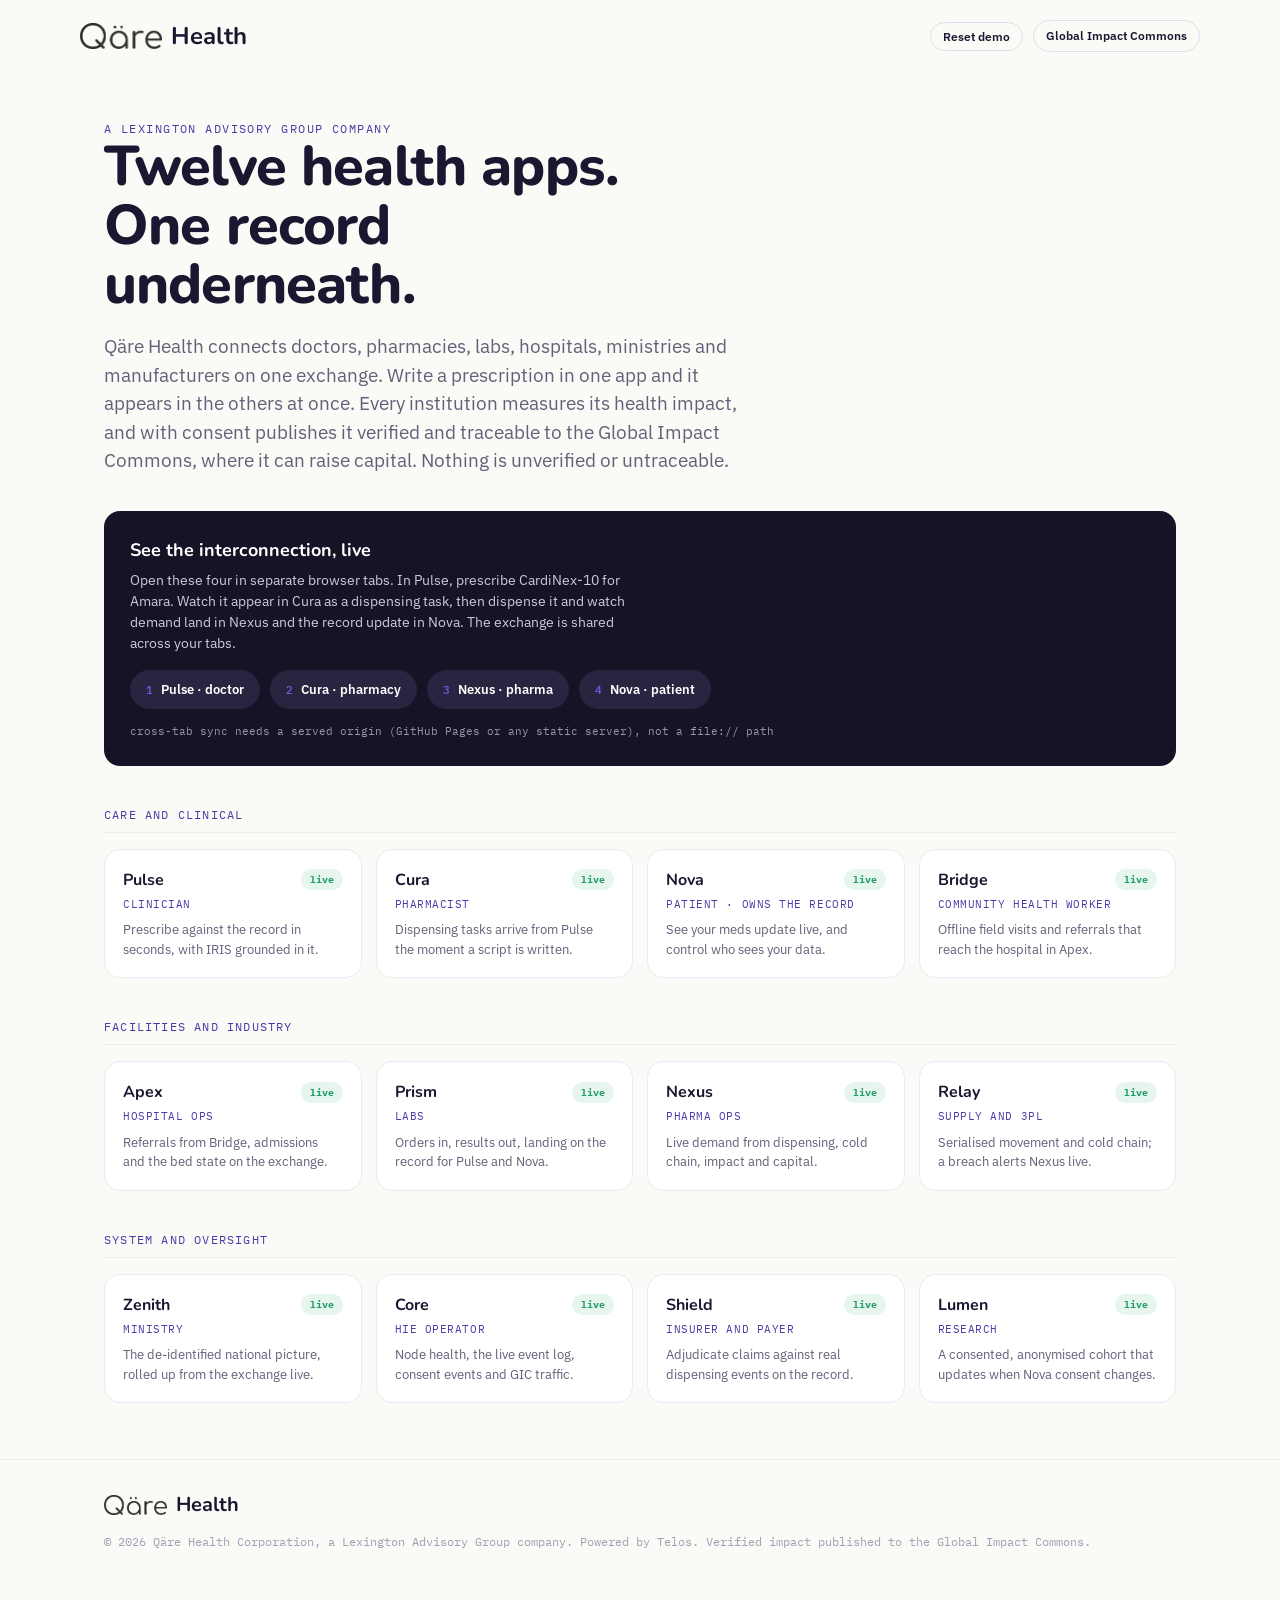
<file: index.html>
<!doctype html>
<html lang="en">
<head>
<meta charset="utf-8" />
<link rel="icon" href="data:," />
<meta name="viewport" content="width=device-width, initial-scale=1" />
<title>Qäre Health</title>
<meta name="description" content="Twelve connected health apps on one exchange. Every institution collects impact and, with consent, publishes it verified to the Global Impact Commons to raise capital." />
<link rel="preconnect" href="https://fonts.googleapis.com" />
<link rel="preconnect" href="https://fonts.gstatic.com" crossorigin />
<link href="https://fonts.googleapis.com/css2?family=Nunito:wght@600;700;800&family=IBM+Plex+Sans:wght@400;500;600;700&family=IBM+Plex+Mono:wght@400;500&display=swap" rel="stylesheet" />
<link rel="stylesheet" href="assets/tokens.css" />
<link rel="stylesheet" href="assets/qare.css" />
<style>
  main { padding: 48px 0 80px; }
  .hero h1 { font-family: var(--font-brand); font-weight: 800; font-size: clamp(32px, 5.4vw, 56px); line-height: 1.05; letter-spacing: -0.015em; max-width: 16ch; }
  .hero p { color: var(--mid); font-size: clamp(16px, 2vw, 19px); max-width: 60ch; margin-top: 18px; }
  .demo { background: var(--chrome); color: var(--surface); border-radius: var(--card-radius); padding: 26px; margin-top: 36px; }
  .demo h2 { font-family: var(--font-brand); font-weight: 700; font-size: 18px; }
  .demo p { color: var(--on-chrome); font-size: 14px; margin-top: 6px; max-width: 64ch; }
  .demo .steps { display: flex; gap: 10px; flex-wrap: wrap; margin-top: 16px; }
  .demo .chipbtn { display: inline-flex; align-items: center; gap: 8px; background: var(--chrome-soft); border: 1px solid var(--chrome-soft); border-radius: 999px; padding: 9px 15px; font-size: 13px; font-weight: 600; color: var(--surface); }
  .demo .chipbtn .n { font-family: var(--font-mono); font-size: 11px; color: var(--iris-bright); }
  .demo .note { color: var(--on-chrome-faint); font-family: var(--font-mono); font-size: 11px; margin-top: 14px; }
  .cluster { margin-top: 40px; }
  .cluster-label { font-family: var(--font-mono); font-size: 12px; letter-spacing: 0.1em; text-transform: uppercase; color: var(--iris); padding-bottom: 8px; border-bottom: 1px solid var(--hairline); }
  .grid { display: grid; grid-template-columns: repeat(4, 1fr); gap: 14px; margin-top: 16px; }
  @media (max-width: 900px) { .grid { grid-template-columns: repeat(2, 1fr); } }
  @media (max-width: 520px) { .grid { grid-template-columns: 1fr; } }
  .p { display: block; background: var(--surface); border: 1px solid var(--hairline); border-radius: var(--card-radius); padding: 18px; transition: all .15s ease; }
  .p.live:hover { box-shadow: var(--card-shadow); transform: translateY(-1px); border-color: var(--iris-line); }
  .p.soon { opacity: 0.72; }
  .p .pn { font-family: var(--font-brand); font-weight: 700; font-size: 16px; display: flex; align-items: center; justify-content: space-between; }
  .p .per { font-family: var(--font-mono); font-size: 11px; color: var(--iris); text-transform: uppercase; letter-spacing: 0.05em; margin-top: 4px; }
  .p .pd { font-size: 13px; color: var(--mid); margin-top: 8px; }
  .tag { font-family: var(--font-mono); font-size: 10px; border-radius: 999px; padding: 3px 9px; }
  .tag.live { background: var(--verified-tint); color: var(--verified); }
  .tag.soon { background: var(--unmeasured-tint); color: var(--mid); }
  .wordmark-xl { font-family: var(--font-brand); font-weight: 700; font-size: 24px; display: inline-flex; align-items: center; gap: 9px; color: var(--ink); }
  .wordmark-xl img { height: 26px; width: auto; display: block; }
  .wordmark-xl.sm img { height: 20px; }
  .wordmark-xl .dot { color: var(--iris-bright); }
  footer { border-top: 1px solid var(--hairline); margin-top: 56px; padding: 30px 0 50px; }
  footer .mono { color: var(--faint); font-size: 12px; }
  .topline { display: flex; justify-content: space-between; align-items: center; padding: 18px 0; }
  .topline .right { display: flex; gap: 10px; align-items: center; }
</style>
</head>
<body>
<div class="wrap topline">
  <div class="wordmark-xl"><img src="assets/brand/qare-wordmark.png" alt="Qäre"> Health</div>
  <div class="right">
    <button class="btn btn-ghost btn-sm" id="reset">Reset demo</button>
    <a class="btn btn-ghost btn-sm" href="https://claude.ai/artifact/2qLBV7z36uALqjeJPXxNG9" target="_blank" rel="noopener">Global Impact Commons</a>
  </div>
</div>

<main>
  <div class="wrap hero">
    <div class="eyebrow">A Lexington Advisory Group company</div>
    <h1>Twelve health apps. One record underneath.</h1>
    <p>Qäre Health connects doctors, pharmacies, labs, hospitals, ministries and manufacturers on one exchange. Write a prescription in one app and it appears in the others at once. Every institution measures its health impact, and with consent publishes it verified and traceable to the Global Impact Commons, where it can raise capital. Nothing is unverified or untraceable.</p>

    <div class="demo">
      <h2>See the interconnection, live</h2>
      <p>Open these four in separate browser tabs. In Pulse, prescribe CardiNex-10 for Amara. Watch it appear in Cura as a dispensing task, then dispense it and watch demand land in Nexus and the record update in Nova. The exchange is shared across your tabs.</p>
      <div class="steps">
        <a class="chipbtn" href="products/pulse/" target="_blank" rel="noopener"><span class="n">1</span> Pulse · doctor</a>
        <a class="chipbtn" href="products/cura/" target="_blank" rel="noopener"><span class="n">2</span> Cura · pharmacy</a>
        <a class="chipbtn" href="products/nexus/" target="_blank" rel="noopener"><span class="n">3</span> Nexus · pharma</a>
        <a class="chipbtn" href="products/nova/" target="_blank" rel="noopener"><span class="n">4</span> Nova · patient</a>
      </div>
      <div class="note">cross-tab sync needs a served origin (GitHub Pages or any static server), not a file:// path</div>
    </div>

    <div class="cluster">
      <div class="cluster-label">Care and clinical</div>
      <div class="grid">
        <a class="p live" href="products/pulse/"><div class="pn">Pulse <span class="tag live">live</span></div><div class="per">Clinician</div><div class="pd">Prescribe against the record in seconds, with IRIS grounded in it.</div></a>
        <a class="p live" href="products/cura/"><div class="pn">Cura <span class="tag live">live</span></div><div class="per">Pharmacist</div><div class="pd">Dispensing tasks arrive from Pulse the moment a script is written.</div></a>
        <a class="p live" href="products/nova/"><div class="pn">Nova <span class="tag live">live</span></div><div class="per">Patient · owns the record</div><div class="pd">See your meds update live, and control who sees your data.</div></a>
        <a class="p live" href="products/bridge/"><div class="pn">Bridge <span class="tag live">live</span></div><div class="per">Community health worker</div><div class="pd">Offline field visits and referrals that reach the hospital in Apex.</div></a>
      </div>
    </div>

    <div class="cluster">
      <div class="cluster-label">Facilities and industry</div>
      <div class="grid">
        <a class="p live" href="products/apex/"><div class="pn">Apex <span class="tag live">live</span></div><div class="per">Hospital ops</div><div class="pd">Referrals from Bridge, admissions and the bed state on the exchange.</div></a>
        <a class="p live" href="products/prism/"><div class="pn">Prism <span class="tag live">live</span></div><div class="per">Labs</div><div class="pd">Orders in, results out, landing on the record for Pulse and Nova.</div></a>
        <a class="p live" href="products/nexus/"><div class="pn">Nexus <span class="tag live">live</span></div><div class="per">Pharma ops</div><div class="pd">Live demand from dispensing, cold chain, impact and capital.</div></a>
        <a class="p live" href="products/relay/"><div class="pn">Relay <span class="tag live">live</span></div><div class="per">Supply and 3PL</div><div class="pd">Serialised movement and cold chain; a breach alerts Nexus live.</div></a>
      </div>
    </div>

    <div class="cluster">
      <div class="cluster-label">System and oversight</div>
      <div class="grid">
        <a class="p live" href="products/zenith/"><div class="pn">Zenith <span class="tag live">live</span></div><div class="per">Ministry</div><div class="pd">The de-identified national picture, rolled up from the exchange live.</div></a>
        <a class="p live" href="products/core/"><div class="pn">Core <span class="tag live">live</span></div><div class="per">HIE operator</div><div class="pd">Node health, the live event log, consent events and GIC traffic.</div></a>
        <a class="p live" href="products/shield/"><div class="pn">Shield <span class="tag live">live</span></div><div class="per">Insurer and payer</div><div class="pd">Adjudicate claims against real dispensing events on the record.</div></a>
        <a class="p live" href="products/lumen/"><div class="pn">Lumen <span class="tag live">live</span></div><div class="per">Research</div><div class="pd">A consented, anonymised cohort that updates when Nova consent changes.</div></a>
      </div>
    </div>
  </div>

  <footer><div class="wrap">
    <div class="wordmark-xl sm" style="font-size:20px"><img src="assets/brand/qare-wordmark.png" alt="Qäre"> Health</div>
    <div class="mono" style="margin-top:12px">© 2026 Qäre Health Corporation, a Lexington Advisory Group company. Powered by Telos. Verified impact published to the Global Impact Commons.</div>
  </div></footer>
</main>

<script src="assets/exchange.js"></script>
<script>
  document.getElementById('reset').addEventListener('click', function () {
    window.QareExchange.reset();
    this.textContent = 'Demo reset';
    var b = this; setTimeout(function () { b.textContent = 'Reset demo'; }, 1600);
  });
</script>
</body>
</html>
</file>
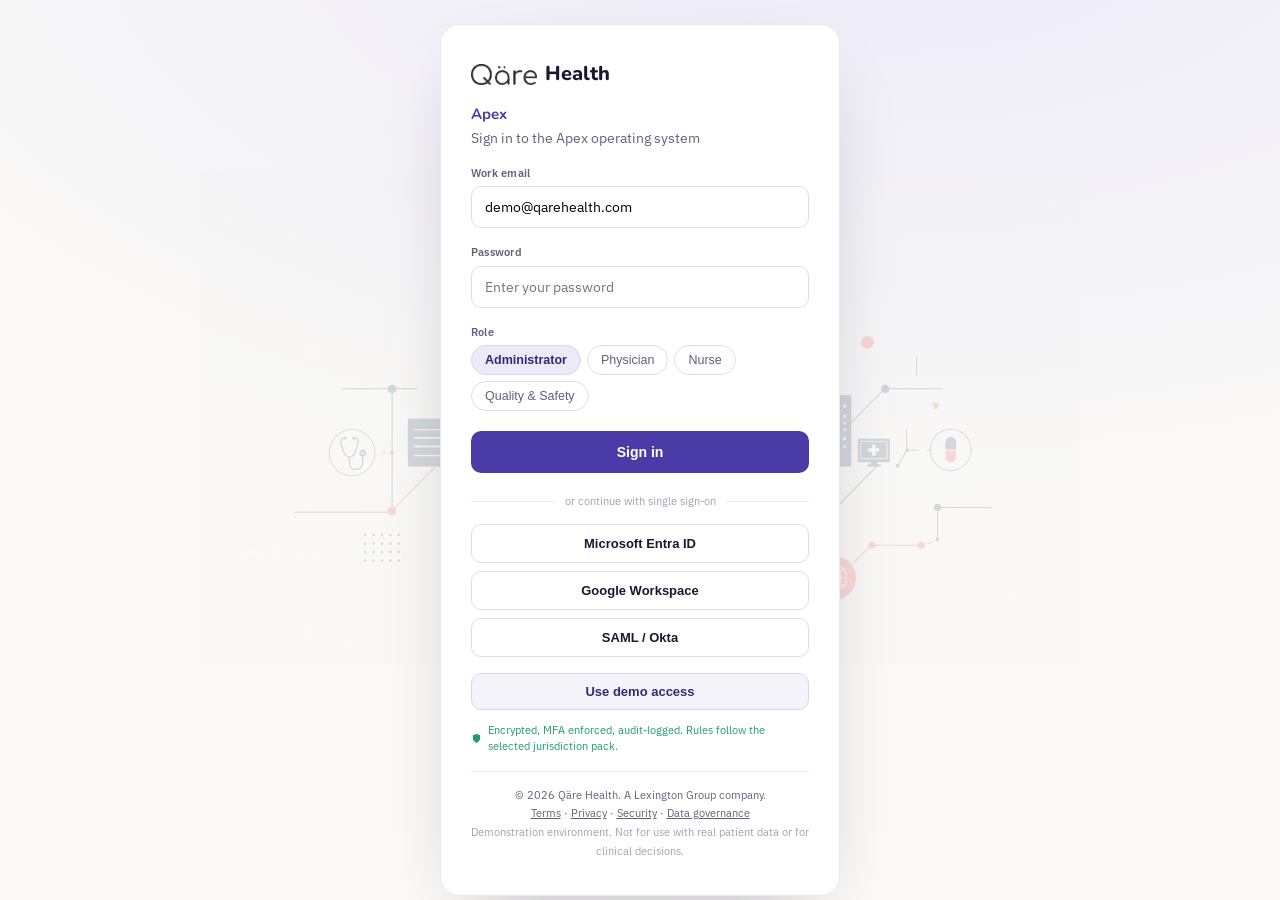
<file: products/apex/index.html>
<!doctype html>
<html lang="en">
<head>
<meta charset="utf-8" />
<link rel="icon" href="data:," />
<meta name="viewport" content="width=device-width, initial-scale=1" />
<title>Qäre Apex</title>
<meta name="description" content="Apex, the operating system for hospitals and nursing homes. One element library, three facility profiles, every module wired to the HIE and the GIC." />
<link rel="preconnect" href="https://fonts.googleapis.com" />
<link rel="preconnect" href="https://fonts.gstatic.com" crossorigin />
<link href="https://fonts.googleapis.com/css2?family=Nunito:wght@600;700;800&family=IBM+Plex+Sans:wght@400;500;600;700&family=IBM+Plex+Mono:wght@400;500&display=swap" rel="stylesheet" />
<link rel="stylesheet" href="../../assets/tokens.css" />
<link rel="stylesheet" href="../../assets/qare.css" />
<style>
  .refsel select { font-family: var(--font-ui); font-size: 12px; padding: 6px 10px; border: 1px solid var(--border); border-radius: 10px; background: var(--surface); color: var(--ink); max-width: 230px; }
  .refsel select:focus-visible { outline: none; box-shadow: var(--focus-ring); }
  .refnote { font-size: 12px; color: var(--mid); }
</style>
</head>
<body>
<div id="root"></div>
<script src="../../assets/exchange.js"></script>
<script src="../../assets/spine.js"></script>
<script src="../../assets/care.js"></script>
<script src="../../assets/app.js"></script>
<script src="../../assets/auth.js"></script>
<script>
(function () {
  var X = window.QareExchange, UI = window.QareUI, esc = UI.esc, money = UI.money;
  function isUS() { return X.pack && X.pack().id === 'US'; }
  UI.init('apex');
  var SESSION = null;

  /* ---------- facility profiles (the tenant lens for a facility OS) ---------- */
  var PROFILES = [
    { id: 'PROF-HOSP', name: 'Dhaka Tertiary Hospital', kind: 'Hospital', tag: 'ACUTE',
      persona: { id: 'U-NAIMA', name: 'Dr. Naima Islam', role: 'Director of operations' },
      cfg: { assessment: 'Acute care plan', payment: 'Case-based, outcome-linked', accred: 'National accreditation', window: true, unitWord: 'ward' },
      units: [ { name: 'General medicine', total: 60, occ: 51 }, { name: 'Surgery', total: 40, occ: 33 }, { name: 'Maternity', total: 30, occ: 27 }, { name: 'Paediatrics', total: 28, occ: 19 }, { name: 'ICU', total: 12, occ: 11 }, { name: 'Isolation', total: 10, occ: 3 } ] },
    { id: 'PROF-SNF', name: 'Shetu Post-Acute Care', kind: 'Skilled Nursing', tag: 'POST-ACUTE',
      persona: { id: 'U-SHAHANA', name: 'Shahana Akter', role: 'Administrator' },
      cfg: { assessment: 'Standard assessment, regulator schedule', payment: 'Per-diem, outcome-linked', accred: 'Staffing and licensure', window: true, unitWord: 'unit' },
      units: [ { name: 'Rehabilitation', total: 32, occ: 27 }, { name: 'Long-term care', total: 40, occ: 36 }, { name: 'Memory care', total: 18, occ: 15 } ] },
    { id: 'PROF-RES', name: 'Prosanti Residential Care', kind: 'Residential Care', tag: 'ASSISTED',
      persona: { id: 'U-RINA-H', name: 'Rina Haque', role: 'Care home manager' },
      cfg: { assessment: 'ADL review', payment: 'Private pay', accred: 'Licensure', window: false, unitWord: 'wing' },
      units: [ { name: 'Independent wing', total: 24, occ: 20 }, { name: 'Assisted wing', total: 28, occ: 25 }, { name: 'Respite', total: 8, occ: 3 } ] }
  ];
  var cur = PROFILES[0];
  var mod = 'command';
  function profileById(id) { for (var i = 0; i < PROFILES.length; i++) if (PROFILES[i].id === id) return PROFILES[i]; return PROFILES[0]; }
  function profileTabs() { return PROFILES.map(function (p) { return { id: p.id, name: p.name, sizeClass: p.tag }; }); }

  /* ---------- live state ---------- */
  var discharges = [], incidents = [], staffRoster = [], patients = [], notes = [], doctors = [], nurses = [], tickN = 0, acc = 0;
  var curPatientId = null, noteDraft = null, piiBlur = false, chartDomain = 'whole', glass = {};
  var compTab = 'overview', intTab = 'systems', outcomes = [], lastOv = -1;
  var inventory = [], orders = [], census = [], admDis = [], readmitHist = [], flowUnit = 'all', curItem = null, curStaff = null;
  function rnd(a, b) { return a + Math.floor(Math.random() * (b - a + 1)); }

  function seedState() {
    var now = Date.now(), d = 86400000;
    patients = [
      { id: 'PT-AMARA', name: 'Amara Okonkwo', age: 52, sex: 'F', mrn: 'QH-PT-100482', loc: 'Dhaka', lang: 'Bangla', code: 'Full code', risk: 'high',
        allergies: ['Penicillin'], problems: ['Type 2 diabetes (2019)', 'Hypertension (2021)', 'Post-discharge day 3'],
        meds: ['Metformin 500 mg BD', 'Amlodipine 5 mg OD', 'CardiNex-10 OD'],
        care: 'Home health daily visit; 30-day readmission window open', from: 'Union Health Outreach',
        enc: [['Oct 19', 'Discharge, cardiology', 'Dhaka Tertiary Hospital'], ['Oct 14', 'Admission, chest pain', 'Dhaka Tertiary Hospital'], ['Sep 02', 'Clinic review', 'Bhorosha Primary Care']] },
      { id: 'PT-RAHIM', name: 'Rahim Uddin', age: 71, sex: 'M', mrn: 'QH-PT-100611', loc: 'Gazipur', lang: 'Bangla', code: 'DNR', risk: 'rising',
        allergies: ['None known'], problems: ['COPD', 'Heart failure (NYHA II)', 'Post-discharge day 11'],
        meds: ['Furosemide 40 mg OD', 'Salbutamol inhaler PRN', 'Bisoprolol 2.5 mg OD'],
        care: 'Skilled nursing rehab; weekly review', from: 'Sylhet CHW Program',
        enc: [['Oct 11', 'Transfer to SNF', 'Shetu Post-Acute Care'], ['Oct 05', 'Admission, COPD exacerbation', 'Dhaka Tertiary Hospital']] },
      { id: 'PT-NILA', name: 'Nila Akter', age: 34, sex: 'F', mrn: 'QH-PT-100742', loc: 'Dhaka', lang: 'Bangla', code: 'Full code', risk: 'low',
        allergies: ['Sulfa drugs'], problems: ['Gestational diabetes', 'Antenatal, 32 weeks'],
        meds: ['Insulin (basal) 10 units nocte', 'Folic acid OD'],
        care: 'Antenatal clinic, fortnightly', from: 'Bhorosha Primary Care',
        enc: [['Oct 18', 'Antenatal review', 'Metro Polyclinic Network'], ['Oct 04', 'Antenatal review', 'Metro Polyclinic Network']] }
    ];
    // ---- Sample staff: 10 doctors, 10 nurses ----
    var dFirst = ['Naima', 'Imran', 'Ayesha', 'Kamal', 'Selim', 'Tahmina', 'Rahim', 'Sharmin', 'Jahangir', 'Lila'];
    var dLast = ['Islam', 'Chowdhury', 'Siddiqua', 'Uddin', 'Reza', 'Rahman', 'Khan', 'Akhtar', 'Alam', 'Fernando'];
    var specialties = ['Cardiology', 'Internal medicine', 'General surgery', 'Paediatrics', 'Pulmonology', 'Nephrology', 'Orthopaedics', 'Obstetrics', 'Emergency medicine', 'Endocrinology'];
    doctors = [];
    for (var di = 0; di < 10; di++) doctors.push({ id: 'DR-' + (di + 1), name: 'Dr. ' + dFirst[di] + ' ' + dLast[di], role: specialties[di], status: di % 4 === 0 ? 'On call' : 'On shift' });
    var nFirst = ['Shahana', 'Nusrat', 'Fatima', 'Rubina', 'Shaheen', 'Nasrin', 'Rokeya', 'Taslima', 'Sabina', 'Dilruba'];
    var nLast = ['Akter', 'Jahan', 'Begum', 'Haque', 'Sultana', 'Parveen', 'Khatun', 'Nahar', 'Yasmin', 'Banu'];
    nurses = [];
    for (var ni = 0; ni < 10; ni++) nurses.push({ id: 'NR-' + (ni + 1), name: nFirst[ni] + ' ' + nLast[ni], role: (cur.units[ni % cur.units.length] ? cur.units[ni % cur.units.length].name : 'Ward') + ' nurse', status: ni % 3 === 0 ? 'Night' : ni % 3 === 1 ? 'Evening' : 'Day' });

    // ---- Sample patients: generate up to 50 (3 canonical + generated) ----
    var pmF = ['Imran', 'Karim', 'Sohel', 'Tanvir', 'Jamal', 'Faruk', 'Nasir', 'Hasan', 'Mamun', 'Shakil', 'Rafiq', 'Masud', 'Arif', 'Monir', 'Russel', 'Shafiq', 'Babul', 'Jubayer', 'Rony', 'Sumon'];
    var pfF = ['Ayesha', 'Rubina', 'Laila', 'Nasrin', 'Rokeya', 'Shireen', 'Sultana', 'Parveen', 'Jesmin', 'Momena', 'Rahima', 'Sabina', 'Nargis', 'Shabnam', 'Kohinoor', 'Dilruba', 'Afroza', 'Sharmin', 'Nadia', 'Rina'];
    var pLast = ['Ahmed', 'Khan', 'Hossain', 'Rahman', 'Islam', 'Chowdhury', 'Akter', 'Begum', 'Uddin', 'Das', 'Sarkar', 'Haque', 'Alam', 'Mia', 'Siddiqui', 'Bhuiyan', 'Molla', 'Sheikh', 'Talukder', 'Karim'];
    var probPool = ['Type 2 diabetes', 'Hypertension', 'COPD', 'Heart failure (NYHA II)', 'Asthma', 'Chronic kidney disease', 'Post-operative recovery', 'Community-acquired pneumonia', 'Stroke rehabilitation', 'Ischaemic heart disease', 'Osteoarthritis', 'Iron-deficiency anaemia', 'Hypothyroidism', 'Dengue, recovering', 'Peptic ulcer disease'];
    var medPool = ['Metformin 500 mg BD', 'Amlodipine 5 mg OD', 'Losartan 50 mg OD', 'Atorvastatin 20 mg OD', 'Furosemide 40 mg OD', 'Salbutamol inhaler PRN', 'Omeprazole 20 mg OD', 'Levothyroxine 50 mcg OD', 'Aspirin 75 mg OD', 'Insulin basal 10 units nocte'];
    var allergyPool = ['None known', 'Penicillin', 'Sulfa drugs', 'Aspirin', 'None known', 'None known'];
    var referrers = ['Union Health Outreach', 'Sylhet CHW Program', 'National CHW Corps', 'Bhorosha Primary Care', 'Shetu Medical Centre'];
    var riskCycle = ['low', 'low', 'rising', 'low', 'high', 'low', 'rising', 'low', 'low', 'high'];
    for (var i = 0; i < 47; i++) {
      var male = (i + Math.floor(i / 3)) % 2 === 0;
      var fi = (i * 3 + Math.floor(i / 4)) % 20, li = (i * 7 + Math.floor(i / 3)) % pLast.length;
      var nm = (male ? pmF[fi % pmF.length] : pfF[fi % pfF.length]) + ' ' + pLast[li];
      var p1 = probPool[(i * 3 + Math.floor(i / 2)) % probPool.length], p2 = probPool[(i * 5 + 5) % probPool.length];
      var doc = doctors[i % doctors.length], nur = nurses[(i * 3) % nurses.length];
      patients.push({
        id: 'PT-' + (1000 + i), name: nm, age: 24 + (i * 7 + Math.floor(i / 2)) % 62, sex: male ? 'M' : 'F',
        mrn: 'QH-PT-' + (101000 + i * 7), loc: ['Dhaka', 'Gazipur', 'Sylhet', 'Chattogram', 'Narsingdi'][i % 5], lang: 'Bangla',
        code: i % 9 === 0 ? 'DNR' : 'Full code', risk: riskCycle[(i + Math.floor(i / 3)) % riskCycle.length],
        allergies: [allergyPool[i % allergyPool.length]], problems: p1 === p2 ? [p1] : [p1, p2],
        meds: [medPool[i % medPool.length], medPool[(i * 2 + 1) % medPool.length]],
        care: i % 3 === 0 ? 'Home health visit; 30-day window open' : i % 3 === 1 ? 'Outpatient review, fortnightly' : 'Inpatient, under ' + doc.role.toLowerCase(),
        from: referrers[i % referrers.length], attending: doc.name, attendingRole: doc.role, nurse: nur.name,
        enc: [[['Oct 20', 'Oct 18', 'Oct 15', 'Oct 12'][i % 4], i % 3 === 0 ? 'Discharge' : 'Clinic review', cur.name], ['Oct 0' + (2 + i % 7), 'Admission', cur.name]]
      });
    }
    // Assign every patient a bed, ward, length of stay and status (the inpatient roster).
    var statuses = ['Stable', 'Improving', 'Observation', 'Post-op', 'Critical'];
    patients.forEach(function (p, idx) {
      var u = cur.units[idx % cur.units.length];
      p.unit = u.name; p.bed = u.name.replace(/[^A-Za-z]/g, '').slice(0, 3).toUpperCase() + '-' + (10 + idx % Math.max(1, u.total));
      p.los = 1 + (idx * 3 + Math.floor(idx / 2)) % 14; p.status = p.risk === 'high' ? 'Observation' : statuses[(idx * 7 + Math.floor(idx / 3)) % statuses.length];
      p.dx = p.problems[0];
    });

    // Inventory and supply
    inventory = [
      { item: 'Oxygen cylinders', cat: 'Medical gases', onHand: 22, par: 30, uom: 'cyl', cold: false, burn: 9 },
      { item: 'IV fluids, normal saline', cat: 'Fluids', onHand: 310, par: 200, uom: 'bag', cold: false, burn: 48 },
      { item: 'Blood, O negative', cat: 'Blood bank', onHand: 4, par: 10, uom: 'unit', cold: true, burn: 3 },
      { item: 'Insulin', cat: 'Pharmacy', onHand: 85, par: 60, uom: 'vial', cold: true, burn: 7 },
      { item: 'OncoNex-100 (cold chain)', cat: 'Pharmacy', onHand: 18, par: 15, uom: 'vial', cold: true, burn: 2 },
      { item: 'Surgical gloves', cat: 'PPE', onHand: 1200, par: 800, uom: 'box', cold: false, burn: 60 },
      { item: 'N95 respirators', cat: 'PPE', onHand: 140, par: 300, uom: 'box', cold: false, burn: 35 },
      { item: 'Paracetamol injection', cat: 'Pharmacy', onHand: 430, par: 250, uom: 'amp', cold: false, burn: 40 },
      { item: 'Sutures, assorted', cat: 'Surgical', onHand: 60, par: 100, uom: 'pack', cold: false, burn: 12 },
      { item: 'Ringer lactate', cat: 'Fluids', onHand: 180, par: 150, uom: 'bag', cold: false, burn: 30 }
    ];
    inventory.forEach(function (it) { it.status = it.onHand < it.par ? 'low' : 'ok'; it.days = Math.round(it.onHand / it.burn); });

    // Orders and results (so the module is never empty)
    orders = [
      { test: 'HbA1c', patient: 'Amara Okonkwo', value: '8.1 %', flag: 'high', when: '2h ago' },
      { test: 'Full blood count', patient: 'Rahim Uddin', value: 'Hb 10.2 g/dL', flag: 'low', when: '3h ago' },
      { test: 'Chest X-ray', patient: 'Jamal Uddin', value: 'Right lower consolidation', flag: 'abnormal', when: '4h ago' },
      { test: 'Serum creatinine', patient: 'Nasrin Khan', value: '1.4 mg/dL', flag: 'high', when: '5h ago' },
      { test: 'Troponin I', patient: 'Imran Ahmed', value: 'Negative', flag: '', when: '6h ago' },
      { test: 'Blood culture', patient: 'Sohel Siddiqui', value: 'Pending', flag: 'pending', when: '7h ago' }
    ];

    // Chart history
    census = [138, 141, 139, 144, 146, 142, 148, 145, 150, 147, 149, 146, 151, beds().occ];
    admDis = [{ label: 'Mon', a: 22, b: 18 }, { label: 'Tue', a: 19, b: 21 }, { label: 'Wed', a: 24, b: 17 }, { label: 'Thu', a: 20, b: 23 }, { label: 'Fri', a: 26, b: 19 }, { label: 'Sat', a: 15, b: 20 }, { label: 'Sun', a: 12, b: 16 }];
    readmitHist = [7.8, 7.2, 6.9, 6.4, 6.1, 5.8];
    flowUnit = 'all'; curItem = null; curStaff = null;

    curPatientId = null; noteDraft = null;
    notes = [
      { id: 'N-0912', pt: 'PT-AMARA', type: 'Discharge summary', by: 'Dr. Naima Islam', when: 'Oct 19', signed: true },
      { id: 'N-0908', pt: 'PT-RAHIM', type: 'Progress note', by: 'Shahana Akter', when: 'Oct 18', signed: true }
    ];
    discharges = [
      { id: 'DC-241', patient: 'A. Khan', at: now - 24 * d, risk: 'low', status: 'in-window', loop: 'reported', to: 'Union Health Outreach' },
      { id: 'DC-242', patient: 'R. Begum', at: now - 11 * d, risk: 'rising', status: 'in-window', loop: 'seen', to: 'Sylhet CHW Program' },
      { id: 'DC-243', patient: 'M. Das', at: now - 3 * d, risk: 'high', status: 'in-window', loop: 'accepted', to: 'Union Health Outreach' },
      { id: 'DC-240', patient: 'S. Roy', at: now - 31 * d, risk: 'low', status: 'cleared', loop: 'closed', to: 'National CHW Corps' },
      { id: 'DC-239', patient: 'T. Islam', at: now - 33 * d, risk: 'low', status: 'cleared', loop: 'closed', to: 'Sylhet CHW Program' }
    ];
    incidents = [
      { id: 'INC-204', type: 'Medication near-miss', unit: 'General medicine', sev: 'Moderate', status: 'Investigating' },
      { id: 'INC-205', type: 'Patient fall', unit: 'Rehabilitation', sev: 'Minor', status: 'Closed' }
    ];
    staffRoster = [
      { shift: 'Day', nurses: 42, patients: 148, ratio: '1:3.5', status: cur.kind === 'Skilled Nursing' ? 'ok' : 'ok' },
      { shift: 'Evening', nurses: 31, patients: 150, ratio: '1:4.8', status: 'warn' },
      { shift: 'Night', nurses: 22, patients: 150, ratio: '1:6.8', status: 'warn' }
    ];
    acc = 0;
    outcomes = buildOutcomes();
  }
  function dayIn(dc) { return Math.min(30, Math.floor((Date.now() + acc - dc.at) / 86400000)); }
  function readmitted() { return discharges.filter(function (d) { return d.status === 'readmitted'; }).length; }
  function avoided() { return discharges.filter(function (d) { return d.status === 'cleared'; }).length; }
  function inWindow() { return discharges.filter(function (d) { return d.status === 'in-window'; }); }
  function readmitRate() { var t = discharges.length; return t ? (readmitted() / t * 100) : 0; }

  /* ---------- health outcomes: the only thing that tokenizes ----------
     An outcome is a measured improvement in health, over time, linked to an
     intervention. Staying out of hospital is not one. A record counts only if it
     has a baseline, an intervention link in the HIE, a follow-up after the
     protocol window, an independent source and a clinically meaningful change.
     Only cohorts of MIN_COHORT people or more are published, anonymised. */
  var MIN_COHORT = 5;
  var OUTCOME_DEFS = {
    'PROF-HOSP': [
      { m: 'HbA1c', u: '%', better: 'down', mcid: 0.5, win: 90, src: 'Prism lab result', base: [8.4, 9.1, 9.8, 8.9, 9.5], d: [0.7, 0.9, 1.2, 0.6, 1.0], iv: ['Dietitian referral and adherence counselling', 'Medication review and home-health visits', 'Structured diabetes education'] },
      { m: 'Systolic BP', u: 'mmHg', better: 'down', mcid: 10, win: 60, src: 'Device-synced home reading (Bridge)', base: [152, 160, 148, 165, 157], d: [14, 18, 12, 22, 16], iv: ['Antihypertensive titration and home BP log', 'Adherence counselling with caregiver', 'Medication reconciliation at discharge'] }
    ],
    'PROF-SNF': [
      { m: 'Barthel index', u: 'pts', better: 'up', mcid: 5, win: 30, src: 'Independent second-rater assessment', base: [45, 55, 60, 50, 65], d: [8, 10, 12, 7, 9], iv: ['Structured rehabilitation programme', 'Mobility and transfer training', 'Occupational therapy plan'] },
      { m: 'PHQ-9', u: 'pts', better: 'down', mcid: 5, win: 56, src: 'Patient-completed questionnaire', base: [14, 16, 12, 18, 15], d: [6, 8, 5, 9, 7], iv: ['Activity and social programme', 'Medication review', 'Counselling sessions'] }
    ]
  };
  OUTCOME_DEFS['PROF-RES'] = OUTCOME_DEFS['PROF-SNF'];
  function fnv(str) { var h = 0x811c9dc5; for (var i = 0; i < str.length; i++) { h ^= str.charCodeAt(i); h = Math.imul(h, 16777619) >>> 0; } return ('00000000' + h.toString(16)).slice(-8); }
  function merkleRoot(leaves) { if (!leaves.length) return '--------'; var lvl = leaves.slice(); while (lvl.length > 1) { var nx = []; for (var i = 0; i < lvl.length; i += 2) nx.push(fnv(lvl[i] + (lvl[i + 1] || lvl[i]))); lvl = nx; } return lvl[0]; }
  function buildOutcomes() {
    var defs = OUTCOME_DEFS[cur.id] || OUTCOME_DEFS['PROF-HOSP'], out = [];
    for (var i = 0; i < 27; i++) {
      var df = defs[i % 2], k = i % 9, j = Math.floor(i / 2) % df.base.length, dd = df.d[j], sgn = df.better === 'down' ? -1 : 1;
      var o = { id: 'OUT-' + (100 + i), subject: 'P-' + (4096 + i * 37).toString(16), measure: df.m, unit: df.u, better: df.better, mcid: df.mcid, win: df.win,
        baseline: df.base[j], follow: 0, reported: null, intervention: df.iv[j % df.iv.length], linked: true, independent: true, source: df.src, day0: df.win + 3 };
      var delta = dd;
      if (k === 4) o.day0 = df.win - 2;                                  // follow-up not due yet
      if (k === 5) o.linked = false;                                       // improved, but no intervention link
      if (k === 6) delta = df.mcid * 0.4;                                  // improved, below a meaningful change
      if (k === 7) { o.reported = Math.round((o.baseline + sgn * dd) * 10) / 10; delta = dd * 0.2; } // facility claimed more than the record shows
      if (k === 8) delta = -df.mcid * 0.3;                                 // no improvement
      o.follow = Math.round((o.baseline + sgn * delta) * 10) / 10;
      out.push(o);
    }
    return out;
  }
  function liveSet() { var o = receivingOrg(); return o ? X.care.liveOutcomes(o.id) : { records: [], withheld: 0, pending: 0, notMet: 0 }; }
  function allOutcomes() { return outcomes.concat(liveSet().records); }
  function outcomeEval(o) {
    var el = o.day0 + Math.floor(acc / 86400000);
    if (o.baseline == null) return { s: 'Unmeasured', why: 'No baseline measure' };
    if (el < o.win) return { s: 'Claimed', why: 'Follow-up not due until day ' + o.win + ' (day ' + el + ')', pending: true };
    if (!o.linked) return { s: 'Claimed', why: 'Improvement has no intervention link in the HIE' };
    if (!o.independent) return { s: 'Claimed', why: 'Facility-reported only' };
    if (o.reported != null && Math.abs(o.reported - o.follow) > o.mcid * 0.5) return { s: 'Inconsistent', why: 'Facility reported ' + o.reported + ', the record shows ' + o.follow };
    var delta = o.better === 'down' ? o.baseline - o.follow : o.follow - o.baseline;
    if (delta >= o.mcid) return { s: 'Verified', why: 'Meaningful improvement, independent record', delta: delta };
    if (delta > 0) return { s: 'Claimed', why: 'Improved, below the meaningful threshold' };
    return { s: 'Unmeasured', label: 'Not improved', why: 'No improvement at follow-up, so not an outcome' };
  }
  function outcomeTrace(o) { return fnv([o.id, o.subject, o.measure, o.baseline, o.follow, o.win, o.intervention, o.source].join('|')); }
  function outcomeGroups() {
    var g = {}, order = [];
    allOutcomes().forEach(function (o) {
      if (!g[o.measure]) { g[o.measure] = { measure: o.measure, unit: o.unit, better: o.better, win: o.win, n: 0, deltas: [], traces: [] }; order.push(o.measure); }
      var ev = outcomeEval(o);
      if (ev.s === 'Verified') { g[o.measure].n++; g[o.measure].deltas.push(ev.delta); g[o.measure].traces.push(outcomeTrace(o)); }
    });
    return order.map(function (m) {
      var x = g[m], d = x.deltas.slice().sort(function (a, b) { return a - b; }), h = Math.floor(d.length / 2);
      x.median = !d.length ? 0 : d.length % 2 ? d[h] : (d[h - 1] + d[h]) / 2; return x;
    });
  }
  function outcomeVerifiedCount() { return allOutcomes().filter(function (o) { return outcomeEval(o).s === 'Verified'; }).length; }
  function outcomeRoot() { var t = []; outcomeGroups().forEach(function (g) { if (g.n >= MIN_COHORT) t = t.concat(g.traces); }); return merkleRoot(t); }

  function beds() { var t = 0, o = 0; cur.units.forEach(function (u) { t += u.total; o += u.occ; }); o += X.admissions().filter(function (a) { return a.orgId === cur.id; }).length; return { total: t, occ: Math.min(t, o) }; }
  function receivingOrg() { var id = X.care.RECEIVING.filter(function (i) { return X.org(i) && X.org(i).name === cur.name; })[0]; return id ? X.org(id) : null; }
  function org0() { var o = receivingOrg(); return o ? o.id : cur.id; }
  function clinicRefs() { var o = receivingOrg(); return o ? X.care.referrals({ toOrgId: o.id }) : []; }
  function clinicPending() { return clinicRefs().filter(function (r) { return r.status === 'sent'; }); }
  function clinicReferralsHTML() {
    var o = receivingOrg(); if (!o) return '';
    var list = clinicRefs();
    var others = X.orgsFor('apex').filter(function (x) { return x.id !== o.id; });
    var chip = { sent: '<span class="chip claimed">awaiting your reply</span>', accepted: '<span class="chip verified">accepted</span>', declined: '<span class="chip inconsistent">declined</span>', 'patient-declined': '<span class="chip claimed">patient chose not to come</span>', admitted: '<span class="chip verified">admitted</span>', discharged: '<span class="chip verified">discharged</span>' };
    var post = X.orgsFor('bridge');
    return '<div class="card shadow" style="margin-bottom:16px"><div style="font-family:var(--font-brand);font-weight:700;margin-bottom:4px">Referrals from clinics</div>' +
      '<div class="refnote" style="margin-bottom:10px">Sent by a doctor in Pulse with the reason, current medicines and results. You accept or decline. A decline goes back to the doctor with your reason.</div>' +
      (list.length ? '<div class="qt-wrap" style="border:0"><table class="qt"><thead><tr><th>Patient</th><th>From</th><th>Reason</th><th>Shared</th><th>Status</th><th></th></tr></thead><tbody>' + list.slice().reverse().map(function (r) {
        var act = '';
        if (r.status === 'sent') {
          act = '<div class="refsel" style="display:flex;gap:6px;flex-wrap:wrap;justify-content:flex-end;align-items:center"><select id="ru-' + esc(r.referralId) + '" aria-label="Unit">' + cur.units.map(function (u) { return '<option>' + esc(u.name) + '</option>'; }).join('') + '</select><button class="btn btn-primary btn-sm" data-ref-accept="' + esc(r.referralId) + '">Accept</button></div>' +
            '<div class="refsel" style="display:flex;gap:6px;flex-wrap:wrap;justify-content:flex-end;align-items:center;margin-top:6px"><select id="rr-' + esc(r.referralId) + '" aria-label="Reason for declining"><option>No bed available in the unit needed</option><option>Needs a service we do not offer</option><option>Treat closer to home first</option><option>Information missing from the referral</option></select><select id="ra-' + esc(r.referralId) + '" aria-label="Suggest another hospital"><option value="">No suggestion</option>' + others.map(function (x) { return '<option value="' + x.id + '">' + esc(x.name) + '</option>'; }).join('') + '</select><button class="btn btn-ghost btn-sm" data-ref-decline="' + esc(r.referralId) + '">Decline</button></div>';
        } else if (r.status === 'accepted') act = '<button class="btn btn-primary btn-sm" data-ref-admit="' + esc(r.referralId) + '">Patient arrived, admit</button>';
        else if (r.status === 'admitted') act = '<div class="refsel" style="display:flex;gap:6px;flex-wrap:wrap;justify-content:flex-end;align-items:center"><select id="dd-' + esc(r.referralId) + '" aria-label="Post-acute provider">' + post.map(function (x) { return '<option value="' + x.id + '">' + esc(x.name) + '</option>'; }).join('') + '</select><input id="db-' + esc(r.referralId) + '" value="152" size="4" aria-label="Systolic blood pressure at discharge" style="width:64px;padding:6px 8px;border:1px solid var(--border);border-radius:10px"><button class="btn btn-primary btn-sm" data-ref-discharge="' + esc(r.referralId) + '">Discharge with follow-up</button></div><div class="refnote" style="text-align:right;margin-top:4px">Home follow-up plan, BP at discharge</div>';
        return '<tr><td class="nm">' + esc(r.patientName) + '<div class="sub2">' + esc(r.urgency) + '</div></td><td>' + esc(r.fromOrgName) + '<div class="sub2">' + esc(r.referrer) + '</div></td><td>' + esc(r.reason) + '</td>' +
          '<td class="sub2">' + r.shared.medicines.length + ' medicines, ' + r.shared.results.length + ' results</td><td>' + chip[r.status] + (r.status === 'declined' ? '<div class="sub2">' + esc(r.response.reason) + '</div>' : r.discharge ? '<div class="sub2">Follow-up with ' + esc(r.discharge.toOrgName) + '</div>' : r.notice ? '<div class="sub2">' + esc(r.notice.unit) + '</div>' : '') + '</td><td style="text-align:right">' + act + '</td></tr>';
      }).join('') + '</tbody></table></div>' : '<div class="refnote">No clinic referrals yet. Open Pulse, start a visit and refer a patient to ' + esc(cur.name) + '; it appears here live.</div>') + '</div>';
  }
  function incoming() { var admitted = X.admissions().map(function (a) { return a.household; }); return X.referrals().filter(function (r) { return admitted.indexOf(r.household) < 0; }); }
  function facilityReadmit() { return readmitHist.length ? readmitHist[readmitHist.length - 1] : 6.1; }
  function lowStock() { return inventory.filter(function (i) { return i.status === 'low'; }); }
  function statusChipCls(s) { return s === 'Critical' ? 'inconsistent' : s === 'Observation' || s === 'Post-op' ? 'claimed' : 'verified'; }

  /* ---------- small view helpers ---------- */
  function head(t, d) { return '<div class="sec-head"><div><div class="t">' + esc(t) + '</div><div class="d">' + esc(d) + '</div></div><div class="actions"><span class="band"><span class="livedot"></span>one exchange, live</span></div></div>'; }
  function prov(t) { return '<p class="provenance">' + esc(t) + '</p>'; }
  function kpiRow(items) { return '<div class="figs" style="margin-bottom:16px">' + items.map(function (a) { return '<div class="fig"><div class="fv"' + (a[2] ? ' id="' + a[2] + '"' : '') + '>' + a[0] + '</div><div class="fk">' + esc(a[1]) + '</div></div>'; }).join('') + '</div>'; }
  function card(title, inner) { return '<div class="card shadow" style="margin-bottom:14px"><div style="font-family:var(--font-brand);font-weight:700;font-size:14px;margin-bottom:10px">' + esc(title) + '</div>' + inner + '</div>'; }
  function row(left, sub, action) { return '<div style="display:flex;justify-content:space-between;align-items:center;gap:12px;padding:10px 0;border-bottom:1px solid var(--hairline)"><div><div style="font-size:13px;font-weight:600">' + left + '</div><div class="sub2" style="margin-left:16px">' + sub + '</div></div>' + (action || '') + '</div>'; }
  function row2(label, val) { return '<div class="row" style="padding:8px 10px"><span class="m">' + esc(label) + '</span><span class="v">' + val + '</span></div>'; }
  function riskChip(r) { var m = { low: 'verified', rising: 'claimed', high: 'inconsistent' }; return '<span class="chip ' + m[r] + '">' + esc(r) + ' risk</span>'; }
  function railChips(m) { var r = m.rails || {}; return '<span class="rails"><span class="rail exch ' + (r.hie ? 'on' : '') + '">HIE</span><span class="rail eesg ' + ((r.eesg && r.eesg.length) ? 'on' : '') + '">EESG</span><span class="rail gic ' + (r.gic ? 'on' : '') + '">GIC</span></span>'; }

  /* ---------- patient chart (native EHR, holistic record) ---------- */
  function patientById(id) { for (var i = 0; i < patients.length; i++) if (patients[i].id === id) return patients[i]; return null; }
  function patientResults(p) {
    var base = p.id === 'PT-AMARA' ? [['HbA1c', '8.1 %', 'high'], ['Blood pressure', '148/92', 'high'], ['Creatinine', '1.1 mg/dL', 'normal'], ['LDL', '134 mg/dL', 'high']]
      : p.id === 'PT-RAHIM' ? [['BNP', '640 pg/mL', 'high'], ['SpO2', '93 %', 'low'], ['Potassium', '4.2 mmol/L', 'normal']]
      : [['HbA1c', '6.2 %', 'normal'], ['Fasting glucose', '104 mg/dL', 'normal'], ['Haemoglobin', '11.1 g/dL', 'low']];
    // overlay any live lab results from Prism on the exchange for this patient
    X.labResults().forEach(function (l) { if (l.patient === p.id || l.mrn === p.mrn) base.unshift([l.testName || l.test || 'Lab', String(l.value != null ? l.value : '-'), l.flag ? 'high' : 'normal']); });
    return base;
  }
  function riskBanner(r) { var m = { low: 'verified', rising: 'claimed', high: 'inconsistent' }; return '<span class="chip ' + m[r] + '">' + esc(r) + ' readmission risk</span>'; }
  function chartHTML() {
    if (!curPatientId) {
      var hi = patients.filter(function (p) { return p.risk === 'high'; }).length;
      return head('Patient chart', 'The native record, holistic across encounters and connected sources. Open a patient to see the chart.') +
        kpiRow([[patients.length, 'patients', false], [hi, 'high readmission risk', false], [doctors.length, 'physicians on service', false], [nurses.length, 'nurses rostered', false]]) +
        '<div class="toolbar"><input class="search" placeholder="Search patients by name or MRN" disabled></div>' +
        '<div class="qt-wrap" style="max-height:520px;overflow:auto"><table class="qt"><thead><tr><th>Patient</th><th>MRN</th><th>Age/Sex</th><th>Key problems</th><th>Attending</th><th>Risk</th><th></th></tr></thead><tbody>' +
        patients.map(function (p) {
          return '<tr><td class="nm">' + esc(p.name) + '</td><td class="mono">' + esc(p.mrn) + '</td><td>' + p.age + ' / ' + esc(p.sex) + '</td><td class="sub2">' + esc(p.problems.slice(0, 2).join(', ')) + '</td><td class="sub2">' + esc(p.attending || 'Dr. Naima Islam') + '</td><td>' + riskBanner(p.risk) + '</td><td style="text-align:right"><button class="btn btn-primary btn-sm" data-patient="' + esc(p.id) + '">Open chart</button></td></tr>';
        }).join('') + '</tbody></table></div>' +
        prov(patients.length + ' patients on the service; one longitudinal record each, native data plus what the HIE and connected networks return');
    }
    var p = patientById(curPatientId), cd = chartData(p);
    return '<div class="sec-head"><div><div class="t">Unified care record</div><div class="d">Holistic across encounters, labs, pharmacy and connected sources, with the care plan, risk and compliance in one view.</div></div>' +
      '<div class="actions"><button class="btn btn-ghost btn-sm" data-patient="">All patients</button><button class="btn btn-primary btn-sm" data-newnote="' + esc(p.id) + '">AI conversation capture</button></div></div>' +
      '<div class="chart3">' + chartLeft(p, cd) + chartCenter(p, cd) + chartRight(p, cd) + '</div>';
  }
  function pii(s) { return '<span class="pii' + (piiBlur ? ' blur' : '') + '">' + esc(s) + '</span>'; }

  function chartLeft(p, cd) {
    var initials = p.name.split(' ').map(function (w) { return w[0]; }).slice(0, 2).join('');
    return '<div><div class="cblock"><h4>Beneficiary record <button class="piitoggle" data-pii="1">' + (piiBlur ? 'Show PII' : 'Blur PII') + '</button></h4>' +
      '<div class="crec-top"><div class="crec-av">' + esc(initials) + '</div><div><div class="crec-nm">' + pii(p.name) + '</div><div class="crec-meta">' + esc(p.sex) + ' · ' + pii('DOB on file') + ' · age ' + p.age + '<br>MRN ' + pii(p.mrn) + '</div></div></div>' +
      '<div style="display:flex;gap:6px;flex-wrap:wrap;margin-top:11px">' + riskBanner(p.risk) + '<span class="chip">' + esc(p.code) + '</span></div>' +
      '<div style="display:flex;gap:6px;flex-wrap:wrap;margin-top:6px"><span class="chip inconsistent">Allergy: ' + esc(p.allergies.join(', ')) + '</span></div></div>' +
      '<div class="cblock"><h4>Family & caregivers</h4>' + cd.family.map(function (f) { return '<div class="cmember"><span class="cmini">' + esc(f.name.split(' ').map(function (w) { return w[0]; }).slice(0, 2).join('')) + '</span><div style="flex:1"><div class="cnm">' + pii(f.name) + '</div><div class="crole">' + esc(f.rel) + '</div></div><span class="cdot ' + (f.consent ? 'on' : 'off') + '" title="' + (f.consent ? 'consented in Nova' : 'not consented') + '"></span></div>'; }).join('') + '<div class="sub2" style="margin-top:8px">A green dot means consented to view the record in Nova.</div></div>' +
      '<div class="cblock"><h4>Care team</h4>' + cd.team.map(function (t) { return '<div class="cmember"><span class="cmini">' + esc(t.name.split(' ').map(function (w) { return w[0]; }).slice(0, 2).join('')) + '</span><div style="flex:1"><div class="cnm">' + esc(t.name) + '</div><div class="crole">' + esc(t.role) + '</div></div></div>'; }).join('') + '</div>' +
      '<div class="cblock"><h4>Quick actions</h4>' +
        '<button class="qa-btn accent" data-newnote="' + esc(p.id) + '"><span class="shield" style="background:var(--iris-deep)"></span>AI conversation capture</button>' +
        '<button class="qa-btn" data-mod="orders">Order labs or imaging</button>' +
        '<button class="qa-btn" data-mod="medication">Reconcile medications</button>' +
        '<button class="qa-btn" data-mod="transitions">Open discharge plan</button></div>' +
      '</div>';
  }

  function chartCenter(p, cd) {
    var dtabs = [['whole', 'Whole person'], ['clinical', 'Clinical'], ['medication', 'Medication'], ['transitions', 'Transitions'], ['behavioral', 'Behavioral']];
    var goals = '<div class="goals">' + cd.goals.map(function (g) {
      var sc = g.status === 'ON TRACK' ? 'ontrack' : g.status === 'AT RISK' ? 'atrisk' : 'hold';
      return '<div class="goalcard"><div class="gtop"><span class="gstat ' + sc + '">' + esc(g.status) + '</span><span class="gdom">' + esc(g.domain) + '</span></div><div class="glabel">' + esc(g.label) + '</div><div class="progress"><div class="fill ' + (sc === 'atrisk' ? 'crit' : sc === 'ontrack' ? 'ok' : 'warn') + '" style="width:' + g.pct + '%"></div></div><div class="gpct"><span>progress</span><span>' + g.pct + '%</span></div></div>';
    }).join('') + '</div>';
    var tabs = '<div class="subtabs">' + dtabs.map(function (t) { return '<button class="subtab' + (chartDomain === t[0] ? ' on' : '') + '" data-domain="' + t[0] + '">' + esc(t[1]) + '</button>'; }).join('') + '</div>';
    var items = cd.timeline.filter(function (e) { return chartDomain === 'whole' || e.dkey === chartDomain; });
    var tl = '<div class="tl">' + (items.length ? items.map(function (e) {
      var protectedBlock = e.protected ? '<div class="protected"><span class="lock"><span class="shield" style="background:var(--mid)"></span>' + esc(e.protLabel || 'Protected note') + (glass[e.id] ? ', unsealed' : '') + '</span>' + (glass[e.id] ? '<span class="chip claimed">access logged</span>' : '<button class="glassbtn" data-glass="' + esc(e.id) + '">Break glass</button>') + '</div>' : '';
      var body = (e.protected && !glass[e.id]) ? '' : '<div class="tldesc">' + esc(e.desc) + '</div>';
      return '<div class="tlitem"><div class="tlic ' + e.kind.toLowerCase() + '">' + esc(e.badge) + '</div><div class="tlcard' + (e.kind === 'ALERT' ? ' alert' : '') + '"><div class="tlmeta"><span class="tlbadge">' + esc(e.kind) + '</span><span>' + esc(e.date) + '</span><span>· ' + esc(e.domain) + '</span>' + (e.goal ? '<span>· ' + esc(e.goal) + '</span>' : '') + '</div><div class="tltitle">' + esc(e.title) + '</div>' + body + protectedBlock + '</div></div>';
    }).join('') : '<div class="sub">No events in this domain.</div>') + '</div>';
    return '<div><div style="display:flex;align-items:center;gap:8px;margin-bottom:12px"><span class="shield" style="background:var(--iris)"></span><span style="font-family:var(--font-brand);font-weight:800;font-size:17px">Unified care plan</span></div>' +
      goals + tabs +
      '<div class="cblock"><h4>Clinical timeline</h4>' + tl + '</div>' +
      prov('native chart plus labs from Prism and medications from Cura over the HIE; every element carries its source and its consent') + '</div>';
  }

  function chartRight(p, cd) {
    var r = cd.risk;
    var ins = cd.insights.map(function (i) { return '<div class="ins ' + i.kind.toLowerCase() + '"><div class="ik">' + esc(i.kind) + '</div><div class="it">' + esc(i.text) + '</div></div>'; }).join('');
    var doms = '<div class="rdoms">' + r.domains.map(function (d) { return '<div class="rdom"><div class="rn">' + esc(d.name) + '</div><div class="rv">' + d.score + '</div></div>'; }).join('') + '</div>';
    var chk = cd.checklist.map(function (c) { return '<div class="chk"><span class="cico ' + (c.ok ? 'ok' : 'no') + '">' + (c.ok ? '✓' : '!') + '</span>' + esc(c.label) + '</div>'; }).join('');
    return '<div><div class="cblock"><h4><span class="shield" style="background:var(--iris-deep)"></span> Risk radar</h4>' +
      '<div class="radar"><div class="rscore">' + r.score + '</div><div class="rout">out of 5.0 readmission risk</div><div class="rtrend ' + r.trend + '">' + (r.trend === 'up' ? '↗ trending up' : r.trend === 'down' ? '↘ improving' : '→ stable') + ' · ' + esc(r.note) + '</div>' + doms + '</div></div>' +
      '<div class="cblock"><h4>IRIS insights</h4>' + ins + '<button class="qa-btn accent" data-iris-ask="What is the plan for ' + esc(p.name.split(' ')[0]) + '?">Ask IRIS about this patient</button></div>' +
      '<div class="cblock"><h4>Compliance checklist</h4>' + chk + '</div>' +
      '</div>';
  }

  function chartData(p) {
    if (p.id === 'PT-AMARA') return {
      goals: [
        { domain: 'Cardiometabolic', label: 'HbA1c to target, under 7%', status: 'AT RISK', pct: 40 },
        { domain: 'Cardiovascular', label: 'Blood pressure to under 140/90', status: 'AT RISK', pct: 35 },
        { domain: 'Transitions', label: 'Avoid 30-day readmission', status: 'ON TRACK', pct: 72 }
      ],
      timeline: [
        { id: 'T1', date: 'Today', kind: 'ALERT', badge: 'AL', domain: 'Medication', dkey: 'medication', goal: 'BP to target', title: 'Two missed Amlodipine doses', desc: 'Reported at the home visit. Correlates with higher readmission risk. Adherence counselling and a home BP log advised.' },
        { id: 'T2', date: 'Oct 21', kind: 'NOTE', badge: 'NT', domain: 'Clinical', dkey: 'clinical', goal: 'Avoid readmission', title: 'Home health visit 3', desc: 'Vitals stable, BP 148/92. Reinforced the medication plan and safety-net advice.' },
        { id: 'T3', date: 'Oct 20', kind: 'LAB', badge: 'LAB', domain: 'Cardiometabolic', dkey: 'clinical', goal: 'HbA1c to target', title: 'HbA1c 8.1 %', desc: 'Above target. Returned from Prism over the HIE and reconciled to the record.' },
        { id: 'T4', date: 'Oct 19', kind: 'NOTE', badge: 'BH', domain: 'Behavioral health', dkey: 'behavioral', goal: '', title: 'Counselling session note', desc: 'Discusses post-event anxiety and coping. Clinically relevant to adherence.', protected: true, protLabel: 'Psychotherapy note, protected under 42 CFR Part 2' },
        { id: 'T5', date: 'Oct 19', kind: 'DC', badge: 'DC', domain: 'Transitions', dkey: 'transitions', goal: 'Avoid readmission', title: 'Discharge, cardiology', desc: 'Discharged to home health. 30-day window opened. Referral and transport dispatched across the HIE.' },
        { id: 'T6', date: 'Oct 16', kind: 'MED', badge: 'RX', domain: 'Medication', dkey: 'medication', goal: '', title: 'CardiNex-10 dispensed', desc: 'Collected at Shetu Community Pharmacy. Reconciled from Cura over the HIE.' },
        { id: 'T7', date: 'Oct 14', kind: 'ADM', badge: 'ADM', domain: 'Clinical', dkey: 'clinical', goal: '', title: 'Admission, chest pain', desc: 'Admitted via ED. Troponin negative, hypertensive urgency managed.' }
      ],
      risk: { score: '4.2', trend: 'up', note: '+0.3 since discharge', domains: [{ name: 'Cardiometabolic', score: '3.5' }, { name: 'Adherence', score: '4.1' }, { name: 'Social support', score: '2.8' }] },
      team: [{ name: 'Dr. Naima Islam', role: 'Attending, cardiology' }, { name: cur.persona.name, role: cur.persona.role }, { name: 'Nusrat Jahan', role: 'Pharmacist (Cura)' }, { name: 'Fatima Begum', role: 'Home health (Bridge)' }],
      family: [{ name: 'Chidi Okonkwo', rel: 'Spouse', consent: true }, { name: 'Ada Okonkwo', rel: 'Daughter', consent: false }],
      checklist: [{ label: 'Consent on file', ok: true }, { label: 'Medication reconciliation', ok: true }, { label: 'Discharge summary signed', ok: true }, { label: '42 CFR Part 2 consent for protected note', ok: false }],
      insights: [
        { kind: 'CRITICAL', text: 'Two missed Amlodipine doses inside the 30-day window. Recommend adherence counselling and a home BP log, and confirm the next review is booked.' },
        { kind: 'RISK', text: 'HbA1c 8.1% and BP 148/92 both above target at day 3 post-discharge. Review within the week; a clinician decides escalation.' },
        { kind: 'OPPORTUNITY', text: 'Spouse is consented in Nova and can confirm medication pickup and arrange transport to the review, which lowers the readmission risk.' }
      ]
    };
    // Generic rich-enough data for the other patients, derived from their own record.
    return {
      goals: [
        { domain: 'Clinical', label: p.problems[0], status: p.risk === 'high' ? 'AT RISK' : 'ON TRACK', pct: p.risk === 'high' ? 38 : 64 },
        { domain: 'Transitions', label: 'Avoid 30-day readmission', status: 'ON TRACK', pct: 70 },
        { domain: 'Medication', label: 'Medication adherence', status: 'ON HOLD', pct: 55 }
      ],
      timeline: p.enc.map(function (e, i) { return { id: 'G' + i, date: e[0], kind: i === 0 ? 'DC' : 'ADM', badge: i === 0 ? 'DC' : 'ADM', domain: 'Clinical', dkey: 'clinical', goal: '', title: e[1], desc: e[2] + '.' }; }),
      risk: { score: p.risk === 'high' ? '4.0' : p.risk === 'rising' ? '3.4' : '2.1', trend: p.risk === 'rising' ? 'up' : 'flat', note: 'last evaluated today', domains: [{ name: 'Clinical', score: '3.2' }, { name: 'Adherence', score: '3.0' }, { name: 'Social', score: '2.4' }] },
      team: [{ name: p.attending || 'Dr. Naima Islam', role: (p.attendingRole || 'Attending') }, { name: p.nurse || cur.persona.name, role: 'Primary nurse' }, { name: 'Care coordinator', role: 'Transitions' }],
      family: [{ name: 'Next of kin', rel: 'Family', consent: true }],
      checklist: [{ label: 'Consent on file', ok: true }, { label: 'Medication reconciliation', ok: true }, { label: 'Care plan signed', ok: p.risk !== 'high' }],
      insights: [{ kind: p.risk === 'high' ? 'CRITICAL' : 'RISK', text: 'Primary problem is ' + p.problems[0] + '. Reinforce the care plan and confirm the next review is booked.' }, { kind: 'OPPORTUNITY', text: 'Family is consented in Nova and can support the plan at home.' }]
    };
  }

  /* ---------- clinical documentation: ambient scribe + translation ---------- */
  var DEMO_CONVO = [
    { who: 'Nurse', bn: 'Apnar buke betha ki ekhono ache?', en: 'Is the chest pain still there?' },
    { who: 'Patient', bn: 'Ektu ache, ar hatle haaper somossa hoy.', en: 'A little, and I get breathless when I walk.' },
    { who: 'Nurse', bn: 'Oshudh niyomito kheyechen? Metformin ar Amlodipine?', en: 'Have you taken your medicines regularly? Metformin and Amlodipine?' },
    { who: 'Patient', bn: 'Metformin kheyechi, kintu Amlodipine dui din miss hoyeche.', en: 'I took Metformin, but I missed Amlodipine for two days.' }
  ];
  function docHTML() {
    if (noteDraft && noteDraft.stage === 'drafted') {
      var p = patientById(noteDraft.pt);
      var isX = noteDraft.mode === 'translate';
      return head('Clinical note, draft', 'Telos drafted this from ' + (isX ? 'a translated patient conversation' : 'voice dictation') + '. Review, edit, and sign. Telos never signs; a licensed clinician does.') +
        '<div class="pitch"><div class="k">' + (isX ? 'Conversational translation' : 'Ambient scribe') + '</div><div class="l">' + (isX ? 'Captured in ' + esc(p.lang) + ', stored in English for consistency, structured and coded. Original transcript kept.' : 'Captured from voice, structured into the note template, orders surfaced as drafts.') + '</div></div>' +
        (isX ? '<div class="card shadow"><div style="font-family:var(--font-brand);font-weight:700;margin-bottom:8px">Transcript (' + esc(p.lang) + ' to English)</div>' + DEMO_CONVO.map(function (t) { return '<div style="padding:7px 0;border-bottom:1px solid var(--hairline)"><div style="font-size:12px;color:var(--mid)"><b>' + esc(t.who) + ':</b> ' + esc(t.bn) + '</div><div style="font-size:13px">' + esc(t.en) + '</div></div>'; }).join('') + '</div>' : '') +
        '<div class="card shadow" style="margin-top:16px"><div style="font-family:var(--font-brand);font-weight:700;margin-bottom:10px">Structured note, ' + esc(p.name) + '</div>' +
          soap('Subjective', 'Residual chest pain, exertional breathlessness. Reports missing Amlodipine for two days; Metformin taken.') +
          soap('Objective', 'Alert, comfortable at rest. Last BP 148/92, HbA1c 8.1%. No acute distress.') +
          soap('Assessment', 'Hypertension suboptimally controlled, partly adherence. Type 2 diabetes above target. Day 3 post-discharge, elevated readmission risk.') +
          soap('Plan', 'Reinforce Amlodipine adherence, home BP log, dietitian referral, review in 1 week. Safety-net advice given.') +
        '</div>' +
        '<div class="card shadow" style="margin-top:16px"><div style="font-family:var(--font-brand);font-weight:700;margin-bottom:8px">Telos extracted, as drafts for sign-off</div><div style="display:flex;gap:8px;flex-wrap:wrap">' +
          '<span class="chip claimed">Problem: BP above target</span><span class="chip claimed">Order: dietitian referral</span><span class="chip claimed">Task: adherence counselling</span><span class="chip claimed">Flag: 2 missed Amlodipine doses</span></div>' +
          '<div class="sub2" style="margin-top:10px">Coded to SNOMED CT and ICD-10. Nothing enters the record until a clinician signs.</div></div>' +
        '<div style="display:flex;gap:10px;margin-top:16px"><button class="btn btn-primary" data-signnote="1">Sign note</button><button class="btn btn-ghost" data-discardnote="1">Discard</button></div>' +
        prov('AI-drafted from ' + (isX ? 'translated conversation' : 'voice') + ', provenance-tagged, pending a licensed signature');
    }
    if (noteDraft && noteDraft.stage === 'capturing') {
      return head('Clinical note', 'Capturing...') + '<div class="card shadow" style="text-align:center;padding:40px"><div class="livedot"></div> <span class="sub">Telos is ' + (noteDraft.mode === 'translate' ? 'transcribing and translating the conversation' : 'transcribing the dictation') + ' and structuring the note...</span></div>';
    }
    return head('Clinical documentation', 'Notes for this facility. Create one by voice dictation, or by capturing a patient conversation with live translation.') +
      '<div style="display:flex;gap:10px;flex-wrap:wrap;margin-bottom:16px"><button class="btn btn-primary" data-startnote="dictate">New note, voice dictation</button><button class="btn btn-ghost" data-startnote="translate">New note, patient conversation + translation</button></div>' +
      '<div class="qt-wrap"><table class="qt"><thead><tr><th>Note</th><th>Patient</th><th>Type</th><th>By</th><th>When</th><th>Status</th></tr></thead><tbody>' +
      notes.map(function (n) { var p = patientById(n.pt); return '<tr><td class="mono">' + esc(n.id) + '</td><td class="nm">' + esc(p ? p.name : n.pt) + '</td><td>' + esc(n.type) + '</td><td>' + esc(n.by) + '</td><td class="mono">' + esc(n.when) + '</td><td>' + (n.signed ? '<span class="chip verified">signed</span>' : '<span class="chip claimed">draft</span>') + '</td></tr>'; }).join('') +
      '</tbody></table></div>' + prov('voice and conversation captured by Telos, structured and coded, signed by a licensed clinician');
  }
  function soap(h, b) { return '<div style="padding:8px 0;border-bottom:1px solid var(--hairline)"><div style="font-family:var(--font-mono);font-size:10px;letter-spacing:.06em;text-transform:uppercase;color:var(--iris)">' + esc(h) + '</div><div style="font-size:13px;margin-top:3px">' + esc(b) + '</div></div>'; }
  function loopChip(l) { var m = { sent: 'claimed', received: 'claimed', accepted: 'claimed', scheduled: 'claimed', seen: 'verified', reported: 'verified', closed: 'verified' }; return '<span class="chip ' + (m[l] || 'unmeasured') + '">loop: ' + esc(l) + '</span>'; }

  function transitionRows() {
    var w = cur.cfg.window;
    if (!w) return '<div class="sub">This profile does not run a 30-day readmission window.</div>';
    return inWindow().concat(discharges.filter(function (d) { return d.status !== 'in-window'; })).map(function (dc) {
      var day = dayIn(dc), pct = day / 30 * 100;
      var fill = dc.status === 'readmitted' ? 'crit' : dc.status === 'cleared' ? 'ok' : dc.risk === 'high' ? 'crit' : dc.risk === 'rising' ? 'warn' : '';
      return '<div style="padding:11px 0;border-bottom:1px solid var(--hairline)"><div style="display:flex;justify-content:space-between;align-items:center;gap:10px">' +
        '<div><span style="font-weight:600;font-size:13px">' + esc(dc.patient) + '</span> <span class="sub2">to ' + esc(dc.to) + '</span> ' + (dc.loop ? loopChip(dc.loop) : '') + '</div>' +
        (dc.status === 'in-window' ? riskChip(dc.risk) : dc.status === 'cleared' ? '<span class="chip verified">cleared window</span>' : '<span class="chip inconsistent">readmitted</span>') + '</div>' +
        '<div class="progress"><div class="fill ' + fill + '" style="width:' + pct + '%"></div></div>' +
        '<div style="display:flex;justify-content:space-between;margin-top:5px"><span class="band">day ' + day + ' of 30</span>' +
        (dc.status === 'in-window' ? '<span style="display:flex;gap:6px"><button class="btn btn-ghost btn-sm" data-decline="' + dc.id + '">Flag decline</button><button class="btn btn-ghost btn-sm" data-clear="' + dc.id + '">Mark recovered</button></span>' : '<span class="band mono">' + dc.id + '</span>') +
        '</div></div>';
    }).join('');
  }

  /* ---------- A1-A2: compliance sub-tabs ---------- */
  function compSubtabs() {
    var tabs = [['overview', 'Framework overview'], ['trust', 'Clinical trust vault'], ['model', 'Model governance']];
    return '<div class="subtabs" style="margin-bottom:16px">' + tabs.map(function (t) {
      return '<button class="subtab' + (compTab === t[0] ? ' on' : '') + '" data-comptab="' + t[0] + '">' + esc(t[1]) + '</button>';
    }).join('') + '</div>';
  }
  function trustCard(title, chipLabel, desc, rows, footer) {
    return '<div class="card shadow" style="margin-bottom:14px"><div style="display:flex;justify-content:space-between;align-items:center;margin-bottom:10px"><div style="font-family:var(--font-brand);font-weight:700;font-size:14px">' + esc(title) + '</div><span class="chip claimed">' + esc(chipLabel) + '</span></div>' +
      '<div class="sub2" style="margin-bottom:10px">' + esc(desc) + '</div>' +
      '<div class="rows">' + rows.map(function (r) { return '<div class="row" style="padding:7px 10px"><span class="m">' + esc(r[0]) + '</span><span class="v">' + r[1] + '</span></div>'; }).join('') + '</div>' +
      (footer ? '<div class="sub2" style="margin-top:10px;font-style:italic">' + esc(footer) + '</div>' : '') + '</div>';
  }
  function packPrivacyHTML() {
    var pk = X.pack(), fl = X.FLOWS || [];
    return trustCard('Privacy law: ' + pk.country + ' pack', 'Claimed', pk.law,
      [['Consent basis by flow', '<span class="chip claimed">see Core, Consent</span>'], ['Cross-border', esc(pk.crossBorder)], ['Cohort floor for publishing', '<span class="chip claimed">' + pk.minCohort + ' people</span>'], ['Status of this pack', '<span class="chip claimed">draft, needs local counsel</span>']],
      'The pack is policy data the exchange enforces on every access. It is a draft summary, not legal advice.') +
      trustCard('Sensitive records', 'Enforced in the demo', 'Records the patient marks sensitive, such as substance use, mental health or sexual health, are sealed and open only by break-glass or the patient\'s own consent.',
        [['Protected notes', '<span class="chip claimed">tagged and sealed</span>'], ['Break glass', '<span class="chip claimed">logged with identity and reason</span>'], ['Consent', '<span class="chip claimed">double-key, revocable</span>'], ['Re-disclosure', '<span class="chip claimed">blocked by default</span>']],
        'Try the break-glass on a protected behavioral health note in the chart.');
  }
  function clinicalTrustHTML() {
    var us = isUS();
    return '<div class="qt-wrap">' + (us ? '' : packPrivacyHTML()) + (us ? 
      trustCard('HIPAA / HITECH compliance', 'Architectural', 'Privacy and security are built into the architecture, not bolted on. Every access is logged, every record carries consent, and breach notification is automated.',
        [['Privacy rule', '<span class="chip claimed">compliant</span>'], ['Security rule', '<span class="chip claimed">compliant</span>'], ['Breach notification', '<span class="chip claimed">automated, 72h</span>'], ['Minimum necessary', '<span class="chip claimed">RBAC-enforced</span>'], ['Business associate', '<span class="chip claimed">BAA executed</span>']],
        'HIPAA is not a checklist. It is an architecture decision: minimum necessary is the default, not the exception.') : '') +
      trustCard('SOC 2 Type II', 'Report on file', 'Independent auditor attestation over the trust service criteria: security, availability, processing integrity, confidentiality and privacy.',
        [['Audit period', '12 months, continuous'], ['Trust criteria', '5 of 5 covered'], ['Exceptions', 'None'], ['Next audit', 'Q1 scheduled']],
        'The report is available under NDA to procurement and legal.') +
      (us ? trustCard('42 CFR Part 2 (substance use)', 'Enforced', 'Substance-use and behavioral health records carry the additional federal protection. The system enforces it with break-glass access and double consent.',
        [['Protected notes', '<span class="chip claimed">tagged and sealed</span>'], ['Break glass', '<span class="chip claimed">logged with identity and reason</span>'], ['Consent', '<span class="chip claimed">double-key, revocable</span>'], ['Re-disclosure', '<span class="chip claimed">blocked by default</span>']],
        'The chart shows this in action: try the break-glass on a protected behavioral health note.') : '') +
      trustCard('Role-based access (RBAC)', 'Minimum necessary', 'Every user gets the minimum access their role requires. A nurse sees vitals; a billing clerk sees the encounter, not the note. Escalation is logged.',
        [['Roles defined', '14'], ['Access matrix', '<span class="chip claimed">enforced per session</span>'], ['Escalation audit', '<span class="chip claimed">immutable log</span>'], ['Time-bound access', '<span class="chip claimed">auto-expire</span>']],
        null) +
      trustCard('Break-glass audit log', 'Immutable', 'Every instance where a user accesses a protected record outside their normal role is logged with identity, reason, timestamp and the patient record touched.',
        [['Entries (demo period)', '3'], ['Auto-alert', '<span class="chip claimed">compliance officer notified</span>'], ['Retention', '7 years, immutable'], ['Exportable', '<span class="chip claimed">to compliance tooling</span>']],
        null) +
      trustCard('Data ownership and model training', 'Unambiguous', 'Patient data belongs to the institution. It is never used to train models, never shared without consent, and never monetised.',
        [['Data ownership', '<span class="chip claimed">institution owns</span>'], ['Model training', '<span class="chip claimed">never, contractual</span>'], ['Data portability', '<span class="chip claimed">FHIR export, on demand</span>'], ['Deletion', '<span class="chip claimed">right to delete, 30 days</span>']],
        'This is contractual: the data processing agreement makes it enforceable, not aspirational.') +
      '</div>';
  }
  function modelGovernanceHTML() {
    var modelCard = [
      ['Model', 'Readmission risk, 30-day'],
      ['Version', 'v2.4.1, validated Q3'],
      ['Intended use', 'Decision support for discharge planning and post-acute transitions'],
      ['Input features', 'Diagnosis, comorbidities, LOS, prior admits, social determinants, medication adherence, lab trends'],
      ['Output', 'Risk score 0 to 5.0 with domain breakdown'],
      ['Validation cohort', '12,400 discharges, 3 facilities, 18-month retrospective'],
      ['Sensitivity', '0.84 (95% CI 0.81 to 0.87)'],
      ['Specificity', '0.79 (95% CI 0.76 to 0.82)'],
      ['Calibration', 'Hosmer-Lemeshow p = 0.41, well calibrated']
    ];
    var approvals = [
      ['Oct 22', 'IRIS flagged high readmission risk for A. Khan', 'Dr. Naima Islam', 'Accepted, ordered follow-up'],
      ['Oct 21', 'IRIS suggested adherence counselling for Amara Okonkwo', 'Shahana Akter', 'Accepted, scheduled'],
      ['Oct 20', 'IRIS recommended dietitian referral', 'Dr. Naima Islam', 'Accepted, order signed'],
      ['Oct 18', 'IRIS flagged night staffing ratio', 'Rina Haque', 'Acknowledged, agency nurse requested']
    ];
    return '<div class="qt-wrap">' +
      '<div class="card shadow" style="margin-bottom:14px"><div style="font-family:var(--font-brand);font-weight:700;margin-bottom:10px">Readmission risk model card</div>' +
      '<div class="rows">' + modelCard.map(function (r) { return '<div class="row" style="padding:7px 10px"><span class="m">' + esc(r[0]) + '</span><span class="v">' + esc(r[1]) + '</span></div>'; }).join('') + '</div>' +
      '<div class="sub2" style="margin-top:10px">The model is decision support. IRIS presents the risk; a clinician decides the action and signs. Nothing auto-actions.</div></div>' +
      '<div class="card shadow" style="margin-bottom:14px"><div style="display:flex;justify-content:space-between;align-items:center;margin-bottom:10px"><div style="font-family:var(--font-brand);font-weight:700">Human-in-the-loop rule</div><span class="chip claimed">Enforced</span></div>' +
      '<div class="sub2">Every IRIS suggestion near a clinical decision is presented as a recommendation with an action button. The action fires only after a licensed clinician clicks and signs. The model never discharges, admits, prescribes or escalates on its own. This is architectural, not policy.</div></div>' +
      '<div class="card shadow" style="margin-bottom:14px"><div style="display:flex;justify-content:space-between;align-items:center;margin-bottom:10px"><div style="font-family:var(--font-brand);font-weight:700">Drift monitoring</div><span class="chip claimed">Active</span></div>' +
      '<div class="rows"><div class="row" style="padding:7px 10px"><span class="m">Population drift (PSI)</span><span class="v">0.04 (stable)</span></div><div class="row" style="padding:7px 10px"><span class="m">Performance drift (AUC)</span><span class="v">0.82 (within threshold)</span></div><div class="row" style="padding:7px 10px"><span class="m">Retraining trigger</span><span class="v">PSI > 0.15 or AUC < 0.75</span></div><div class="row" style="padding:7px 10px"><span class="m">Last retrained</span><span class="v">Q3, on 14,200 encounters</span></div></div></div>' +
      '<div class="card shadow" style="margin-bottom:14px"><div style="font-family:var(--font-brand);font-weight:700;margin-bottom:10px">Action-approval log</div>' +
      '<div class="qt-wrap" style="border:0"><table class="qt"><thead><tr><th>Date</th><th>IRIS suggestion</th><th>Signed by</th><th>Decision</th></tr></thead><tbody>' +
      approvals.map(function (a) { return '<tr><td class="mono">' + esc(a[0]) + '</td><td class="sub2">' + esc(a[1]) + '</td><td class="nm">' + esc(a[2]) + '</td><td class="sub2">' + esc(a[3]) + '</td></tr>'; }).join('') +
      '</tbody></table></div></div></div>';
  }

  /* ---------- A3: integration sub-tabs ---------- */
  function intSubtabs() {
    var tabs = [['systems', 'Connected systems'], ['certification', 'Certification & interop'], ['coexistence', 'Coexistence']];
    return '<div class="subtabs" style="margin-bottom:16px">' + tabs.map(function (t) {
      return '<button class="subtab' + (intTab === t[0] ? ' on' : '') + '" data-inttab="' + t[0] + '">' + esc(t[1]) + '</button>';
    }).join('') + '</div>';
  }
  function certificationHTML() {
    if (!isUS()) return interopPackHTML();
    var certs = [
      ['ONC Health IT Certification (2015 Cures Update)', '<span class="chip claimed">Certified</span>', 'Covers USCDI v3, C-CDA, bulk FHIR, patient access API'],
      ['FHIR R4 conformance', '<span class="chip claimed">Conformant</span>', 'US Core 6.1.0 profiles, Argonaut, SMART on FHIR'],
      ['USCDI v3 data class coverage', '<span class="chip claimed">100%</span>', 'All 12 data classes and 53 elements mapped'],
      ['TEFCA / QHIN participation', '<span class="chip claimed">Application submitted</span>', 'Routing via designated QHIN for nationwide query'],
      ['Carequality connectivity', '<span class="chip claimed">Active</span>', 'Query-based document exchange with 70+ networks'],
      ['CommonWell membership', '<span class="chip claimed">Active</span>', 'Record locator and link service enrolled']
    ];
    var connections = [
      ['Epic (via FHIR R4)', 'Query and push', '<span class="chip claimed">Live</span>', 'ADT, results, notes, medications'],
      ['PointClickCare (SNF)', 'HL7 v2 + FHIR', '<span class="chip claimed">Live</span>', 'Transfers, MDS, medications, care plans'],
      ['Cerner / Oracle Health', 'FHIR R4', '<span class="chip claimed">Testing</span>', 'ADT, results, problem list'],
      ['MEDITECH Expanse', 'FHIR R4', '<span class="chip claimed">In progress</span>', 'ADT, results']
    ];
    return '<div class="qt-wrap">' +
      '<div class="card shadow" style="margin-bottom:14px"><div style="font-family:var(--font-brand);font-weight:700;margin-bottom:10px">Certification and standards</div>' +
      '<div class="qt-wrap" style="border:0"><table class="qt"><thead><tr><th>Standard</th><th>Status</th><th>Scope</th></tr></thead><tbody>' +
      certs.map(function (c) { return '<tr><td class="nm">' + esc(c[0]) + '</td><td>' + c[1] + '</td><td class="sub2">' + esc(c[2]) + '</td></tr>'; }).join('') +
      '</tbody></table></div></div>' +
      '<div class="card shadow" style="margin-bottom:14px"><div style="font-family:var(--font-brand);font-weight:700;margin-bottom:10px">EHR connections</div>' +
      '<div class="qt-wrap" style="border:0"><table class="qt"><thead><tr><th>System</th><th>Protocol</th><th>Status</th><th>Data</th></tr></thead><tbody>' +
      connections.map(function (c) { return '<tr><td class="nm">' + esc(c[0]) + '</td><td class="mono">' + esc(c[1]) + '</td><td>' + c[2] + '</td><td class="sub2">' + esc(c[3]) + '</td></tr>'; }).join('') +
      '</tbody></table></div></div></div>';
  }
  function interopPackHTML() {
    var pk = X.pack();
    var certs = [
      ['FHIR R4 resource views', '<span class="chip claimed">Specified</span>', 'Patient, Encounter, Observation (LOINC), MedicationRequest, MedicationDispense, ServiceRequest, Consent, AuditEvent. See Core, FHIR view.'],
      ['SMART on FHIR', '<span class="chip claimed">Specified</span>', 'Used only where the site already runs an EMR that supports it. Not assumed.'],
      ['Client registry (OpenHIE)', '<span class="chip claimed">Demonstrated</span>', 'Probabilistic matching with human review and patient confirmation. See Core, Identity.'],
      ['Facility and health-worker registries', '<span class="chip claimed">Planned</span>', 'Master lists the exchange will resolve against.'],
      ['Terminology service', '<span class="chip claimed">Planned</span>', 'LOINC for labs, ICD for diagnoses, national drug list to confirm for ' + esc(pk.country) + '.'],
      ['National health-data standard', '<span class="chip unmeasured">Unmeasured</span>', 'To confirm with the ministry for ' + esc(pk.country) + '. Nothing is assumed.']
    ];
    var connections = [
      ['Existing EMR with FHIR', 'FHIR R4 / SMART', '<span class="chip claimed">Per site</span>', 'ADT, results, medications, where the site has one'],
      ['Open-source EMR (for example OpenMRS)', 'FHIR R4 or REST', '<span class="chip claimed">Per site</span>', 'Encounters, orders, results'],
      ['National aggregate reporting (for example DHIS2)', 'Aggregate data exchange', '<span class="chip claimed">Planned</span>', 'Aggregate counts only, never identified records'],
      ['Paper or no EMR', 'Qäre native record', '<span class="chip claimed">Available</span>', 'Apex runs as the system of record at sites without one']
    ];
    return '<div class="qt-wrap">' +
      '<div class="card shadow" style="margin-bottom:14px"><div style="font-family:var(--font-brand);font-weight:700;margin-bottom:10px">Standards and registries, ' + esc(pk.country) + ' pack</div>' +
      '<div class="qt-wrap" style="border:0"><table class="qt"><thead><tr><th>Standard</th><th>Status</th><th>Scope</th></tr></thead><tbody>' +
      certs.map(function (c) { return '<tr><td class="nm">' + esc(c[0]) + '</td><td>' + c[1] + '</td><td class="sub2">' + c[2] + '</td></tr>'; }).join('') +
      '</tbody></table></div></div>' +
      '<div class="card shadow" style="margin-bottom:14px"><div style="font-family:var(--font-brand);font-weight:700;margin-bottom:10px">Connection patterns</div>' +
      '<div class="qt-wrap" style="border:0"><table class="qt"><thead><tr><th>System</th><th>Protocol</th><th>Status</th><th>Data</th></tr></thead><tbody>' +
      connections.map(function (c) { return '<tr><td class="nm">' + esc(c[0]) + '</td><td class="mono">' + esc(c[1]) + '</td><td>' + c[2] + '</td><td class="sub2">' + esc(c[3]) + '</td></tr>'; }).join('') +
      '</tbody></table></div></div></div>';
  }
  function coexistenceHTML() {
    return '<div class="qt-wrap">' +
      '<div class="pitch"><div class="k">Apex rides on top</div><div class="l">Apex does not replace your EHR. It augments the system of record with transitions intelligence, the EESG framework, and the capital rail. The EHR remains the source of truth for orders, notes and billing.</div></div>' +
      '<div class="card shadow" style="margin-bottom:14px"><div style="font-family:var(--font-brand);font-weight:700;margin-bottom:10px">Coexistence architecture</div>' +
      '<div class="rows">' +
      [['System of record', isUS() ? 'Your existing EHR' : 'Your existing EMR where there is one, otherwise the Qäre record'],
       ['Apex layer', 'Transitions, readmission risk, EESG, impact, capital'],
       ['Data flow', 'FHIR R4 bidirectional; your EHR is the authority'],
       ['Deployment', 'Cloud overlay, no on-premise install'],
       ['Go-live', '4 to 6 weeks from contract; no migration required'],
       ['Rollback', 'Remove the FHIR connection; your EHR is unchanged']].map(function (r) {
        return '<div class="row" style="padding:7px 10px"><span class="m">' + esc(r[0]) + '</span><span class="v">' + esc(r[1]) + '</span></div>';
      }).join('') + '</div></div>' +
      '<div class="card shadow" style="margin-bottom:14px"><div style="font-family:var(--font-brand);font-weight:700;margin-bottom:10px">Migration path (when you are ready)</div>' +
      '<div class="rows">' +
      [['Phase 1: Overlay', 'Apex reads from your EHR. All existing workflows unchanged.'],
       ['Phase 2: Dual write', 'New modules (transitions, EESG) write to both. Validation period.'],
       ['Phase 3: Primary', 'Clinical workflows move to Apex. EHR becomes the archive.'],
       ['Phase 4: Native', 'Full Apex EHR with all modules. Historical data migrated.']].map(function (r) {
        return '<div class="row" style="padding:7px 10px"><span class="m">' + esc(r[0]) + '</span><span class="v" style="max-width:340px">' + esc(r[1]) + '</span></div>';
      }).join('') + '</div>' +
      '<div class="sub2" style="margin-top:10px">Most facilities start and stay at Phase 1 or 2. The migration is optional; the value is in the overlay.</div></div></div>';
  }

  /* ---------- A4: adoption surface ---------- */
  function adoptionHTML() {
    var metrics = [
      ['Documentation time, before', '18 min / encounter'],
      ['Documentation time, with Apex scribe', '4.2 min / encounter'],
      ['Time saved per clinician per day', '2.1 hours'],
      ['Scribe accuracy (structured note vs clinician edit)', '94.3%'],
      ['Clicks per encounter, before', '142'],
      ['Clicks per encounter, with Apex', '38'],
      ['Clinician satisfaction (NPS)', '+62'],
      ['Adoption rate, 90 days', '89%']
    ];
    return head('Clinician adoption', 'Measured adoption: time saved, accuracy, effort reduced, satisfaction. Not a scripted demo.') +
      kpiRow([['77%', 'time saved on docs'], ['94.3%', 'scribe accuracy'], ['38', 'clicks / encounter'], ['+62', 'clinician NPS']]) +
      '<div class="split"><div class="card shadow"><div style="font-family:var(--font-brand);font-weight:700;margin-bottom:8px">Documentation time (min / encounter)</div>' +
        UI.barsChart([{ label: 'Before', a: 18 }, { label: 'With Apex', a: 4.2 }], { h: 140 }) + '</div>' +
      '<div class="card shadow"><div style="font-family:var(--font-brand);font-weight:700;margin-bottom:8px">Adoption rate, 12 weeks (%)</div>' +
        UI.lineChart([22, 38, 51, 62, 68, 74, 78, 82, 85, 87, 88, 89], { h: 140, labels: ['W1', '', '', '', '', '', '', '', '', '', '', 'W12'] }) + '</div></div>' +
      '<div class="card shadow" style="margin-top:16px"><div style="font-family:var(--font-brand);font-weight:700;margin-bottom:10px">Adoption metrics</div>' +
      '<div class="rows">' + metrics.map(function (r) { return '<div class="row" style="padding:7px 10px"><span class="m">' + esc(r[0]) + '</span><span class="v">' + esc(r[1]) + '</span></div>'; }).join('') + '</div></div>' +
      '<div class="pitch" style="margin-top:16px"><div class="k">Measured once live</div><div class="l">These figures are illustrative targets. Once deployed, each is computed from real usage data: session logs, edit distance between the AI draft and the signed note, and clinician surveys at 30, 60 and 90 days.</div></div>' +
      prov('illustrative targets; in production, computed from real encounter data, with scribe accuracy as edit distance between AI draft and signed note');
  }

  /* ---------- A5: multi-facility and whole-person ---------- */
  function multiFacilityHTML() {
    var facilities = [
      ['Dhaka Tertiary Hospital', 'Hospital', 180, 148, '82%', '5.8%', '1.9%', 12],
      ['Shetu Post-Acute Care', 'SNF', 90, 78, '87%', '4.2%', '0.8%', 8],
      ['Prosanti Residential Care', 'Residential', 60, 48, '80%', 'N/A', '0.3%', 6]
    ];
    return head('System view', 'Roll-up across facilities. One record, one framework, one capital position.') +
      kpiRow([['330', 'total beds'], ['274', 'occupied'], ['83%', 'system occupancy'], ['3', 'facilities']]) +
      '<div class="card shadow" style="margin-bottom:16px"><div style="font-family:var(--font-brand);font-weight:700;margin-bottom:10px">Facility roll-up</div>' +
      '<div class="qt-wrap" style="border:0"><table class="qt"><thead><tr><th>Facility</th><th>Type</th><th class="num">Beds</th><th class="num">Occ</th><th class="num">Occ %</th><th class="num">Readmit</th><th class="num">HAI</th><th class="num">EESG metrics</th></tr></thead><tbody>' +
      facilities.map(function (f) { return '<tr><td class="nm">' + esc(f[0]) + '</td><td class="sub2">' + esc(f[1]) + '</td><td class="num">' + f[2] + '</td><td class="num">' + f[3] + '</td><td class="num">' + esc(f[4]) + '</td><td class="num">' + esc(f[5]) + '</td><td class="num">' + esc(f[6]) + '</td><td class="num">' + f[7] + '</td></tr>'; }).join('') +
      '</tbody></table></div></div>' +
      '<div class="split"><div class="card shadow"><div style="font-family:var(--font-brand);font-weight:700;margin-bottom:8px">Occupancy by facility (%)</div>' +
        UI.barsChart([{ label: 'Hospital', a: 82 }, { label: 'SNF', a: 87 }, { label: 'Residential', a: 80 }], { h: 140 }) + '</div>' +
      '<div class="card shadow"><div style="font-family:var(--font-brand);font-weight:700;margin-bottom:8px">Readmission by facility (%)</div>' +
        UI.barsChart([{ label: 'Hospital', a: 5.8 }, { label: 'SNF', a: 4.2 }, { label: 'Residential', a: 0 }], { h: 140 }) + '</div></div>' +
      '<div class="card shadow" style="margin-top:16px"><div style="font-family:var(--font-brand);font-weight:700;margin-bottom:10px">Whole-person cross-setting record</div>' +
      '<div class="sub2" style="margin-bottom:10px">One patient, one record, across settings. A discharge from Hospital opens a window; the SNF picks up the same record; home health (Bridge) continues in the community; the patient sees the same record in Nova. Nothing is re-keyed.</div>' +
      '<div style="display:flex;gap:12px;flex-wrap:wrap">' +
      [['Hospital', 'Admission, acute care, discharge'], ['Post-acute', 'Rehab, standard assessment, care plan'], ['Home health', 'Bridge visit, medication check, vital signs'], ['Community', 'CHW follow-up, social determinants'], ['Patient', 'Nova: the same record, their view']].map(function (s) {
        return '<div class="card shadow" style="flex:1;min-width:140px;padding:12px"><div style="font-family:var(--font-brand);font-weight:700;font-size:12px;margin-bottom:4px">' + esc(s[0]) + '</div><div class="sub2" style="font-size:11px">' + esc(s[1]) + '</div></div>';
      }).join('') + '</div></div>' +
      prov('one record across settings and sites, with roll-up reporting; the whole-person view is the flagship differentiator');
  }

  /* ---------- A6: ROI ---------- */
  function roiHTML() {
    var us = isUS();
    var drivers = [
      us ? ['HRRP penalty avoidance', '$840,000', 'Readmission rate from 7.8% to 5.8%; penalty reduction at current Medicare volume']
         : ['Referral completion and avoided repeat tests', '$840,000', 'Fewer lost referrals and duplicate tests because results follow the patient; volumes supplied by the buyer'],
      ['LOS reduction', '$620,000', '0.4 day mean LOS reduction at $1,550 per bed-day marginal cost'],
      ['Denial reduction', '$380,000', '18% fewer denials from real-time eligibility and prior auth at order entry'],
      ['Staffing optimisation', '$290,000', 'Predictive scheduling reduces agency spend by 22%'],
      ['Documentation time saved', '$410,000', '2.1 hours per clinician per day at loaded cost'],
      ['Infection prevention', '$260,000', 'HAI rate reduction from 2.6% to 1.9%'],
      ['Supply chain efficiency', '$180,000', 'Par-level automation and cold-chain-aware reorder']
    ];
    return head('ROI and financial case', 'The defensible financial case for the board. Every figure traces to an assumption.') +
      kpiRow([['$2.98M', 'total annual value'], ['$780K', 'annual cost'], ['3.8x', 'ROI multiple'], ['4 months', 'payback period']]) +
      '<div class="card shadow" style="margin-bottom:16px"><div style="font-family:var(--font-brand);font-weight:700;margin-bottom:10px">Value drivers</div>' +
      '<div class="qt-wrap" style="border:0"><table class="qt"><thead><tr><th>Driver</th><th class="num">Annual value</th><th>Basis</th></tr></thead><tbody>' +
      drivers.map(function (d) { return '<tr><td class="nm">' + esc(d[0]) + '</td><td class="num">' + esc(d[1]) + '</td><td class="sub2">' + esc(d[2]) + '</td></tr>'; }).join('') +
      '</tbody></table></div></div>' +
      '<div class="split"><div class="card shadow"><div style="font-family:var(--font-brand);font-weight:700;margin-bottom:10px">Value-based contract</div>' +
      '<div class="rows">' +
      (us ? [['Program', 'CMS Hospital Readmissions Reduction Program (HRRP)'],
       ['Payer', 'Medicare; expandable to Medicaid MCO and commercial'],
       ['Outcome metric', '30-day all-cause readmission rate (a utilization indicator)'],
       ['Baseline', '7.8% (facility, 12-month trailing)'],
       ['Target', '5.0% (national top quartile)'],
       ['Payment trigger', 'Penalty avoidance + shared savings'],
       ['Contract term', '36 months with annual true-up']]
       : [['Program', 'Outcome-linked financing through the Global Impact Commons'],
       ['Payer', 'Ministry programme, insurer or capital partner, to be agreed'],
       ['Outcome metric', 'Measured improvement linked to an intervention, per the outcome rule'],
       ['Baseline', 'Measured per patient at enrolment'],
       ['Target', 'Set with the payer against the clinical threshold'],
       ['Payment trigger', 'Verified outcomes only, in cohorts of at least ' + X.pack().minCohort],
       ['Contract term', 'To be agreed']]).map(function (r) {
        return '<div class="row" style="padding:7px 10px"><span class="m">' + esc(r[0]) + '</span><span class="v">' + esc(r[1]) + '</span></div>';
      }).join('') + '</div></div>' +
      '<div style="display:flex;flex-direction:column;gap:16px"><div class="card shadow"><div style="font-family:var(--font-brand);font-weight:700;margin-bottom:10px">Implementation</div>' +
      '<div class="rows">' + [['Go-live', '4 to 6 weeks from contract'], ['Rollout', 'Phased: transitions first, then clinical, then enterprise'], ['Risk', 'Overlay model; no migration, no rip-and-replace'], ['Support', 'Dedicated CSM and clinical informatics']].map(function (r) {
        return '<div class="row" style="padding:7px 10px"><span class="m">' + esc(r[0]) + '</span><span class="v">' + esc(r[1]) + '</span></div>';
      }).join('') + '</div></div>' +
      '<div class="card shadow"><div style="font-family:var(--font-brand);font-weight:700;margin-bottom:10px">Comparable</div>' +
      '<div class="sub2">Placeholder. No evidenced comparable is held yet. When one is, it is listed here with the facility type, the measure, the window and the source record.</div></div></div></div>' +
      prov('a projection from illustrative assumptions; the buyer supplies the real volumes and can challenge every figure');
  }

  /* ---------- A7: references ---------- */
  function referencesHTML() {
    var refs = [
      ['case', 'Urban tertiary hospital (placeholder)', 'Slot for a deployed customer. Replace with a named, evidenced case study before external use.'],
      ['case', 'Skilled nursing group (placeholder)', 'Slot for a deployed customer. Replace with a named, evidenced case study before external use.'],
      ['case', 'Rural critical-access hospital (placeholder)', 'Slot for a deployed customer. Replace with a named, evidenced case study before external use.'],
      ['analyst', 'Analyst peer ratings (placeholder)', 'No analyst rating is held. Reserved for a real, cited rating.'],
      ['analyst', 'Independent market assessment (placeholder)', 'No assessment is held. Reserved for a real, cited assessment.'],
      ['compliance', 'SOC 2 Type II (planned)', 'Shown as a target. Becomes Verified only when the report is attached.'],
      ['compliance', 'Security risk assessment (planned)', 'Shown as a target. Becomes Verified only when the assessor report is attached.'],
      ['compliance', 'Health IT certification, where the market requires it (planned)', 'Shown as a target. Becomes Verified only when the certificate is attached.']
    ];
    return head('Proof and references', 'The slots for case studies, analyst recognition and compliance artefacts, and what each needs before it counts.') +
      kpiRow([['0', 'case studies held'], ['0', 'analyst ratings held'], ['0', 'certificates held'], ['n/a', 'reference calls']]) +
      '<div class="cards3">' + refs.map(function (r) {
        var icon = r[0] === 'case' ? 'CS' : r[0] === 'analyst' ? 'AN' : 'CA';
        var kind = r[0] === 'case' ? 'Case study' : r[0] === 'analyst' ? 'Analyst' : 'Compliance';
        return '<div class="card shadow"><div style="display:flex;gap:8px;align-items:center;margin-bottom:8px"><span class="ic" style="font-size:10px;width:28px;height:28px">' + icon + '</span><div><div style="font-family:var(--font-brand);font-weight:700;font-size:13px">' + esc(r[1]) + '</div><div class="sub2" style="font-size:11px">' + esc(kind) + '</div></div><span class="chip claimed" style="margin-left:auto">Illustrative</span></div>' +
          '<div class="sub2" style="font-size:12px;line-height:1.5">' + esc(r[2]) + '</div></div>';
      }).join('') + '</div>' +
      '<div class="card shadow" style="margin-top:16px;text-align:center;padding:24px"><div style="font-family:var(--font-brand);font-weight:700;margin-bottom:6px">Reference calls</div><div class="sub2">No customer reference is available yet. When one is, it is listed here with the contact route and what was measured.</div></div>' +
      prov('placeholders only; each is replaced by a named, evidenced reference before any external demonstration');
  }

  function openDevs() { return incidents.filter(function (i) { return i.status !== 'Closed'; }); }

  /* ================= element library ================= */
  var MODULES = [
    { key: 'command', label: 'Command', ic: 'CM', group: 'Today', core: true, desc: 'The operating surface across the facility.',
      rails: { hie: ['REFERRAL', 'ADMISSION', 'DISCHARGE'], eesg: [], gic: false }, agents: ['Flow', 'Quality', 'Clinical'],
      render: function () {
        var b = beds(), inc = incoming(), low = lowStock();
        function tile(v, k, mod) { return '<div class="fig click" data-mod="' + mod + '"><div class="fv">' + v + '</div><div class="fk">' + esc(k) + '</div></div>'; }
        var tiles = '<div class="figs" style="margin-bottom:16px">' +
          tile(b.occ + '/' + b.total, 'beds occupied', 'flow') + tile(inc.length + clinicPending().length, 'referrals waiting', 'intake') +
          tile(inWindow().filter(function (d) { return d.risk === 'high'; }).length, 'high readmission risk', 'transitions') +
          tile(facilityReadmit().toFixed(1) + '%', '30-day readmission', 'quality') + tile(low.length, 'supplies below par', 'inventory') + '</div>';
        return head('Command', 'The whole house at a glance. Every tile opens its detail.') + tiles +
          '<div class="split"><div class="card shadow"><div class="chead" style="display:flex;justify-content:space-between;align-items:baseline;margin-bottom:8px"><div style="font-family:var(--font-brand);font-weight:700">Census, 14 days</div><div class="band mono">' + Math.round(b.occ / b.total * 100) + '% occupancy</div></div>' + UI.lineChart(census, { h: 140 }) + '</div>' +
          '<div class="card shadow"><div style="font-family:var(--font-brand);font-weight:700;margin-bottom:8px">30-day readmission, 6 months</div>' + UI.lineChart(readmitHist, { h: 140, color: 'var(--verified)', labels: ['', '', '', '', '', 'now'] }) + '<div class="band" style="margin-top:4px">trending down, 7.8% to ' + facilityReadmit().toFixed(1) + '%</div></div></div>' +
          '<div class="split" style="margin-top:16px"><div>' + card('Needs you',
            (inc.length ? inc.slice().reverse().map(function (r) { return row('<span class="sev warn"></span>Referral: ' + esc(r.patientName), esc(r.village) + ' &middot; ' + esc(r.reason), '<button class="btn btn-primary btn-sm" data-admit="' + esc(r.household) + '">Admit</button>'); }).join('') : '') +
            (inWindow().filter(function (d) { return d.risk === 'high'; }).map(function (d) { return row('<span class="sev crit"></span>High readmission risk: ' + esc(d.patient), 'day ' + dayIn(d) + ' of 30, home health flagged a decline', '<button class="btn btn-ghost btn-sm" data-mod="transitions">Transitions</button>'); }).join('')) +
            (low.length ? row('<span class="sev warn"></span>' + low.length + ' supplies below par', low.slice(0, 2).map(function (i) { return esc(i.item); }).join(', ') + (low.length > 2 ? ', and more' : ''), '<button class="btn btn-ghost btn-sm" data-mod="inventory">Inventory</button>') : '') +
            row('<span class="sev warn"></span>Night staffing thin', '1:6.8 nurse ratio, below target', '<button class="btn btn-ghost btn-sm" data-mod="staffing">Staffing</button>')) +
          '</div><div class="card shadow"><div style="font-family:var(--font-brand);font-weight:700;margin-bottom:8px">Admissions vs discharges, 7 days</div>' + UI.barsChart(admDis, { h: 150 }) + '<div class="legendrow"><span><i class="a"></i>Admissions</span><span><i class="b"></i>Discharges</span></div></div></div>' +
          prov('reads referrals, admissions, discharges and the floor state from the HIE; posts nothing itself');
      } },

    { key: 'intake', label: 'Referral intake', ic: 'RI', group: 'Today', desc: 'Community referrals from Bridge. Admit or redirect.',
      rails: { hie: ['REFERRAL', 'ADMISSION'], eesg: [{ pillar: 'Social', front: 'Access and coverage', measure: 'Referrals accepted, quarter', value: '1,240', status: 'Claimed' }], gic: true }, agents: ['Flow', 'Clinical'],
      render: function () {
        var inc = incoming();
        return head('Referral intake', 'Referrals from clinics and community health workers. Accept, decline with a reason, or admit.') + clinicReferralsHTML() +
          (inc.length ? '<div class="qt-wrap"><table class="qt"><thead><tr><th>Patient</th><th>From</th><th>Reason</th><th>Screening</th><th></th></tr></thead><tbody>' +
            inc.slice().reverse().map(function (r) { return '<tr><td class="nm">' + esc(r.patientName) + '</td><td>' + esc(r.village) + '</td><td>' + esc(r.reason) + '</td><td><span class="chip claimed">field-screened</span></td><td style="text-align:right"><button class="btn btn-primary btn-sm" data-admit="' + esc(r.household) + '">Admit</button></td></tr>'; }).join('') + '</tbody></table></div>'
            : '<div class="card"><div class="sub">No referrals waiting. Open Bridge in another tab and refer a household; it appears here live.</div></div>') +
          prov('REFERRAL events from Bridge; admitting writes an ADMISSION back to the HIE');
      } },

    { key: 'flow', label: 'Patient flow', ic: 'PF', group: 'Today', desc: 'Live occupancy and census by unit.',
      rails: { hie: ['ADMISSION', 'DISCHARGE'], eesg: [{ pillar: 'Social', front: 'Access and coverage', measure: 'Bed occupancy', valueFn: function () { var b = beds(); return Math.round(b.occ / b.total * 100) + '%'; }, status: 'Verified' }], gic: false }, agents: ['Flow', 'Clinical'],
      render: function () {
        var b = beds();
        var units = cur.units;
        var chips = '<div style="display:flex;gap:8px;flex-wrap:wrap;margin-bottom:16px"><button class="unitchip' + (flowUnit === 'all' ? ' on' : '') + '" data-flowunit="all">All units <b>' + patients.length + '</b></button>' +
          units.map(function (u) { var c = patients.filter(function (p) { return p.unit === u.name; }).length; return '<button class="unitchip' + (flowUnit === u.name ? ' on' : '') + '" data-flowunit="' + esc(u.name) + '">' + esc(u.name) + ' <b>' + u.occ + '/' + u.total + '</b></button>'; }).join('') + '</div>';
        var rows = patients.filter(function (p) { return flowUnit === 'all' || p.unit === flowUnit; });
        var table = '<div class="qt-wrap" style="max-height:440px;overflow:auto"><table class="qt"><thead><tr><th>Patient</th><th>Bed</th><th>Unit</th><th>Admitting diagnosis</th><th class="num">LOS</th><th>Attending</th><th>Status</th></tr></thead><tbody>' +
          rows.map(function (p) {
            return '<tr class="click" data-patient="' + esc(p.id) + '"><td class="nm">' + esc(p.name) + '</td><td class="mono">' + esc(p.bed) + '</td><td class="sub2">' + esc(p.unit) + '</td><td class="sub2">' + esc(p.dx) + '</td><td class="num">' + p.los + 'd</td><td class="sub2">' + esc(p.attending || 'Dr. Naima Islam') + '</td><td><span class="chip ' + statusChipCls(p.status) + '">' + esc(p.status) + '</span></td></tr>';
          }).join('') + '</tbody></table></div>';
        var ready = patients.filter(function (p) { return p.status === 'Stable' || p.status === 'Improving'; }).slice(0, 4);
        var wardDetail = '';
        if (flowUnit !== 'all') {
          var u = units.filter(function (x) { return x.name === flowUnit; })[0];
          if (u) {
            var inUnit = patients.filter(function (p) { return p.unit === flowUnit; });
            var avgLos = inUnit.length ? Math.round(inUnit.reduce(function (a, p) { return a + p.los; }, 0) / inUnit.length) : 0;
            var crit = inUnit.filter(function (p) { return p.status === 'Critical'; }).length;
            var cn = nurses.filter(function (n) { return n.role.indexOf(flowUnit) === 0; })[0];
            wardDetail = '<div class="card shadow" style="margin-bottom:14px"><div style="display:flex;justify-content:space-between;align-items:baseline;margin-bottom:10px"><div style="font-family:var(--font-brand);font-weight:700">' + esc(u.name) + ' ward detail</div><button class="btn btn-ghost btn-sm" data-flowunit="all">All units</button></div>' +
              '<div class="figs">' + [[u.occ + '/' + u.total, 'occupied'], [Math.round(u.occ / u.total * 100) + '%', 'occupancy'], [u.total - u.occ, 'free'], [avgLos + 'd', 'mean LOS'], [crit, 'critical'], [cn ? cn.name.split(' ')[0] : 'unassigned', 'charge nurse']].map(function (a) { return '<div class="fig"><div class="fv">' + esc(a[0]) + '</div><div class="fk">' + esc(a[1]) + '</div></div>'; }).join('') + '</div></div>';
          }
        }
        return head('Patient flow', 'Who is where, under whom, how long, and what blocks discharge. Click a unit to filter, a patient to open the chart.') +
          kpiRow([[b.occ + '/' + b.total, 'beds occupied', 'k-beds'], [Math.round(b.occ / b.total * 100) + '%', 'occupancy'], [b.total - b.occ, 'free'], [inWindow().length, 'in discharge window']]) +
          '<div class="split"><div class="card shadow"><div class="chead" style="display:flex;justify-content:space-between;align-items:baseline;margin-bottom:8px"><div style="font-family:var(--font-brand);font-weight:700">Census, 14 days</div><div class="band mono">' + b.occ + ' now</div></div>' + UI.lineChart(census, { h: 150 }) + '</div>' +
          '<div class="card shadow"><div style="font-family:var(--font-brand);font-weight:700;margin-bottom:8px">Admissions vs discharges</div>' + UI.barsChart(admDis, { h: 150 }) + '<div class="legendrow"><span><i class="a"></i>Admissions</span><span><i class="b"></i>Discharges</span></div></div></div>' +
          '<div style="margin-top:16px">' + chips + wardDetail +
          '<div class="split"><div>' + table + '</div>' +
          '<div class="card shadow"><div style="font-family:var(--font-brand);font-weight:700;margin-bottom:8px">Ready for discharge</div>' +
          ready.map(function (p) { return row('<span class="sev ok"></span>' + esc(p.name), esc(p.unit) + ' &middot; LOS ' + p.los + 'd', '<button class="btn btn-primary btn-sm" data-discharge="' + esc(p.name) + '">Discharge</button>'); }).join('') + '</div></div></div>' +
          prov('the inpatient roster, occupancy and census read from the HIE; discharge writes back and starts the 30-day clock');
      } },

    { key: 'emergency', label: 'Emergency', ic: 'ER', group: 'Today', desc: 'Triage board, most acute first.',
      rails: { hie: ['ADMISSION'], eesg: [{ pillar: 'Social', front: 'Access and coverage', measure: 'ED median wait', value: '14 min', status: 'Claimed' }], gic: false }, agents: ['Emergency', 'Flow'],
      render: function () {
        var T = [['Unknown male, ~40', 'Red', 'Chest pain, diaphoretic', '0 min'], ['F. Akter, 28', 'Yellow', 'High fever, 3 days', '18 min'], ['Child, 6', 'Yellow', 'Dehydration', '22 min'], ['M. Islam, 54', 'Green', 'Laceration, stable', '40 min']];
        var cat = { Red: 'inconsistent', Yellow: 'claimed', Green: 'verified' };
        var waitHist = ['08', '10', '12', '14', '16', '18', '20'].map(function (h, i) { return { label: h, a: [11, 14, 22, 18, 13, 16, 9][i] }; });
        return head('Emergency', 'Triage board, most acute first. Red is seen immediately.') +
          kpiRow([['1', 'red'], ['2', 'yellow'], ['1', 'green'], ['14 min', 'median wait']]) +
          '<div class="split"><div class="card shadow"><div style="font-family:var(--font-brand);font-weight:700;margin-bottom:8px">Median wait, by hour (min)</div>' + UI.barsChart(waitHist, { h: 140 }) + '</div>' +
          '<div class="card shadow"><div style="font-family:var(--font-brand);font-weight:700;margin-bottom:8px">Arrivals, 14 days</div>' + UI.lineChart([48, 52, 46, 61, 58, 55, 63, 59, 67, 62, 64, 57, 66, 54], { h: 140 }) + '</div></div>' +
          '<div class="qt-wrap" style="margin-top:16px"><table class="qt"><thead><tr><th>Patient</th><th>Category</th><th>Complaint</th><th>Waiting</th></tr></thead><tbody>' +
          T.map(function (t) { return '<tr><td class="nm">' + esc(t[0]) + '</td><td><span class="chip ' + cat[t[1]] + '">' + esc(t[1]) + '</span></td><td>' + esc(t[2]) + '</td><td class="mono">' + esc(t[3]) + '</td></tr>'; }).join('') +
          '</tbody></table></div>' + prov('triage category drives the queue order, not arrival time');
      } },

    { key: 'theatre', label: 'Theatre', ic: 'OT', group: 'Today', desc: 'Operating schedule across theatres.',
      rails: { hie: [], eesg: [{ pillar: 'Social', front: 'Care quality and safety', measure: 'Theatre utilisation', value: '78%', status: 'Claimed' }], gic: false }, agents: ['Surgery', 'Flow'],
      render: function () {
        var TH = [['08:00', 'Caesarean section', 'Dr. Ara', 'OT-1', 'In theatre'], ['09:30', 'Appendectomy', 'Dr. Rahman', 'OT-2', 'Scheduled'], ['11:00', 'ORIF femur', 'Dr. Sen', 'OT-1', 'Delayed'], ['13:00', 'Cataract', 'Dr. Noor', 'OT-3', 'Scheduled']];
        return head('Theatre', 'Today\'s operating schedule across three theatres.') +
          '<div class="qt-wrap"><table class="qt"><thead><tr><th>Time</th><th>Procedure</th><th>Surgeon</th><th>Theatre</th><th>Status</th></tr></thead><tbody>' +
          TH.map(function (t) { var c = t[4] === 'Delayed' ? 'inconsistent' : t[4] === 'In theatre' ? 'claimed' : 'verified'; return '<tr><td class="mono">' + esc(t[0]) + '</td><td class="nm">' + esc(t[1]) + '</td><td>' + esc(t[2]) + '</td><td class="mono">' + esc(t[3]) + '</td><td><span class="chip ' + c + '">' + esc(t[4]) + '</span></td></tr>'; }).join('') +
          '</tbody></table></div>' + prov('a delay cascades to every later case in the same theatre');
      } },

    { key: 'transitions', label: 'Discharge & transitions', ic: 'DT', group: 'Today', desc: 'The 30-day readmission window. The flagship flow.',
      rails: { hie: ['DISCHARGE', 'REFERRAL', 'READMIT'], eesg: [{ pillar: 'Social', front: 'Care quality and safety', measure: '30-day readmission rate', valueFn: function () { return readmitRate().toFixed(1) + '%'; }, statusFn: function () { return readmitRate() > 10 ? 'Inconsistent' : 'Verified'; } }], gic: false }, agents: ['Transitions', 'Clinical', 'Community'],
      render: function () {
        if (!cur.cfg.window) return head('Discharge & transitions', 'Care transitions for this profile.') + '<div class="card"><div class="sub">Residential Care does not run a 30-day readmission window. Transitions here are moves to higher levels of care.</div></div>' + prov('the window applies to acute and post-acute profiles');
        return head('Discharge & transitions', 'A discharge writes to the HIE: a home-health referral, a transport job, a patient record update, and a 30-day clock. A cleared window is a utilization indicator, not a health outcome.') +
          kpiRow([[inWindow().length, 'in 30-day window', 'k-inwin'], [avoided(), 'cleared the window (indicator)', 'k-avoid'], [readmitRate().toFixed(1) + '%', '30-day rate', 'k-rr'], [inWindow().filter(function (d) { return d.risk === 'high'; }).length, 'high risk now', 'k-risk']]) +
          '<div class="pitch"><div class="k">The flagship flow</div><div class="l">Discharge propagates across the ecosystem through the HIE. A decline inside the window routes the patient back here, not the ED.</div></div>' +
          '<div class="card shadow"><div style="font-family:var(--font-brand);font-weight:700;margin-bottom:8px">Patients in the window</div><div id="ap-trans">' + transitionRows() + '</div></div>' +
          prov('DISCHARGE and REFERRAL events propagate to Bridge, Relay and Nova; a cleared window is a utilization indicator; a health outcome needs a measured improvement');
      } },

    { key: 'staffing', label: 'Staffing & roster', ic: 'SF', group: 'Operations', desc: 'Nurse-to-patient ratios against the staffing standard.',
      rails: { hie: [], eesg: [{ pillar: 'Social', front: 'Care quality and safety', measure: 'Nurse-to-patient ratio, peak', value: '1:6.8', status: 'Inconsistent' }], gic: false }, agents: ['Staffing', 'Quality'],
      render: function () {
        if (curStaff) {
          var isDoc = curStaff.indexOf('DR-') === 0;
          var person = (isDoc ? doctors : nurses).filter(function (x) { return x.id === curStaff; })[0];
          if (person) {
            var panel = isDoc ? patients.filter(function (p) { return p.attending === person.name; }) : patients.filter(function (p) { return p.nurse === person.name; });
            var hi = panel.filter(function (p) { return p.risk === 'high'; }).length, crit = panel.filter(function (p) { return p.status === 'Critical'; }).length;
            return '<div class="sec-head"><div><div class="t">' + esc(person.name) + '</div><div class="d">' + esc(person.role) + ' · ' + esc(person.status) + '</div></div><div class="actions"><button class="btn btn-ghost btn-sm" data-staff-back="1">Back to staffing</button></div></div>' +
              kpiRow([[panel.length, isDoc ? 'patients on panel' : 'patients assigned'], [hi, 'high readmission risk'], [crit, 'critical'], [isDoc ? 'attending' : 'primary nurse', 'role']]) +
              '<div class="card shadow"><div style="font-family:var(--font-brand);font-weight:700;margin-bottom:8px">' + (isDoc ? 'Patient panel' : 'Assigned patients') + '</div>' +
              (panel.length ? '<div class="qt-wrap" style="border:0;max-height:420px;overflow:auto"><table class="qt"><thead><tr><th>Patient</th><th>Bed</th><th>Unit</th><th>Diagnosis</th><th class="num">LOS</th><th>Status</th></tr></thead><tbody>' +
                panel.map(function (p) { return '<tr class="click" data-patient="' + esc(p.id) + '"><td class="nm">' + esc(p.name) + '</td><td class="mono">' + esc(p.bed) + '</td><td class="sub2">' + esc(p.unit) + '</td><td class="sub2">' + esc(p.dx) + '</td><td class="num">' + p.los + 'd</td><td><span class="chip ' + statusChipCls(p.status) + '">' + esc(p.status) + '</span></td></tr>'; }).join('') + '</tbody></table></div>'
                : '<div class="sub">No patients on this panel currently.</div>') + '</div>' +
              prov('a panel is the set of patients under this clinician, read from the inpatient roster');
          }
        }
        return head('Staffing & roster', 'The clinical workforce: physicians on service, nurses rostered, and the ratios against the staffing standard. Click anyone to see their panel.') +
          kpiRow([[doctors.length, 'physicians on service'], [nurses.length, 'nurses rostered'], ['1:4.8', 'mean ratio'], ['1:6.8', 'night ratio']]) +
          '<div class="qt-wrap"><table class="qt"><thead><tr><th>Shift</th><th class="num">Nurses</th><th class="num">Patients</th><th>Ratio</th><th>Status</th></tr></thead><tbody>' +
          staffRoster.map(function (s) { return '<tr><td class="nm">' + esc(s.shift) + '</td><td class="num">' + s.nurses + '</td><td class="num">' + s.patients + '</td><td class="mono">' + esc(s.ratio) + '</td><td>' + (s.status === 'warn' ? '<span class="chip claimed">below target</span>' : '<span class="chip verified">ok</span>') + '</td></tr>'; }).join('') +
          '</tbody></table></div>' +
          '<div class="split" style="margin-top:16px"><div class="card shadow"><div style="font-family:var(--font-brand);font-weight:700;margin-bottom:10px">Physicians on service</div>' +
          '<div class="qt-wrap" style="border:0;max-height:320px;overflow:auto"><table class="qt"><tbody>' + doctors.map(function (d) { var panel = patients.filter(function (p) { return p.attending === d.name; }).length; return '<tr class="click" data-staff="' + esc(d.id) + '"><td class="nm">' + esc(d.name) + '</td><td class="sub2">' + esc(d.role) + '</td><td class="num sub2">' + panel + ' pts</td><td style="text-align:right"><span class="chip ' + (d.status === 'On call' ? 'claimed' : 'verified') + '">' + esc(d.status) + '</span></td></tr>'; }).join('') + '</tbody></table></div></div>' +
          '<div class="card shadow"><div style="font-family:var(--font-brand);font-weight:700;margin-bottom:10px">Nurses rostered</div>' +
          '<div class="qt-wrap" style="border:0;max-height:320px;overflow:auto"><table class="qt"><tbody>' + nurses.map(function (n) { return '<tr class="click" data-staff="' + esc(n.id) + '"><td class="nm">' + esc(n.name) + '</td><td class="sub2">' + esc(n.role) + '</td><td style="text-align:right"><span class="chip ' + (n.status === 'Night' ? 'claimed' : 'verified') + '">' + esc(n.status) + '</span></td></tr>'; }).join('') + '</tbody></table></div></div></div>' +
          prov('the staffing ratio is an EESG care-quality measure, and for a post-acute facility it drives the staffing standard');
      } },

    { key: 'inventory', label: 'Inventory & supply', ic: 'IV', group: 'Operations', desc: 'Pharmacy, consumables, blood, gases and PPE with par levels and cold chain.',
      rails: { hie: [], eesg: [{ pillar: 'Governance', front: 'Supply integrity and pharmacovigilance', measure: 'Items above par', valueFn: function () { return (inventory.length - lowStock().length) + ' of ' + inventory.length; }, status: 'Verified' }], gic: false }, agents: ['Supply', 'Pharmacy', 'Logistics'],
      render: function () {
        if (curItem) {
          var it = inventory.filter(function (x) { return x.item === curItem; })[0];
          if (!it) { curItem = null; }
          else {
            var usage = [it.burn + 3, it.burn - 1, it.burn + 2, it.burn, it.burn + 4, it.burn - 2, it.burn + 1].map(function (v) { return Math.max(0, v); });
            return '<div class="sec-head"><div><div class="t">' + esc(it.item) + '</div><div class="d">' + esc(it.cat) + (it.cold ? ' · cold chain, 2 to 8°C' : '') + '</div></div><div class="actions"><button class="btn btn-ghost btn-sm" data-item-back="1">All items</button><button class="btn btn-primary btn-sm" data-reorder="' + esc(it.item) + '">Reorder via Relay</button></div></div>' +
              kpiRow([[it.onHand + ' ' + it.uom, 'on hand'], [it.par + ' ' + it.uom, 'par level'], [it.days + 'd', 'cover remaining'], [it.burn + '/' + 'day', 'usage rate']]) +
              '<div class="split"><div class="card shadow"><div style="font-family:var(--font-brand);font-weight:700;margin-bottom:8px">Usage, 7 days</div>' + UI.barsChart(['Mon', 'Tue', 'Wed', 'Thu', 'Fri', 'Sat', 'Sun'].map(function (l, i) { return { label: l, a: usage[i] }; }), { h: 140 }) + '</div>' +
              '<div class="card shadow"><div style="font-family:var(--font-brand);font-weight:700;margin-bottom:8px">Status</div>' +
              '<div class="rows">' + row2('Stock vs par', (it.status === 'low' ? '<span class="chip inconsistent">below par</span>' : '<span class="chip verified">ok</span>')) + row2('Cold chain', it.cold ? '<span class="chip iris">monitored</span>' : '<span class="chip">not required</span>') + row2('Lot traceability', '<span class="chip verified">serialised</span>') + row2('Reorder point', it.par + ' ' + it.uom) + '</div>' +
              (it.status === 'low' ? '<div class="sub2" style="margin-top:10px">Below par. A reorder routes to Relay for serialised, cold-chain-aware delivery.</div>' : '') + '</div></div>' +
              prov('each item carries its lot and cold-chain history; a reorder is a request event to Relay on the HIE');
          }
        }
        var low = lowStock();
        return head('Inventory & supply', 'Pharmacy, consumables, blood, gases and PPE against par levels. Click an item to drill in.') +
          kpiRow([[inventory.length, 'tracked items', 'inv-n'], [low.length, 'below par', 'inv-low'], [inventory.filter(function (i) { return i.cold; }).length, 'cold-chain items'], [Math.min.apply(null, inventory.map(function (i) { return i.days; })) + 'd', 'shortest cover']]) +
          '<div class="qt-wrap"><table class="qt"><thead><tr><th>Item</th><th>Category</th><th class="num">On hand</th><th class="num">Par</th><th class="num">Cover</th><th>Cold</th><th>Status</th></tr></thead><tbody>' +
          inventory.map(function (i) {
            return '<tr class="click" data-item="' + esc(i.item) + '"><td class="nm">' + esc(i.item) + '</td><td class="sub2">' + esc(i.cat) + '</td><td class="num">' + i.onHand + '</td><td class="num">' + i.par + '</td><td class="num">' + i.days + 'd</td><td>' + (i.cold ? '<span class="chip iris">2-8°C</span>' : '') + '</td><td>' + (i.status === 'low' ? '<span class="chip inconsistent">below par</span>' : '<span class="chip verified">ok</span>') + '</td></tr>';
          }).join('') + '</tbody></table></div>' +
          prov('low-stock items surface in Command; a reorder routes to Relay for serialised, cold-chain delivery');
      } },

    { key: 'quality', label: 'Clinical quality & safety', ic: 'QS', group: 'Assure', desc: 'Readmissions, HAIs, falls, pressure injuries, incidents.',
      rails: { hie: ['READMIT'], eesg: [ { pillar: 'Social', front: 'Care quality and safety', measure: 'Healthcare-associated infection rate', value: '1.9%', status: 'Verified' }, { pillar: 'Social', front: 'Care quality and safety', measure: 'Falls per 1k bed-days', value: '2.4', status: 'Claimed' } ], gic: true }, agents: ['Quality', 'Infection control', 'Clinical'],
      render: function () {
        var haiHist = [2.6, 2.4, 2.3, 2.1, 2.0, 1.9], fallsHist = [3.1, 2.9, 2.8, 2.6, 2.5, 2.4];
        return head('Clinical quality & safety', 'The safety measures that gate care quality and feed the framework.') +
          kpiRow([[facilityReadmit().toFixed(1) + '%', '30-day readmission'], ['1.9%', 'HAI rate'], ['2.4', 'falls / 1k bed-days'], [incidents.filter(function (i) { return i.status !== 'Closed'; }).length, 'open incidents']]) +
          '<div class="cards3"><div class="card shadow"><div style="font-family:var(--font-brand);font-weight:700;margin-bottom:8px;font-size:13px">30-day readmission</div>' + UI.lineChart(readmitHist, { h: 110, color: 'var(--verified)' }) + '</div>' +
          '<div class="card shadow"><div style="font-family:var(--font-brand);font-weight:700;margin-bottom:8px;font-size:13px">HAI rate</div>' + UI.lineChart(haiHist, { h: 110, color: 'var(--verified)' }) + '</div>' +
          '<div class="card shadow"><div style="font-family:var(--font-brand);font-weight:700;margin-bottom:8px;font-size:13px">Falls / 1k bed-days</div>' + UI.lineChart(fallsHist, { h: 110, color: 'var(--verified)' }) + '</div></div>' +
          '<div class="qt-wrap" style="margin-top:16px"><table class="qt"><thead><tr><th>Incident</th><th>Type</th><th>Unit</th><th>Severity</th><th>Status</th></tr></thead><tbody>' +
          incidents.map(function (i) { return '<tr><td class="mono">' + esc(i.id) + '</td><td class="nm">' + esc(i.type) + '</td><td>' + esc(i.unit) + '</td><td>' + (i.sev === 'Moderate' ? '<span class="chip claimed">Moderate</span>' : '<span class="chip">Minor</span>') + '</td><td>' + (i.status === 'Closed' ? '<span class="chip verified">Closed</span>' : '<span class="chip claimed">' + esc(i.status) + '</span>') + '</td></tr>'; }).join('') +
          '</tbody></table></div>' + prov('readmissions, HAIs and falls are the care-quality front of the EESG framework; all three trending down');
      } },

    { key: 'medication', label: 'Medication safety', ic: 'MS', group: 'Assure', desc: 'Medication administration and adverse drug events.',
      rails: { hie: ['RX_DISPENSED'], eesg: [{ pillar: 'Governance', front: 'Supply integrity and pharmacovigilance', measure: 'Medication error rate', value: '0.4%', status: 'Verified' }], gic: false }, agents: ['Pharmacy', 'Quality'],
      render: function () {
        return head('Medication safety', 'Administration accuracy and adverse drug events, reconciled with the pharmacy record in Cura.') +
          kpiRow([['0.4%', 'med error rate'], ['3', 'ADEs, 30d'], ['99.1%', 'reconciliation'], ['2', 'high-alert holds']]) +
          '<div class="card shadow"><div class="sub" style="font-size:13px">Medication administration reconciles against the dispensing record in Cura over the HIE, so an error rate here is measured against real dispensing, not self-reported. A pharmacist reviews every high-alert hold.</div></div>' +
          prov('reconciles against Cura dispensing events on the HIE');
      } },

    { key: 'accreditation', label: 'Accreditation & survey', ic: 'AC', group: 'Assure', desc: 'Accreditation standing and survey readiness.',
      rails: { hie: [], eesg: [{ pillar: 'Governance', front: 'Care quality and safety', measure: 'Accreditation standing', value: 'in good standing', status: 'Verified' }], gic: false }, agents: ['Compliance', 'Quality'],
      render: function () {
        var rows = cur.kind === 'Hospital' ? [['National accreditation', 'Claimed', 'survey cycle to confirm'], ['Fire safety', 'Compliant', 'annual drill due'], ['Infection control', 'Compliant', 'none']]
          : cur.kind === 'Skilled Nursing' ? [['Staffing standard', 'Claimed', 'night ratio below target'], ['Regulator inspection', 'Claimed', 'next window open'], ['Assessment submission', 'Claimed', 'on the regulator schedule']]
          : [['Licensure', 'Claimed', 'renewal in 9 months'], ['Fire safety', 'Compliant', 'none'], ['Food safety', 'Compliant', 'inspection passed']];
        return head('Accreditation & survey', cur.cfg.accred + ' readiness and the obligations behind it.') +
          '<div class="qt-wrap"><table class="qt"><thead><tr><th>Standard</th><th>Status</th><th>Next action</th></tr></thead><tbody>' +
          rows.map(function (r) { var c = /Accredited|No deficiencies|Compliant|Licensed|Current|stars/.test(r[1]) ? 'verified' : 'claimed'; return '<tr><td class="nm">' + esc(r[0]) + '</td><td><span class="chip ' + c + '">' + esc(r[1]) + '</span></td><td class="sub2">' + esc(r[2]) + '</td></tr>'; }).join('') +
          '</tbody></table></div>' + prov('accreditation obligations are tracked live, by the standard this profile answers to');
      } },

    { key: 'chart', label: 'Patient chart', ic: 'PT', group: 'Clinical', desc: 'The native EHR record: holistic, longitudinal, connected.',
      rails: { hie: ['LAB_RESULT', 'RX_DISPENSED', 'ADMISSION', 'DISCHARGE'], eesg: [{ pillar: 'Social', front: 'Health outcomes', measure: 'Records with reconciled history', value: '96%', status: 'Verified' }], gic: false }, agents: ['Clinical', 'Nursing', 'Records'],
      render: function () { return chartHTML(); } },

    { key: 'documentation', label: 'Clinical notes', ic: 'CN', group: 'Clinical', desc: 'Ambient AI scribe and conversational translation, draft then sign.',
      rails: { hie: ['CLINICAL_NOTE'], eesg: [{ pillar: 'Social', front: 'Care quality and safety', measure: 'Notes signed within 24h', value: '98%', status: 'Verified' }], gic: false }, agents: ['Clinical', 'Telos scribe'],
      render: function () { return docHTML(); } },

    { key: 'orders', label: 'Orders & results', ic: 'OR', group: 'Clinical', desc: 'Lab and imaging orders and results from Prism.',
      rails: { hie: ['LAB_RESULT'], eesg: [], gic: false }, agents: ['Clinical', 'Laboratory'],
      render: function () {
        var labs = X.labResults().map(function (l) { return { test: l.testName || l.test || 'Lab', patient: l.patientName || '', value: l.value != null ? String(l.value) : '-', flag: l.flag ? 'high' : '', when: 'live' }; });
        var all = labs.concat(orders);
        var flagCls = { high: 'inconsistent', low: 'claimed', abnormal: 'inconsistent', pending: 'unmeasured' };
        return head('Orders & results', 'Lab and imaging orders and their results, returned from Prism over the HIE.') +
          kpiRow([[all.length, 'results, 24h'], [all.filter(function (o) { return o.flag && o.flag !== 'pending'; }).length, 'flagged'], [all.filter(function (o) { return o.flag === 'pending'; }).length, 'pending'], ['Prism', 'source']]) +
          '<div class="qt-wrap"><table class="qt"><thead><tr><th>Test</th><th>Patient</th><th>Result</th><th>Flag</th><th>When</th></tr></thead><tbody>' +
          all.map(function (o) { return '<tr><td class="nm">' + esc(o.test) + '</td><td class="sub2">' + esc(o.patient) + '</td><td class="mono">' + esc(o.value) + '</td><td>' + (o.flag ? '<span class="chip ' + (flagCls[o.flag] || 'claimed') + '">' + esc(o.flag) + '</span>' : '<span class="chip verified">normal</span>') + '</td><td class="sub2">' + esc(o.when) + '</td></tr>'; }).join('') +
          '</tbody></table></div>' + prov('results stream from Prism over the HIE; the order and the result share one record');
      } },

    { key: 'assessments', label: 'Assessments & care plans', ic: 'AP', group: 'Clinical', desc: 'The assessment instrument this profile runs.',
      rails: { hie: [], eesg: [{ pillar: 'Social', front: 'Health outcomes', measure: 'Assessments current', value: '97%', status: 'Verified' }], gic: false }, agents: ['Clinical', 'Nursing'],
      render: function () {
        return head('Assessments & care plans', cur.cfg.assessment + ' and the care plans that follow from it.') +
          kpiRow([['97%', 'assessments current'], [cur.cfg.assessment.split(',')[0], 'instrument'], ['3', 'due this week'], ['0', 'overdue']]) +
          '<div class="card shadow"><div class="sub" style="font-size:13px">' + (cur.kind === 'Skilled Nursing' ? 'The standard assessment drives both the care plan and the case mix, so the clinical assessment and the payment are one record, not two.' : cur.kind === 'Residential Care' ? 'ADL reviews track each resident\'s independence and flag when a higher level of care is needed.' : 'The acute care plan is built from admission and updated each round.') + ' Outcomes feed the health-outcomes front of the framework.</div></div>' +
          prov('the assessment instrument is the clinical spine of this profile');
      } },

    { key: 'billing', label: 'Revenue cycle', ic: 'RC', group: 'Money', desc: 'Settlement, receivables and payer mix: cash, insurance and scheme.',
      rails: { hie: ['CLAIM_ADJUDICATED'], eesg: [{ pillar: 'Economic', front: 'Affordability and financial protection', measure: 'Out-of-pocket share', value: '31%', status: 'Inconsistent' }], gic: false }, agents: ['Revenue', 'Finance', 'Payer'],
      render: function () {
        var sc = cur.kind === 'Hospital' ? 1 : cur.kind === 'Skilled Nursing' ? 0.5 : 0.3;
        var billed = Math.round(1840000 * sc), settled = Math.round(billed * 0.62), due = Math.round(billed * 0.24), unsettled = Math.round(billed * 0.09), lost = Math.round(billed * 0.05);
        // payer mix: [name, billed%, collect rate, note]
        var payers = [
          ['Cash / self-pay', 28, '94%', 'collected at point of care, small outstanding'],
          ['Private insurance', 34, '81%', 'adjudication 9 to 30 days; 6 claims denied, 4 appealed'],
          ['Government scheme', 26, '72%', 'Surokkha and national financing; slow settlement'],
          ['Employer / corporate', 12, '88%', 'monthly reconciliation']
        ];
        // claims lifecycle
        var claims = [
          ['Submitted', 42, 'claimed'], ['Adjudicating', 23, 'claimed'], ['Paid', 61, 'verified'], ['Denied', 6, 'inconsistent'], ['Appealed', 4, 'claimed']
        ];
        var aging = [['0 to 30 days', 54], ['31 to 60', 27], ['61 to 90', 13], ['90+ (at risk)', 6]];
        return head('Revenue cycle', 'Every encounter billed against the record, settled across cash, insurance and government scheme. Nothing is lost silently.') +
          kpiRow([[money(settled, '$'), 'settled, quarter', 'rc-settled'], [money(due, '$'), 'due, within terms'], [money(unsettled, '$'), 'unsettled, overdue'], [money(lost, '$'), 'written off (lost)']]) +
          '<div class="split"><div class="card shadow"><div style="font-family:var(--font-brand);font-weight:700;margin-bottom:10px">Payer mix and collection</div>' +
            '<div class="qt-wrap" style="border:0"><table class="qt"><thead><tr><th>Payer</th><th class="num">Share</th><th class="num">Collected</th><th>Note</th></tr></thead><tbody>' +
            payers.map(function (p) { var collNum = parseInt(p[2]); var c = collNum >= 88 ? 'verified' : collNum >= 78 ? 'claimed' : 'inconsistent'; return '<tr><td class="nm">' + esc(p[0]) + '</td><td class="num">' + p[1] + '%</td><td class="num"><span class="chip ' + c + '">' + esc(p[2]) + '</span></td><td class="sub2">' + esc(p[3]) + '</td></tr>'; }).join('') +
            '</tbody></table></div></div>' +
          '<div style="display:flex;flex-direction:column;gap:16px"><div class="card shadow"><div style="font-family:var(--font-brand);font-weight:700;margin-bottom:10px">Claims lifecycle</div>' +
            claims.map(function (c) { return '<div class="row" style="padding:7px 10px"><span class="m">' + esc(c[0]) + '</span><span style="display:flex;gap:8px;align-items:center"><span class="v">' + c[1] + '</span><span class="chip ' + c[2] + '"></span></span></div>'; }).join('') + '</div>' +
          '<div class="card shadow"><div style="font-family:var(--font-brand);font-weight:700;margin-bottom:10px">Receivables aging</div>' +
            aging.map(function (a) { return '<div style="margin-bottom:8px"><div style="display:flex;justify-content:space-between;font-size:12px"><span>' + esc(a[0]) + '</span><span class="mono">' + a[1] + '%</span></div><div class="progress"><div class="fill ' + (a[0].indexOf('90') === 0 || a[0].indexOf('at risk') > -1 ? 'crit' : '') + '" style="width:' + a[1] + '%"></div></div></div>'; }).join('') + '</div></div></div>' +
          '<div class="card shadow" style="margin-top:16px"><div class="sub" style="font-size:13px">Out-of-pocket share is 31%, the EESG affordability signal, Inconsistent until the payer reconciliation in Shield closes. Claims adjudicate against real admission and discharge events, so billing cannot drift from care, and an overdue or denied claim surfaces here rather than being quietly lost.</div></div>' +
          prov('settlement reconciles with the payer in Shield against real admission, discharge and service events on the HIE');
      } },

    { key: 'finance', label: 'Finance', ic: 'FN', group: 'Money', desc: 'Cost per bed-day and operating margin.',
      rails: { hie: [], eesg: [{ pillar: 'Economic', front: 'Affordability and financial protection', measure: 'Cost per bed-day', value: '$214', status: 'Verified' }], gic: false }, agents: ['Finance'],
      render: function () {
        var rev = ['May', 'Jun', 'Jul', 'Aug', 'Sep', 'Oct'].map(function (m, i) { return { label: m, a: [38, 41, 39, 44, 46, 48][i], b: [34, 36, 35, 38, 40, 41][i] }; });
        return head('Finance', 'Cost per bed-day, margin and the working capital behind operations.') +
          kpiRow([[money(214, '$'), 'cost per bed-day'], ['12%', 'operating margin'], [money(2400000, '$'), 'receivables'], ['41d', 'days in AR']]) +
          '<div class="split"><div class="card shadow"><div style="font-family:var(--font-brand);font-weight:700;margin-bottom:8px">Revenue vs cost ($100k)</div>' + UI.barsChart(rev, { h: 150 }) + '<div class="legendrow"><span><i class="a"></i>Revenue</span><span><i class="b"></i>Cost</span></div></div>' +
          '<div class="card shadow"><div style="font-family:var(--font-brand);font-weight:700;margin-bottom:8px">Cost per bed-day, 6 months ($)</div>' + UI.lineChart([228, 224, 221, 219, 216, 214], { h: 150, color: 'var(--verified)' }) + '<div class="band" style="margin-top:4px">down 6% on throughput gains</div></div></div>' +
          '<div class="card shadow" style="margin-top:16px"><div class="sub" style="font-size:13px">Finance reads the same admission, discharge and claim events as operations, so cost per bed-day is computed from the real census, not an allocation. One ledger of reality.</div></div>' +
          prov('finance reads the same HIE events as operations');
      } },

    { key: 'environment', label: 'Environment', ic: 'EN', group: 'Impact', desc: 'Energy, water, medical waste and anaesthetic gases per bed-day.',
      rails: { hie: [], eesg: [ { pillar: 'Environment', front: 'Environmental stewardship', measure: 'Energy per bed-day', value: '58 kWh', status: 'Claimed' }, { pillar: 'Environment', front: 'Environmental stewardship', measure: 'Medical waste recycled', value: '64%', status: 'Claimed' }, { pillar: 'Environment', front: 'Environmental stewardship', measure: 'Water per bed-day', value: '410 L', status: 'Claimed' } ], gic: true }, agents: ['Facilities', 'Sustainability'],
      render: function () {
        return head('Environment', 'The facility environmental position: energy, water, medical waste and anaesthetic gases, per bed-day.') +
          kpiRow([['58 kWh', 'energy / bed-day'], ['410 L', 'water / bed-day'], ['64%', 'waste recycled'], ['+8%', 'carbon vs target']]) +
          '<div class="cards3"><div class="card shadow"><div style="font-family:var(--font-brand);font-weight:700;margin-bottom:8px;font-size:13px">Energy / bed-day (kWh)</div>' + UI.lineChart([64, 63, 61, 60, 59, 58], { h: 110, color: 'var(--verified)' }) + '</div>' +
          '<div class="card shadow"><div style="font-family:var(--font-brand);font-weight:700;margin-bottom:8px;font-size:13px">Water / bed-day (L)</div>' + UI.lineChart([460, 448, 436, 425, 418, 410], { h: 110, color: 'var(--verified)' }) + '</div>' +
          '<div class="card shadow"><div style="font-family:var(--font-brand);font-weight:700;margin-bottom:8px;font-size:13px">Waste recycled (%)</div>' + UI.lineChart([52, 55, 58, 60, 62, 64], { h: 110 }) + '</div></div>' +
          '<div class="card shadow" style="margin-top:16px"><div class="sub" style="font-size:13px">Hospitals and nursing homes are energy, water and waste intensive, and anaesthetic gases and single-use plastics are the overlooked lines. Each is an EESG emitter read from facilities data, and a candidate for the carbon-credit line on the Commons.</div></div>' +
          prov('environment reads facilities data; medical waste and anaesthetic gases are first-class, not just energy');
      } },

    { key: 'integration', label: 'Data & Integration', ic: 'DI', group: 'Trust', desc: 'EMR/EHR, labs, pharmacy and public-health connections.',
      rails: { hie: ['LAB_RESULT', 'RX_DISPENSED', 'REFERRAL'], eesg: [{ pillar: 'Governance', front: 'Care quality and safety', measure: 'Integrations specified', value: '8 of 8', status: 'Claimed' }], gic: false }, agents: ['Integration', 'IT'],
      render: function () {
        var sys = [['Native EHR (Qäre)', 'FHIR R4'], ['Connected EMRs', 'HL7 FHIR R4 / v2'], ['Lab network (Prism)', 'HL7 / LOINC'], ['Pharmacy (Cura)', isUS() ? 'NCPDP / FHIR' : 'FHIR R4'], ['Health info exchange', isUS() ? 'TEFCA, Carequality' : 'Qäre HIE, OpenHIE components'], ['Public health reporting', 'notifiable cases (identified) and aggregate surveillance'], ['Community clinics', 'FHIR R4'], ['Global Impact Commons', 'verified aggregates only']];
        var body = '';
        if (intTab === 'systems') {
          body = kpiRow([['8', 'integrations specified'], ['HL7 FHIR R4', 'clinical standard'], [isUS() ? 'TEFCA' : 'OpenHIE', 'exchange framework'], ['two flows', 'to public health']]) +
            '<div class="qt-wrap"><table class="qt"><thead><tr><th>System</th><th>Standard</th><th>Status</th></tr></thead><tbody>' +
            sys.map(function (s) { return '<tr><td class="nm">' + esc(s[0]) + '</td><td class="mono">' + esc(s[1]) + '</td><td><span class="chip claimed">Specified</span></td></tr>'; }).join('') +
            '</tbody></table></div>' + prov('native EHR plus connected EMRs over FHIR; public health receives notifiable cases where the pack mandates them and aggregates otherwise');
        } else if (intTab === 'certification') {
          body = UI.illustrative(isUS() ? 'Illustrative US-market example (ONC, TEFCA, Epic, PointClickCare). No certification is held and no connection is live.' : 'Interoperability pattern for the ' + X.pack().country + ' pack. No certification is held and no connection is live. National standards are to be confirmed with the ministry.') + certificationHTML();
        } else if (intTab === 'coexistence') {
          body = UI.illustrative('Illustrative architecture and timelines. Go-live estimates are set per site once the systems are known.') + coexistenceHTML();
        }
        return head('Data & Integration', 'Apex is a native EHR that also connects. It speaks FHIR and HL7 to outside systems, and reports to public health through two flows: identified notifiable cases and aggregate surveillance.') +
          intSubtabs() + body;
      } },

    { key: 'compliance', label: 'Security & Compliance', ic: 'CP', group: 'Trust', desc: 'Privacy law by jurisdiction pack, ISO, SOC 2 and the security engine.',
      rails: { hie: [], eesg: UI.trust.eesgMetrics('provider'), gic: true }, agents: ['Compliance', 'Security', 'Privacy'],
      render: function () {
        var body = '';
        if (compTab === 'overview') {
          body = UI.trust.render({ sector: 'provider' });
        } else if (compTab === 'trust') {
          body = UI.illustrative(isUS() ? 'Illustrative US-market example (HIPAA, SOC 2, 42 CFR Part 2). None of this is a held certification.' : 'Privacy controls under the ' + X.pack().country + ' pack, a draft summary that needs local counsel. None of this is a held certification.') + clinicalTrustHTML();
        } else if (compTab === 'model') {
          body = UI.illustrative('Model figures are illustrative. Real sensitivity, specificity and calibration come from a validation study on the facility\'s own data.') + modelGovernanceHTML();
        }
        return head('Security & Compliance', 'Patient data is protected by a live security and privacy engine. Privacy rules follow the selected jurisdiction pack and are enforced by the exchange.') +
          compSubtabs() + body;
      } },

    { key: 'eesg', label: 'EESG position', ic: 'ES', group: 'Impact', core: true, desc: 'The framework position, generated from every enabled module.',
      rails: { hie: [], eesg: [], gic: false }, agents: ['Sustainability', 'Quality'],
      render: function () {
        return head('EESG position', 'Generated from every enabled module. Turn a module on and its metrics appear here.') +
          '<div class="pitch"><div class="k">The EESG rail</div><div class="l">Not a separate report. Every module emits against the framework; this view rolls it up, each metric citing its module.</div></div>' +
          eesgGridHTML() + prov('each metric names the module it came from; nothing here is re-keyed by hand');
      } },

    { key: 'impact', label: 'Impact & GIC', ic: 'IM', group: 'Impact', core: true, desc: 'Verified outcomes published to the Commons for capital.',
      rails: { hie: ['GIC_PUBLISHED'], eesg: [{ pillar: 'Social', front: 'Health outcomes', measure: 'Verified health outcomes, cohorts of 5 or more', valueFn: function () { return outcomeGroups().reduce(function (a, g) { return a + (g.n >= MIN_COHORT ? g.n : 0); }, 0) + ' people'; }, statusFn: function () { return outcomeGroups().some(function (g) { return g.n >= MIN_COHORT; }) ? 'Verified' : 'Claimed'; } }], gic: true }, agents: ['Sustainability', 'Finance', 'Capital'],
      render: function () {
        var groups = outcomeGroups(), pass = groups.filter(function (g) { return g.n >= MIN_COHORT; });
        var metrics = collectEESG().filter(function (m) { return m.status === 'Verified' && m.gic && m.from !== 'Impact & GIC'; });
        var pending = allOutcomes().filter(function (o) { return outcomeEval(o).pending; }).length;
        var cohortRows = groups.map(function (g) {
          var ok = g.n >= MIN_COHORT;
          return '<div class="row"><span class="m">Health outcomes &middot; ' + esc(g.measure) + ' (' + g.n + ' people, ' + g.win + '-day window)<br><span style="font-family:var(--font-mono);font-size:10px;color:var(--faint)">' + (ok ? 'median change across verified records' : 'held back: fewer than ' + MIN_COHORT + ' people') + '</span></span><span style="display:flex;gap:10px;align-items:center"><span class="v">' + (ok ? (g.better === 'down' ? '-' : '+') + g.median.toFixed(1) + ' ' + esc(g.unit) : 'held back') + '</span>' + UI.statusChip(ok ? 'Verified' : 'Claimed') + '</span></div>';
        }).join('');
        var metricRows = metrics.map(function (m) { return '<div class="row"><span class="m">' + esc(m.front) + ' &middot; ' + esc(m.measure) + '<br><span style="font-family:var(--font-mono);font-size:10px;color:var(--faint)">from ' + esc(m.from) + ', framework metric</span></span><span style="display:flex;gap:10px;align-items:center"><span class="v">' + esc(m.value) + '</span>' + UI.statusChip('Verified') + '</span></div>'; }).join('');
        var parts = [['1. Baseline', 'A measured value before the intervention'], ['2. Intervention link', 'The care events in the HIE that could have caused the change'], ['3. Follow-up', 'A second measurement after the protocol window'], ['4. Independent record', 'A lab, device or second-rater result, not the facility\'s say-so'], ['5. Meaningful change', 'At least the clinical threshold for that measure']];
        var sample = allOutcomes().filter(function (o) { return o.live; }).concat(outcomes).slice(0, 12).map(function (o) {
          var ev = outcomeEval(o);
          return '<tr><td class="mono">' + esc(o.id) + '<br><span class="sub2">' + esc(o.subject) + (o.live ? ' &middot; from the exchange' : ' &middot; illustrative') + '</span></td><td class="nm">' + esc(o.measure) + '</td><td class="num">' + o.baseline + '</td><td class="num">' + o.follow + ' <span class="sub2">' + esc(o.unit) + '</span></td><td class="sub2">' + esc(o.intervention) + '<br>' + esc(o.source) + '</td><td>' + (ev.label ? '<span class="chip unmeasured">' + esc(ev.label) + '</span>' : UI.statusChip(ev.s)) + '<br><span class="sub2">' + esc(ev.why) + '</span></td><td class="mono">' + outcomeTrace(o) + '</td></tr>';
        }).join('');
        var lv = liveSet();
        var liveCard = '<div class="card shadow" style="margin-top:16px"><div style="font-family:var(--font-brand);font-weight:700;margin-bottom:8px">Built from the exchange</div>' +
          '<div class="figs"><div class="fig"><div class="fv">' + lv.records.length + '</div><div class="fk">records in the cohort, patient consented</div></div><div class="fig"><div class="fv">' + lv.withheld + '</div><div class="fk">documented, patient has not consented</div></div><div class="fig"><div class="fv">' + lv.pending + '</div><div class="fk">follow-up not due</div></div></div>' +
          '<div class="sub" style="font-size:13px;margin-top:10px">Two keys must both turn. The patient shares anonymously in Nova, and your team publishes here. If a patient withdraws, their record leaves the next build. Records already published stay as anonymous aggregates and cannot be recalled. The other records in the table are an illustrative cohort for the demonstration.</div></div>';
        return head('Impact & GIC', cur.name + '\'s verified results and their publication to the Commons, where they raise capital.') +
          '<div class="impact"><h3>Publishable verified results</h3><div class="rows">' + cohortRows + metricRows + '</div>' +
          '<p class="provenance">only anonymised cohorts of ' + MIN_COHORT + ' or more are published; only Verified results can publish</p>' +
          '<div style="display:flex;gap:10px;flex-wrap:wrap;margin-top:12px"><button class="btn btn-primary" data-gic-publish>Publish verified record to GIC</button><a class="btn btn-ghost" href="' + X.GIC_URL + '" target="_blank" rel="noopener">Request capital on the Commons</a></div></div>' +
          liveCard + '<div class="card shadow" style="margin-top:16px"><div style="font-family:var(--font-brand);font-weight:700;margin-bottom:8px">What counts as a health outcome</div>' +
          '<div class="figs"><div class="fig"><div class="fv">' + outcomeVerifiedCount() + '</div><div class="fk">verified outcomes</div></div><div class="fig"><div class="fv">' + pass.length + '</div><div class="fk">cohorts at or above ' + MIN_COHORT + '</div></div><div class="fig"><div class="fv">' + pending + '</div><div class="fk">follow-up not yet due</div></div></div>' +
          '<div class="rows" style="margin-top:10px">' + parts.map(function (r) { return row2(r[0], esc(r[1])); }).join('') + '</div>' +
          '<div class="sub" style="font-size:13px;margin-top:10px">A health outcome is a measured improvement in health, over time, linked to an intervention. A patient staying out of hospital is not one, and no one is rewarded for it. A record that fails any test stays Claimed, Inconsistent or Unmeasured and is never published.</div></div>' +
          '<div class="card shadow" style="margin-top:16px"><div style="font-family:var(--font-brand);font-weight:700;margin-bottom:8px">Outcome records (12 of ' + allOutcomes().length + ', anonymised)</div>' +
          '<div class="qt-wrap" style="border:0"><table class="qt"><thead><tr><th>Record</th><th>Measure</th><th class="num">Baseline</th><th class="num">Follow-up</th><th>Intervention and source</th><th>Status</th><th>Trace</th></tr></thead><tbody>' + sample + '</tbody></table></div>' +
          '<div class="sub2" style="margin-top:8px">Published root <span class="mono">' + outcomeRoot() + '</span> commits to every verified record in the published cohorts. A simulated ledger: a hash chain, not a blockchain.</div></div>' +
          '<div class="card shadow" style="margin-top:16px"><div style="font-family:var(--font-brand);font-weight:700;margin-bottom:8px">Utilization indicator, not an outcome</div>' +
          '<div class="figs"><div class="fig"><div class="fv" id="k-avoid2">' + avoided() + '</div><div class="fk">cleared the 30-day window</div></div><div class="fig"><div class="fv">' + readmitRate().toFixed(1) + '%</div><div class="fk">30-day rate</div></div></div>' +
          '<div class="sub" style="font-size:13px;margin-top:10px">Readmission is tracked because payers care about it. It informs the EESG grid and is never tokenized. It becomes part of a result only when paired with a measured health improvement above.</div></div>' +
          prov('the GIC rail; outcomes are anonymised cohort aggregates, each traceable to a hashed record');
      } },

    { key: 'adoption', label: 'Clinician adoption', ic: 'AD', group: 'Enterprise', desc: 'Measured adoption: time saved, accuracy, effort reduced, satisfaction.',
      rails: { hie: [], eesg: [{ pillar: 'Social', front: 'Care quality and safety', measure: 'Clinician adoption rate', value: '89%', status: 'Verified' }], gic: false }, agents: ['Adoption', 'Clinical informatics'],
      render: function () { return UI.illustrative('Illustrative targets. These become measured figures once clinicians use the product.') + adoptionHTML(); } },

    { key: 'system', label: 'System view', ic: 'SV', group: 'Enterprise', desc: 'Multi-facility roll-up: beds, occupancy, readmissions, EESG across sites.',
      rails: { hie: [], eesg: [{ pillar: 'Economic', front: 'Affordability', measure: 'System occupancy', valueFn: function () { return '83%'; }, status: 'Verified' }], gic: false }, agents: ['Operations', 'Strategy'],
      render: function () { return multiFacilityHTML(); } },

    { key: 'roi', label: 'ROI & financial case', ic: 'RO', group: 'Enterprise', desc: 'The defensible financial case: LOS, denials, staffing, outcome-linked contracts.',
      rails: { hie: [], eesg: [{ pillar: 'Economic', front: 'Affordability', measure: 'ROI multiple', value: '3.8x', status: 'Verified' }], gic: true }, agents: ['Finance', 'Strategy', 'Capital'],
      render: function () { return UI.illustrative('Projection from illustrative assumptions in USD. The buyer supplies real volumes and currency. ' + (isUS() ? 'US-market example (HRRP).' : 'Pack: ' + X.pack().country + '.')) + roiHTML(); } },

    { key: 'references', label: 'Proof & references', ic: 'RF', group: 'Enterprise', desc: 'Case studies, analyst citations, compliance artefacts and reference calls.',
      rails: { hie: [], eesg: [], gic: false }, agents: ['Sales', 'Compliance'],
      render: function () { return UI.illustrative('Every item is a placeholder or a target. Nothing here is a held certificate, rating or customer reference.') + referencesHTML(); } },

    { key: 'library', label: 'Module library', ic: 'LB', group: 'Impact', core: true, desc: 'The full element catalogue. Turn modules on per facility.',
      rails: { hie: [], eesg: [], gic: false }, agents: ['Platform'],
      render: function () {
        return head('Module library', 'Every element Apex offers. The ' + cur.kind + ' profile runs ' + enabledMods().length + ' of ' + MODULES.length + '. Each clips to the HIE, EESG and GIC by one contract.') +
          '<div class="pitch"><div class="k">Configurable by facility type</div><div class="l">Hospital, skilled nursing and residential care run different module sets from the same code. Toggle one and watch it join the nav and the EESG rail.</div></div>' +
          '<div class="qt-wrap"><table class="lib"><tbody>' + libRows() + '</tbody></table></div>' +
          prov('the enabled set is the facility profile; every module is the same three-rail contract');
      } }
  ];
  function moduleByKey(k) { for (var i = 0; i < MODULES.length; i++) if (MODULES[i].key === k) return MODULES[i]; return null; }

  /* ---------- per-profile manifest + overrides ---------- */
  var MANIFEST = {
    'PROF-HOSP': ['command', 'intake', 'flow', 'emergency', 'theatre', 'transitions', 'staffing', 'inventory', 'chart', 'documentation', 'quality', 'medication', 'accreditation', 'orders', 'billing', 'finance', 'integration', 'compliance', 'environment', 'adoption', 'system', 'roi', 'references', 'eesg', 'impact', 'library'],
    'PROF-SNF': ['command', 'intake', 'flow', 'transitions', 'staffing', 'inventory', 'chart', 'documentation', 'assessments', 'quality', 'medication', 'accreditation', 'orders', 'billing', 'finance', 'integration', 'compliance', 'environment', 'adoption', 'system', 'roi', 'references', 'eesg', 'impact', 'library'],
    'PROF-RES': ['command', 'intake', 'flow', 'transitions', 'staffing', 'inventory', 'chart', 'documentation', 'assessments', 'quality', 'medication', 'billing', 'finance', 'integration', 'compliance', 'environment', 'adoption', 'system', 'roi', 'references', 'eesg', 'impact', 'library']
  };
  var overrides = {};
  function baseEnabled(id) { return (MANIFEST[id] || []).slice(); }
  function isOn(key) { var o = overrides[cur.id] || {}; if (key in o) return o[key]; return baseEnabled(cur.id).indexOf(key) >= 0; }
  function enabledMods() { return MODULES.filter(function (m) { return isOn(m.key); }); }
  function navModules() { return enabledMods().map(function (m) { var o = { key: m.key, label: m.label, ic: m.ic, group: m.group }; if (m.key === 'intake') { var n = incoming().length; if (n) o.badge = n; } if (m.key === 'transitions' && inWindow().filter(function (d) { return d.risk === 'high'; }).length) { o.badge = inWindow().filter(function (d) { return d.risk === 'high'; }).length; } return o; }); }

  /* ---------- EESG rollup, generated from enabled modules ---------- */
  function collectEESG() {
    var out = [];
    enabledMods().forEach(function (m) {
      (m.rails.eesg || []).forEach(function (met) {
        out.push({ pillar: met.pillar, front: met.front, measure: met.measure, value: met.valueFn ? met.valueFn() : met.value, status: met.statusFn ? met.statusFn() : met.status, from: m.label, gic: !!m.rails.gic });
      });
    });
    return out;
  }
  function eesgGridHTML() {
    var mets = collectEESG(), pillars = X.FRAMEWORK.pillars;
    return '<div class="eesg">' + pillars.map(function (p) {
      var rows = mets.filter(function (m) { return m.pillar === p; });
      return '<div class="pillar"><h4>' + esc(p) + '</h4>' + (rows.length ? rows.map(function (m) {
        return '<div class="met"><div class="mv"><span class="mn">' + esc(m.measure) + '</span>' + UI.statusChip(m.status) + '</div><div class="mv"><span class="mnum">' + esc(m.value) + '</span><span class="src">' + esc(m.from) + '</span></div></div>';
      }).join('') : '<div class="empty">No enabled module emits here.</div>') + '</div>';
    }).join('') + '</div>';
  }
  function libRows() {
    var out = '', lastG = null;
    MODULES.forEach(function (m) {
      if (m.group !== lastG) { out += '<tr class="grp-row"><td colspan="4">' + esc(m.group) + '</td></tr>'; lastG = m.group; }
      var on = isOn(m.key);
      out += '<tr><td style="width:40px"><button class="toggle' + (on ? ' on' : '') + (m.core ? ' locked' : '') + '" data-toggle="' + esc(m.key) + '"' + (m.core ? ' disabled title="core module, always on"' : '') + '></button></td>' +
        '<td><div class="nm">' + esc(m.label) + '</div><div class="ds">' + esc(m.desc) + '</div></td><td>' + railChips(m) + '</td><td class="sub2">' + (m.core ? 'core' : on ? 'enabled' : 'available') + '</td></tr>';
    });
    return out;
  }

  /* ---------- IRIS ---------- */
  function irisContext() {
    var m = moduleByKey(mod) || {};
    var sMap = {
      command: ['What needs me now?', 'Who is at readmission risk?', 'How full are we?'],
      chart: ['Open the chart', 'Who should I see first?'],
      documentation: ['Draft a note by voice', 'Capture a patient conversation'],
      transitions: ['Explain the 30-day flow', 'Who is high risk?', 'What counts as avoided?'],
      flow: ['How full are we?'], staffing: ['Is night staffing safe?'],
      quality: ['What is our readmission rate?'], intake: ['What is waiting?'],
      eesg: ['Summarise our EESG position', 'What is not verified?'],
      impact: ['What can we raise capital against?'], library: ['What should a nursing home turn on?'],
      environment: ['Where is our footprint worst?'], billing: ['Why is affordability flagged?'],
      compliance: ['What is HIPAA compliance?', 'Show the model card', 'How does break-glass work?'],
      integration: ['What EHRs do you connect to?', 'Show ONC certification', 'How does coexistence work?'],
      adoption: ['What is clinician adoption?', 'How much time does Apex save?'],
      system: ['Roll up across facilities', 'How does the whole-person record work?'],
      roi: ['What is the ROI?', 'Explain the value-based contract'],
      references: ['Show case studies', 'Request a reference call']
    };
    return { label: m.label || '', suggestions: sMap[mod] || [] };
  }
  function role() { return SESSION ? SESSION.role : 'admin'; }
  function irisAnswer(q) {
    var s = q.toLowerCase(), m = moduleByKey(mod) || {}, agents = m.agents || ['Telos'], b = beds(), r = role();
    function A(t, acts) { return { text: t, agents: agents, actions: acts || [] }; }
    // Role-aware framing: IRIS answers the person in front of it.
    if (/what needs me|right now|my (day|list|tasks|shift)/.test(s)) {
      if (r === 'nurse') return A('Your shift: ' + inWindow().filter(function (d) { return d.risk === 'high'; }).length + ' post-discharge patients at high risk need a call, vitals are due in ' + cur.units[0].name + ', and one note is waiting to be signed. Night staffing is thin. I can draft notes by voice or capture a patient conversation. A clinician signs every order.', [{ label: 'Open my patients', kind: 'evidence', q: 'who is at readmission risk?' }]);
      if (r === 'doctor') return A('Clinically: ' + (patientById('PT-AMARA').name) + ' is day 3 post-discharge, BP 148/92 and HbA1c 8.1%, flagged high risk, likely adherence. ' + patientById('PT-RAHIM').name + ' is day 11, BNP rising. Review both. The record supports a dietitian referral and adherence counselling; you decide and sign.', [{ label: 'Open the chart', kind: 'evidence', q: 'open the chart' }]);
      if (r === 'quality') return A('Quality view: ' + openDevs().length + ' open deviations, readmission rate ' + readmitRate().toFixed(1) + '%, HAI 1.9%, falls 2.4 per 1k bed-days. One cold-chain deviation is gating a lot. Survey readiness is green except the SNF staffing star.', [{ label: 'Open Quality', kind: 'evidence', q: 'what is our readmission rate?' }]);
      return A('Operations: occupancy ' + Math.round(b.occ / b.total * 100) + '%, ' + inWindow().length + ' in the discharge window with ' + inWindow().filter(function (d) { return d.risk === 'high'; }).length + ' high risk, night staffing below target. ' + avoided() + ' patients have cleared the 30-day window, a utilization indicator. The decisions are in Command.', [{ label: 'Open Command', kind: 'evidence', q: 'how full are we?' }]);
    }
    if (/what counts|avoided|outcome|tokeni[sz]e|token/.test(s)) return A('A health outcome is a measured improvement in health, over time, linked to an intervention: a baseline, an intervention link in the HIE, a follow-up after the protocol window, an independent record, and a change that clears the clinical threshold. A patient staying out of hospital is a utilization indicator, not an outcome, so it is never tokenized and no one is rewarded for it.', [{ label: 'Open Impact', kind: 'evidence', q: 'What can we raise capital against?' }]);
    if (/chart|record|patient|holistic/.test(s)) return A('The chart is the native record plus labs from Prism and medications from Cura over the HIE, de-duplicated with provenance on every element. ' + patientById('PT-AMARA').name + ' is the high-risk post-discharge patient to see first.', [{ label: 'Open the chart', kind: 'evidence', q: 'open the chart' }]);
    if (/note|voice|dictat|scribe|translat|conversation|bangla|language/.test(s)) return A('I can draft a note from your voice, or capture a patient conversation in ' + patientById('PT-AMARA').lang + ' and store it in English so the record stays consistent, with the original transcript kept. I structure and code it; a clinician reviews and signs. I never sign.', [{ label: 'Start a note', kind: 'evidence', q: 'open documentation' }]);
    if (/loop|referral status|closed/.test(s)) return A('Referrals run a closed loop: sent, received, accepted, scheduled, seen, reported, closed. ' + discharges.filter(function (d) { return d.loop && d.loop !== 'closed'; }).length + ' are open in the loop; an open loop past its SLA is flagged so nothing is sent and forgotten.', [{ label: 'Open Transitions', kind: 'evidence', q: 'explain the 30-day flow' }]);
    if (/readmiss|transition|window|discharge|30/.test(s)) return A('Discharge writes to the HIE and starts a 30-day clock. ' + inWindow().length + ' patients are in the window, ' + inWindow().filter(function (d) { return d.risk === 'high'; }).length + ' at high risk. A decline routes them back here, not the ED. ' + avoided() + ' have cleared the window so far, a utilization indicator that does not tokenize. The rate is ' + readmitRate().toFixed(1) + '%.', [{ label: 'Open Transitions', kind: 'evidence', q: 'Who is high risk?' }]);
    if (/risk|high/.test(s)) { var h = inWindow().filter(function (d) { return d.risk === 'high'; }); return A(h.length ? h.map(function (d) { return d.patient + ' (day ' + dayIn(d) + ')'; }).join(', ') + ' ' + (h.length === 1 ? 'is' : 'are') + ' at high readmission risk. Home health flagged a decline. My read: bring them back to the facility, not the ED. A clinician decides.' : 'No one is at high risk in the window right now.', [{ label: 'Route to facility', reply: 'Readmission routed to the facility, not the ED. A clinician confirms the bed.' }]); }
    if (/full|occup|bed|census/.test(s)) return A('Occupancy is ' + Math.round(b.occ / b.total * 100) + '%, ' + b.occ + ' of ' + b.total + ' beds. ' + (b.total - b.occ) + ' free. Discharges ready today would free more and start their 30-day clocks.', []);
    if (/staff|ratio|night|five.?star/.test(s)) return A('Night ratio is 1:6.8, below target; day and evening are inside band. For a nursing facility this is the staffing standard, so it moves the standing of the facility. I would pull one agency nurse to nights. A manager signs the roster.', [{ label: 'Adjust roster', reply: 'One agency nurse moved to nights. The manager confirms the shift.' }]);
    if (/eesg|framework|position|verified/.test(s)) { var mets = collectEESG(), v = mets.filter(function (x) { return x.status === 'Verified'; }).length; return A('Across ' + enabledMods().length + ' enabled modules, ' + mets.length + ' EESG metrics emit, ' + v + ' Verified. The weak spots are out-of-pocket share and the night staffing ratio. Turn on more modules and the position fills in; it is generated, not written.', [{ label: 'Open EESG', kind: 'evidence', q: 'What is not verified?' }]); }
    if (/capital|gic|commons|raise|fund/.test(s)) return A('You raise against verified health outcomes: ' + outcomeVerifiedCount() + ' records pass all five tests (baseline, intervention link, follow-up, independent record, meaningful change), published only in anonymised cohorts of ' + MIN_COHORT + ' or more. Staying out of hospital is an indicator, not an outcome, and does not tokenize. Nothing unverified posts.', [{ label: 'Publish to GIC', reply: 'Verified cohorts staged for the Commons. A signatory approves it.' }]);
    if (/library|turn on|module|nursing|configure/.test(s)) return A('A skilled nursing facility runs Command, Intake, Flow, Transitions, Staffing, Assessments, Quality, Medication, Accreditation, Orders, Revenue cycle, Finance, Environment, plus the EESG and GIC rails. No ED, no theatre. A hospital adds those two; residential care drops assessments depth. Same code, different profile.', [{ label: 'Open the library', kind: 'evidence', q: 'What should a nursing home turn on?' }]);
    if (/intake|referral|waiting/.test(s)) { var inc = incoming(); return A(inc.length ? inc.length + ' referrals are waiting from Bridge, field-screened. Admitting writes an ADMISSION to the HIE and the bed count updates everywhere.' : 'No referrals waiting. They arrive live from Bridge over the HIE.', []); }
    if (/afford|out.?of.?pocket|billing/.test(s)) return A('Out-of-pocket share is 31%, flagged Inconsistent until the payer reconciliation in Shield closes. The facility cannot upgrade it by assertion; a matched claim does. Under ' + cur.cfg.payment + ' the claim ties to real admission and discharge events.', []);
    if (/environ|carbon|waste|water|energy/.test(s)) return A('Energy is 58 kWh per bed-day, water 410 L, medical waste 64% recycled, carbon 8% over target. Anaesthetic gases and single-use plastics are the overlooked lines. Each is an EESG emitter and a candidate for the carbon line on the Commons.', []);
    if (/hipaa|soc|trust vault|break.?glass|42 cfr|part 2|privacy/.test(s)) return A('The trust vault shows what the controls should look like: minimum necessary by default, break-glass logged with identity, protected behavioural-health notes sealed with double-key consent. It is an illustrative US-market example. No SOC 2 report or certification is held yet, so nothing there is marked Verified.', [{ label: 'Open Trust Vault', kind: 'evidence', q: 'show trust vault' }]);
    if (/model card|governance|drift|retrain|human.?in.?the.?loop/.test(s)) return A('The model card layout is real: intended use, validation cohort, sensitivity and specificity, calibration, drift thresholds. The figures on it are illustrative until a validation study is run on this facility\'s own data. The rule is not illustrative: every suggestion near a clinical decision needs a clinician to sign, and the model never auto-actions.', [{ label: 'Open Model Governance', kind: 'evidence', q: 'show model card' }]);
    if (/onc|fhir|uscdi|tefca|carequality|commonwell|certification|interop/.test(s)) return A('That page is an illustrative US-market example: ONC, TEFCA, Epic and PointClickCare. No certification is held and none of those connections is live. For other markets the standards differ, and a jurisdiction pack will replace it. FHIR R4 is the common base.', [{ label: 'Open Certification', kind: 'evidence', q: 'show certification' }]);
    if (/coexist|overlay|migration|ride|replace|rip/.test(s)) return A('Apex rides on top. It does not replace your EHR. The FHIR overlay reads from your system of record; your EHR is unchanged. Go-live is 4 to 6 weeks, no migration. If you remove the connection, your EHR is exactly as it was. Most facilities start and stay at Phase 1.', [{ label: 'Open Coexistence', kind: 'evidence', q: 'show coexistence' }]);
    if (/adopt|scribe|documentation time|click|nps/.test(s)) return A('Those adoption figures are illustrative targets, not measurements. Once clinicians use the product, each is computed from real usage data: session logs, edit distance between the AI draft and the signed note, and surveys at 30, 60 and 90 days.', [{ label: 'Open Adoption', kind: 'evidence', q: 'show adoption' }]);
    if (/multi.?facility|system view|roll.?up|whole.?person|cross.?setting/.test(s)) return A('Three facilities on one record: Hospital (180 beds, 82% occupancy), SNF (90 beds, 87%), Residential (60 beds, 80%). One patient, one record, across settings. The discharge opens a window; the SNF picks up the same chart; Bridge continues in the community; the patient sees it in Nova.', [{ label: 'Open System View', kind: 'evidence', q: 'show system view' }]);
    if (/roi|return|payback|hrrp|penalty|financial case|value driver/.test(s)) return A('The ROI page is a projection from illustrative assumptions, with every driver listed so the buyer can replace it with their own volumes and costs. The readmission-penalty driver appears only under the US pack. The point of the page is that no figure is a black box.', [{ label: 'Open ROI', kind: 'evidence', q: 'show ROI' }]);
    if (/case study|reference|analyst|proof|comparable/.test(s)) return A('Every reference on that page is a placeholder or a target. No case study, analyst rating or certificate is held yet, so none is marked Verified. Each becomes Verified when the real record is attached.', [{ label: 'Open References', kind: 'evidence', q: 'show references' }]);
    return A('I read that from ' + cur.name + '\'s own records on the HIE. Ask me about readmissions and the 30-day window, occupancy, staffing, quality, the EESG position or the capital ask. I advise; a licensed clinician makes every clinical call.');
  }

  /* ---------- render + live loop ---------- */
  function render() {
    if (!isOn(mod)) mod = 'command';
    document.getElementById('root').innerHTML =
      UI.topbar({ appName: 'Apex', personaName: cur.persona.name, personaRole: cur.persona.role + ' · ' + cur.name, role: SESSION ? SESSION.roleLabel : null, trustLabel: UI.trust.badgeLabel('provider') }) +
      '<div class="os">' + UI.osNav(navModules(), mod) +
        '<main class="os-main">' + UI.tenantBar(profileTabs(), cur.id) + '<div style="margin-top:16px">' + moduleByKey(mod).render() + '</div></main>' +
      '</div>' + UI.legalFooter({ sector: 'provider' });
    UI.iris.context();
    paintLive(true);
  }
  function paintLive(initial) {
    var b = beds();
    var kb = document.getElementById('k-beds'); if (kb) kb.textContent = b.occ + '/' + b.total;
    var kr = document.getElementById('k-ref'); if (kr) kr.textContent = incoming().length;
    var ki = document.getElementById('k-risk'); if (ki) ki.textContent = inWindow().filter(function (d) { return d.risk === 'high'; }).length;
    var krr = document.getElementById('k-rr'); if (krr) krr.textContent = readmitRate().toFixed(1) + '%';
    var kw = document.getElementById('k-inwin'); if (kw) kw.textContent = inWindow().length;
    var ka = document.getElementById('k-avoid'); if (ka) ka.textContent = avoided();
    if (!initial) { var tr = document.getElementById('ap-trans'); if (tr) tr.innerHTML = transitionRows(); }
  }
  function tick() {
    tickN++;
    acc += 6 * 3600000; // 6 simulated hours per second, so the 30-day clock visibly moves
    var changed = false;
    discharges.forEach(function (d) {
      if (d.status === 'in-window' && dayIn(d) >= 30) { d.status = 'cleared'; changed = true; }
    });
    // occasionally a rising case becomes high
    if (tickN % 7 === 0) { var r = inWindow().filter(function (d) { return d.risk === 'rising'; })[0]; if (r) { r.risk = 'high'; changed = true; } }
    var ov = outcomeVerifiedCount(); if (ov !== lastOv) { lastOv = ov; if (mod === 'impact') changed = true; }
    if (changed && (mod === 'transitions' || mod === 'command' || mod === 'impact')) render(); else paintLive(false);
  }

  /* ---------- events + actions ---------- */
  document.addEventListener('click', function (e) {
    var tn = e.target.getAttribute('data-tenant'); if (tn) { cur = profileById(tn); mod = 'command'; seedState(); render(); return; }
    var mm = e.target.closest('[data-mod]'); if (mm) { mod = mm.getAttribute('data-mod'); render(); return; }
    var tg = e.target.getAttribute('data-toggle'); if (tg) { var mobj = moduleByKey(tg); if (mobj && !mobj.core) { if (!overrides[cur.id]) overrides[cur.id] = {}; overrides[cur.id][tg] = !isOn(tg); render(); } return; }
    var ra = e.target.getAttribute('data-ref-accept'), rd = e.target.getAttribute('data-ref-decline'), rm = e.target.getAttribute('data-ref-admit');
    if (ra) { X.care.respondReferral({ referralId: ra, decision: 'accepted', unit: document.getElementById('ru-' + ra).value, by: cur.persona.name, personaId: cur.persona.id }); UI.toast('Accepted', 'The doctor and the patient are notified.'); render(); return; }
    if (rd) {
      var alt = document.getElementById('ra-' + rd).value;
      var rs = X.care.respondReferral({ referralId: rd, decision: 'declined', reason: document.getElementById('rr-' + rd).value, alternativeOrgId: alt || null, by: cur.persona.name, personaId: cur.persona.id });
      UI.toast(rs && rs.ok ? 'Declined' : 'Not sent', rs && rs.ok ? 'The doctor sees your reason.' : (rs ? rs.reason : '')); render(); return;
    }
    var rdc = e.target.getAttribute('data-ref-discharge');
    if (rdc) {
      var dr = X.care.discharge({ referralId: rdc, orgId: org0(), toOrgId: document.getElementById('dd-' + rdc).value, interventions: ['Home blood pressure checks', 'Medicine adherence support', 'Dietitian review'], measures: ['BP-SYS', 'HBA1C'], baselineBp: parseFloat(document.getElementById('db-' + rdc).value) || null, by: cur.persona.name, personaId: cur.persona.id });
      UI.toast(dr.ok ? 'Discharged' : 'Not discharged', dr.ok ? 'The home follow-up program and the doctor are notified. The plan and measures are on the record.' : dr.reason); render(); return;
    }
    if (rm) { X.care.admit(rm, cur.id, cur.persona.id); UI.toast('Admitted', 'Bed state updated and the record is open.'); render(); return; }
    var hh = e.target.getAttribute('data-admit'); if (hh) { var r = X.referrals().filter(function (x) { return x.household === hh; })[0]; X.append('ADMISSION', { household: hh, patientName: r ? r.patientName : hh, orgId: cur.id }, { app: 'apex', persona: cur.persona.id }); UI.toast('Admitted', (r ? r.patientName : hh) + ' admitted. Bed state updated.'); render(); return; }
    var dp = e.target.getAttribute('data-discharge'); if (dp) {
      var dc = { id: 'DC-' + rnd(300, 999), patient: dp, at: Date.now(), risk: 'low', status: 'in-window', to: 'Union Health Outreach' };
      discharges.unshift(dc);
      X.append('DISCHARGE', { patient: dp, orgId: cur.id, window: 30 }, { app: 'apex', persona: cur.persona.id });
      X.append('REFERRAL', { patientName: dp, household: 'HH-' + dp.replace(/\W/g, ''), village: cur.name, reason: 'post-discharge home health', maker: 'ORG-NEXAGEN', to: 'home-health' }, { app: 'apex', persona: cur.persona.id });
      UI.toast('Discharged', dp + ' discharged. Home-health referral, transport and a 30-day clock started across the HIE.');
      render(); return;
    }
    var dec = e.target.getAttribute('data-decline'); if (dec) { var d1 = discharges.filter(function (x) { return x.id === dec; })[0]; if (d1) { d1.risk = 'high'; UI.toast('Decline flagged', d1.patient + ' flagged. IRIS raised readmission risk; route to the facility, not the ED.'); render(); } return; }
    var clr = e.target.getAttribute('data-clear'); if (clr) { var d2 = discharges.filter(function (x) { return x.id === clr; })[0]; if (d2) { d2.status = 'cleared'; d2.loop = 'closed'; UI.toast('Recovered', d2.patient + ' cleared the window. Counted as a utilization indicator; a health outcome needs a measured improvement.'); render(); } return; }
    var ptEl = e.target.closest('[data-patient]'); if (ptEl) { var pv = ptEl.getAttribute('data-patient'); curPatientId = pv || null; if (pv) mod = 'chart'; chartDomain = 'whole'; glass = {}; render(); return; }
    if (e.target.closest('[data-pii]')) { piiBlur = !piiBlur; render(); return; }
    var dmn = e.target.getAttribute('data-domain'); if (dmn) { chartDomain = dmn; render(); return; }
    var gl = e.target.getAttribute('data-glass'); if (gl) { glass[gl] = true; UI.toast('Break glass', 'Protected note unsealed. The access is logged to the immutable audit trail with your identity and reason.'); render(); return; }
    var ia = e.target.getAttribute('data-iris-ask'); if (ia) { UI.iris.ask(ia); return; }
    var fu = e.target.closest('[data-flowunit]'); if (fu) { flowUnit = fu.getAttribute('data-flowunit'); render(); return; }
    var itRow = e.target.closest('[data-item]'); if (itRow) { curItem = itRow.getAttribute('data-item'); render(); return; }
    if (e.target.closest('[data-item-back]')) { curItem = null; render(); return; }
    var ro = e.target.getAttribute('data-reorder'); if (ro) { UI.toast('Reorder sent', ro + ' reorder routed to Relay for serialised, cold-chain delivery.'); return; }
    var stEl = e.target.closest('[data-staff]'); if (stEl) { curStaff = stEl.getAttribute('data-staff'); render(); return; }
    if (e.target.closest('[data-staff-back]')) { curStaff = null; render(); return; }
    var nn = e.target.getAttribute('data-newnote'); if (nn) { mod = 'documentation'; noteDraft = { pt: nn, mode: 'translate', stage: 'start' }; render(); return; }
    var sn = e.target.getAttribute('data-startnote'); if (sn) {
      noteDraft = { pt: curPatientId || 'PT-AMARA', mode: sn, stage: 'capturing' };
      render();
      setTimeout(function () { if (noteDraft) { noteDraft.stage = 'drafted'; render(); } }, UI.reduce ? 10 : 1600);
      return;
    }
    if (e.target.matches('[data-signnote]')) {
      var who = SESSION && SESSION.roleLabel ? (cur.persona.name) : cur.persona.name;
      var p = patientById(noteDraft.pt);
      notes.unshift({ id: 'N-' + rnd(900, 999), pt: noteDraft.pt, type: noteDraft.mode === 'translate' ? 'Conversation note' : 'Dictated note', by: cur.persona.name, when: 'today', signed: true });
      X.append('CLINICAL_NOTE', { patient: noteDraft.pt, patientName: p ? p.name : '', orgId: cur.id, mode: noteDraft.mode }, { app: 'apex', persona: cur.persona.id });
      UI.toast('Note signed', 'Signed by ' + cur.persona.name + '. Orders and problems released to the record and the HIE.');
      noteDraft = null; render(); return;
    }
    if (e.target.matches('[data-discardnote]')) { noteDraft = null; render(); return; }
    var ct = e.target.getAttribute('data-comptab'); if (ct) { compTab = ct; render(); return; }
    var it = e.target.getAttribute('data-inttab'); if (it) { intTab = it; render(); return; }
    if (e.target.matches('[data-gic-publish]')) {
      var pg = outcomeGroups().filter(function (g) { return g.n >= MIN_COHORT; });
      var vm = collectEESG().filter(function (x) { return x.status === 'Verified' && x.gic && x.from !== 'Impact & GIC'; });
      if (!pg.length) { UI.toast('Nothing to publish', 'No outcome cohort has reached ' + MIN_COHORT + ' verified people yet. Unverified results are never posted.'); return; }
      var pn = pg.reduce(function (a, g) { return a + g.n; }, 0);
      var pgm = pg.map(function (g) { return g.measure; }), liveIn = liveSet().records.filter(function (o) { return pgm.indexOf(o.measure) >= 0; }).length;
      X.append('GIC_PUBLISHED', { orgId: cur.id, orgName: cur.name, outcome: pn + ' verified health outcomes in ' + pg.length + ' cohorts, ' + vm.length + ' verified framework metrics', status: 'Verified', cohortFloor: MIN_COHORT, root: outcomeRoot(), liveRecords: liveIn, illustrativeRecords: pn - liveIn, patientKeys: liveIn, institutionKey: cur.persona.id, outcomes: pg.map(function (g) { return { measure: g.measure, n: g.n, median: Math.round(g.median * 10) / 10, unit: g.unit, windowDays: g.win, better: g.better }; }) }, { app: 'apex', persona: cur.persona.id });
      UI.toast('Published to GIC', cur.name + ' posted ' + pn + ' verified outcomes in ' + pg.length + ' anonymised cohorts. Root ' + outcomeRoot() + '.');
    }
  });

  X.subscribe(function (ev) { if (ev) { if (mod === 'intake' || mod === 'command' || mod === 'flow' || mod === 'orders') { var ae = document.activeElement; if (!(mod === 'intake' && ae && ae.tagName === 'SELECT')) render(); } else paintLive(false); } });
  UI.watchToasts(function (ev) {
    if (ev.type === 'REFERRAL' && ev.actor && ev.actor.app === 'bridge') return { k: 'Bridge', msg: esc(ev.payload.patientName) + ' referred from ' + esc(ev.payload.village) + '.' };
    if (ev.type === 'CLINIC_REFERRAL') return { k: 'Pulse', msg: esc(ev.payload.patientName) + ' referred by ' + esc(ev.payload.referrer) + ' (' + esc(ev.payload.urgency) + ').' };
    if (ev.type === 'LAB_RESULT') return { k: 'Prism', msg: 'Result returned for ' + esc(ev.payload.testName || 'a test') + '.' };
    return null;
  });

  function greetingFor(r) {
    if (r === 'nurse') return 'IRIS here. Ask about your patients or let me draft a note.';
    if (r === 'doctor') return 'IRIS here. Ask me about a patient or their risk.';
    if (r === 'quality') return 'IRIS here. Ask where quality is slipping.';
    return 'IRIS here. Ask what needs attention.';
  }

  window.QareAuth.boot({
    app: 'Apex', product: 'apex', sector: 'provider',
    roles: [
      { id: 'admin', label: 'Administrator' },
      { id: 'doctor', label: 'Physician' },
      { id: 'nurse', label: 'Nurse' },
      { id: 'quality', label: 'Quality & Safety' }
    ],
    onReady: function (session) {
      SESSION = session;
      UI.iris.mount({ getContext: irisContext, answer: irisAnswer, greeting: greetingFor(session.role) });
      seedState(); render(); setInterval(tick, 1000);
    }
  });
})();
</script>
</body>
</html>
</file>
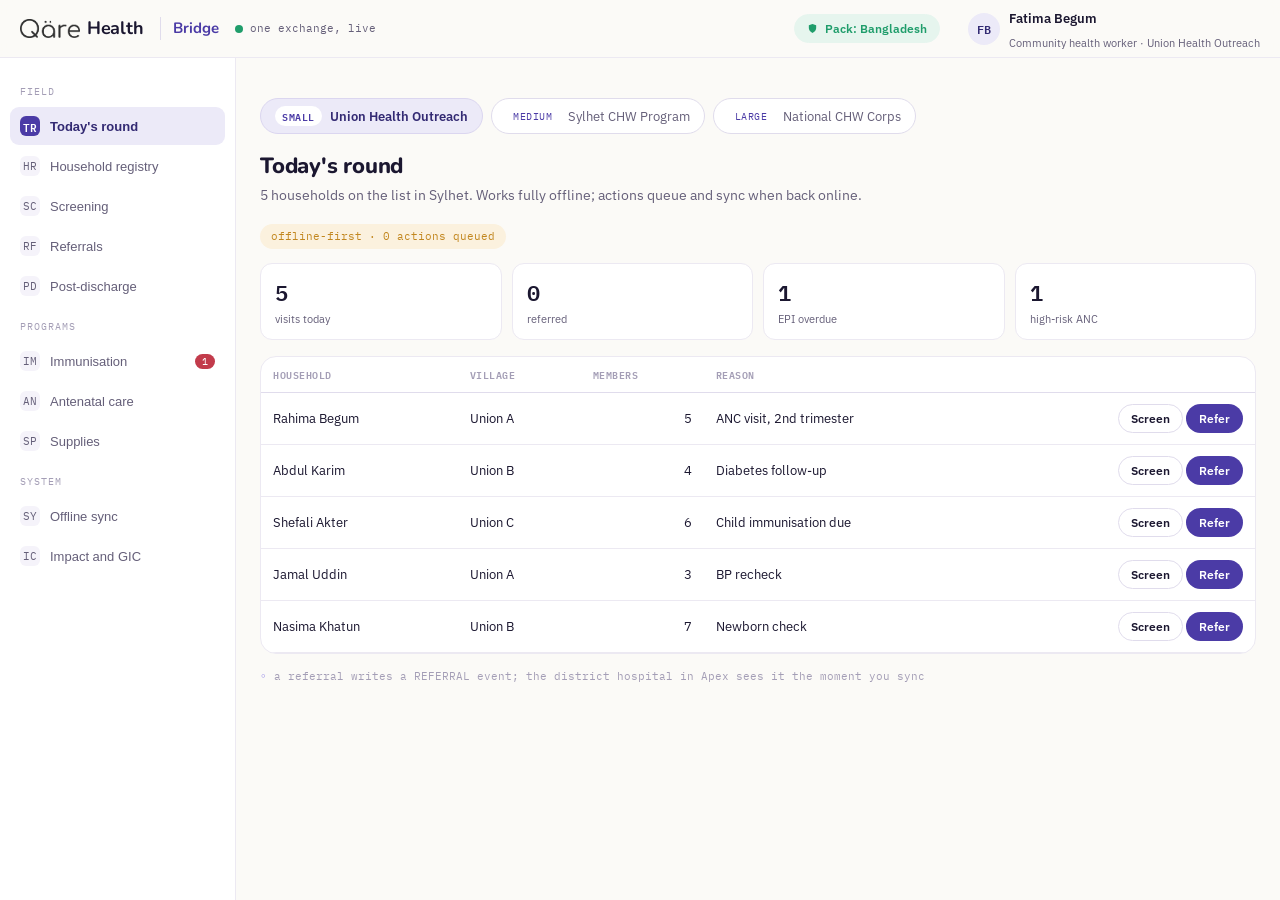
<file: products/bridge/index.html>
<!doctype html>
<html lang="en">
<head>
<meta charset="utf-8" />
<link rel="icon" href="data:," />
<meta name="viewport" content="width=device-width, initial-scale=1" />
<title>Qäre Bridge</title>
<link rel="preconnect" href="https://fonts.googleapis.com" />
<link rel="preconnect" href="https://fonts.gstatic.com" crossorigin />
<link href="https://fonts.googleapis.com/css2?family=Nunito:wght@600;700;800&family=IBM+Plex+Sans:wght@400;500;600;700&family=IBM+Plex+Mono:wght@400;500&display=swap" rel="stylesheet" />
<link rel="stylesheet" href="../../assets/tokens.css" />
<link rel="stylesheet" href="../../assets/qare.css" />
<style>
  .offline { display: inline-flex; align-items: center; gap: 7px; font-family: var(--font-mono); font-size: 11px; color: var(--claimed); background: var(--claimed-tint); border-radius: 999px; padding: 4px 11px; }
</style>
</head>
<body>
<div id="root"></div>
<script src="../../assets/exchange.js"></script>
<script src="../../assets/spine.js"></script>
<script src="../../assets/care.js"></script>
<script src="../../assets/app.js"></script>
<script>
(function () {
  var X = window.QareExchange, UI = window.QareUI, esc = UI.esc;
  UI.init('bridge');
  var orgs = X.orgsFor('bridge');
  var cur = orgs[0];
  var mod = 'round';
  var queued = 0; // simulated offline sync queue

  function scale() { return cur.sizeClass === 'LARGE' ? 60 : cur.sizeClass === 'MEDIUM' ? 8 : 1; }

  var HOUSEHOLDS = [
    { id: 'HH-01', head: 'Rahima Begum', members: 5, village: 'Union A', need: 'ANC visit, 2nd trimester', flag: 'anc' },
    { id: 'HH-02', head: 'Abdul Karim', members: 4, village: 'Union B', need: 'Diabetes follow-up', flag: 'ncd' },
    { id: 'HH-03', head: 'Shefali Akter', members: 6, village: 'Union C', need: 'Child immunisation due', flag: 'epi' },
    { id: 'HH-04', head: 'Jamal Uddin', members: 3, village: 'Union A', need: 'BP recheck', flag: 'ncd' },
    { id: 'HH-05', head: 'Nasima Khatun', members: 7, village: 'Union B', need: 'Newborn check', flag: 'anc' }
  ];
  var EPI = [
    { child: 'Child, HH-03', vaccine: 'Pentavalent 3', due: '12 Oct', status: 'Overdue' },
    { child: 'Child, HH-05', vaccine: 'BCG', due: '18 Oct', status: 'Due' },
    { child: 'Child, HH-01', vaccine: 'Measles 1', due: '25 Oct', status: 'Scheduled' }
  ];
  var ANC = [
    { mother: 'Rahima Begum', ga: '22 wk', visits: '2 of 8', risk: 'Low', next: '28 Oct' },
    { mother: 'Nasima Khatun', ga: '34 wk', visits: '5 of 8', risk: 'High: raised BP', next: '19 Oct' }
  ];
  var STOCK = [
    { item: 'ORS sachets', onHand: 14, par: 40, status: 'low' },
    { item: 'Iron-folate', onHand: 120, par: 60, status: 'ok' },
    { item: 'Glucose test strips', onHand: 9, par: 25, status: 'low' },
    { item: 'MUAC tapes', onHand: 6, par: 5, status: 'ok' }
  ];

  var MODS = [
    { key: 'round', label: 'Today\'s round', ic: 'TR', group: 'Field' },
    { key: 'registry', label: 'Household registry', ic: 'HR', group: 'Field' },
    { key: 'screen', label: 'Screening', ic: 'SC', group: 'Field' },
    { key: 'referrals', label: 'Referrals', ic: 'RF', group: 'Field' },
    { key: 'postacute', label: 'Post-discharge', ic: 'PD', group: 'Field' },
    { key: 'epi', label: 'Immunisation', ic: 'IM', group: 'Programs' },
    { key: 'anc', label: 'Antenatal care', ic: 'AN', group: 'Programs' },
    { key: 'stock', label: 'Supplies', ic: 'SP', group: 'Programs' },
    { key: 'sync', label: 'Offline sync', ic: 'SY', group: 'System' },
    { key: 'impact', label: 'Impact and GIC', ic: 'IC', group: 'System' }
  ];

  function head(t, d) { return '<div class="sec-head"><div><div class="t">' + esc(t) + '</div><div class="d">' + esc(d) + '</div></div></div>'; }
  function kpis(arr) { return '<div class="figs" style="margin-bottom:16px">' + arr.map(function (a) { return '<div class="fig"><div class="fv">' + esc(a[0]) + '</div><div class="fk">' + esc(a[1]) + '</div></div>'; }).join('') + '</div>'; }
  function prov(t) { return '<p class="provenance">' + esc(t) + '</p>'; }
  function referred(hh) { return X.referrals().some(function (r) { return r.household === hh && r.byOrgId === cur.id; }); }

  function moduleBody() {
    if (mod === 'round') {
      return head('Today\'s round', HOUSEHOLDS.length + ' households on the list in ' + cur.region + '. Works fully offline; actions queue and sync when back online.') +
        '<div style="margin-bottom:14px"><span class="offline">offline-first &middot; ' + queued + ' actions queued</span></div>' +
        kpis([[HOUSEHOLDS.length, 'visits today'], [X.referrals().filter(function (r) { return r.byOrgId === cur.id; }).length, 'referred'], [EPI.filter(function (e) { return e.status === 'Overdue'; }).length, 'EPI overdue'], ['1', 'high-risk ANC']]) +
        '<div class="qt-wrap"><table class="qt"><thead><tr><th>Household</th><th>Village</th><th>Members</th><th>Reason</th><th></th></tr></thead><tbody>' +
        HOUSEHOLDS.map(function (h) {
          return '<tr><td class="nm">' + esc(h.head) + '</td><td>' + esc(h.village) + '</td><td class="num">' + h.members + '</td><td>' + esc(h.need) + '</td>' +
            '<td style="text-align:right">' + (referred(h.id) ? '<span class="chip verified">referred</span>' : '<button class="btn btn-ghost btn-sm" data-screen="' + esc(h.id) + '">Screen</button> <button class="btn btn-primary btn-sm" data-refer="' + esc(h.id) + '">Refer</button>') + '</td></tr>';
        }).join('') + '</tbody></table></div>' + prov('a referral writes a REFERRAL event; the district hospital in Apex sees it the moment you sync');
    }
    if (mod === 'registry') {
      return head('Household registry', 'Every family this worker covers, with members and the record that follows each person on the exchange.') +
        kpis([[Math.round(214 * (scale() / 1)), 'households'], [Math.round(980 * (scale() / 1)), 'people'], ['92%', 'with a Qäre record'], ['3', 'new this week']]) +
        '<div class="qt-wrap"><table class="qt"><thead><tr><th>Household</th><th>Village</th><th>Members</th><th>Record</th><th>Last visit</th></tr></thead><tbody>' +
        HOUSEHOLDS.map(function (h) { return '<tr><td class="nm">' + esc(h.head) + '</td><td>' + esc(h.village) + '</td><td class="num">' + h.members + '</td><td><span class="chip verified">on exchange</span></td><td class="mono">08 Oct</td></tr>'; }).join('') +
        '</tbody></table></div>' + prov('each person carries one record across every Qäre app');
    }
    if (mod === 'screen') {
      return head('Screening', 'Point-of-care screening on a phone. Readings are entered once and travel with the record.') +
        '<div class="split"><div class="card shadow">' +
          '<div style="font-family:var(--font-brand);font-weight:700;margin-bottom:12px">New encounter</div>' +
          field('Household', '<select><option>Rahima Begum (HH-01)</option><option>Abdul Karim (HH-02)</option></select>') +
          field('Blood pressure (mmHg)', '<input value="150/95">') +
          field('Random glucose (mmol/L)', '<input value="11.2">') +
          field('Danger signs', '<select><option>None</option><option>Severe headache</option><option>Reduced fetal movement</option></select>') +
          '<button class="btn btn-primary" style="margin-top:14px;width:100%" data-refer="HH-01">Record and refer if needed</button>' +
        '</div><div class="card shadow"><div style="font-family:var(--font-brand);font-weight:700;margin-bottom:10px">IRIS guidance</div>' +
          '<div class="sub" style="font-size:13px">BP 150/95 with glucose 11.2 in a pregnant woman meets the referral threshold. Refer to the district hospital today and flag antenatal. IRIS advises; the decision to refer is the worker\'s.</div></div></div>' +
        prov('one entry, no paper; the reading is on the record before you leave the household');
    }
    if (mod === 'referrals') {
      var refs = X.referrals().filter(function (r) { return r.byOrgId === cur.id; });
      var admitted = X.admissions().map(function (a) { return a.household; });
      return head('Referrals', 'Referrals you have made and where they stand at the hospital. Status updates when Apex admits.') +
        (refs.length ? '<div class="qt-wrap"><table class="qt"><thead><tr><th>Patient</th><th>Village</th><th>Reason</th><th>Status at hospital</th></tr></thead><tbody>' +
          refs.slice().reverse().map(function (r) { var adm = admitted.indexOf(r.household) >= 0; return '<tr><td class="nm">' + esc(r.patientName) + '</td><td>' + esc(r.village) + '</td><td>' + esc(r.reason) + '</td><td>' + (adm ? '<span class="chip verified">admitted</span>' : '<span class="chip claimed">awaiting admission</span>') + '</td></tr>'; }).join('') +
          '</tbody></table></div>' : '<div class="card"><div class="sub">None yet. Refer a household from the round and track it here; open Apex to admit it.</div></div>') +
        prov('referral status is read back from Apex admissions on the exchange, closing the loop');
    }
    if (mod === 'postacute') {
      var cases = X.care.postAcute({ toOrgId: cur.id });
      return head('Post-discharge follow-up', 'Patients sent home from hospital with a follow-up plan. Visit them, record their blood pressure and how they are managing, and the result goes to their doctor and the hospital.') +
        (cases.length ? cases.slice().reverse().map(function (c) {
          var last = c.followups[c.followups.length - 1], done = c.followups.some(function (f) { return f.simDay >= 90; });
          return '<div class="card shadow" style="margin-bottom:14px"><div style="display:flex;justify-content:space-between;align-items:center;gap:10px"><div><div style="font-family:var(--font-brand);font-weight:700">' + esc(c.patientName) + '</div><div class="sub2">From ' + esc(c.fromOrgName) + '. Plan: ' + esc(c.plan.interventions.join(', ')) + '</div></div>' + (c.status === 'closed' ? '<span class="chip verified">closed</span>' : '<span class="chip claimed">' + c.followups.length + ' follow-up' + (c.followups.length === 1 ? '' : 's') + '</span>') + '</div>' +
            (c.followups.length ? '<div class="qt-wrap" style="border:0;margin-top:10px"><table class="qt"><thead><tr><th>Simulated day</th><th class="num">BP</th><th>Managing</th></tr></thead><tbody>' + c.followups.map(function (f) { return '<tr><td class="mono">' + f.simDay + '</td><td class="num">' + f.bpSys + '/' + f.bpDia + '</td><td class="sub2">' + esc(f.adherence) + '</td></tr>'; }).join('') + '</tbody></table></div>' : '') +
            (c.status === 'open' ? '<div style="display:flex;gap:10px;align-items:flex-end;flex-wrap:wrap;margin-top:12px">' +
              '<div style="width:150px">' + field('Visit (simulated clock)', '<select id="pf-day-' + esc(c.postAcuteId) + '"><option value="30">Day 30</option><option value="60">Day 60</option><option value="90">Day 90</option></select>') + '</div>' +
              '<div style="width:100px">' + field('Systolic', '<input id="pf-sys-' + esc(c.postAcuteId) + '" value="140">') + '</div><div style="width:100px">' + field('Diastolic', '<input id="pf-dia-' + esc(c.postAcuteId) + '" value="88">') + '</div>' +
              '<div style="width:200px">' + field('Managing', '<select id="pf-adh-' + esc(c.postAcuteId) + '"><option>taking medicines daily</option><option>missing some doses</option><option>stopped medicines</option></select>') + '</div>' +
              '<button class="btn btn-primary btn-sm" data-followup="' + esc(c.postAcuteId) + '">Record follow-up</button>' + (done ? '<button class="btn btn-ghost btn-sm" data-pa-close="' + esc(c.postAcuteId) + '">Close case</button>' : '') + '</div>' : '') + '</div>';
        }).join('') : '<div class="card shadow"><div class="sub">No patients sent home to ' + esc(cur.name) + ' yet. In Apex, discharge an admitted patient with a follow-up plan and the case lands here live.</div></div>') +
        prov('POSTACUTE_REFERRAL from the hospital; each follow-up is a FOLLOWUP_RECORDED event and a measured blood pressure on the patient record');
    }
    if (mod === 'epi') {
      return head('Immunisation', 'The EPI schedule for children in this catchment. Overdue first.') +
        kpis([['89%', 'fully immunised'], [EPI.filter(function (e) { return e.status === 'Overdue'; }).length, 'overdue'], [EPI.filter(function (e) { return e.status === 'Due'; }).length, 'due this week'], ['2', 'defaulters traced']]) +
        '<div class="qt-wrap"><table class="qt"><thead><tr><th>Child</th><th>Vaccine</th><th>Due</th><th>Status</th><th></th></tr></thead><tbody>' +
        EPI.map(function (e) { var c = e.status === 'Overdue' ? 'inconsistent' : e.status === 'Due' ? 'claimed' : ''; return '<tr><td class="nm">' + esc(e.child) + '</td><td>' + esc(e.vaccine) + '</td><td class="mono">' + esc(e.due) + '</td><td><span class="chip ' + c + '">' + esc(e.status) + '</span></td><td style="text-align:right"><button class="btn btn-ghost btn-sm">Record dose</button></td></tr>'; }).join('') +
        '</tbody></table></div>' + prov('the schedule is computed per child from the birth record on the exchange');
    }
    if (mod === 'anc') {
      return head('Antenatal care', 'Pregnancies in the catchment with gestational age, visit count and risk.') +
        '<div class="qt-wrap"><table class="qt"><thead><tr><th>Mother</th><th>Gestation</th><th>Visits</th><th>Risk</th><th>Next</th></tr></thead><tbody>' +
        ANC.map(function (a) { var high = a.risk.indexOf('High') === 0; return '<tr><td class="nm">' + esc(a.mother) + '</td><td class="mono">' + esc(a.ga) + '</td><td>' + esc(a.visits) + '</td><td>' + (high ? '<span class="chip inconsistent">' + esc(a.risk) + '</span>' : '<span class="chip verified">' + esc(a.risk) + '</span>') + '</td><td class="mono">' + esc(a.next) + '</td></tr>'; }).join('') +
        '</tbody></table></div>' + prov('a high-risk flag becomes a referral into Apex with one tap');
    }
    if (mod === 'stock') {
      return head('Supplies', 'Field commodities against par. Two lines need resupply from the program store.') +
        '<div class="qt-wrap"><table class="qt"><thead><tr><th>Item</th><th class="num">On hand</th><th class="num">Par</th><th>Status</th><th></th></tr></thead><tbody>' +
        STOCK.map(function (s) { return '<tr><td class="nm">' + esc(s.item) + '</td><td class="num">' + s.onHand + '</td><td class="num">' + s.par + '</td><td>' + (s.status === 'low' ? '<span class="chip inconsistent">resupply</span>' : '<span class="chip verified">ok</span>') + '</td><td style="text-align:right">' + (s.status === 'low' ? '<button class="btn btn-primary btn-sm">Request</button>' : '') + '</td></tr>'; }).join('') +
        '</tbody></table></div>' + prov('a resupply request routes to the program and can be fulfilled through Relay');
    }
    if (mod === 'sync') {
      return head('Offline sync', 'How the app behaves with no signal, and what is waiting to upload.') +
        kpis([[queued, 'actions queued'], ['last sync', '2h ago'], ['100%', 'captured offline'], ['0', 'conflicts']]) +
        '<div class="card shadow"><div class="sub" style="font-size:13px">Every screening, referral and dose is written to the phone first and signed. When a signal returns, the queue uploads to the exchange in order, and nothing is entered twice. A referral made offline still reaches Apex the moment you reconnect.</div>' +
        '<button class="btn btn-primary" style="margin-top:14px" data-sync>Simulate sync now</button></div>' +
        prov('offline-first by design, for last-mile work on low-end hardware');
    }
    if (mod === 'impact') {
      return head('Impact and GIC', 'What this program contributes to the EESG Health Impact framework, and its verified publication to the Commons.') +
        UI.impactPanel(cur, { measures: [
          { front: 'Access and coverage', measure: 'Households reached, quarter', value: String(Math.round(2140 * (scale() / 1))), status: 'Claimed' },
          { front: 'Access and coverage', measure: 'Referrals sent on the exchange', value: String(X.referrals().length), status: X.referrals().length ? 'Verified' : 'Unmeasured' },
          { front: 'Health outcomes', measure: 'Referrals completed', value: '88%', status: 'Claimed' },
          { front: 'Social', measure: 'Immunisation coverage', value: '89%', status: 'Claimed' }
        ] });
    }
    return '';
  }

  function field(label, control) { return '<label class="tenant" style="display:block;border:0;background:transparent;padding:0;cursor:default"><span style="display:block;font-size:11px;color:var(--mid);font-weight:600;margin:10px 0 4px">' + esc(label) + '</span></label><div style="margin-top:-6px">' + control.replace('<select', '<select style="width:100%;font-size:13px;padding:8px 10px;border:1px solid var(--border);border-radius:9px;background:var(--surface)"').replace('<input', '<input style="width:100%;font-size:13px;padding:8px 10px;border:1px solid var(--border);border-radius:9px;background:var(--surface)"') + '</div>'; }

  var pending = false;
  function render() {
    var ae = document.activeElement;
    if (ae && /^(INPUT|SELECT|TEXTAREA)$/.test(ae.tagName) && document.getElementById('root').contains(ae)) { pending = true; return; }
    pending = false;
    var who = cur.personas[0];
    var overdue = EPI.filter(function (e) { return e.status === 'Overdue'; }).length;
    var openPa = X.care.postAcute({ toOrgId: cur.id }).filter(function (c) { return c.status === 'open'; }).length;
    var mods = MODS.map(function (m) { return m.key === 'epi' ? Object.assign({}, m, { badge: overdue || null }) : m.key === 'postacute' ? Object.assign({}, m, { badge: openPa || null, calm: true }) : m; });
    document.getElementById('root').innerHTML =
      UI.topbar({ appName: 'Bridge', personaName: who.name, personaRole: who.role + ' · ' + cur.name }) +
      '<div class="os">' + UI.osNav(mods, mod) +
        '<main class="os-main">' + UI.tenantBar(orgs, cur.id) + '<div style="margin-top:16px">' + moduleBody() + '</div></main>' +
      '</div>';
  }

  document.addEventListener('click', function (e) {
    var t = e.target.getAttribute('data-tenant'); if (t) { cur = X.org(t); render(); return; }
    var m = e.target.closest('[data-mod]'); if (m) { mod = m.getAttribute('data-mod'); render(); return; }
    var fu = e.target.getAttribute('data-followup');
    if (fu) {
      var g = function (k) { return document.getElementById('pf-' + k + '-' + fu); };
      var ev = X.care.recordFollowup({ postAcuteId: fu, simDay: parseInt(g('day').value, 10), bpSys: parseFloat(g('sys').value), bpDia: parseFloat(g('dia').value), adherence: g('adh').value, orgId: cur.id, by: cur.personas[0].name, personaId: cur.personas[0].id });
      if (ev) UI.toast('Recorded', 'Follow-up sent to the doctor and the hospital.'); return;
    }
    var pc = e.target.getAttribute('data-pa-close'); if (pc) { X.care.closePostAcute(pc, cur.personas[0].name); UI.toast('Closed', 'The case is closed with its documented measures.'); return; }
    if (e.target.hasAttribute('data-sync')) { queued = 0; render(); UI.toast('Synced', 'Offline queue uploaded to the exchange.'); return; }
    var sc = e.target.getAttribute('data-screen');
    if (sc) { queued++; mod = 'screen'; render(); return; }
    var hh = e.target.getAttribute('data-refer');
    if (hh) {
      var h = HOUSEHOLDS.filter(function (x) { return x.id === hh; })[0] || HOUSEHOLDS[0];
      X.append('REFERRAL', { household: h.id, patientName: h.head, village: h.village, reason: h.need, byOrgId: cur.id, region: cur.region }, { app: 'bridge', persona: cur.personas[0].id });
      UI.toast('Referred', h.head + ' referred to the district hospital.');
      return;
    }
    if (e.target.matches('[data-gic-publish]')) {
      X.append('GIC_PUBLISHED', { orgId: cur.id, orgName: cur.name, outcome: 'Last-mile access, Q current', measures: UI.verifiedMeasures(), status: 'Verified' }, { app: 'bridge', persona: cur.personas[0].id });
      UI.toast('Published to GIC', cur.name + ' posted a verified record to the Commons.');
    }
  });

  document.addEventListener('focusout', function () { setTimeout(function () { if (pending) render(); }, 0); });
  X.subscribe(render);
  render();
})();
</script>
</body>
</html>
</file>
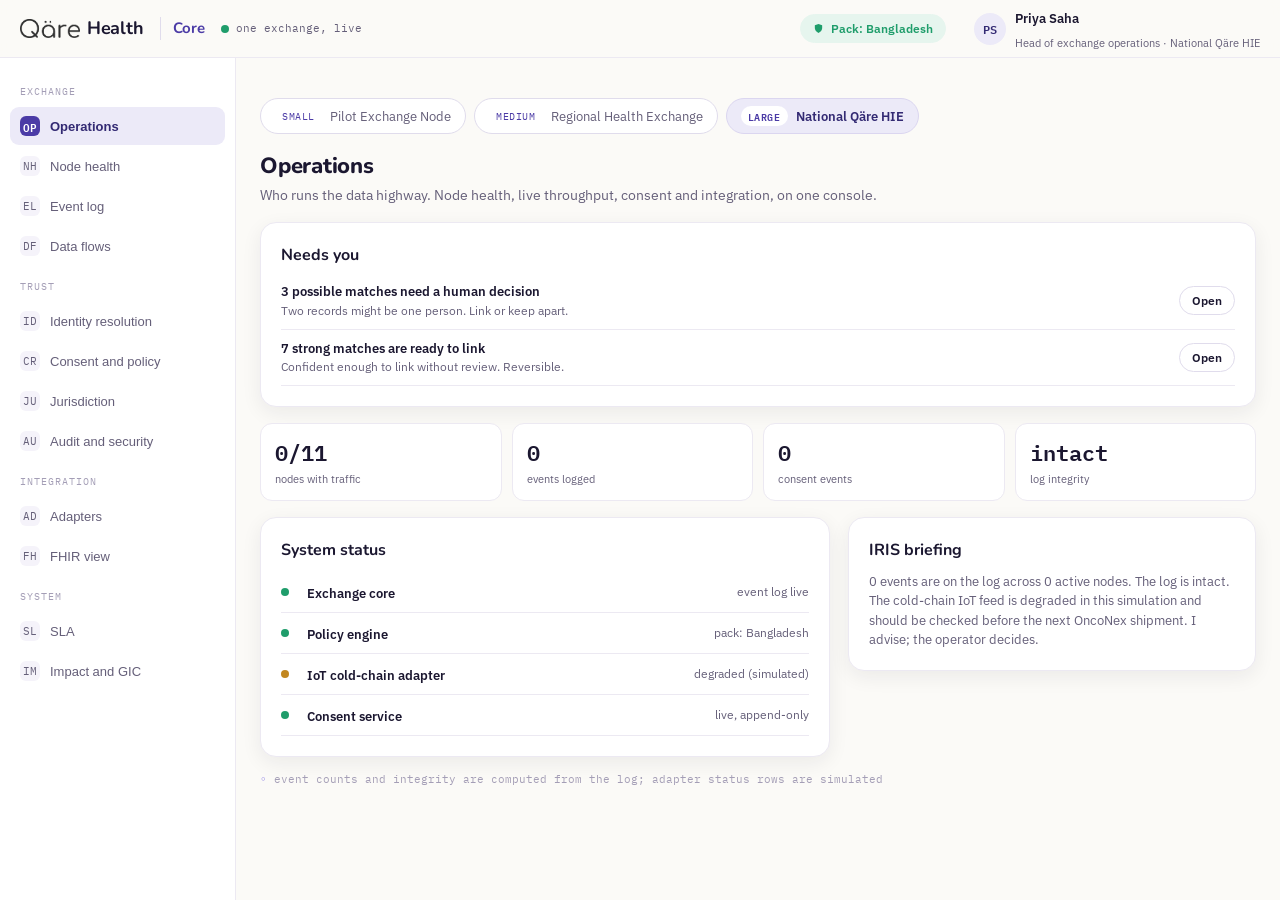
<file: products/core/index.html>
<!doctype html>
<html lang="en">
<head>
<meta charset="utf-8" />
<link rel="icon" href="data:," />
<meta name="viewport" content="width=device-width, initial-scale=1" />
<title>Qäre Core</title>
<link rel="preconnect" href="https://fonts.googleapis.com" />
<link rel="preconnect" href="https://fonts.gstatic.com" crossorigin />
<link href="https://fonts.googleapis.com/css2?family=Nunito:wght@600;700;800&family=IBM+Plex+Sans:wght@400;500;600;700&family=IBM+Plex+Mono:wght@400;500&display=swap" rel="stylesheet" />
<link rel="stylesheet" href="../../assets/tokens.css" />
<link rel="stylesheet" href="../../assets/qare.css" />
<style>
  .log { font-family: var(--font-mono); font-size: 12px; max-height: 460px; overflow-y: auto; }
  .log .l { display: flex; gap: 10px; padding: 6px 0; border-bottom: 1px solid var(--hairline); }
  .log .l.fresh { animation: flash 1.4s ease; } @keyframes flash { 0%{background:var(--iris-tint)} 100%{background:transparent} }
  .log .tm { color: var(--faint); flex: 0 0 52px; }
  .log .ty { color: var(--iris-deep); flex: 0 0 140px; }
  .log .ds { color: var(--mid); min-width: 0; }
  .sub2 { font-size: 12px; color: var(--mid); line-height: 1.5; }
  .fld { display: flex; flex-direction: column; gap: 4px; min-width: 0; }
  .fld input, .fld select { width: 100%; font-family: var(--font-ui); font-size: 13px; padding: 9px 12px; border: 1px solid var(--border); border-radius: 10px; background: var(--surface); color: var(--ink); }
  .fld input:focus-visible, .fld select:focus-visible { outline: none; box-shadow: var(--focus-ring); }
  .grid3 { display: grid; grid-template-columns: repeat(3, minmax(0, 1fr)); gap: 12px; } .grid2 { display: grid; grid-template-columns: repeat(2, minmax(0, 1fr)); gap: 12px; }
  @media (max-width: 760px) { .grid3, .grid2 { grid-template-columns: 1fr; } }
  .cand { border: 1px solid var(--hairline); border-radius: 12px; padding: 12px 14px; margin-bottom: 10px; background: var(--surface); } .cand.sel { border-color: var(--iris-line); background: var(--iris-tint); }
  .sms { background: var(--chrome); color: var(--surface); border-radius: 12px; padding: 10px 14px; font-family: var(--font-mono); font-size: 12px; margin: 10px 0; }
  pre.json { font-family: var(--font-mono); font-size: 11px; background: var(--surface-alt); border: 1px solid var(--hairline); border-radius: 12px; padding: 12px; max-height: 420px; overflow: auto; white-space: pre-wrap; word-break: break-word; margin: 0; }
  .node { display: flex; justify-content: space-between; align-items: center; padding: 9px 0; border-bottom: 1px solid var(--hairline); font-size: 13px; }
</style>
</head>
<body>
<div id="root"></div>
<script src="../../assets/exchange.js"></script>
<script src="../../assets/spine.js"></script>
<script src="../../assets/app.js"></script>
<script>
(function () {
  var X = window.QareExchange, UI = window.QareUI, esc = UI.esc;
  UI.init('core');
  var orgs = X.orgsFor('core');
  var cur = X.org('ORG-CORE-LRG');
  var mod = 'overview';
  var lastId = null;

  var APPS = ['pulse', 'cura', 'nova', 'nexus', 'prism', 'bridge', 'apex', 'relay', 'zenith', 'shield', 'lumen'];
  var TYPE_LABEL = {
    RX_WRITTEN: 'prescription', RX_DISPENSED: 'dispense', DEMAND_SIGNAL: 'demand signal',
    LAB_RESULT: 'lab result', REFERRAL: 'referral', ADMISSION: 'admission',
    COLD_CHAIN_ALERT: 'cold-chain alert', CLAIM_ADJUDICATED: 'claim', CONSENT_GRANTED: 'consent granted',
    CONSENT_REVOKED: 'consent revoked', GIC_PUBLISHED: 'GIC publication',
    ACCESS_LOGGED: 'access decision', IDENTITY_LINKED: 'identity linked', IDENTITY_UNLINKED: 'identity unlinked', IDENTITY_REJECTED: 'identity kept apart', PACK_SELECTED: 'jurisdiction pack'
  };
  var ADAPTERS = [
    { name: 'FHIR R4 ingest', feeds: 'Clinical records from EHRs', status: 'Live', last: '2s ago' },
    { name: 'HL7 v2 bridge', feeds: 'Legacy hospital systems', status: 'Live', last: '5s ago' },
    { name: 'SAP S/4HANA (Nexagen)', feeds: 'Pharma ops and supply', status: 'Live', last: '18s ago' },
    { name: 'IoT cold-chain', feeds: 'Reefer temperature traces', status: 'Degraded', last: '2m ago' },
    { name: 'Mobile money (bKash)', feeds: 'Payment reconciliation', status: 'Live', last: '40s ago' },
    { name: 'DHIS2 export', feeds: 'Ministry aggregates', status: 'Scoped', last: 'not connected' }
  ];

  var MODS = [
    { key: 'overview', label: 'Operations', ic: 'OP', group: 'Exchange' },
    { key: 'nodes', label: 'Node health', ic: 'NH', group: 'Exchange' },
    { key: 'log', label: 'Event log', ic: 'EL', group: 'Exchange' },
    { key: 'flows', label: 'Data flows', ic: 'DF', group: 'Exchange' },
    { key: 'identity', label: 'Identity resolution', ic: 'ID', group: 'Trust' },
    { key: 'consent', label: 'Consent and policy', ic: 'CR', group: 'Trust' },
    { key: 'jurisdiction', label: 'Jurisdiction', ic: 'JU', group: 'Trust' },
    { key: 'audit', label: 'Audit and security', ic: 'AU', group: 'Trust' },
    { key: 'adapters', label: 'Adapters', ic: 'AD', group: 'Integration' },
    { key: 'fhir', label: 'FHIR view', ic: 'FH', group: 'Integration' },
    { key: 'sla', label: 'SLA', ic: 'SL', group: 'System' },
    { key: 'impact', label: 'Impact and GIC', ic: 'IM', group: 'System' }
  ];

  // Interaction state (survives re-render)
  var idq = { name: '', father: '', dob: '', sex: '', phone: '', village: '', truth: null };
  var idres = null, idsel = null, idotp = null, idmsg = '';
  var tform = { flow: 'secondary', recipient: 'nexus', emergency: false }, tres = null;
  var tamper = null, fhirSel = null, pendingRender = false;

  function head(t, d) { return '<div class="sec-head"><div><div class="t">' + esc(t) + '</div><div class="d">' + esc(d) + '</div></div></div>'; }
  function kpis(arr) { return '<div class="figs" style="margin-bottom:16px">' + arr.map(function (a) { return '<div class="fig"><div class="fv">' + esc(a[0]) + '</div><div class="fk">' + esc(a[1]) + '</div></div>'; }).join('') + '</div>'; }
  function prov(t) { return '<p class="provenance">' + esc(t) + '</p>'; }
  function byApp() { var b = {}; X.events().forEach(function (e) { var a = e.actor && e.actor.app ? e.actor.app : 'system'; b[a] = (b[a] || 0) + 1; }); return b; }
  function orgName(id) { var o = X.org(id); return o ? o.name : id; }
  function ctitle(t) { return '<div style="font-family:var(--font-brand);font-weight:700;margin-bottom:10px">' + esc(t) + '</div>'; }
  function fld(id, label, val, ph) { return '<label class="fld"><span class="sub2">' + esc(label) + '</span><input id="' + id + '" value="' + esc(val || '') + '" placeholder="' + esc(ph || '') + '" autocomplete="off" /></label>'; }
  function sel(id, label, val, opts) { return '<label class="fld"><span class="sub2">' + esc(label) + '</span><select id="' + id + '">' + opts.map(function (o) { return '<option value="' + esc(o[0]) + '"' + (o[0] === val ? ' selected' : '') + '>' + esc(o[1]) + '</option>'; }).join('') + '</select></label>'; }
  function pct(p) { return (p >= 0.995 ? '>99.5' : (p * 100).toFixed(0)) + '%'; }
  function bandChip(b, confirmed) {
    if (confirmed) return '<span class="chip verified">confirmed</span>';
    return b === 'auto' ? '<span class="chip claimed">strong match</span>' : b === 'review' ? '<span class="chip claimed">possible match</span>' : '<span class="chip unmeasured">no match</span>';
  }
  function recLine(r) {
    var d = r.dobPrec === 'full' ? r.dob : r.dob ? r.dob + ' (year only)' : 'date of birth not recorded';
    return esc(r.name) + ' <span class="sub2">· ' + esc(d) + (r.father ? ' · father ' + esc(r.father) : '') + (r.village ? ' · ' + esc(r.village) : '') + '</span>';
  }

  /* ---- Needs you: the inbox this console lands on ---- */
  function inbox() {
    var rq = X.registry.reviewQueue().length, aq = X.registry.autoQueue().length;
    var bg = X.eventsOfType('ACCESS_LOGGED').filter(function (e) { return e.payload.breakGlass; }).length;
    var chain = X.verify();
    var items = [];
    if (rq) items.push(['identity', rq + ' possible match' + (rq > 1 ? 'es need' : ' needs') + ' a human decision', 'Two records might be one person. Link or keep apart.']);
    if (aq) items.push(['identity', aq + ' strong match' + (aq > 1 ? 'es are' : ' is') + ' ready to link', 'Confident enough to link without review. Reversible.']);
    if (bg) items.push(['audit', bg + ' break-glass access' + (bg > 1 ? 'es' : '') + ' to review', 'A patient restriction was overridden for an emergency.']);
    if (!chain.ok) items.push(['audit', 'The event log failed its integrity check', chain.broken ? chain.broken.reason : '']);
    return '<div class="card shadow" style="margin-bottom:16px"><div style="font-family:var(--font-brand);font-weight:700;margin-bottom:6px">Needs you</div>' +
      (items.length ? items.map(function (i) { return '<div style="display:flex;justify-content:space-between;align-items:center;gap:12px;padding:9px 0;border-bottom:1px solid var(--hairline)"><div><div style="font-size:13px;font-weight:600">' + esc(i[1]) + '</div><div class="sub2">' + esc(i[2]) + '</div></div><button class="btn btn-ghost btn-sm" data-mod="' + i[0] + '">Open</button></div>'; }).join('') : '<div class="sub" style="font-size:13px">Nothing needs you right now.</div>') + '</div>';
  }

  /* ---- Identity resolution ---- */
  function candidateCards() {
    if (!idres) return '<div class="sub" style="font-size:13px">Enter what the clinic knows, or load a case. The registry scores every person it holds and explains each score.</div>';
    var cs = idres.candidates, cl = {};
    X.registry.clusters().forEach(function (c) { c.records.forEach(function (id) { cl[id] = c.id; }); });
    var head2 = '<div style="display:flex;gap:10px;align-items:center;flex-wrap:wrap;margin-bottom:10px"><span class="chip ' + (idres.decision === 'auto' ? 'claimed' : idres.decision === 'none' ? 'unmeasured' : 'claimed') + '">' + esc(idres.decision) + '</span><span class="sub" style="font-size:13px">' + esc(idres.note) + '</span></div>';
    if (!cs.length) return head2;
    return head2 + cs.map(function (c) {
      var on = (idsel || cs[0].rec.id) === c.rec.id;
      var linked = X.registry.links().some(function (l) { return l.a === idq.visitId && l.b === c.rec.id; });
      return '<div class="cand' + (on ? ' sel' : '') + '"><div style="display:flex;justify-content:space-between;gap:10px;align-items:flex-start"><div><div style="font-size:13px;font-weight:600">' + recLine(c.rec) + '</div><div class="sub2"><span class="mono">' + esc(c.rec.id) + '</span> · ' + esc(orgName(c.rec.org)) + ' · person <span class="mono">' + esc(cl[c.rec.id] || '') + '</span></div></div>' +
        '<div style="text-align:right"><div class="mono" style="font-size:15px;font-weight:600">' + pct(c.p) + '</div><div class="sub2 mono">' + c.bits.toFixed(1) + ' bits</div></div></div>' +
        '<div style="display:flex;gap:8px;align-items:center;margin-top:8px;flex-wrap:wrap">' + bandChip(c.band, linked) + (c.conflict ? '<span class="chip inconsistent">conflict</span>' : '') +
        '<button class="btn btn-ghost btn-sm" data-cand="' + esc(c.rec.id) + '">Why this score</button>' +
        (!linked && c.band !== 'none' ? '<button class="btn btn-primary btn-sm" data-otp="' + esc(c.rec.id) + '">Confirm with the patient</button>' : '') + '</div></div>';
    }).join('');
  }
  function evidence() {
    if (!idres || !idres.candidates.length) return '';
    var c = idres.candidates.filter(function (x) { return x.rec.id === (idsel || idres.candidates[0].rec.id); })[0] || idres.candidates[0];
    return '<div class="card shadow" style="margin-top:14px">' + ctitle('Why ' + c.rec.id + ' scores ' + c.bits.toFixed(1) + ' bits') +
      '<div class="qt-wrap" style="border:0"><table class="qt"><thead><tr><th>Field</th><th>Evidence</th><th class="num">Bits</th></tr></thead><tbody>' +
      c.parts.map(function (p) { return '<tr><td class="nm">' + esc(p.label) + '</td><td class="sub2">' + esc(p.note) + '</td><td class="num mono">' + (p.skipped ? '·' : (p.bits >= 0 ? '+' : '') + p.bits.toFixed(1)) + '</td></tr>'; }).join('') + '</tbody></table></div>' +
      '<div class="sub2" style="margin-top:8px">Agreement on a common token such as Muhammad is worth little. Agreement on a rare one is worth a lot. Bits add up; confidence also accounts for how many people the registry holds.</div></div>';
  }
  function otpBox() {
    if (!idotp) return '';
    var r = X.registry.record(idotp.rec), ch = X.registry.challenge(idotp.rec);
    var body;
    if (ch && ch.channel === 'sms') {
      body = '<div class="sms">SIMULATED SMS to ' + esc(ch.to) + ': Qäre code ' + esc(ch.simulatedCode) + '. Do not share it.</div>' +
        '<div style="display:flex;gap:10px;align-items:flex-end;flex-wrap:wrap"><div style="width:180px">' + fld('otp-in', 'Code the patient reads out', '', '6 digits') + '</div><button class="btn btn-primary" data-otpconfirm>Confirm identity</button><button class="btn btn-ghost" data-idreject>Patient does not recognise this person</button></div>' +
        '<div class="sub2" style="margin-top:8px">In production the code goes to the phone on file, which the patient holds. A different person\'s phone cannot confirm a wrong match.</div>';
    } else {
      body = '<div class="sub" style="font-size:13px;margin-bottom:10px">' + esc(ch ? ch.note : 'No contact on file.') + '</div><div style="display:flex;gap:10px;flex-wrap:wrap"><button class="btn btn-primary" data-chw>Community health worker confirms in person</button><button class="btn btn-ghost" data-idreject>Not this person</button></div>';
    }
    return '<div class="card shadow" style="margin-top:14px">' + ctitle('Patient confirms who they are: ' + (r ? r.name : '')) + body + '</div>';
  }
  function pairCard(x, actions) {
    var a = X.registry.record(x.a), b = X.registry.record(x.b);
    return '<div class="cand"><div style="display:flex;justify-content:space-between;gap:10px"><div><div style="font-size:13px;font-weight:600">' + recLine(a) + '</div><div class="sub2"><span class="mono">' + esc(a.id) + '</span> · ' + esc(orgName(a.org)) + '</div><div style="font-size:13px;font-weight:600;margin-top:8px">' + recLine(b) + '</div><div class="sub2"><span class="mono">' + esc(b.id) + '</span> · ' + esc(orgName(b.org)) + '</div></div>' +
      '<div style="text-align:right"><div class="mono" style="font-size:15px;font-weight:600">' + pct(x.p) + '</div><div class="sub2 mono">' + x.bits.toFixed(1) + ' bits</div>' + (x.conflict ? '<span class="chip inconsistent">conflict</span>' : '') + '</div></div>' +
      '<div class="sub2" style="margin-top:6px">' + x.parts.filter(function (p) { return !p.skipped; }).map(function (p) { return esc(p.label) + ' ' + (p.bits >= 0 ? '+' : '') + p.bits.toFixed(1); }).join(' · ') + '</div>' +
      '<div style="display:flex;gap:8px;margin-top:8px">' + actions + '</div></div>';
  }
  function identityBody() {
    var m = X.registry.metrics(), rq = X.registry.reviewQueue(), aq = X.registry.autoQueue(), links = X.registry.links();
    var presets = X.registry.scenarios.map(function (s) { return '<button class="btn btn-ghost btn-sm" data-preset="' + s.key + '">' + esc(s.label) + '</button>'; }).join('');
    return head('Identity resolution', 'One person across every facility, without a national ID. Common names are scored by how rare the matching details are, and the patient confirms the link.') +
      UI.illustrative('The matching is real and runs here. The people are demonstration records, and the one-time code is a simulated SMS.') +
      kpis([[m.sourceRecords, 'source records'], [m.persons, 'people after linking'], [m.pendingReview, 'need a human'], [m.autoPending, 'ready to auto-link']]) +
      '<div class="split"><div><div class="card shadow">' + ctitle('Resolve a patient at the point of care') +
        '<div class="grid3">' + fld('id-name', 'Name', idq.name, 'Mohammed Rahman') + fld('id-father', "Father's name", idq.father, 'optional') + fld('id-dob', 'Date of birth', idq.dob, 'YYYY or YYYY-MM-DD') + '</div>' +
        '<div class="grid3" style="margin-top:10px">' + sel('id-sex', 'Sex', idq.sex, [['', 'not given'], ['M', 'Male'], ['F', 'Female']]) + fld('id-phone', 'Phone', idq.phone, 'optional') + fld('id-village', 'Place', idq.village, 'optional') + '</div>' +
        '<div style="display:flex;gap:8px;margin-top:12px;flex-wrap:wrap"><button class="btn btn-primary" data-idrun>Find matches</button>' + presets + '</div></div>' +
        '<div style="margin-top:14px">' + candidateCards() + '</div>' + (idmsg ? '<div class="card shadow" style="margin-top:6px"><div class="sub" style="font-size:13px">' + idmsg + '</div></div>' : '') + otpBox() + evidence() + '</div>' +
      '<div><div class="card shadow">' + ctitle('Safety against demo ground truth') +
        '<div class="figs"><div class="fig"><div class="fv">' + m.falseMerges + '</div><div class="fk">false merges</div></div><div class="fig"><div class="fv">' + m.duplicatePeople + '</div><div class="fk">duplicates left</div></div></div>' +
        '<div class="sub2">Thresholds: link without review at ' + (X.registry.thresholds.auto * 100) + '% with a ' + X.registry.thresholds.marginBits + '-bit lead over the next person; review from ' + (X.registry.thresholds.review * 100) + '%. Records are linked, never merged, so any link can be undone.</div></div>' +
        '<div class="card shadow" style="margin-top:14px">' + ctitle('What leaves an organisation') + hashedBox() + '</div></div></div>' +
      '<div class="card shadow" style="margin-top:16px">' + ctitle('Possible matches for a human (' + rq.length + ')') + (rq.length ? rq.map(function (x) { return pairCard(x, '<button class="btn btn-primary btn-sm" data-rq="' + x.a + '|' + x.b + '|link">Same person</button><button class="btn btn-ghost btn-sm" data-rq="' + x.a + '|' + x.b + '|reject">Different people</button>'); }).join('') : '<div class="sub" style="font-size:13px">No undecided pairs.</div>') + '</div>' +
      '<div class="card shadow" style="margin-top:16px">' + ctitle('Strong matches ready to link (' + aq.length + ')') + (aq.length ? '<div class="qt-wrap" style="border:0"><table class="qt"><thead><tr><th>Record</th><th>Record</th><th class="num">Confidence</th></tr></thead><tbody>' + aq.map(function (x) { var a = X.registry.record(x.a), b = X.registry.record(x.b); return '<tr><td>' + recLine(a) + '</td><td>' + recLine(b) + '</td><td class="num mono">' + pct(x.p) + '</td></tr>'; }).join('') + '</tbody></table></div><div style="margin-top:10px"><button class="btn btn-primary" data-applyauto>Link all ' + aq.length + '</button></div><div class="sub2" style="margin-top:8px">Auto-links need a high score, no conflicting field and a clear lead. They are reversible and the patient can dispute them in Nova.</div>' : '<div class="sub" style="font-size:13px">None waiting.</div>') + '</div>' +
      '<div class="card shadow" style="margin-top:16px">' + ctitle('Links (' + links.length + ')') + (links.length ? '<div class="qt-wrap" style="border:0"><table class="qt"><thead><tr><th>Records</th><th>How</th><th class="num">Confidence</th><th></th></tr></thead><tbody>' + links.slice().reverse().slice(0, 14).map(function (l) { return '<tr><td class="mono">' + esc(l.a) + ' ~ ' + esc(l.b) + '</td><td>' + esc(l.method) + '</td><td class="num mono">' + (l.pr ? pct(l.pr) : '·') + '</td><td><button class="btn btn-ghost btn-sm" data-unlink="' + esc(l.a) + '|' + esc(l.b) + '">Unlink</button></td></tr>'; }).join('') + '</tbody></table></div>' : '<div class="sub" style="font-size:13px">No links.</div>') + '</div>' +
      prov('probabilistic matching with frequency weighting; linked, never merged; every link is an event on the log and can be reversed');
  }
  function hashedBox() {
    var r = X.registry.record('R-001'), keys = X.registry.hashedKeys(r, 'org-salt');
    return '<div class="sub2" style="margin-bottom:8px">To match across organisations without sharing names, each side sends salted hashes of a phonetic skeleton. For <span class="mono">' + esc(r.name) + '</span>:</div>' + keys.map(function (k) { return '<div class="mono" style="font-size:11px;color:var(--mid)">' + esc(k) + '</div>'; }).join('') + '<div class="sub2" style="margin-top:8px">Matching hashes suggest a candidate. They never replace the patient\'s confirmation.</div>';
  }

  /* ---- Consent and policy ---- */
  var RECIPIENTS = [['pulse', 'Pulse, the treating clinician'], ['cura', 'Cura, pharmacy'], ['apex', 'Apex, hospital'], ['nexus', 'Nexus, pharma operations'], ['research', 'Research cohort (Nova toggle)'], ['gic', 'Global Impact Commons'], ['shield', 'Shield, payer'], ['zenith', 'Zenith, ministry'], ['family:Rina', 'Family member (delegate)']];
  function consentBody() {
    var pk = X.pack();
    var flows = X.FLOWS.map(function (f) { var r = pk.flows[f.key]; return '<tr><td class="nm">' + esc(f.label) + '</td><td>' + esc(r.consent) + '</td><td>' + esc(r.basis) + '</td><td class="sub2">' + esc(r.revocable) + '</td></tr>'; }).join('');
    var led = X.events().filter(function (e) { return e.type === 'CONSENT_GRANTED' || e.type === 'CONSENT_REVOKED'; });
    var pubs = X.eventsOfType('GIC_PUBLISHED').length;
    return head('Consent and policy', 'The patient holds the keys. Every access is checked against the active jurisdiction pack and the patient\'s own grants, and every decision is logged.') +
      UI.illustrative('The policy engine is real. The rules in each pack are Qäre default policy and a summary, not legal advice.') +
      '<div class="card shadow">' + ctitle('Data flows under the ' + pk.country + ' pack') +
      '<div class="qt-wrap" style="border:0"><table class="qt"><thead><tr><th>Flow</th><th>Consent</th><th>Basis</th><th>Patient can withdraw</th></tr></thead><tbody>' + flows + '</tbody></table></div>' +
      '<div class="sub2" style="margin-top:8px">Public-health reporting has no opt-out. Everything else the patient can restrict or withdraw, from now on.</div></div>' +
      '<div class="card shadow" style="margin-top:16px">' + ctitle('Try an access request') +
      '<div class="grid3">' + sel('t-flow', 'Flow', tform.flow, X.FLOWS.map(function (f) { return [f.key, f.label]; }).concat([['delegated', 'Delegated family access']])) + sel('t-rec', 'Recipient', tform.recipient, RECIPIENTS) +
      '<label class="fld"><span class="sub2">Emergency</span><select id="t-emerg"><option value="0"' + (tform.emergency ? '' : ' selected') + '>No</option><option value="1"' + (tform.emergency ? ' selected' : '') + '>Yes, break-glass</option></select></label></div>' +
      '<div style="margin-top:12px"><button class="btn btn-primary" data-test>Check and log</button></div>' +
      (tres ? '<div style="margin-top:12px;display:flex;gap:10px;align-items:center;flex-wrap:wrap"><span class="chip ' + (tres.allow ? 'verified' : 'inconsistent') + '">' + (tres.allow ? 'allowed' : 'denied') + '</span><span class="sub" style="font-size:13px">' + esc(tres.reason) + ' <span class="sub2">Basis: ' + esc(tres.basis) + '. Logged to the audit trail.</span></span></div>' : '<div class="sub2" style="margin-top:10px">Patient: ' + esc(X.PATIENT.name) + '. Change a grant in Nova and check again.</div>') + '</div>' +
      '<div class="card shadow" style="margin-top:16px">' + ctitle('Consent ledger') +
      (led.length ? '<div class="qt-wrap" style="border:0"><table class="qt"><thead><tr><th>Flow</th><th>Recipient</th><th>Event</th><th>Time</th></tr></thead><tbody>' + led.slice().reverse().slice(0, 12).map(function (e) { var p = e.payload, f = p.flow || (p.to === 'research' ? 'secondary' : 'treatment'); return '<tr><td class="nm">' + esc(f) + '</td><td>' + esc(p.recipient || p.to) + '</td><td>' + (e.type === 'CONSENT_GRANTED' ? '<span class="chip verified">granted</span>' : '<span class="chip inconsistent">withdrawn</span>') + '</td><td class="mono">' + UI.timeOf(e.ts) + '</td></tr>'; }).join('') + '</tbody></table></div>' : '<div class="sub" style="font-size:13px">No consent events yet. Toggle a grant in Nova and it registers here.</div>') +
      '<div class="sub2" style="margin-top:8px">Withdrawal applies from now on. ' + pubs + ' anonymised aggregate' + (pubs === 1 ? ' has' : 's have') + ' been published to the Commons in this session; published aggregates cannot be recalled.</div></div>' +
      prov('append-only; a consent steward can never also hold a data-consuming role; the separation is structural');
  }

  /* ---- Jurisdiction ---- */
  function jurisdictionBody() {
    var pk = X.pack();
    return head('Jurisdiction', 'One platform, different rules. The pack sets lawful bases, what cannot be opted out of, and where data may travel.') +
      UI.illustrative('Packs are draft policy summaries, not legal advice. Local counsel validates each one before any real use.') +
      '<div class="subtabs">' + Object.keys(X.PACKS).map(function (k) { return '<button class="subtab' + (k === pk.id ? ' on' : '') + '" data-pack="' + k + '">' + esc(X.PACKS[k].country) + '</button>'; }).join('') + '</div>' +
      '<div class="split"><div class="card shadow">' + ctitle(pk.country + (pk.lead ? ' (lead pack)' : '')) +
      '<div class="rows">' + [['Legal frame', pk.law], ['Cross-border', pk.crossBorder], ['Smallest published cohort', pk.minCohort + ' people'], ['Working language', pk.language], ['Status', pk.status]].map(function (r) { return '<div class="row" style="padding:8px 10px"><span class="m">' + esc(r[0]) + '</span><span class="v" style="max-width:340px;text-align:right">' + esc(r[1]) + '</span></div>'; }).join('') + '</div></div>' +
      '<div class="card shadow">' + ctitle('Notifiable conditions (example list)') +
      '<div class="qt-wrap" style="border:0"><table class="qt"><thead><tr><th>Condition</th><th>Report</th></tr></thead><tbody>' + pk.notifiable.map(function (n) { return '<tr><td class="nm">' + esc(n[0]) + '</td><td class="mono">' + esc(n[1]) + '</td></tr>'; }).join('') + '</tbody></table></div>' +
      '<div class="sub2" style="margin-top:8px">Notifiable cases go to public health as identified reports. Surveillance is aggregate. The ministry sets the real list and cadence in Zenith.</div></div></div>' +
      prov('switching the pack changes every policy decision in every app, immediately');
  }

  /* ---- Audit and security ---- */
  function auditBody() {
    var chain = X.verify(), logs = X.eventsOfType('ACCESS_LOGGED');
    var denied = logs.filter(function (e) { return !e.payload.allow; }).length, bg = logs.filter(function (e) { return e.payload.breakGlass; }).length;
    return head('Audit and security', 'The tamper-evidence and access record that make the exchange trustworthy. Everything here is computed from the log.') +
      kpis([[chain.ok ? 'intact' : 'broken', 'event log integrity'], [chain.checked, 'events checked'], [logs.length, 'access decisions'], [denied + ' / ' + bg, 'denied / break-glass']]) +
      '<div class="split"><div class="card shadow">' + ctitle('Hash-linked log') +
      '<div class="sub" style="font-size:13px">Each event carries the hash of the one before it. Changing a payload or removing an event is detectable. The demo uses a simple non-cryptographic hash; production uses SHA-256.</div>' +
      '<div style="display:flex;gap:10px;margin-top:12px;align-items:center;flex-wrap:wrap"><span class="chip ' + (chain.ok ? 'verified' : 'inconsistent') + '">' + (chain.ok ? 'chain intact' : 'chain broken') + '</span><button class="btn btn-ghost btn-sm" data-tamper>Run a tamper test</button></div>' +
      (tamper ? '<div style="margin-top:10px" class="sub"><span style="font-size:13px">' + esc(tamper) + '</span></div>' : '') + '</div>' +
      '<div class="card shadow">' + ctitle('Controls by design') + [['Role-based access', 'Enforced at the exchange; every decision is an event.'], ['Consent by flow', 'Checked per request against the active pack.'], ['Encryption', 'Specified for production: keys held by each institution, not the operator.']].map(function (c) { return '<div style="margin-bottom:8px"><div style="font-size:13px;font-weight:600">' + esc(c[0]) + '</div><div class="sub2">' + esc(c[1]) + '</div></div>'; }).join('') + '</div></div>' +
      '<div class="card shadow" style="margin-top:16px">' + ctitle('Access decisions') +
      (logs.length ? '<div class="qt-wrap" style="border:0"><table class="qt"><thead><tr><th>Time</th><th>From</th><th>Flow</th><th>Recipient</th><th>Decision</th><th>Reason</th></tr></thead><tbody>' + logs.slice().reverse().slice(0, 15).map(function (e) { var p = e.payload; return '<tr><td class="mono">' + UI.timeOf(e.ts) + '</td><td>' + esc(e.actor && e.actor.app ? e.actor.app : 'system') + '</td><td>' + esc(p.flow) + '</td><td>' + esc(p.recipient || '') + '</td><td>' + (p.breakGlass ? '<span class="chip claimed">break-glass</span>' : p.allow ? '<span class="chip iris">allowed</span>' : '<span class="chip inconsistent">denied</span>') + '</td><td class="sub2">' + esc(p.reason) + '</td></tr>'; }).join('') + '</tbody></table></div>' : '<div class="sub" style="font-size:13px">No access decisions yet. Try one under Consent and policy.</div>') + '</div>' +
      prov('integrity and access figures are computed from the log; no audit report or certification is claimed here');
  }

  /* ---- FHIR view ---- */
  function fhirBody() {
    var evs = X.events().filter(function (e) { return X.fhir.supported.indexOf(e.type) >= 0; }).reverse();
    var counts = {};
    evs.forEach(function (e) { var r = X.fhir.resource(e); if (r) counts[r.resourceType] = (counts[r.resourceType] || 0) + 1; });
    var chosen = evs.filter(function (e) { return e.id === fhirSel; })[0] || evs[0];
    return head('FHIR view', 'The same events, as FHIR R4 resources. Any FHIR-speaking system can read them; standards are the way in, not a replacement for your systems.') +
      kpis([[evs.length, 'events with a FHIR form'], [Object.keys(counts).length, 'resource types'], ['R4', 'FHIR release'], ['LOINC', 'lab codes']]) +
      (evs.length ? '<div class="split"><div class="card shadow">' + ctitle('Events') + '<div class="qt-wrap" style="border:0"><table class="qt"><thead><tr><th>Time</th><th>Event</th><th>Resource</th></tr></thead><tbody>' + evs.slice(0, 14).map(function (e) { var r = X.fhir.resource(e); return '<tr class="click" data-fhir="' + esc(e.id) + '"' + (chosen && chosen.id === e.id ? ' style="background:var(--iris-tint)"' : '') + '><td class="mono">' + UI.timeOf(e.ts) + '</td><td>' + esc(e.type) + '</td><td class="mono">' + esc(r ? r.resourceType : '') + '</td></tr>'; }).join('') + '</tbody></table></div></div>' +
        '<div class="card shadow">' + ctitle(chosen ? X.fhir.resource(chosen).resourceType : 'Resource') + '<pre class="json">' + esc(chosen ? JSON.stringify(X.fhir.resource(chosen), null, 2) : '') + '</pre>' +
        '<div style="margin-top:10px"><button class="btn btn-ghost btn-sm" data-download>Download Bundle (JSON)</button></div></div></div>' : '<div class="card shadow"><div class="sub" style="font-size:13px">No FHIR-mappable events yet. Write a prescription in Pulse, post a result in Prism, dispense in Cura or change a grant in Nova, and it appears here as a resource.</div></div>') +
      prov('lab results carry LOINC codes; medicines use the Qäre formulary until a national code system is chosen; consent maps to the FHIR Consent resource');
  }

  function moduleBody() {
    var evs = X.events();
    var b = byApp();
    var active = APPS.filter(function (a) { return b[a]; }).length;
    var consentEvents = X.eventsOfType('CONSENT_GRANTED').length + X.eventsOfType('CONSENT_REVOKED').length;
    if (mod === 'overview') {
      return head('Operations', 'Who runs the data highway. Node health, live throughput, consent and integration, on one console.') +
        inbox() +
        kpis([[active + '/11', 'nodes with traffic'], [evs.length, 'events logged'], [consentEvents, 'consent events'], [X.verify().ok ? 'intact' : 'broken', 'log integrity']]) +
        '<div class="split"><div><div class="card shadow"><div style="font-family:var(--font-brand);font-weight:700;margin-bottom:10px">System status</div>' +
        statusRow('ok', 'Exchange core', 'event log live') + statusRow('ok', 'Policy engine', 'pack: ' + X.pack().country) + statusRow('warn', 'IoT cold-chain adapter', 'degraded (simulated)') + statusRow('ok', 'Consent service', 'live, append-only') + '</div></div>' +
        '<div><div class="card shadow"><div style="font-family:var(--font-brand);font-weight:700;margin-bottom:10px">IRIS briefing</div><div class="sub" style="font-size:13px">' + evs.length + ' events are on the log across ' + active + ' active nodes. The log is ' + (X.verify().ok ? 'intact' : 'broken') + '. The cold-chain IoT feed is degraded in this simulation and should be checked before the next OncoNex shipment. I advise; the operator decides.</div></div></div></div>' +
        prov('event counts and integrity are computed from the log; adapter status rows are simulated');
    }
    if (mod === 'nodes') {
      return head('Node health', 'Each product is a node. Traffic confirms it is reading and writing the exchange.') +
        '<div class="card shadow">' + APPS.map(function (a) { var n = b[a] || 0; return '<div class="node"><span><span class="sev ' + (n ? 'ok' : 'idle') + '"></span>' + esc(a) + '</span><span class="mono" style="color:var(--mid)">' + (n ? n + ' events' : 'idle') + '</span></div>'; }).join('') + '</div>' +
        prov('derived from the live event log; act in any app and its node lights up here');
    }
    if (mod === 'log') {
      return head('Event log', 'The append-only exchange log, newest first. Every clinical and operational event flows through here.') +
        '<div class="card shadow"><div class="log">' + (evs.length ? evs.slice().reverse().map(function (e) {
          return '<div class="l' + (e.id === lastId ? ' fresh' : '') + '"><span class="tm">' + UI.timeOf(e.ts) + '</span><span class="ty">' + esc(TYPE_LABEL[e.type] || e.type) + '</span><span class="ds">' + esc(e.actor && e.actor.app ? e.actor.app : 'system') + (e.hash ? ' · ' + esc(e.hash.slice(0, 8)) : '') + '</span></div>';
        }).join('') : '<div class="sub">No events yet. Act in any app and the log fills here live.</div>') + '</div></div>' +
        prov('append-only and hash-linked; a changed or removed event fails the integrity check under Audit and security');
    }
    if (mod === 'flows') {
      var types = Object.keys(TYPE_LABEL).map(function (t) { return { t: t, n: X.eventsOfType(t).length }; }).filter(function (x) { return x.n; }).sort(function (a, c) { return c.n - a.n; });
      var max = types.reduce(function (m, x) { return Math.max(m, x.n); }, 1);
      return head('Data flows', 'Throughput by message type. This is what is actually moving across the exchange right now.') +
        (types.length ? '<div class="card shadow">' + types.map(function (x) { return '<div style="margin-bottom:10px"><div style="display:flex;justify-content:space-between;font-size:13px;margin-bottom:4px"><span>' + esc(TYPE_LABEL[x.t]) + '</span><span class="mono">' + x.n + '</span></div><div class="meter"><div class="fill" style="width:' + (x.n / max * 100) + '%"></div></div></div>'; }).join('') + '</div>' : '<div class="card"><div class="sub">No flow yet. Drive an action in another app.</div></div>') +
        prov('each bar is a real count from the event log, not a projection');
    }
    if (mod === 'identity') return identityBody();
    if (mod === 'consent') return consentBody();
    if (mod === 'jurisdiction') return jurisdictionBody();
    if (mod === 'audit') return auditBody();
    if (mod === 'fhir') return fhirBody();
    if (mod === 'adapters') {
      return head('Adapters', 'Source systems feeding the exchange. One is degraded and one is scoped but not yet connected.') +
        UI.illustrative('Simulated adapters. None is a live connection, and the timings are not measured.') +
        '<div class="qt-wrap"><table class="qt"><thead><tr><th>Adapter</th><th>Feeds</th><th>Status</th><th>Last message</th></tr></thead><tbody>' +
        ADAPTERS.map(function (a) { var c = a.status === 'Live' ? 'claimed' : a.status === 'Degraded' ? 'inconsistent' : 'claimed'; return '<tr><td class="nm">' + esc(a.name) + '</td><td>' + esc(a.feeds) + '</td><td><span class="chip ' + c + '">' + esc(a.status) + '</span></td><td class="mono sub2">' + esc(a.last) + '</td></tr>'; }).join('') +
        '</tbody></table></div>' + prov('systems of record stay in place; the adapter reads from them into the exchange, it does not replace them');
    }
    if (mod === 'sla') {
      return head('SLA', 'Service levels the exchange commits to, and how it is tracking this month.') +
        UI.illustrative('Illustrative targets and figures. Nothing here is measured in the demo.') +
        '<div class="card shadow">' + [['Uptime', 99.98, 99.9], ['Ingest latency p95', 92, 95], ['Consent check latency', 99, 99]].map(function (r) { return '<div style="margin-bottom:12px"><div style="display:flex;justify-content:space-between;font-size:13px;margin-bottom:5px"><span>' + esc(r[0]) + '</span><span class="mono">' + r[1] + ' / target ' + r[2] + '</span></div><div class="meter"><div class="fill warn" style="width:' + Math.min(100, r[1]) + '%"></div></div></div>'; }).join('') + '</div>' +
        prov('the exchange is infrastructure; its SLA is what every product depends on');
    }
    if (mod === 'impact') {
      var mt = X.registry.metrics();
      return head('Impact and GIC', 'The exchange operator\'s own contribution to the framework, and its verified publication.') +
        UI.impactPanel(cur, { measures: [
          { front: 'Governance', measure: 'Event log integrity', value: X.verify().ok ? 'intact' : 'broken', status: X.verify().ok ? 'Verified' : 'Inconsistent' },
          { front: 'Access and coverage', measure: 'Nodes with traffic', value: active + ' of 11', status: 'Claimed' },
          { front: 'Health outcomes', measure: 'Records unified', value: mt.sourceRecords + ' records, ' + mt.persons + ' people', status: 'Claimed' }
        ] });
    }
    return '';
  }

  function statusRow(sev, t, s) { return '<div style="display:flex;gap:10px;align-items:center;padding:8px 0;border-bottom:1px solid var(--hairline)"><span class="sev ' + sev + '"></span><div style="flex:1"><span style="font-size:13px;font-weight:600">' + esc(t) + '</span></div><span class="sub2">' + esc(s) + '</span></div>'; }

  function render() {
    var who = cur.personas[0];
    document.getElementById('root').innerHTML =
      UI.topbar({ appName: 'Core', personaName: who.name, personaRole: who.role + ' · ' + cur.name, trustLabel: 'Pack: ' + X.pack().country }) +
      '<div class="os">' + UI.osNav(MODS, mod) +
        '<main class="os-main">' + UI.tenantBar(orgs, cur.id) + '<div style="margin-top:16px">' + moduleBody() + '</div></main>' +
      '</div>';
  }

  function val(id) { var el = document.getElementById(id); return el ? el.value.trim() : ''; }
  function readQuery() {
    idq.name = val('id-name'); idq.father = val('id-father'); idq.dob = val('id-dob'); idq.sex = val('id-sex'); idq.phone = val('id-phone'); idq.village = val('id-village');
  }
  function runMatch() {
    var q = {}; ['name', 'father', 'dob', 'sex', 'phone', 'village'].forEach(function (k) { if (idq[k]) q[k] = idq[k]; });
    idres = q.name ? X.registry.match(q) : null; idsel = idres && idres.candidates[0] ? idres.candidates[0].rec.id : null; idotp = null; idmsg = '';
    idq.visitId = 'V-' + Math.random().toString(36).slice(2, 7).toUpperCase();
  }

  document.addEventListener('click', function (e) {
    var T = e.target, g = function (a) { var el = T.closest('[' + a + ']'); return el ? el.getAttribute(a) : null; };
    var t = T.getAttribute('data-tenant'); if (t) { cur = X.org(t); render(); return; }
    var m = T.closest('[data-mod]'); if (m) { mod = m.getAttribute('data-mod'); if (mod === 'compliance') mod = 'audit'; render(); return; }
    var pk = g('data-pack'); if (pk) { X.selectPack(pk, { app: 'core', persona: cur.personas[0].id }); return; }
    if (g('data-idrun') !== null) { readQuery(); idq.truth = null; runMatch(); render(); return; }
    var ps = g('data-preset'); if (ps) {
      var sc = X.registry.scenarios.filter(function (x) { return x.key === ps; })[0];
      idq = { name: sc.q.name || '', father: sc.q.father || '', dob: sc.q.dob || '', sex: sc.q.sex || '', phone: sc.q.phone || '', village: sc.q.village || '', truth: sc.truth || null };
      runMatch(); render(); return;
    }
    var cd = g('data-cand'); if (cd) { idsel = cd; render(); return; }
    var ot = g('data-otp'); if (ot) { idotp = { rec: ot }; idsel = ot; idmsg = ''; render(); return; }
    function visitRec() { var r = { id: idq.visitId, org: 'ORG-CLINIC', name: idq.name, sex: idq.sex, dob: idq.dob, dobPrec: String(idq.dob).length === 4 ? 'year' : idq.dob ? 'full' : '', father: idq.father, phone: idq.phone, village: idq.village }; if (idq.truth) r.truth = idq.truth; return r; }
    function doLink(method) {
      var c = idres.candidates.filter(function (x) { return x.rec.id === idotp.rec; })[0];
      X.registry.link(idq.visitId, idotp.rec, method, c, cur.personas[0].id, visitRec());
      X.access({ patientId: c.rec.patientId || null, flow: 'treatment', recipient: 'pulse', purpose: 'identity confirmed at the point of care' }, { app: 'core', persona: cur.personas[0].id });
      var cl = X.registry.clusterOf(idotp.rec);
      idmsg = 'Confirmed by ' + (method === 'patient-otp' ? 'the patient\'s one-time code' : 'a community health worker') + '. Visit record <span class="mono">' + esc(idq.visitId) + '</span> now resolves to person <span class="mono">' + esc(cl.id) + '</span> across ' + cl.records.length + ' records.';
      idotp = null; UI.toast('Identity confirmed', 'Visit record linked to ' + cl.id + '.');
    }
    if (g('data-otpconfirm') !== null) { var code = val('otp-in'); if (X.registry.verifyCode(idotp.rec, code)) { doLink('patient-otp'); } else { idmsg = 'That code does not match. Nothing was linked.'; } render(); return; }
    if (g('data-chw') !== null) { doLink('chw-assisted'); render(); return; }
    if (g('data-idreject') !== null) { X.registry.reject(idq.visitId, idotp.rec, cur.personas[0].id); idmsg = 'Recorded: the patient does not recognise that record. It will not be suggested for this visit again.'; idotp = null; render(); return; }
    var rq = g('data-rq'); if (rq) { var pr = rq.split('|'); if (pr[2] === 'link') { var xx = X.registry.reviewQueue().filter(function (z) { return z.a === pr[0] && z.b === pr[1]; })[0]; X.registry.link(pr[0], pr[1], 'human-review', xx, cur.personas[0].id); UI.toast('Linked', pr[0] + ' and ' + pr[1] + ' are one person.'); } else { X.registry.reject(pr[0], pr[1], cur.personas[0].id); UI.toast('Kept apart', pr[0] + ' and ' + pr[1] + ' are different people.'); } return; }
    var ul = g('data-unlink'); if (ul) { var up = ul.split('|'); X.registry.unlink(up[0], up[1], cur.personas[0].id); UI.toast('Unlinked', 'The records are separate again. Nothing was lost.'); return; }
    if (g('data-applyauto') !== null) { var n = X.registry.applyAuto(cur.personas[0].id); UI.toast('Linked', n + ' strong matches linked.'); return; }
    if (g('data-test') !== null) {
      tform.flow = val('t-flow'); tform.recipient = val('t-rec'); tform.emergency = val('t-emerg') === '1';
      tres = X.access({ patientId: X.PATIENT.id, flow: tform.flow, recipient: tform.recipient, scope: tform.flow === 'delegated' ? 'view-meds' : null, emergency: tform.emergency, purpose: 'policy test in Core' }, { app: 'core', persona: cur.personas[0].id });
      render(); return;
    }
    if (g('data-tamper') !== null) {
      var copy = JSON.parse(JSON.stringify(X.events())).filter(function (x) { return x.hash; });
      if (copy.length < 2) { tamper = 'Not enough hashed events yet. Act in another app first, then run the test.'; }
      else { var k = Math.floor(copy.length / 2); copy[k].payload = Object.assign({}, copy[k].payload, { tampered: true }); var r = X.verify(copy); tamper = r.ok ? 'The change was not detected.' : 'Detected: an event of type ' + r.broken.type + ' ' + r.broken.reason + '. This was a test on a copy; the real log is untouched.'; }
      render(); return;
    }
    var fh = g('data-fhir'); if (fh) { fhirSel = fh; render(); return; }
    if (g('data-download') !== null) { try { var blob = new Blob([JSON.stringify(X.fhir.bundle(), null, 2)], { type: 'application/fhir+json' }); var a = document.createElement('a'); a.href = URL.createObjectURL(blob); a.download = 'qare-bundle.json'; a.click(); } catch (er) {} return; }
    if (e.target.matches('[data-gic-publish]')) {
      X.append('GIC_PUBLISHED', { orgId: cur.id, orgName: cur.name, outcome: 'Exchange log integrity and identity safety, Q current', status: 'Verified' }, { app: 'core', persona: cur.personas[0].id });
      UI.toast('Published to GIC', cur.name + ' posted a verified record to the Commons.');
    }
  });

  // Keep what the operator is typing: re-render once they leave the field.
  X.subscribe(function (ev) {
    if (ev) lastId = ev.id;
    var ae = document.activeElement;
    if (ae && (ae.tagName === 'INPUT' || ae.tagName === 'SELECT')) { pendingRender = true; return; }
    render();
  });
  document.addEventListener('focusout', function () { if (pendingRender) { pendingRender = false; setTimeout(render, 0); } });
  X.registry.stats();
  render();
})();
</script>
</body>
</html>
</file>
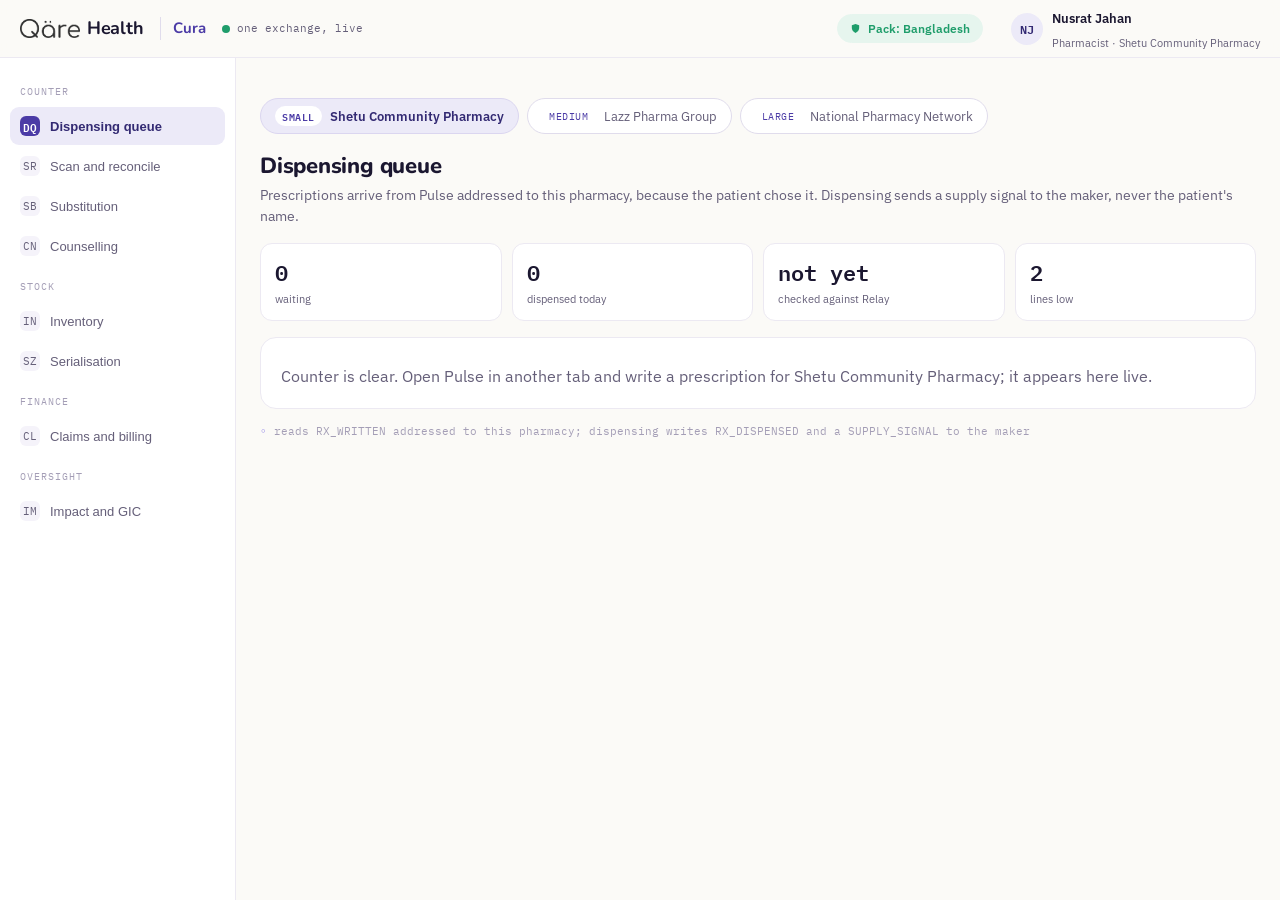
<file: products/cura/index.html>
<!doctype html>
<html lang="en">
<head>
<meta charset="utf-8" />
<link rel="icon" href="data:," />
<meta name="viewport" content="width=device-width, initial-scale=1" />
<title>Qäre Cura</title>
<link rel="preconnect" href="https://fonts.googleapis.com" />
<link rel="preconnect" href="https://fonts.gstatic.com" crossorigin />
<link href="https://fonts.googleapis.com/css2?family=Nunito:wght@600;700;800&family=IBM+Plex+Sans:wght@400;500;600;700&family=IBM+Plex+Mono:wght@400;500&display=swap" rel="stylesheet" />
<link rel="stylesheet" href="../../assets/tokens.css" />
<link rel="stylesheet" href="../../assets/qare.css" />
</head>
<body>
<div id="root"></div>
<script src="../../assets/exchange.js"></script>
<script src="../../assets/spine.js"></script>
<script src="../../assets/care.js"></script>
<script src="../../assets/app.js"></script>
<script>
(function () {
  var X = window.QareExchange, UI = window.QareUI, esc = UI.esc, money = UI.money;
  UI.init('cura');
  var orgs = X.orgsFor('cura');
  var cur = X.org('ORG-PHARMACY');
  var mod = 'dispensing';
  var seen = {};

  function scale() { return cur.sizeClass === 'LARGE' ? 50 : cur.sizeClass === 'MEDIUM' ? 6 : 1; }

  var INVENTORY = [
    { item: 'CardiNex-10', onHand: 180, reorder: 60, maker: 'Nexagen', status: 'ok' },
    { item: 'OncoNex-100', onHand: 4, reorder: 10, maker: 'Nexagen', status: 'low' },
    { item: 'Metformin 500', onHand: 640, reorder: 200, maker: 'Generic', status: 'ok' },
    { item: 'Amoxicillin 500', onHand: 22, reorder: 80, maker: 'Generic', status: 'low' }
  ];

  function head(t, d) { return '<div class="sec-head"><div><div class="t">' + esc(t) + '</div><div class="d">' + esc(d) + '</div></div></div>'; }
  function kpis(arr) { return '<div class="figs" style="margin-bottom:16px">' + arr.map(function (a) { return '<div class="fig"><div class="fv">' + esc(a[0]) + '</div><div class="fk">' + esc(a[1]) + '</div></div>'; }).join('') + '</div>'; }
  function prov(t) { return '<p class="provenance">' + esc(t) + '</p>'; }

  var MODS = [
    { key: 'dispensing', label: 'Dispensing queue', ic: 'DQ', group: 'Counter' },
    { key: 'scan', label: 'Scan and reconcile', ic: 'SR', group: 'Counter' },
    { key: 'substitution', label: 'Substitution', ic: 'SB', group: 'Counter' },
    { key: 'counselling', label: 'Counselling', ic: 'CN', group: 'Counter' },
    { key: 'inventory', label: 'Inventory', ic: 'IN', group: 'Stock' },
    { key: 'serialization', label: 'Serialisation', ic: 'SZ', group: 'Stock' },
    { key: 'claims', label: 'Claims and billing', ic: 'CL', group: 'Finance' },
    { key: 'impact', label: 'Impact and GIC', ic: 'IM', group: 'Oversight' }
  ];

  function moduleBody() {
    var queue = X.prescriptions().filter(function (r) { return !X.isDispensed(r.rxId) && (!r.pharmacyId || r.pharmacyId === cur.id); });
    var elsewhere = X.prescriptions().filter(function (r) { return !X.isDispensed(r.rxId) && r.pharmacyId && r.pharmacyId !== cur.id; }).length;
    var done = X.dispenses().filter(function (d) { return !d.byOrgId || d.byOrgId === cur.id; });
    if (mod === 'dispensing') {
      return head('Dispensing queue', 'Prescriptions arrive from Pulse addressed to this pharmacy, because the patient chose it. Dispensing sends a supply signal to the maker, never the patient\'s name.') +
        kpis([[queue.length, 'waiting'], [done.length, 'dispensed today'], ['not yet', 'checked against Relay'], [INVENTORY.filter(function (i) { return i.status === 'low'; }).length, 'lines low']]) +
        (queue.length ? '<div class="qt-wrap"><table class="qt"><thead><tr><th>Item</th><th>Patient</th><th>Prescriber</th><th>Rx</th><th></th></tr></thead><tbody>' +
          queue.slice().reverse().map(function (r) { var fresh = !seen[r.rxId]; seen[r.rxId] = true; return '<tr' + (fresh ? ' style="background:var(--iris-tint)"' : '') + '><td class="nm">' + esc(r.drugName) + ' x' + r.qty + '</td><td>' + esc(r.patientName) + '</td><td>' + esc(r.prescriber) + '</td><td class="mono sub2">' + esc(r.rxId) + '</td><td style="text-align:right"><button class="btn btn-primary btn-sm" data-disp="' + esc(r.rxId) + '">Scan and dispense</button></td></tr>'; }).join('') +
          '</tbody></table></div>' : '<div class="card"><div class="sub">Counter is clear' + (elsewhere ? ', and ' + elsewhere + ' prescription' + (elsewhere > 1 ? 's are' : ' is') + ' waiting at other pharmacies the patients chose' : '') + '. Open Pulse in another tab and write a prescription for ' + esc(cur.name) + '; it appears here live.</div></div>') +
        prov('reads RX_WRITTEN addressed to this pharmacy; dispensing writes RX_DISPENSED and a SUPPLY_SIGNAL to the maker');
    }
    if (mod === 'scan') {
      return head('Scan and reconcile', 'Every pack is scanned against the manufacturer serial before it leaves the counter, so a counterfeit cannot be dispensed.') +
        '<div class="card shadow"><div class="sub" style="font-size:13px;margin-bottom:12px">Scan a pack to reconcile it against the Relay chain of custody. A serial that does not match, or that was already dispensed, is rejected.</div>' +
        '<div class="qt-wrap" style="border:0"><table class="qt"><tbody>' +
        (done.length ? done.slice().reverse().map(function (d) { return '<tr><td class="mono">' + esc(d.packSerial || d.rxId) + '</td><td class="nm">' + esc(d.drugName) + '</td><td><span class="chip claimed">scanned</span></td></tr>'; }).join('') : '<tr><td class="sub">No packs scanned yet. Dispense from the queue.</td></tr>') +
        '</tbody></table></div></div>' + prov('the same serial reconciles against the Relay track-and-trace chain');
    }
    if (mod === 'substitution') {
      return head('Substitution', 'Generic and formulary substitution against the live catalogue, with the prescriber and payer rules applied.') +
        '<div class="qt-wrap"><table class="qt"><thead><tr><th>Prescribed</th><th>Substitute</th><th class="num">Saving</th><th>Rule</th></tr></thead><tbody>' +
        [['CardiNex-10 (brand)', 'Amlodipine generic', '78%', 'Payer prefers generic'], ['OncoNex-100', 'No substitute', '0%', 'Biologic, no generic']].map(function (r) {
          return '<tr><td class="nm">' + esc(r[0]) + '</td><td>' + esc(r[1]) + '</td><td class="num">' + esc(r[2]) + '</td><td class="sub2">' + esc(r[3]) + '</td></tr>';
        }).join('') + '</tbody></table></div>' + prov('substitution reads the formulary and the payer plan from the exchange, not a paper list');
    }
    if (mod === 'counselling') {
      return head('Counselling', 'Patient counselling prompts generated from the record, so advice fits the person, not just the drug.') +
        '<div class="card shadow"><div class="iris" style="background:var(--iris-tint);border:1px solid var(--iris-line);border-radius:12px;padding:13px;font-size:13px"><div style="font-family:var(--font-mono);font-size:11px;letter-spacing:.08em;text-transform:uppercase;color:var(--iris-deep);margin-bottom:5px">IRIS</div>Amara takes metformin and is now on CardiNex-10. Counsel on taking it at the same time daily, and flag that she is penicillin allergic for any future antibiotic. Advice is grounded in her record; the pharmacist delivers it.</div></div>' +
        prov('counselling prompts read the record, so they account for her other medicines and allergies');
    }
    if (mod === 'inventory') {
      return head('Inventory', 'Stock against reorder point. Two lines are low; dispensing draws down automatically.') +
        '<div class="qt-wrap"><table class="qt"><thead><tr><th>Item</th><th>Maker</th><th class="num">On hand</th><th class="num">Reorder</th><th>Status</th><th></th></tr></thead><tbody>' +
        INVENTORY.map(function (i) { return '<tr><td class="nm">' + esc(i.item) + '</td><td>' + esc(i.maker) + '</td><td class="num">' + i.onHand + '</td><td class="num">' + i.reorder + '</td><td>' + (i.status === 'low' ? '<span class="chip inconsistent">reorder</span>' : '<span class="chip verified">ok</span>') + '</td><td style="text-align:right">' + (i.status === 'low' ? '<button class="btn btn-primary btn-sm">Order via Relay</button>' : '') + '</td></tr>'; }).join('') +
        '</tbody></table></div>' + prov('a reorder routes to Relay for serialised, cold-chain-aware replenishment');
    }
    if (mod === 'serialization') {
      return head('Serialisation', 'The GS1 serials this pharmacy holds and has dispensed, each traceable to the maker and the patient.') +
        kpis([[done.length, 'dispensed, serialised'], ['not yet', 'checked against Relay'], ['0', 'suspect serials'], ['0', 'duplicates']]) +
        '<div class="card shadow"><div class="sub" style="font-size:13px">Every pack carries an SGTIN scanned at receipt from Relay and again at dispense. The chain means a recall from Nexus can name the exact packs this pharmacy holds, and the exact patients who received one.</div></div>' +
        prov('serialisation closes the loop from manufacturer to patient, both directions');
    }
    if (mod === 'claims') {
      var claimed = X.claims().length;
      return head('Claims and billing', 'Dispensing creates a claim that the payer in Shield adjudicates against this exact dispensing event.') +
        kpis([[done.length, 'billable dispenses'], [claimed, 'adjudicated by payer'], [money(Math.round(done.length * 42 * 0.8)), 'reimbursed'], ['0', 'rejected']]) +
        '<div class="card shadow"><div class="sub" style="font-size:13px">Because the claim is the dispensing event, there is no separate billing entry to reconcile. The pharmacist dispenses once; the payer in Shield sees the claim and the record behind it at the same moment.</div></div>' +
        prov('one event is both the dispense and the claim, so billing cannot drift from what was given');
    }
    if (mod === 'impact') {
      return head('Impact and GIC', 'The pharmacy\'s contribution to the framework and its verified publication to the Commons.') +
        UI.impactPanel(cur, { measures: [
          { front: 'Access and coverage', measure: 'Scripts filled on the exchange', value: String(done.length), status: done.length ? 'Verified' : 'Unmeasured' },
          { front: 'Supply integrity and pharmacovigilance', measure: 'Serialised packs verified', value: '100%', status: 'Claimed' },
          { front: 'Affordability and financial protection', measure: 'Generic substitution rate', value: '63%', status: 'Claimed' }
        ] });
    }
    return '';
  }

  function render() {
    var who = cur.personas[0];
    var q = X.prescriptions().filter(function (r) { return !X.isDispensed(r.rxId) && (!r.pharmacyId || r.pharmacyId === cur.id); }).length;
    var mods = MODS.map(function (m) { return m.key === 'dispensing' ? Object.assign({}, m, { badge: q || null, calm: true }) : m; });
    document.getElementById('root').innerHTML =
      UI.topbar({ appName: 'Cura', personaName: who.name, personaRole: who.role + ' · ' + cur.name }) +
      '<div class="os">' + UI.osNav(mods, mod) +
        '<main class="os-main">' + UI.tenantBar(orgs, cur.id) + '<div style="margin-top:16px">' + moduleBody() + '</div></main>' +
      '</div>';
  }

  document.addEventListener('click', function (e) {
    var t = e.target.getAttribute('data-tenant'); if (t) { cur = X.org(t); render(); return; }
    var m = e.target.closest('[data-mod]'); if (m) { mod = m.getAttribute('data-mod'); render(); return; }
    var rx = e.target.getAttribute('data-disp');
    if (rx) {
      var res = X.care.dispense({ rxId: rx, pharmacyId: cur.id, personaId: cur.personas[0].id });
      if (!res) return;
      UI.toast('Dispensed', esc(res.dispense.drugName) + ' &middot; pack ' + esc(res.dispense.packSerial) + '. Supply signal sent to the maker, ' + (res.signal.indication ? 'with clinical context the patient allowed.' : 'without clinical context (no patient opt-in).'));
      return;
    }
    if (e.target.matches('[data-gic-publish]')) {
      X.append('GIC_PUBLISHED', { orgId: cur.id, orgName: cur.name, outcome: 'Medicines access, Q current', measures: UI.verifiedMeasures(), status: 'Verified' }, { app: 'cura', persona: cur.personas[0].id });
      UI.toast('Published to GIC', cur.name + ' posted a record to the Commons.');
    }
  });

  X.subscribe(render);
  UI.watchToasts(function (ev) {
    if (ev.type === 'RX_WRITTEN') return { k: 'Pulse', msg: esc(ev.payload.prescriber) + ' wrote ' + esc(ev.payload.drugName) + ' for ' + esc(ev.payload.patientName) + '.' };
    return null;
  });
  render();
})();
</script>
</body>
</html>
</file>
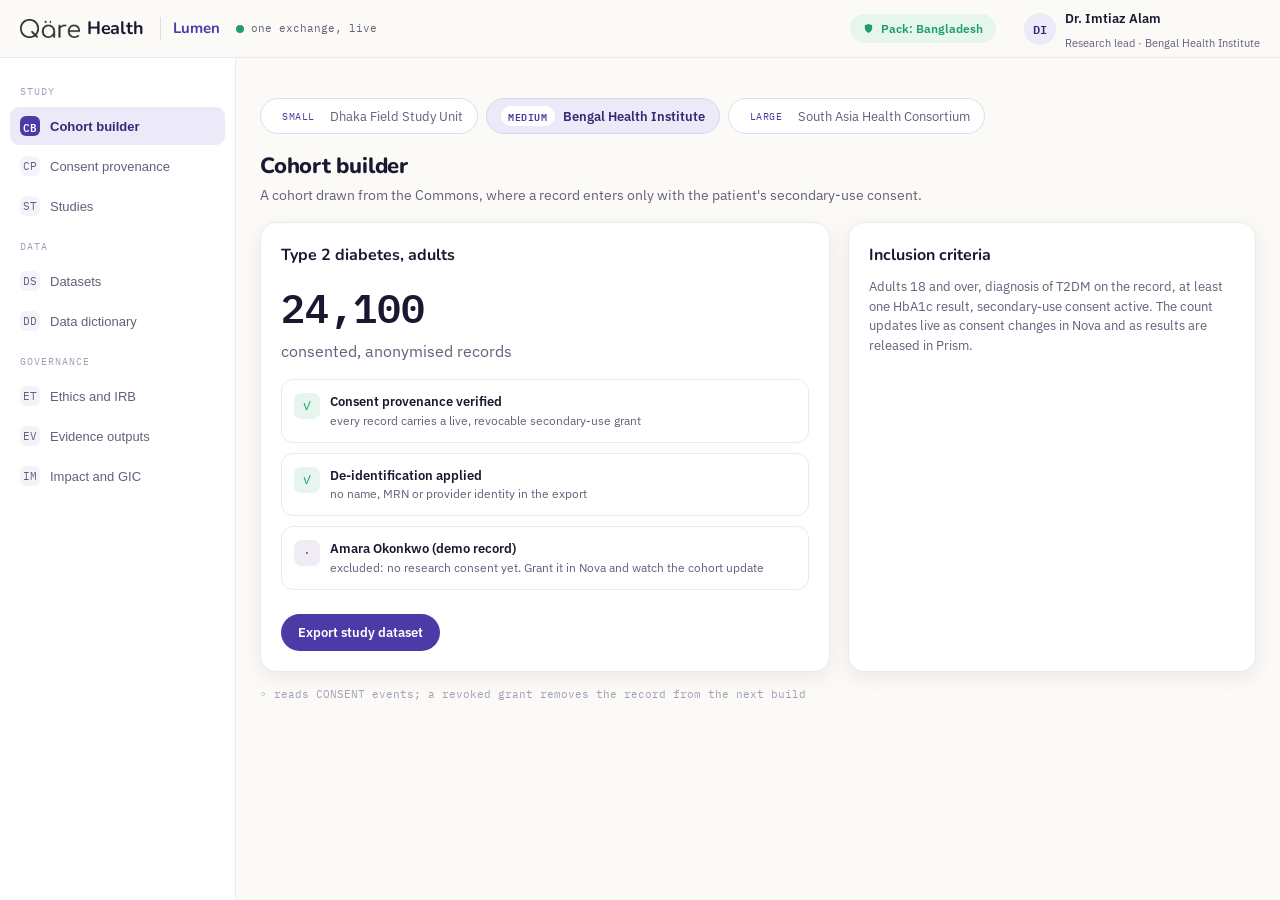
<file: products/lumen/index.html>
<!doctype html>
<html lang="en">
<head>
<meta charset="utf-8" />
<link rel="icon" href="data:," />
<meta name="viewport" content="width=device-width, initial-scale=1" />
<title>Qäre Lumen</title>
<link rel="preconnect" href="https://fonts.googleapis.com" />
<link rel="preconnect" href="https://fonts.gstatic.com" crossorigin />
<link href="https://fonts.googleapis.com/css2?family=Nunito:wght@600;700;800&family=IBM+Plex+Sans:wght@400;500;600;700&family=IBM+Plex+Mono:wght@400;500&display=swap" rel="stylesheet" />
<link rel="stylesheet" href="../../assets/tokens.css" />
<link rel="stylesheet" href="../../assets/qare.css" />
<style>
  .gate { display: flex; align-items: flex-start; gap: 10px; padding: 12px; border: 1px solid var(--hairline); border-radius: 12px; margin-bottom: 10px; background: var(--surface); }
  .gate .ic { width: 26px; height: 26px; border-radius: 7px; display: grid; place-items: center; font-family: var(--font-mono); font-size: 13px; flex: 0 0 auto; margin-top: 1px; }
  .gate.ok .ic { background: var(--verified-tint); color: var(--verified); }
  .gate.block .ic { background: var(--unmeasured-tint); color: var(--mid); }
  .gate .g-t { font-size: 13px; font-weight: 600; } .gate .g-m { font-size: 12px; color: var(--mid); }
  .cohort-n { font-family: var(--font-mono); font-size: 40px; font-weight: 600; }
</style>
</head>
<body>
<div id="root"></div>
<script src="../../assets/exchange.js"></script>
<script src="../../assets/spine.js"></script>
<script src="../../assets/app.js"></script>
<script>
(function () {
  var X = window.QareExchange, UI = window.QareUI, esc = UI.esc;
  UI.init('lumen');
  var orgs = X.orgsFor('lumen');
  var cur = X.org('ORG-LUMEN-MID');
  var mod = 'cohort';

  function base() { return cur.sizeClass === 'LARGE' ? 128400 : cur.sizeClass === 'MEDIUM' ? 24100 : 3200; }

  var STUDIES = [
    { id: 'STU-114', title: 'Metformin adherence and HbA1c, T2DM', phase: 'Enrolling', n: 24100, irb: 'Approved' },
    { id: 'STU-108', title: 'Hypertension control in primary care', phase: 'Analysis', n: 11800, irb: 'Approved' },
    { id: 'STU-121', title: 'Dengue severity predictors', phase: 'Design', n: 0, irb: 'Under review' }
  ];
  var DICT = [
    { field: 'age_band', type: 'categorical', deid: '5-year bands' },
    { field: 'sex', type: 'categorical', deid: 'as recorded' },
    { field: 'hba1c', type: 'numeric', deid: 'value, no identifier' },
    { field: 'district', type: 'categorical', deid: 'district only, no village' },
    { field: 'medication', type: 'categorical', deid: 'ATC class' }
  ];

  function head(t, d) { return '<div class="sec-head"><div><div class="t">' + esc(t) + '</div><div class="d">' + esc(d) + '</div></div></div>'; }
  function kpis(arr) { return '<div class="figs" style="margin-bottom:16px">' + arr.map(function (a) { return '<div class="fig"><div class="fv">' + esc(a[0]) + '</div><div class="fk">' + esc(a[1]) + '</div></div>'; }).join('') + '</div>'; }
  function prov(t) { return '<p class="provenance">' + esc(t) + '</p>'; }

  var MODS = [
    { key: 'cohort', label: 'Cohort builder', ic: 'CB', group: 'Study' },
    { key: 'provenance', label: 'Consent provenance', ic: 'CP', group: 'Study' },
    { key: 'studies', label: 'Studies', ic: 'ST', group: 'Study' },
    { key: 'dataset', label: 'Datasets', ic: 'DS', group: 'Data' },
    { key: 'dictionary', label: 'Data dictionary', ic: 'DD', group: 'Data' },
    { key: 'ethics', label: 'Ethics and IRB', ic: 'ET', group: 'Governance' },
    { key: 'evidence', label: 'Evidence outputs', ic: 'EV', group: 'Governance' },
    { key: 'impact', label: 'Impact and GIC', ic: 'IM', group: 'Governance' }
  ];

  function moduleBody() {
    var consented = X.consentGranted('research') === true;
    var n = base() + (consented ? 1 : 0);
    if (mod === 'cohort') {
      return head('Cohort builder', 'A cohort drawn from the Commons, where a record enters only with the patient\'s secondary-use consent.') +
        '<div class="split"><div class="card shadow"><div style="font-family:var(--font-brand);font-weight:700;margin-bottom:10px">Type 2 diabetes, adults</div>' +
        '<div class="cohort-n">' + n.toLocaleString('en-US') + '</div><div class="sub" style="margin-top:2px">consented, anonymised records</div>' +
        '<div style="margin-top:16px">' +
        '<div class="gate ok"><span class="ic">&#10003;</span><div><div class="g-t">Consent provenance verified</div><div class="g-m">every record carries a live, revocable secondary-use grant</div></div></div>' +
        '<div class="gate ok"><span class="ic">&#10003;</span><div><div class="g-t">De-identification applied</div><div class="g-m">no name, MRN or provider identity in the export</div></div></div>' +
        '<div class="gate ' + (consented ? 'ok' : 'block') + '"><span class="ic">' + (consented ? '&#10003;' : '&middot;') + '</span><div><div class="g-t">Amara Okonkwo (demo record)</div><div class="g-m">' + (consented ? 'included: she granted research consent in Nova' : 'excluded: no research consent yet. Grant it in Nova and watch the cohort update') + '</div></div></div>' +
        '</div><button class="btn btn-primary" style="margin-top:14px">Export study dataset</button></div>' +
        '<div class="card shadow"><div style="font-family:var(--font-brand);font-weight:700;margin-bottom:10px">Inclusion criteria</div>' +
        '<div class="sub" style="font-size:13px">Adults 18 and over, diagnosis of T2DM on the record, at least one HbA1c result, secondary-use consent active. The count updates live as consent changes in Nova and as results are released in Prism.</div></div></div>' +
        prov('reads CONSENT events; a revoked grant removes the record from the next build');
    }
    if (mod === 'provenance') {
      var grants = X.events().filter(function (e) { return e.type === 'CONSENT_GRANTED' || e.type === 'CONSENT_REVOKED'; }).filter(function (e) { return e.payload.to === 'research'; });
      return head('Consent provenance', 'The audit trail that lets a reviewer confirm every record in the cohort is there by consent.') +
        kpis([[n.toLocaleString(), 'in cohort'], ['100%', 'with valid consent'], [X.eventsOfType('CONSENT_REVOKED').length, 'revocations honoured'], ['0', 'records without consent']]) +
        (grants.length ? '<div class="qt-wrap"><table class="qt"><thead><tr><th>Event</th><th>Scope</th><th>Effect on cohort</th><th>Time</th></tr></thead><tbody>' +
          grants.slice().reverse().map(function (e) { var g = e.type === 'CONSENT_GRANTED'; return '<tr><td>' + (g ? '<span class="chip verified">granted</span>' : '<span class="chip inconsistent">revoked</span>') + '</td><td>secondary use</td><td>' + (g ? 'record added' : 'record removed') + '</td><td class="mono">' + UI.timeOf(e.ts) + '</td></tr>'; }).join('') +
          '</tbody></table></div>' : '<div class="card"><div class="sub">No research-consent events yet. Toggle research consent in Nova to see the trail build.</div></div>') +
        prov('consent is not a checkbox at enrollment; it is a live grant the patient can withdraw at any time');
    }
    if (mod === 'studies') {
      return head('Studies', 'Active and planned studies drawing on consented cohorts.') +
        '<div class="qt-wrap"><table class="qt"><thead><tr><th>Study</th><th>Title</th><th>Phase</th><th class="num">N</th><th>IRB</th></tr></thead><tbody>' +
        STUDIES.map(function (s) { var c = s.phase === 'Analysis' ? 'claimed' : s.phase === 'Design' ? '' : 'verified'; return '<tr><td class="mono">' + esc(s.id) + '</td><td class="nm">' + esc(s.title) + '</td><td><span class="chip ' + c + '">' + esc(s.phase) + '</span></td><td class="num">' + s.n.toLocaleString() + '</td><td>' + (s.irb === 'Approved' ? '<span class="chip verified">approved</span>' : '<span class="chip claimed">review</span>') + '</td></tr>'; }).join('') +
        '</tbody></table></div>' + prov('a study cannot enrol a record whose consent does not cover its purpose');
    }
    if (mod === 'dataset') {
      return head('Datasets', 'Export-ready, de-identified datasets with their consent and quality lineage.') +
        '<div class="qt-wrap"><table class="qt"><thead><tr><th>Dataset</th><th>Study</th><th class="num">Rows</th><th>De-identified</th><th>Consent</th></tr></thead><tbody>' +
        [['DS-114a', 'STU-114', n, 'Yes', 'Claimed'], ['DS-108a', 'STU-108', 11800, 'Yes', 'Claimed']].map(function (r) {
          return '<tr><td class="mono">' + esc(r[0]) + '</td><td class="mono">' + esc(r[1]) + '</td><td class="num">' + r[2].toLocaleString() + '</td><td>' + UI.statusChip('Verified').replace('Verified', 'Yes') + '</td><td>' + UI.statusChip(r[4]) + '</td></tr>';
        }).join('') + '</tbody></table></div>' + prov('a dataset carries its own lineage, so a reviewer can trace any row back to a consented record');
    }
    if (mod === 'dictionary') {
      return head('Data dictionary', 'Every field a study can use, and how it is de-identified before it leaves the exchange.') +
        '<div class="qt-wrap"><table class="qt"><thead><tr><th>Field</th><th>Type</th><th>De-identification</th></tr></thead><tbody>' +
        DICT.map(function (d) { return '<tr><td class="mono nm">' + esc(d.field) + '</td><td>' + esc(d.type) + '</td><td class="sub2">' + esc(d.deid) + '</td></tr>'; }).join('') +
        '</tbody></table></div>' + prov('fine-grained identifiers such as village or exact date never leave the exchange');
    }
    if (mod === 'ethics') {
      return head('Ethics and IRB', 'The governance that stands between a research question and a person\'s record.') +
        '<div class="cards3">' + [['Purpose binding', 'A record is used only for the purpose its consent names, never repurposed silently.'], ['IRB approval', 'Every study carries an approval on file before it can build a cohort.'], ['Right to withdraw', 'A withdrawn consent removes the record from future builds and is logged.']].map(function (c) { return '<div class="card shadow"><div style="font-weight:700;font-size:14px;margin-bottom:6px">' + esc(c[0]) + '</div><div class="sub" style="font-size:13px">' + esc(c[1]) + '</div></div>'; }).join('') + '</div>' +
        prov('consent, purpose and approval are enforced together; one missing piece blocks the build');
    }
    if (mod === 'evidence') {
      return head('Evidence outputs', 'What the research produces, and how it flows back to care and to the Commons.') +
        '<div class="qt-wrap"><table class="qt"><thead><tr><th>Output</th><th>Study</th><th>Status</th></tr></thead><tbody>' +
        [['Adherence improves HbA1c by 0.6%', 'STU-114', 'Preprint'], ['Primary-care BP protocol effective', 'STU-108', 'Published'], ['Guideline update proposed', 'STU-108', 'Under review']].map(function (r) {
          return '<tr><td class="nm">' + esc(r[0]) + '</td><td class="mono">' + esc(r[1]) + '</td><td>' + (r[2] === 'Published' ? '<span class="chip verified">published</span>' : '<span class="chip claimed">' + esc(r[2]) + '</span>') + '</td></tr>';
        }).join('') + '</tbody></table></div>' + prov('evidence generated here can become a verified health-outcome record on the Commons');
    }
    if (mod === 'impact') {
      return head('Impact and GIC', 'The research contribution to the framework and its verified publication to the Commons.') +
        UI.impactPanel(cur, { measures: [
          { front: 'Health outcomes', measure: 'Studies supported, year', value: '12', status: 'Claimed' },
          { front: 'Governance', measure: 'Records without valid consent', value: '0', status: 'Claimed' },
          { front: 'Social', measure: 'Evidence adopted into guidelines', value: '3', status: 'Claimed' }
        ] });
    }
    return '';
  }

  function render() {
    var who = cur.personas[0];
    document.getElementById('root').innerHTML =
      UI.topbar({ appName: 'Lumen', personaName: who.name, personaRole: who.role + ' · ' + cur.name }) +
      '<div class="os">' + UI.osNav(MODS, mod) +
        '<main class="os-main">' + UI.tenantBar(orgs, cur.id) + '<div style="margin-top:16px">' + moduleBody() + '</div></main>' +
      '</div>';
  }

  document.addEventListener('click', function (e) {
    var t = e.target.getAttribute('data-tenant'); if (t) { cur = X.org(t); render(); return; }
    var m = e.target.closest('[data-mod]'); if (m) { mod = m.getAttribute('data-mod'); render(); return; }
    if (e.target.matches('[data-gic-publish]')) {
      X.append('GIC_PUBLISHED', { orgId: cur.id, orgName: cur.name, outcome: 'Research evidence generated, year', measures: UI.verifiedMeasures(), status: 'Verified' }, { app: 'lumen', persona: cur.personas[0].id });
      UI.toast('Published to GIC', cur.name + ' posted a verified research record to the Commons.');
    }
  });

  X.subscribe(render);
  UI.watchToasts(function (ev) {
    if (ev.type === 'CONSENT_GRANTED' && ev.payload.to === 'research') return { k: 'Nova', msg: 'A patient granted research consent. Cohort updated.' };
    if (ev.type === 'CONSENT_REVOKED' && ev.payload.to === 'research') return { k: 'Nova', msg: 'Research consent revoked. Record removed from the cohort.' };
    return null;
  });
  render();
})();
</script>
</body>
</html>
</file>
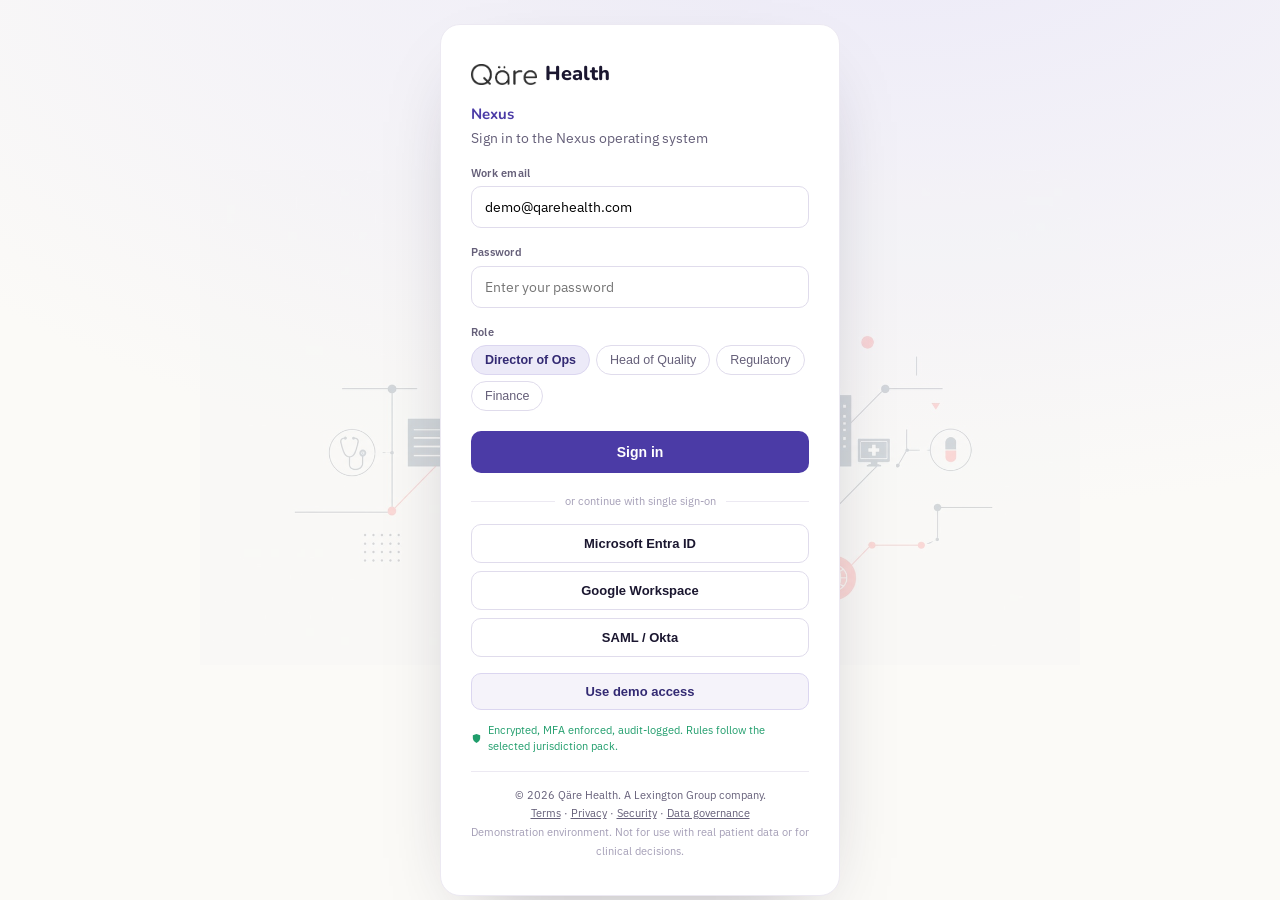
<file: products/nexus/index.html>
<!doctype html>
<html lang="en">
<head>
<meta charset="utf-8" />
<link rel="icon" href="data:," />
<meta name="viewport" content="width=device-width, initial-scale=1" />
<title>Qäre Nexus</title>
<meta name="description" content="Nexus, the operating system for pharma. A configurable element library, each module wired to the exchange, EESG and the GIC capital rail." />
<link rel="preconnect" href="https://fonts.googleapis.com" />
<link rel="preconnect" href="https://fonts.gstatic.com" crossorigin />
<link href="https://fonts.googleapis.com/css2?family=Nunito:wght@600;700;800&family=IBM+Plex+Sans:wght@400;500;600;700&family=IBM+Plex+Mono:wght@400;500&display=swap" rel="stylesheet" />
<link rel="stylesheet" href="../../assets/tokens.css" />
<link rel="stylesheet" href="../../assets/qare.css" />
</head>
<body>
<div id="root"></div>
<script src="../../assets/exchange.js"></script>
<script src="../../assets/spine.js"></script>
<script src="../../assets/care.js"></script>
<script src="../../assets/app.js"></script>
<script src="../../assets/auth.js"></script>
<script>
(function () {
  var X = window.QareExchange, UI = window.QareUI, esc = UI.esc, money = UI.money;
  UI.init('nexus');
  var SESSION = null;

  var orgs = X.orgsFor('nexus');
  var cur = X.org('ORG-NEXAGEN');
  var mod = 'command';

  var REGIONS = ['Dhaka', 'Chattogram', 'Sylhet', 'Khulna', 'Rajshahi'];
  var seedById = {};
  var demand = [], cold = { series: [], breach: false, product: 'OncoNex-100', shipment: 'SHP-ONC-4471' };
  var stockoutAt = 0, tickN = 0;
  var held = {}, acked = {};
  var compTab = 'overview', intTab = 'systems';

  // live state for the newly live modules
  var batches = [], deviations = [], scans = { serialized: 0, total: 0, blocked: 0, feed: [] };
  var env = { carbon: 12, water: 71, effluent: 'within', waste: 86 };
  var suppliers = [
    { name: 'Hovid API Works', material: 'API, cardiovascular', status: 'Qualified', score: 92 },
    { name: 'Gujarat Excipients', material: 'Excipients', status: 'Review', score: 74 },
    { name: 'DhakaPack Ltd', material: 'Primary packaging', status: 'At risk', score: 58 }
  ];

  function scale() { return cur.sizeClass === 'LARGE' ? 1 : cur.sizeClass === 'MEDIUM' ? 0.4 : 0.12; }
  function baseCount() { return cur.sizeClass === 'LARGE' ? 11 : cur.sizeClass === 'MEDIUM' ? 7 : 4; }
  function coverDays() { return cur.sizeClass === 'LARGE' ? 20 : cur.sizeClass === 'MEDIUM' ? 34 : 51; }
  function price(code) { var d = X.drug(code); return d ? d.unitPrice : 0; }
  function nameOf(code) { var d = X.drug(code); return d ? d.name : code; }
  function rnd(a, b) { return a + Math.floor(Math.random() * (b - a + 1)); }
  function pick(a) { return a[Math.floor(Math.random() * a.length)]; }

  function pushDemand(code, qty, region, ts, src, fresh) {
    demand.push({ id: 'd-' + Date.now() + '-' + Math.random().toString(36).slice(2, 6),
      code: code, name: nameOf(code), qty: qty, region: region, ts: ts, src: src, fresh: !!fresh });
    if (demand.length > 60) demand = demand.slice(-60);
  }
  function addDeviation(d) { if (!deviations.some(function (x) { return x.id === d.id; })) deviations.unshift(d); }

  function seedBaseline() {
    demand = []; seedById = {}; var now = Date.now(), n = baseCount();
    for (var i = 0; i < n; i++) {
      var code = Math.random() < 0.7 ? 'CARDINEX-10' : 'ONCONEX-100';
      pushDemand(code, code === 'ONCONEX-100' ? rnd(1, 3) : rnd(2, 9), pick(REGIONS), now - rnd(4, 180) * 60000, 'baseline', false);
    }
    demand.sort(function (a, b) { return a.ts - b.ts; });
    cold.series = []; for (var j = 0; j < 14; j++) cold.series.push(+(4.2 + Math.random() * 1.6).toFixed(1));
    cold.breach = false;
    stockoutAt = now + coverDays() * 86400000 + rnd(0, 20) * 3600000;
    batches = [
      { line: 'Line 1', product: 'CardiNex-10', batch: 'BATCH-CARD-0342', oee: 86, status: 'Running', progress: rnd(30, 70) },
      { line: 'Line 2', product: 'OncoNex-100', batch: 'BATCH-ONCO-0101', oee: 78, status: 'Running', progress: rnd(20, 55) },
      { line: 'Line 3', product: 'Metformin 500', batch: 'BATCH-MET-0590', oee: 81, status: 'Changeover', progress: rnd(5, 20) }
    ];
    deviations = [{ id: 'DV-0218', product: 'CardiNex-10', type: 'In-process', status: 'CAPA', note: 'tablet hardness drift on Line 1, CAPA open' }];
    var pk = cur.sizeClass === 'LARGE' ? 2400000 : cur.sizeClass === 'MEDIUM' ? 960000 : 288000;
    scans = { serialized: Math.round(pk * 0.98), total: pk, blocked: rnd(2, 7), feed: [] };
    env = { carbon: 12, water: 71, effluent: 'within', waste: 86 };
  }

  function foldExchange() {
    X.events().forEach(function (e) {
      if (seedById[e.id]) return;
      var p = e.payload || {};
      if (e.type === 'DEMAND_SIGNAL' && p.maker === 'ORG-NEXAGEN') {
        seedById[e.id] = 1; pushDemand(p.drug || 'CARDINEX-10', p.qty || 1, p.region || 'Dhaka', e.ts, 'exchange', true);
      } else if (e.type === 'RX_DISPENSED') {
        if (X.eventsOfType('DEMAND_SIGNAL').some(function (s) { return s.payload.rxId && s.payload.rxId === p.rxId; })) { seedById[e.id] = 1; return; }
        var code = p.drug || p.code, d = code ? X.drug(code) : null;
        if (d && d.maker === 'ORG-NEXAGEN') { seedById[e.id] = 1; pushDemand(code, p.qty || 1, p.region || 'Dhaka', e.ts, 'exchange', true); }
      } else if (e.type === 'COLD_CHAIN_ALERT' && (p.maker === 'ORG-NEXAGEN' || !p.maker)) {
        seedById[e.id] = 1; cold.breach = true; cold.product = p.product || cold.product; cold.shipment = p.shipment || cold.shipment;
        if (p.temp) cold.series.push(+p.temp);
        addDeviation({ id: 'DV-COLD-' + (p.shipment || 'X'), product: cold.product, type: 'Cold chain', status: 'Open', note: cold.shipment + ' out of 2 to 8 band, lot quarantined pending QP review' });
      }
    });
    demand.sort(function (a, b) { return a.ts - b.ts; });
  }

  function totals() { var u = 0, v = 0; demand.forEach(function (d) { u += d.qty; v += d.qty * price(d.code); }); return { units: u, value: v }; }
  function clockText() {
    var ms = Math.max(0, stockoutAt - Date.now());
    var d = Math.floor(ms / 86400000), h = Math.floor(ms % 86400000 / 3600000), m = Math.floor(ms % 3600000 / 60000), s = Math.floor(ms % 60000 / 1000);
    return d + 'd ' + (h < 10 ? '0' : '') + h + 'h ' + (m < 10 ? '0' : '') + m + 'm ' + (s < 10 ? '0' : '') + s + 's';
  }
  function coldNow() { return cold.series[cold.series.length - 1]; }
  function serialPct() { return scans.total ? (scans.serialized / scans.total * 100) : 0; }
  function openDevs() { return deviations.filter(function (d) { return d.status !== 'Closed'; }); }

  /* ---------- small shared view helpers ---------- */
  function head(t, d) { return '<div class="sec-head"><div><div class="t">' + esc(t) + '</div><div class="d">' + esc(d) + '</div></div>' +
    '<div class="actions"><span class="band"><span class="livedot"></span>one exchange, live</span></div></div>'; }
  function prov(t) { return '<p class="provenance">' + esc(t) + '</p>'; }
  function kpiRow(items) { return '<div class="figs" style="margin-bottom:16px">' + items.map(function (a) {
    return '<div class="fig"><div class="fv' + (a[2] ? ' clock' : '') + '"' + (a[3] ? ' id="' + a[3] + '"' : '') + '>' + a[0] + '</div><div class="fk">' + esc(a[1]) + '</div></div>';
  }).join('') + '</div>'; }
  function node(ic, label, val, hot) { return '<div class="node' + (hot || '') + '"><div class="dot">' + ic + '</div><div class="nl">' + esc(label) + '</div><div class="nv">' + val + '</div></div>'; }
  function flowHTML() {
    var hot = cold.breach ? ' hot' : '';
    return '<div class="flow">' + node('API', 'Suppliers', suppliers.filter(function (s) { return s.status === 'Qualified'; }).length + '/' + suppliers.length + ' qualified', '') +
      '<div class="link"></div>' + node('PLT', 'Plant', '82% OEE', '') +
      '<div class="link"></div>' + node('SER', 'Serialise', '<span id="fl-ser">' + serialPct().toFixed(1) + '</span>%', '') +
      '<div class="link' + hot + '"></div>' + node('DST', 'Distribution', '<span id="fl-cold">' + coldNow() + '&deg;C</span>', hot) +
      '<div class="link"></div>' + node('RX', 'Pharmacy', '<span id="fl-sig">' + demand.length + '</span> signals', '') +
      '<div class="link"></div>' + node('PT', 'Patients', '1.8M reached', '') + '</div>';
  }
  function feedHTML(limit) {
    var rows = demand.slice(-(limit || 8)).reverse();
    return '<div class="feed" id="no-feed">' + (rows.length ? rows.map(function (d) {
      return '<div class="ev' + (d.fresh ? ' fresh' : '') + '"><span class="tm">' + UI.timeOf(d.ts) + '</span>' +
        '<div style="flex:1"><div style="font-weight:600;font-size:13px">' + esc(d.name) + ' &middot; ' + d.qty + ' pack' + (d.qty > 1 ? 's' : '') + '</div>' +
        '<div class="sub2">' + esc(d.region) + ' &middot; ' + (d.src === 'exchange' ? 'live dispense from a connected pharmacy' : 'connected pharmacy') + '</div></div>' +
        '<span class="chip iris">reallocate</span></div>';
    }).join('') : '<div class="sub">Quiet. Dispense a Nexagen product in Cura and it lands here live.</div>') + '</div>';
  }
  function supplyDetailHTML() {
    var sig = X.care.supplySignals('ORG-NEXAGEN').slice(-10).reverse();
    return '<div class="card shadow" style="margin-top:16px"><div style="font-family:var(--font-brand);font-weight:700;margin-bottom:4px">Dispensing detail</div>' +
      '<div style="font-size:12px;color:var(--mid);margin-bottom:10px">Each dispense, as it happens: where, what, which batch, who prescribed. The patient\'s name never arrives. Clinical context arrives only when the patient has said yes.</div>' +
      (sig.length ? '<div class="qt-wrap" style="border:0"><table class="qt"><thead><tr><th>Time</th><th>Product</th><th class="num">Packs</th><th>Batch and pack</th><th class="num">Value</th><th>Pharmacy</th><th>Prescriber facility</th><th>Clinical context</th></tr></thead><tbody>' +
        sig.map(function (g) {
          return '<tr><td class="mono sub2">' + UI.timeOf(g.ts) + '</td><td class="nm">' + esc(g.drugName) + '</td><td class="num">' + g.qty + '</td><td class="mono sub2">' + esc(g.batch) + '<br>' + esc(g.packSerial) + '</td><td class="num">' + esc(g.amount) + ' ' + esc(g.currency) + '</td>' +
            '<td>' + esc(g.pharmacyName) + '<div class="sub2">' + esc(g.region) + '</div></td><td>' + esc(g.prescriberOrgName) + '<div class="sub2">' + esc(g.prescriberRole) + '</div></td>' +
            '<td>' + (g.indication ? esc(g.indication) + '<div class="sub2">' + esc(g.ageBand) + ', ' + esc(g.sex) + '</div>' : '<span class="chip unmeasured">withheld</span><div class="sub2">no patient opt-in</div>') + '</td></tr>';
        }).join('') + '</tbody></table></div>' : '<div class="sub">No granular dispenses yet. Dispense a Nexagen product in Cura and the detail lands here live.</div>') + '</div>';
  }
  function coldCardHTML() {
    var bars = cold.series.slice(-14).map(function (t) { return '<i class="' + (t > 8 || t < 2 ? 'hot' : '') + '" style="height:' + Math.max(8, Math.min(100, (t / 12) * 100)) + '%"></i>'; }).join('');
    return '<div class="card shadow"><div style="display:flex;justify-content:space-between;align-items:center;margin-bottom:8px">' +
      '<div style="font-family:var(--font-brand);font-weight:700">Cold chain &middot; ' + esc(cold.product) + '</div>' +
      '<span class="chip ' + (cold.breach ? 'inconsistent' : 'verified') + '" id="no-coldchip">' + (cold.breach ? 'breach' : 'in band') + '</span></div>' +
      '<div class="spark" id="no-coldspark">' + bars + '</div>' +
      '<div style="display:flex;justify-content:space-between;margin-top:6px"><span class="band">2 to 8&deg;C band</span><span class="band mono" id="no-coldnow">' + coldNow() + '&deg;C</span></div></div>';
  }
  function railChips(m) {
    var r = m.rails || {};
    return '<span class="rails">' +
      '<span class="rail exch ' + (r.exchange ? 'on' : '') + '">EXCH</span>' +
      '<span class="rail eesg ' + ((r.eesg && r.eesg.length) ? 'on' : '') + '">EESG</span>' +
      '<span class="rail gic ' + (r.gic ? 'on' : '') + '">GIC</span></span>';
  }

  // Second-level density for the operations surface: a week of throughput, a
  // quality-and-compliance glance, and system health. A Dir of Ops lands on a
  // full picture, not four tiles.
  function commandExtras() {
    var wk = [58, 64, 61, 73, 69, 81, Math.min(99, 60 + demand.length)];
    var bars = wk.map(function (h) { return '<i style="height:' + h + '%"></i>'; }).join('');
    return '<div class="cards3" style="margin-top:16px">' +
      '<div class="card shadow"><div style="font-family:var(--font-brand);font-weight:700;margin-bottom:8px">Throughput, 7 days</div>' +
        '<div class="spark" style="height:48px">' + bars + '</div>' +
        '<div class="figs" style="margin-top:12px"><div class="fig"><div class="fv">' + (Math.round(1.8 * scale() * 10) / 10) + 'M</div><div class="fk">packs shipped, qtr</div></div><div class="fig"><div class="fv">99.1%</div><div class="fk">OTIF</div></div></div></div>' +
      '<div class="card shadow"><div style="font-family:var(--font-brand);font-weight:700;margin-bottom:8px">Quality & compliance</div><div class="rows">' +
        glance('Batch release conformance', '98.7%', 'verified') + glance('Open deviations', String(openDevs().length), openDevs().length > 2 ? 'claimed' : 'verified') +
        glance('Serialised to last mile', serialPct().toFixed(1) + '%', serialPct() >= 98 ? 'verified' : 'claimed') + glance('Compliance frameworks live', '11 of 12', 'claimed') + '</div></div>' +
      '<div class="card shadow"><div style="font-family:var(--font-brand);font-weight:700;margin-bottom:8px">System health</div><div class="rows">' +
        glance('Integrations healthy', '9 of 9', 'verified') + glance('Exchange latency', '48 ms', 'verified') +
        glance('Uptime, 90 days', '99.98%', 'verified') + glance('Security controls active', '12 of 12', 'claimed') + '</div></div>' +
      '</div>';
  }
  function glance(label, val, cls) { return '<div class="row" style="padding:8px 10px"><span class="m">' + esc(label) + '</span><span style="display:flex;gap:8px;align-items:center"><span class="v">' + esc(val) + '</span><span class="chip ' + cls + '"></span></span></div>'; }

  /* ---------- N1-N3: compliance sub-views ---------- */
  function compSubtabs() {
    var tabs = [['overview','Overview'],['evidence','Evidence vault'],['validation','Validation & Part 11'],['aigovern','AI governance']];
    return '<div class="subtabs" style="margin-bottom:16px;display:flex;gap:6px;flex-wrap:wrap">' + tabs.map(function(t) {
      return '<button class="btn btn-sm' + (compTab === t[0] ? ' btn-primary' : ' btn-ghost') + '" data-comptab="' + t[0] + '">' + esc(t[1]) + '</button>';
    }).join('') + '</div>';
  }
  function trustCard(title, chipLabel, desc, rows, footer) {
    return '<div class="card shadow"><div style="display:flex;justify-content:space-between;align-items:center;margin-bottom:8px"><strong style="font-size:13px">' + esc(title) + '</strong><span class="chip claimed">' + esc(chipLabel) + '</span></div>' +
      (desc ? '<div class="sub2">' + esc(desc) + '</div>' : '') +
      '<div class="rows" style="margin-top:10px">' + rows.map(function(r) { return glance(r[0], r[1], 'claimed'); }).join('') + '</div>' +
      (footer ? '<div class="sub2" style="margin-top:8px;font-size:12px;line-height:1.6">' + esc(footer) + '</div>' : '') + '</div>';
  }
  function evidenceVaultHTML() {
    return UI.illustrative('Evidence items are illustrative. None is held until a real report, certificate or test record is attached.') + '<div class="cards3">' +
      trustCard('SOC 2 Type II', 'Attested', 'Trust services: security, availability, confidentiality', [['Report period', '12 months'], ['Last audit', 'Aug 2026'], ['Auditor', 'Independent (Big 4)'], ['Exceptions', '0']], 'Full report available under NDA to qualified buyers.') +
      trustCard('Penetration test', 'Clean', 'Independent annual + continuous scanning', [['Last test', 'Sep 2026'], ['Critical findings', '0'], ['High findings', '0'], ['Remediation SLA', '24h critical, 7d high']], '') +
      trustCard('Tenancy & isolation', 'Single-tenant', 'Your data is yours. Isolated, encrypted, never shared.', [['Architecture', 'Single-tenant'], ['Encryption keys', 'Per-tenant, HSM-backed'], ['Data sharing', 'None, by architecture'], ['Cross-tenant access', 'Impossible by design']], '') +
      '</div><div class="cards3" style="margin-top:14px">' +
      trustCard('Data residency', 'Region-pinned', 'Deployment region chosen by customer. No cross-border egress.', [['Primary region', 'Customer-selected'], ['Cross-border egress', 'None'], ['Sovereignty', 'Contractual guarantee']], '') +
      trustCard('Business continuity & DR', 'Tested', 'RPO 15 min, RTO 60 min, tested quarterly', [['RPO', '15 minutes'], ['RTO', '60 minutes'], ['Last DR test', 'Q3 2026'], ['Backup encryption', 'AES-256, separate key']], '') +
      trustCard('Data ownership & AI training', 'Customer-owned', '', [['Data ownership', 'Customer-owned, always'], ['Model training', 'Never used to train models'], ['Data export', 'Standard formats, on request'], ['On termination', 'Returned + destroyed, 30 days']], 'Your data belongs to you. Qare processes it under a DPA. It is never sold, shared across tenants, or used to train any model including Telos. On contract end, returned and securely destroyed.') +
      '</div>' + prov('illustrative until a real audit record is attached; only then does an item become Verified');
  }
  function validationHTML() {
    var systems = [['Nexus core', 'IQ/OQ/PQ', 'Validated', 'VAL-NEX-001'], ['Exchange (HIE)', 'IQ/OQ/PQ', 'Validated', 'VAL-EXC-001'], ['IRIS / Telos', 'IQ/OQ/PQ + ML', 'Validated', 'VAL-IRS-001'], ['Serialisation engine', 'IQ/OQ/PQ', 'Validated', 'VAL-SER-001'], ['Cold-chain monitor', 'IQ/OQ', 'Validated', 'VAL-CCM-001'], ['Audit-trail service', 'IQ/OQ/PQ', 'Validated', 'VAL-AUD-001'], ['E-signature service', 'IQ/OQ/PQ', 'Validated', 'VAL-SIG-001'], ['Reporting engine', 'IQ/OQ', 'In progress', 'VAL-RPT-001']];
    var controls = ['Audit trails are immutable and timestamped', 'Electronic signatures include identity, date, meaning', 'System access is controlled and role-based', 'Data integrity checks on every record', 'Change control with impact assessment', 'Computerised system validation (CSV) per GAMP 5', 'Backup and recovery validated', 'Operational checks at regular intervals'];
    var trail = [['2026-10-22 14:31', 'Batch BATCH-CARD-0342 released', 'Dr. K. Asante', 'e-sig VAL-SIG-4482'], ['2026-10-22 13:07', 'Deviation DV-0218 advanced to CAPA', 'QA Lead', 'e-sig VAL-SIG-4481'], ['2026-10-22 11:44', 'Cold-chain alert acknowledged', 'Ops Manager', 'e-sig VAL-SIG-4480'], ['2026-10-22 09:15', 'Lot hold placed on BATCH-ONCO-0097', 'QP', 'e-sig VAL-SIG-4479'], ['2026-10-21 16:22', 'Change request CR-114 approved', 'QA Director', 'e-sig VAL-SIG-4478']];
    var crs = [['CR-114', 'Exchange latency threshold', 'Approved'], ['CR-113', 'Serialisation algorithm update', 'Approved'], ['CR-112', 'IRIS model v2.3 deployment', 'In review'], ['CR-111', 'Cold-chain alert threshold', 'Approved']];
    return UI.illustrative('Validation status, audit entries and change records are illustrative demonstration data.') + '<div class="split"><div>' +
      '<div class="card shadow" style="margin-bottom:14px"><div style="font-family:var(--font-brand);font-weight:700;margin-bottom:10px">Computerised system validation (CSV)</div>' +
      '<div class="qt-wrap" style="border:0"><table class="qt"><thead><tr><th>System</th><th>Phase</th><th>Status</th><th>Evidence</th></tr></thead><tbody>' +
      systems.map(function(s) { var c = 'claimed';
        return '<tr><td class="nm">' + esc(s[0]) + '</td><td class="mono">' + esc(s[1]) + '</td><td><span class="chip ' + c + '">' + esc(s[2]) + '</span></td><td class="mono sub2">' + esc(s[3]) + '</td></tr>';
      }).join('') + '</tbody></table></div></div>' +
      '<div class="card shadow"><div style="font-family:var(--font-brand);font-weight:700;margin-bottom:10px">21 CFR Part 11 controls</div>' +
      controls.map(function(c) { return '<div style="display:flex;gap:8px;align-items:center;padding:6px 0;border-bottom:1px solid var(--hairline)"><span class="sev ok"></span><span style="font-size:13px">' + esc(c) + '</span></div>'; }).join('') +
      '</div></div>' +
      '<div><div class="card shadow" style="margin-bottom:14px"><div style="font-family:var(--font-brand);font-weight:700;margin-bottom:10px">Audit trail (recent)</div>' +
      '<div class="feed">' + trail.map(function(t) {
        return '<div class="ev"><span class="tm" style="flex:0 0 auto;font-size:10px">' + esc(t[0]) + '</span><div style="flex:1"><div style="font-weight:600;font-size:12px">' + esc(t[1]) + '</div><div class="sub2">' + esc(t[2]) + ' . ' + esc(t[3]) + '</div></div><span class="chip claimed"></span></div>';
      }).join('') + '</div></div>' +
      '<div class="card shadow"><div style="font-family:var(--font-brand);font-weight:700;margin-bottom:10px">Change control log</div>' +
      '<div class="rows">' + crs.map(function(c) { var cl = 'claimed'; return glance(c[0] + ': ' + c[1], c[2], cl); }).join('') + '</div></div></div></div>' +
      prov('illustrative: in production every GMP-relevant action traces to an audit entry, a validated signature and a change-control record');
  }
  function aiGovernanceHTML() {
    var approvals = [['2026-10-22 14:28', 'Lot hold recommendation', 'IRIS suggested hold on BATCH-ONCO-0097', 'QP Dr. K. Asante', 'Approved'], ['2026-10-22 13:01', 'Demand reallocation', 'IRIS suggested 800 units to Chattogram', 'Ops Manager', 'Approved'], ['2026-10-22 11:40', 'EU filing risk alert', 'IRIS flagged 46-day deadline', 'Regulatory Lead', 'Acknowledged'], ['2026-10-22 09:10', 'Supplier qualification', 'IRIS flagged DhakaPack Ltd at risk', 'Procurement', 'Pending']];
    return UI.illustrative('Model metrics and approvals are illustrative. Real figures come from a backtest and a signed approval log.') + '<div class="split">' +
      '<div><div class="card shadow" style="margin-bottom:14px"><div style="font-family:var(--font-brand);font-weight:700;margin-bottom:10px">IRIS / Telos model card</div>' +
      '<div class="rows">' +
      glance('Model', 'Telos v2.3 (IRIS agent)', 'claimed') + glance('Purpose', 'Decision support, never decision', 'claimed') + glance('Inputs', 'Exchange events, operational data', 'claimed') + glance('Training data', 'Synthetic + anonymised operational', 'claimed') + glance('Validation', 'Backtested on 12 mo production data', 'claimed') + glance('Sensitivity', '94.2% (demand forecast)', 'claimed') + glance('Specificity', '97.1% (quality deviation)', 'claimed') + glance('Drift monitoring', 'Weekly, automated', 'claimed') + glance('Human sign-off', 'Required for all regulated actions', 'claimed') +
      '</div></div>' +
      '<div class="card shadow"><div style="font-family:var(--font-brand);font-weight:700;margin-bottom:10px">ISO 42001 AI management</div>' +
      '<div style="display:flex;justify-content:space-between;align-items:center;margin-bottom:8px"><span class="sub2">AI management system implementation</span><span class="chip claimed">72% implemented</span></div>' +
      '<div class="progress"><div class="fill warn" style="width:72%"></div></div>' +
      '<div class="rows" style="margin-top:10px">' + glance('AI risk assessment', 'Complete', 'claimed') + glance('Data governance', 'Complete', 'claimed') + glance('Model lifecycle', 'Complete', 'claimed') + glance('Bias monitoring', 'In progress', 'claimed') + glance('Third-party AI audit', 'Scheduled Q1 2027', 'claimed') + '</div></div></div>' +
      '<div><div class="card shadow"><div style="font-family:var(--font-brand);font-weight:700;margin-bottom:10px">Action-approval log</div>' +
      '<div class="sub2" style="margin-bottom:10px">Every IRIS suggestion and the human who signed it.</div>' +
      '<div class="feed">' + approvals.map(function(a) {
        var c = 'claimed';
        return '<div class="ev"><span class="tm" style="flex:0 0 auto;font-size:10px">' + esc(a[0]) + '</span><div style="flex:1"><div style="font-weight:600;font-size:12px">' + esc(a[1]) + '</div><div class="sub2">' + esc(a[2]) + '</div><div class="sub2">' + esc(a[3]) + ' . ' + esc(a[4]) + '</div></div><span class="chip ' + c + '"></span></div>';
      }).join('') + '</div>' +
      '<div class="pitch" style="margin-top:14px"><div class="k">The hard rule</div><div class="l">IRIS never auto-actions a regulated decision. A licensed, identified person signs every quality, safety and regulatory call. The approval log is immutable and auditable.</div></div>' +
      '</div></div></div>' + prov('illustrative figures; the rule is real: every suggestion traces to a model version and a human signatory');
  }

  /* ---------- N4: integration sub-views ---------- */
  function intSubtabs() {
    var tabs = [['systems','Connected systems'],['architecture','Architecture'],['governance','Data governance']];
    return '<div class="subtabs" style="margin-bottom:16px;display:flex;gap:6px;flex-wrap:wrap">' + tabs.map(function(t) {
      return '<button class="btn btn-sm' + (intTab === t[0] ? ' btn-primary' : ' btn-ghost') + '" data-inttab="' + t[0] + '">' + esc(t[1]) + '</button>';
    }).join('') + '</div>';
  }
  function intArchHTML() {
    var flows = [
      ['Pharmacy EHR', 'HL7 FHIR R4', 'Dispensing, Rx, demand signal', 'Nexus', 'Inbound', '< 200ms'],
      ['Nexus', 'native', 'Verified outcomes, EESG metrics', 'Qare HIE', 'Bidirectional', '48ms'],
      ['SAP S/4HANA', 'EDI + API', 'Purchase orders, GR, invoices', 'Nexus', 'Bidirectional', '< 500ms'],
      ['MES (plant floor)', 'OPC-UA', 'Batch events, OEE, line status', 'Nexus', 'Inbound', '< 100ms'],
      ['LIMS (QC labs)', 'HL7 / API', 'Test results, CoA', 'Nexus', 'Inbound', '< 300ms'],
      ['DSCSA network', 'EPCIS / GS1', 'Serial verification, T3 data', 'Nexus', 'Bidirectional', '< 1s'],
      ['Carrier / 3PL', 'EDI 214/856', 'Shipment status, cold-chain', 'Nexus', 'Inbound', '< 2s'],
      ['Nexus', 'signed records', 'Verified outcomes + capital ask', 'GIC', 'Outbound', 'on publish']
    ];
    return '<div class="card shadow" style="margin-bottom:14px"><div style="font-family:var(--font-brand);font-weight:700;margin-bottom:10px">Data-flow architecture</div>' +
      '<div class="sub2" style="margin-bottom:12px">Nexus sits between the systems a manufacturer already runs and the exchange. Standard protocols in, verified records out. No data re-keyed.</div>' +
      '<div class="qt-wrap" style="border:0"><table class="qt"><thead><tr><th>Source</th><th>Protocol</th><th>Data</th><th>Destination</th><th>Direction</th><th>SLA</th></tr></thead><tbody>' +
      flows.map(function(f) { return '<tr><td class="nm">' + esc(f[0]) + '</td><td class="mono">' + esc(f[1]) + '</td><td class="sub2">' + esc(f[2]) + '</td><td class="nm">' + esc(f[3]) + '</td><td>' + esc(f[4]) + '</td><td class="mono">' + esc(f[5]) + '</td></tr>'; }).join('') +
      '</tbody></table></div></div>' +
      '<div class="pitch"><div class="k">Augments, does not replace</div><div class="l">Nexus reads from your SAP, MES, LIMS and carrier feeds. It does not ask you to rip and replace them. It adds the exchange, the EESG rail, and the GIC capital path on top of what you already run.</div></div>' +
      prov('every integration is monitored; a failed feed raises here and degrades the dependent module, never silently');
  }
  function intGovHTML() {
    var rules = [['Patient identifiers', 'Never leaves the tenant', 'Encryption + access control', 'verified'], ['Batch records', 'Tenant-scoped, audit-trailed', '21 CFR Part 11 controls', 'verified'], ['Demand signals', 'Anonymised at the pharmacy', 'Drug + region only, no patient', 'verified'], ['EESG metrics', 'Aggregated, no PII', 'Published only when Verified', 'verified'], ['GIC records', 'Signed, anonymised, traceable', 'Double-key consent', 'verified'], ['Cold-chain telemetry', 'Shipment-level, no patient', 'Retained 7 years', 'verified']];
    return '<div class="card shadow" style="margin-bottom:14px"><div style="font-family:var(--font-brand);font-weight:700;margin-bottom:10px">Master-data governance</div>' +
      '<div class="qt-wrap" style="border:0"><table class="qt"><thead><tr><th>Data domain</th><th>Residency rule</th><th>Control</th><th></th></tr></thead><tbody>' +
      rules.map(function(r) { return '<tr><td class="nm">' + esc(r[0]) + '</td><td class="sub2">' + esc(r[1]) + '</td><td class="sub2">' + esc(r[2]) + '</td><td><span class="chip ' + r[3] + '"></span></td></tr>'; }).join('') +
      '</tbody></table></div></div>' +
      '<div class="cards3">' +
      trustCard('Golden record ownership', 'Defined', 'Each data domain has a single owner and a reconciliation rule', [['Patient', 'Source EHR (never Nexus)'], ['Drug master', 'Regulatory (CMC)'], ['Batch record', 'QA / QP'], ['Demand', 'Exchange (aggregated)']], '') +
      trustCard('Data retention', 'Compliant', 'Retention periods per regulatory requirement', [['Batch records', '25 years (longest market requirement)'], ['Adverse events', '10 years post-expiry'], ['Audit trail', 'Life of system + 5 years'], ['Cold-chain logs', '7 years']], '') +
      trustCard('Breach notification', 'Tested', 'Incident response tested quarterly', [['Detection', '< 1 hour'], ['Assessment', '< 4 hours'], ['Notification', 'Per the ' + X.pack().country + ' pack and the regulator'], ['Post-incident review', 'Within 14 days']], '') +
      '</div>' + prov('data governance is not a document; it is enforced by architecture per domain');
  }

  /* ---------- N6: ROI ---------- */
  function roiHTML() {
    var sc = scale();
    var yr = [
      ['Stockout prevention (live demand vs quarterly estimate)', money(Math.round(8200000 * sc), '$'), 'Live dispensing detects demand shifts 3 to 6 weeks earlier'],
      ['Batch release cycle time reduction', money(Math.round(3100000 * sc), '$'), 'Validated e-sig + audit trail cut release from 14d to 5d'],
      ['Serialisation / counterfeit loss avoidance', money(Math.round(2400000 * sc), '$'), 'DSCSA + EU FMD compliance avoids market withdrawal'],
      ['Cold-chain excursion reduction', money(Math.round(1800000 * sc), '$'), 'Real-time monitoring vs manual logging cuts loss by 60%'],
      ['Working-capital improvement (DSO reduction)', money(Math.round(4600000 * sc), '$'), 'Operational visibility reduces DSO by 8 to 12 days'],
      ['Regulatory filing acceleration', money(Math.round(1200000 * sc), '$'), 'Single data backbone cuts filing prep by 40%'],
      ['Capital raised against verified outcomes (GIC)', money(Math.round(1200000 * sc), '$'), 'Access to capital unavailable without verified EESG']
    ];
    var total = Math.round((8200000 + 3100000 + 2400000 + 1800000 + 4600000 + 1200000 + 1200000) * sc);
    var cost = Math.round(2800000 * sc);
    var payback = Math.round(cost / (total / 12));
    return UI.illustrative('Projection from illustrative assumptions. The buyer supplies real volumes and costs.') + head('ROI & business case', 'The measurable return from operating on Nexus, computed from the same data the rest of the system runs on.') +
      kpiRow([[money(total, '$'), 'projected annual value', false], [money(cost, '$'), 'annual platform cost', false], [(total / cost).toFixed(1) + 'x', 'ROI multiple', false], [payback + ' months', 'payback period', false]]) +
      '<div class="card shadow" style="margin-bottom:16px"><div style="font-family:var(--font-brand);font-weight:700;margin-bottom:10px">Value drivers</div>' +
      '<div class="qt-wrap" style="border:0"><table class="qt"><thead><tr><th>Value driver</th><th class="num">Annual value</th><th>Mechanism</th></tr></thead><tbody>' +
      yr.map(function(r) { return '<tr><td class="nm">' + esc(r[0]) + '</td><td class="num" style="font-weight:600">' + r[1] + '</td><td class="sub2">' + esc(r[2]) + '</td></tr>'; }).join('') +
      '<tr style="border-top:2px solid var(--ink)"><td class="nm" style="font-weight:700">Total projected annual value</td><td class="num" style="font-weight:700">' + money(total, '$') + '</td><td></td></tr>' +
      '</tbody></table></div></div>' +
      '<div class="cards3">' +
      trustCard('Implementation timeline', '16 weeks', 'Phased deployment: core + exchange, then modules', [['Phase 1 (wk 1 to 4)', 'Core, exchange, auth, compliance'], ['Phase 2 (wk 5 to 8)', 'Supply, manufacturing, quality'], ['Phase 3 (wk 9 to 12)', 'Serialisation, PV, regulatory'], ['Phase 4 (wk 13 to 16)', 'EESG, GIC, go-live']], '') +
      trustCard('Risk factors', 'Managed', 'Implementation risks and mitigations', [['ERP integration', 'Pre-built SAP connector, 3-day setup'], ['Change management', 'Role-based onboarding, IRIS assist'], ['Validation', 'GAMP 5 CSV included in timeline'], ['Data migration', 'Parallel run, reconciliation gate']], '') +
      trustCard('Comparable deployments', 'Placeholder', 'Placeholder results, to be replaced by evidenced references', [['Mid-size generics (SEA)', 'ROI realised in 5 months'], ['Large innovator (EMEA)', '32% stockout reduction, year 1'], ['Contract manufacturer', 'Batch release 14d to 4d']], 'Placeholders only; no named reference is held yet.') +
      '</div>' + prov('a projection from illustrative assumptions; each driver is recomputed from the buyer\'s own volumes');
  }

  /* ---------- N7: references ---------- */
  function referencesHTML() {
    var refs = [
      { type: 'Case study', title: 'Mid-size generics manufacturer, Southeast Asia (placeholder)', metric: 'Target: 30% stockout reduction', detail: 'Placeholder for a deployed customer. Replace with a named, evidenced case study before external use.', status: 'Illustrative' },
      { type: 'Case study', title: 'Large innovator, EMEA (placeholder)', metric: 'Target: batch release 14d to 4d', detail: 'Placeholder for a deployed customer. Replace with a named, evidenced case study before external use.', status: 'Illustrative' },
      { type: 'Case study', title: 'Contract manufacturer, South Asia (placeholder)', metric: 'Target: right-first-time above 99%', detail: 'Placeholder for a deployed customer. Replace with a named, evidenced case study before external use.', status: 'Illustrative' },
      { type: 'Analyst', title: 'Analyst peer ratings (placeholder)', metric: 'Not yet rated', detail: 'No analyst rating is held. This slot is reserved for a real, cited rating.', status: 'Illustrative' },
      { type: 'Analyst', title: 'Independent market assessment (placeholder)', metric: 'Not yet assessed', detail: 'No assessment is held. This slot is reserved for a real, cited assessment.', status: 'Illustrative' },
      { type: 'Compliance', title: 'SOC 2 Type II attestation (planned)', metric: 'Not yet held', detail: 'Shown as a target. Becomes Verified only when the report is attached.', status: 'Illustrative' },
      { type: 'Compliance', title: 'ISO 27001 + 27701 (planned)', metric: 'Not yet held', detail: 'Shown as a target. Becomes Verified only when the certificates are attached.', status: 'Illustrative' },
      { type: 'Compliance', title: '21 CFR Part 11 validation package (planned)', metric: 'Not yet held', detail: 'Shown as a target. Becomes Verified only when the validation package is attached.', status: 'Illustrative' }
    ];
    return UI.illustrative('Every item on this page is a placeholder or a target. Nothing here is a held certificate, rating or customer reference.') +
      head('Proof & references', 'The slots for case studies, analyst coverage and compliance artefacts, and what each needs before it counts.') +
      '<div class="cards3">' + refs.map(function(r) {
        return '<div class="card shadow"><div style="display:flex;justify-content:space-between;align-items:center;margin-bottom:6px"><span style="font-size:10px;font-weight:600;text-transform:uppercase;color:var(--mid)">' + esc(r.type) + '</span><span class="chip claimed">' + esc(r.status) + '</span></div>' +
          '<div style="font-family:var(--font-brand);font-weight:700;font-size:13px;margin-bottom:6px">' + esc(r.title) + '</div>' +
          '<div style="font-weight:600;font-size:13px;color:var(--accent);margin-bottom:6px">' + esc(r.metric) + '</div>' +
          '<div class="sub2">' + esc(r.detail) + '</div></div>';
      }).join('') + '</div>' +
      '<div class="pitch" style="margin-top:16px"><div class="k">Reference calls</div><div class="l">No customer reference is available yet. When one is, it is listed here with the contact route and what was measured.</div></div>' +
      prov('placeholders only; each is replaced by a named, evidenced reference before any external demonstration');
  }

  /* ================= THE ELEMENT LIBRARY =================
     Each element declares its three-rail contract: which exchange events it reads
     and writes, which EESG metrics it emits, and whether its verified outcomes can
     publish to the GIC. The EESG and Impact views are generated from these
     declarations, so turning a module on wires it to EESG and GIC automatically. */

  function decisions() {
    var d = [];
    if (cold.breach && !held['LOT']) d.push({ sev: 'crit', t: 'Cold-chain breach, ' + cold.product, s: cold.shipment + ' out of band, hold the lot', act: 'hold', label: 'Hold the lot' });
    var last = demand[demand.length - 1];
    if (last && !acked['spike']) d.push({ sev: 'warn', t: 'Demand rising, ' + last.region, s: 'live dispensing is pulling stock, reallocate to cover it', act: 'reallocate', label: 'Reallocate 800 units' });
    if (!acked['eu']) d.push({ sev: 'warn', t: 'EU variation due in 46 days', s: 'two documents still missing on CardiNex-10', act: 'eu', label: 'Open filing' });
    if (suppliers.some(function (s) { return s.status === 'At risk'; }) && !acked['sup']) d.push({ sev: 'warn', t: 'Supplier at risk, DhakaPack Ltd', s: 'packaging score 58, qualify an alternate', act: 'sup', label: 'Qualify alternate' });
    if (held['LOT']) d.push({ sev: 'ok', t: 'Lot held, ' + cold.product, s: 'quarantined and customer notified, QP review open', act: null });
    return d;
  }
  function decList() {
    return decisions().map(function (x) {
      return '<div style="display:flex;gap:10px;align-items:flex-start;padding:10px 0;border-bottom:1px solid var(--hairline)">' +
        '<span class="sev ' + x.sev + '" style="margin-top:6px"></span>' +
        '<div style="flex:1"><div style="font-size:13px;font-weight:600">' + esc(x.t) + '</div><div class="sub2">' + esc(x.s) + '</div></div>' +
        (x.act ? '<button class="btn btn-ghost btn-sm" data-act="' + x.act + '">' + esc(x.label) + '</button>' : '<span class="chip verified">done</span>') + '</div>';
    }).join('');
  }

  var MODULES = [
    { key: 'command', label: 'Command', ic: 'CM', group: 'Operate', core: true,
      desc: 'The operating surface across every enabled module.',
      rails: { exchange: ['DEMAND_SIGNAL', 'COLD_CHAIN_ALERT'], eesg: [], gic: false },
      agents: ['Supply', 'Quality', 'Regulatory', 'Finance'],
      render: function () {
        var t = totals();
        return head('Command', 'The operating surface. Live demand, the cold chain, serialisation, and the calls that cannot wait.') +
          kpiRow([[t.units, 'packs pulled, live', false, 'k-units'], [money(t.value, '$'), 'ex-factory value', false, 'k-value'], [clockText(), 'projected stockout', true, 'no-clock'], [openDevs().length, 'open deviations', false, 'k-dev']]) +
          flowHTML() +
          '<div class="split" style="margin-top:16px"><div class="card shadow"><div style="font-family:var(--font-brand);font-weight:700;margin-bottom:6px">Decisions waiting</div><div id="no-dec">' + decList() + '</div></div>' +
          '<div style="display:flex;flex-direction:column;gap:16px">' + coldCardHTML() +
          '<div class="card shadow"><div style="font-family:var(--font-brand);font-weight:700;margin-bottom:8px">Live demand</div>' + feedHTML(5) + '</div></div></div>' +
          commandExtras() +
          prov('reads dispensing, cold-chain and serialisation events from the exchange; the operator acts, the system watches');
      } },

    { key: 'sop', label: 'Planning & S&OP', ic: 'SO', group: 'Operate',
      desc: 'Demand forecast reconciled against plant capacity, one number for commercial and operations.',
      rails: { exchange: ['DEMAND_SIGNAL'], eesg: [{ pillar: 'Economic', front: 'Affordability and financial protection', measure: 'Forecast accuracy, 3-month', value: '91%', unit: '', status: 'Claimed' }], gic: false },
      agents: ['Demand', 'Operations', 'Finance'],
      render: function () {
        var t = totals(), cap = Math.round(1200 * scale()), fc = Math.round(cap * 0.86);
        return head('Planning & S&OP', 'One reconciled plan. Live demand feeds the forecast; capacity gates it.') +
          kpiRow([[fc, 'forecast, packs/day', false], [cap, 'capacity, packs/day', false], ['91%', 'forecast accuracy', false], ['72%', 'capacity utilisation', false]]) +
          '<div class="card shadow"><div style="font-family:var(--font-brand);font-weight:700;margin-bottom:8px">Demand to capacity</div>' +
          '<div class="sub2">Forecast vs capacity, CardiNex-10</div><div class="progress"><div class="fill" style="width:' + Math.min(100, fc / cap * 100) + '%"></div></div>' +
          '<div class="sub" style="font-size:13px;margin-top:12px">The forecast is built from the same live dispensing the rest of Nexus runs on, not a separate planning spreadsheet, so S&OP and operations never diverge. Current pull of ' + t.units + ' packs is tracking the forecast.</div></div>' +
          prov('demand forecast is derived from exchange dispensing, reconciled to plant capacity');
      } },

    { key: 'supply', label: 'Supply chain', ic: 'SC', group: 'Operate',
      desc: 'Live demand, cover, and the cold chain behind it.',
      rails: { exchange: ['DEMAND_SIGNAL', 'COLD_CHAIN_ALERT'], eesg: [{ pillar: 'Governance', front: 'Supply integrity and pharmacovigilance', measure: 'Cold-chain adherence', valueFn: function () { return cold.breach ? '96.1%' : '99.4%'; }, statusFn: function () { return cold.breach ? 'Inconsistent' : 'Verified'; } }], gic: true },
      agents: ['Supply', 'Logistics', 'Quality'],
      render: function () {
        var t = totals();
        return head('Supply chain', 'Demand pulled from real dispensing, the cover it burns, and the exceptions behind it.') +
          kpiRow([[t.units, 'packs pulled', false, 'k-units'], [clockText(), 'cover remaining', true, 'no-clock'], [suppliers.filter(function (s) { return s.status !== 'Qualified'; }).length, 'suppliers at risk', false], ['800', 'units to reallocate', false]]) +
          flowHTML() +
          '<div class="split" style="margin-top:16px"><div class="card shadow"><div style="font-family:var(--font-brand);font-weight:700;margin-bottom:8px">Live demand signals</div>' + feedHTML(8) + '</div><div>' + coldCardHTML() + '</div></div>' +
          prov('live dispensing replaces sampled quarterly data; the stockout clock is real');
      } },

    { key: 'procurement', label: 'Procurement', ic: 'PR', group: 'Operate',
      desc: 'Supplier qualification and inbound material risk, API to packaging.',
      rails: { exchange: [], eesg: [{ pillar: 'Governance', front: 'Supply integrity and pharmacovigilance', measure: 'Qualified suppliers', valueFn: function () { return Math.round(suppliers.filter(function (s) { return s.status === 'Qualified'; }).length / suppliers.length * 100) + '%'; }, statusFn: function () { return suppliers.some(function (s) { return s.status === 'At risk'; }) ? 'Inconsistent' : 'Verified'; } }], gic: false },
      agents: ['Procurement', 'Quality', 'Regulatory'],
      render: function () {
        return head('Procurement', 'Supplier qualification and inbound material risk.') +
          '<div class="qt-wrap"><table class="qt"><thead><tr><th>Supplier</th><th>Material</th><th class="num">Score</th><th>Status</th></tr></thead><tbody>' +
          suppliers.map(function (s) { var c = s.status === 'Qualified' ? 'verified' : s.status === 'Review' ? 'claimed' : 'inconsistent';
            return '<tr><td class="nm">' + esc(s.name) + '</td><td>' + esc(s.material) + '</td><td class="num">' + s.score + '</td><td><span class="chip ' + c + '">' + esc(s.status) + '</span></td></tr>'; }).join('') +
          '</tbody></table></div>' + prov('supplier qualification is a live obligation; an at-risk supplier raises a decision in Command');
      } },

    { key: 'manufacturing', label: 'Manufacturing', ic: 'MF', group: 'Operate',
      desc: 'Plant lines, OEE and batch execution, with deviations feeding Quality.',
      rails: { exchange: [], eesg: [
        { pillar: 'Governance', front: 'Care quality and safety', measure: 'Right first time', value: '99.1%', unit: '', status: 'Verified' },
        { pillar: 'Environment', front: 'Environmental stewardship', measure: 'Energy per 1k packs', value: '38 kWh', unit: '', status: 'Claimed' }
      ], gic: true },
      agents: ['Operations', 'Quality', 'Maintenance'],
      render: function () {
        return head('Manufacturing', 'Plant performance and batch execution at the complex. Batches progress live; a deviation feeds Quality.') +
          kpiRow([['82%', 'OEE', false], [batches.filter(function (b) { return b.status === 'Running'; }).length, 'batches in build', false], ['99.1%', 'right first time', false], [openDevs().length, 'deviations open', false, 'k-dev']]) +
          '<div class="split" style="margin-bottom:16px"><div class="card shadow"><div style="font-family:var(--font-brand);font-weight:700;margin-bottom:8px">OEE trend, 6 months</div>' + UI.lineChart([79, 81, 78, 84, 80, 82], {h:80,labels:['May','Jun','Jul','Aug','Sep','Oct']}) + '</div>' +
          '<div class="card shadow"><div style="font-family:var(--font-brand);font-weight:700;margin-bottom:8px">Output by line, week</div>' + UI.barsChart([{l:'Line 1',v:[420]},{l:'Line 2',v:[380]},{l:'Line 3',v:[290]}], {h:80}) + '</div></div>' +
          '<div class="qt-wrap"><table class="qt"><thead><tr><th>Line</th><th>Product</th><th>Batch</th><th class="num">OEE</th><th>Progress</th><th>Status</th></tr></thead><tbody id="no-batch">' + batchRows() + '</tbody></table></div>' +
          prov('every batch carries provenance from raw material to release; a deviation raises automatically in Quality');
      } },

    { key: 'serialization', label: 'Serialisation', ic: 'SR', group: 'Operate',
      desc: 'Unit-level track and trace to the last mile. The anti-counterfeit backbone.',
      rails: { exchange: [], eesg: [{ pillar: 'Governance', front: 'Supply integrity and pharmacovigilance', measure: 'Serialised to last mile', valueFn: function () { return serialPct().toFixed(1) + '%'; }, statusFn: function () { return serialPct() >= 98 ? 'Verified' : 'Claimed'; } }], gic: true },
      agents: ['Serialisation', 'Supply', 'Regulatory'],
      render: function () {
        return head('Serialisation & track-and-trace', 'Every pack a unique identity, scanned from release to the last mile.') +
          kpiRow([['<span id="k-serpct">' + serialPct().toFixed(1) + '</span>%', 'serialised to last mile', false], ['<span id="k-sern">' + scans.serialized.toLocaleString('en-US') + '</span>', 'packs serialised', false], [scans.blocked, 'counterfeit scans blocked', false, 'k-block'], ['DSCSA + EU FMD', 'standards', false]]) +
          '<div class="card shadow"><div style="display:flex;justify-content:space-between;align-items:center;margin-bottom:8px"><div style="font-family:var(--font-brand);font-weight:700">Live scan stream</div><span class="chip verified">aggregated to the exchange</span></div>' +
          '<div class="feed scanfeed" id="no-scan">' + scanRows() + '</div></div>' +
          prov('serialisation is the verified supply-integrity measure that publishes to the Commons');
      } },

    { key: 'quality', label: 'Quality', ic: 'QA', group: 'Assure',
      desc: 'Deviations, CAPA and batch disposition. The spine of a pharma company.',
      rails: { exchange: ['COLD_CHAIN_ALERT'], eesg: [
        { pillar: 'Social', front: 'Care quality and safety', measure: 'Batch release conformance', value: '98.7%', unit: '', status: 'Verified' },
        { pillar: 'Governance', front: 'Care quality and safety', measure: 'Deviations closed in SLA', valueFn: function () { return (deviations.length ? Math.round(deviations.filter(function (d) { return d.status === 'Closed'; }).length / deviations.length * 100) : 100) + '%'; }, statusFn: function () { return openDevs().some(function (d) { return d.type === 'Cold chain'; }) ? 'Inconsistent' : 'Claimed'; } }
      ], gic: true },
      agents: ['Quality', 'Operations', 'Regulatory'],
      render: function () {
        return head('Quality', 'Deviations, CAPA and the holds that gate release. A cold-chain breach in Relay lands here as a deviation automatically.') +
          kpiRow([[openDevs().length, 'open deviations', false, 'k-dev'], [deviations.filter(function (d) { return d.status === 'CAPA'; }).length, 'in CAPA', false], ['98.7%', 'release conformance', false], [batches.filter(function (b) { return b.status === 'Hold'; }).length, 'batches on hold', false]]) +
          '<div class="cards3" style="margin-bottom:16px"><div class="card shadow"><div style="font-family:var(--font-brand);font-weight:700;margin-bottom:8px">Deviation trend, 6 months</div>' + UI.barsChart([{l:'May',v:[4,1]},{l:'Jun',v:[3,2]},{l:'Jul',v:[5,1]},{l:'Aug',v:[2,0]},{l:'Sep',v:[3,1]},{l:'Oct',v:[openDevs().length,deviations.filter(function(d){return d.status==='CAPA'}).length]}], {labels:['Open','CAPA'],h:80}) + '</div>' +
          '<div class="card shadow"><div style="font-family:var(--font-brand);font-weight:700;margin-bottom:8px">Release conformance trend</div>' + UI.lineChart([98.1, 98.4, 98.2, 98.9, 98.5, 98.7], {h:80,labels:['May','Jun','Jul','Aug','Sep','Oct']}) + '</div>' +
          '<div class="card shadow"><div style="font-family:var(--font-brand);font-weight:700;margin-bottom:8px">CAPA aging</div><div class="rows">' + glance('< 30 days', '2', 'verified') + glance('30 to 60 days', '1', 'claimed') + glance('> 60 days', '0', 'verified') + '</div></div></div>' +
          '<div class="card shadow"><div style="font-family:var(--font-brand);font-weight:700;margin-bottom:8px">Deviations</div><div id="no-dev">' + devRows() + '</div></div>' +
          '<div class="qt-wrap" style="margin-top:16px"><table class="qt"><thead><tr><th>Batch</th><th>Product</th><th>Disposition</th><th>Note</th></tr></thead><tbody>' + dispoRows() + '</tbody></table></div>' +
          prov('a cold-chain breach raised in Relay places the affected lot on hold here automatically');
      } },

    { key: 'safety', label: 'Pharmacovigilance', ic: 'PV', group: 'Assure',
      desc: 'Adverse-event signals on a real dispensing denominator.',
      rails: { exchange: ['RX_DISPENSED'], eesg: [{ pillar: 'Social', front: 'Health outcomes', measure: 'Signal response time', value: '6 days', unit: '', status: 'Claimed' }], gic: true },
      agents: ['Pharmacovigilance', 'Medical', 'Regulatory'],
      render: function () {
        return head('Pharmacovigilance', 'Adverse-event signals on a real dispensing denominator, not an estimate.') +
          kpiRow([['4', 'clustered AEs, 90d', false], ['1', 'signal under evaluation', false], ['CardiNex-10', 'product', false], ['oedema', 'MedDRA term', false]]) +
          '<div class="split" style="margin-bottom:16px"><div class="card shadow"><div style="font-family:var(--font-brand);font-weight:700;margin-bottom:8px">AE signal timeline</div>' + UI.barsChart([{l:'Jul',v:[1,0]},{l:'Aug',v:[0,1]},{l:'Sep',v:[2,0]},{l:'Oct',v:[1,1]}], {labels:['CardiNex-10','OncoNex-100'],h:80}) + '</div>' +
          '<div class="card shadow"><div style="font-family:var(--font-brand);font-weight:700;margin-bottom:10px">Signal assessment</div><div class="rows">' +
          glance('Signal', 'Peripheral oedema, CardiNex-10, 65+', 'claimed') + glance('Rate', '0.22 per 1000 dispensed (real denominator)', 'verified') + glance('Background rate', '0.18 per 1000 (literature)', 'verified') + glance('Assessment', 'Under evaluation, QP to decide', 'claimed') + '</div></div></div>' +
          '<div class="card shadow"><div class="sub" style="font-size:13px">Four peripheral oedema reports on CardiNex-10 in the 65+ group in 90 days cross the signal threshold. Because dispensing is on the exchange the denominator is real, so the rate is a measurement, not a guess. A qualified person decides whether to escalate to the regulator.</div></div>' +
          prov('a real dispensing denominator turns a cluster of reports into a measurable rate');
      } },

    { key: 'regulatory', label: 'Regulatory', ic: 'RG', group: 'Assure',
      desc: 'Registrations by market and submissions in flight.',
      rails: { exchange: [], eesg: [{ pillar: 'Governance', front: 'Supply integrity and pharmacovigilance', measure: 'Markets in good standing', value: '60 of 62', unit: '', status: 'Verified' }], gic: false },
      agents: ['Regulatory', 'Quality'],
      render: function () {
        var pipe = [['Submission prepared', 8, 'claimed'], ['In agency review', 11, 'claimed'], ['Queries to answer', 3, 'inconsistent'], ['Approved, 12 mo', 27, 'verified']];
        return head('Regulatory', 'Registrations by market, the submission pipeline, and the obligations in flight.') +
          kpiRow([['62', 'markets', false], ['60', 'in good standing', false], ['22', 'submissions in flight', false], ['46d', 'nearest deadline', false]]) +
          '<div class="card shadow" style="margin-bottom:16px"><div style="font-family:var(--font-brand);font-weight:700;margin-bottom:8px">Submission pipeline</div>' + UI.barsChart([{l:'Prepared',v:[8]},{l:'In review',v:[11]},{l:'Queries',v:[3]},{l:'Approved (12mo)',v:[27]}], {h:70}) + '</div>' +
          '<div class="split"><div class="card shadow"><div style="font-family:var(--font-brand);font-weight:700;margin-bottom:10px">Registrations by market</div>' +
          '<div class="qt-wrap" style="border:0"><table class="qt"><thead><tr><th>Market</th><th>Product</th><th>Status</th><th>Next action</th></tr></thead><tbody>' +
          [['US FDA', 'CardiNex-10', 'Approved', 'annual report due'], ['EU (AGES)', 'CardiNex-10', 'Variation', 'due 46d, 2 docs missing'], ['TGA', 'OncoNex-100', 'Approved', 'none'], ['WHO PQ', 'CardiNex-10', 'In review', 'respond to queries'], ['NAFDAC', 'OncoNex-100', 'Submitted', 'awaiting acknowledgement']].map(function (r) {
            var c = 'claimed';
            return '<tr><td class="nm">' + esc(r[0]) + '</td><td>' + esc(r[1]) + '</td><td><span class="chip ' + c + '">' + esc(r[2]) + '</span></td><td class="sub2">' + esc(r[3]) + '</td></tr>'; }).join('') +
          '</tbody></table></div></div>' +
          '<div class="card shadow"><div style="font-family:var(--font-brand);font-weight:700;margin-bottom:10px">Submission pipeline</div>' +
          pipe.map(function (p) { return '<div class="row" style="padding:8px 10px"><span class="m">' + esc(p[0]) + '</span><span style="display:flex;gap:8px;align-items:center"><span class="v">' + p[1] + '</span><span class="chip ' + p[2] + '"></span></span></div>'; }).join('') +
          '<div class="sub2" style="margin-top:10px">eCTD dossiers tracked as live obligations. The EU variation is the one at risk.</div></div></div>' +
          prov('registrations and submissions are live obligations with deadlines, not a static file');
      } },

    { key: 'demand', label: 'Demand', ic: 'DM', group: 'Commercial',
      desc: 'Live demand by product and region from every connected pharmacy.',
      rails: { exchange: ['DEMAND_SIGNAL', 'RX_DISPENSED'], eesg: [{ pillar: 'Social', front: 'Access and coverage', measure: 'Patients reached, quarter', value: '1.8M', unit: '', status: 'Claimed' }], gic: true },
      agents: ['Demand', 'Commercial'],
      render: function () {
        var t = totals();
        return head('Demand', 'Live demand by product and region, summed from every connected pharmacy.') +
          kpiRow([[t.units, 'packs pulled, live', false, 'k-units'], [money(t.value, '$'), 'ex-factory value', false, 'k-value'], [demand.length, 'signals, session', false], [REGIONS.length, 'regions active', false]]) +
          '<div class="split" style="margin-bottom:16px"><div class="card shadow"><div style="font-family:var(--font-brand);font-weight:700;margin-bottom:8px">Demand by region, this quarter</div>' + UI.barsChart(REGIONS.map(function(r) { var c = demand.filter(function(d){return d.region===r}).length; return {l:r,v:[c]}; }), {h:80}) + '</div>' +
          '<div class="card shadow"><div style="font-family:var(--font-brand);font-weight:700;margin-bottom:8px">Product mix</div>' + UI.barsChart([{l:'CardiNex-10',v:[demand.filter(function(d){return d.code==='CARDINEX-10'}).length]},{l:'OncoNex-100',v:[demand.filter(function(d){return d.code!=='CARDINEX-10'}).length]}], {h:80}) + '</div></div>' +
          '<div class="card shadow"><div style="font-family:var(--font-brand);font-weight:700;margin-bottom:8px">Signal stream</div>' + feedHTML(12) + '</div>' +
          supplyDetailHTML() +
          prov('demand is the sum of real dispensing events, not a forecast model');
      } },

    { key: 'finance', label: 'Finance', ic: 'FN', group: 'Commercial',
      desc: 'Revenue, cost and working-capital pressure, on the operational ledger.',
      rails: { exchange: [], eesg: [{ pillar: 'Economic', front: 'Affordability and financial protection', measure: 'Cost per pack, CardiNex-10', value: '$31', unit: '', status: 'Verified' }], gic: false },
      agents: ['Finance', 'Operations'],
      render: function () {
        var sc = scale();
        var aging = [['0 to 30 days', 58], ['31 to 60', 24], ['61 to 90', 12], ['90+ (overdue)', 6]];
        var cash = [['Receivables', Math.round(42000000 * sc), 'claimed'], ['Inventory', Math.round(28000000 * sc), 'claimed'], ['Payables', Math.round(-19000000 * sc), 'verified'], ['Net working capital', Math.round(51000000 * sc), '']];
        return head('Finance', 'Revenue, cost and the working-capital pressure behind operations, on one operational ledger.') +
          kpiRow([[money(Math.round(400000000 * sc), '$'), 'revenue, year', false], ['18%', 'EBITDA margin', false], ['47d', 'days sales outstanding', false], [money(Math.round(320000 * sc), '$'), 'receivables overdue', false]]) +
          '<div class="split" style="margin-bottom:16px"><div class="card shadow"><div style="font-family:var(--font-brand);font-weight:700;margin-bottom:8px">Revenue trend, 6 months</div>' + UI.lineChart([Math.round(58*sc),Math.round(62*sc),Math.round(60*sc),Math.round(68*sc),Math.round(71*sc),Math.round(73*sc)], {h:80,labels:['May','Jun','Jul','Aug','Sep','Oct'],pre:'$',suf:'M'}) + '</div>' +
          '<div class="card shadow"><div style="font-family:var(--font-brand);font-weight:700;margin-bottom:8px">EBITDA margin trend</div>' + UI.lineChart([16.2, 17.1, 16.8, 18.4, 17.9, 18.0], {h:80,labels:['May','Jun','Jul','Aug','Sep','Oct'],suf:'%'}) + '</div></div>' +
          '<div class="split"><div class="card shadow"><div style="font-family:var(--font-brand);font-weight:700;margin-bottom:10px">Working capital</div>' +
          cash.map(function (c) { return '<div class="row" style="padding:8px 10px"><span class="m">' + esc(c[0]) + '</span><span style="display:flex;gap:8px;align-items:center"><span class="v">' + money(c[1], '$') + '</span>' + (c[2] ? '<span class="chip ' + c[2] + '"></span>' : '') + '</span></div>'; }).join('') + '</div>' +
          '<div class="card shadow"><div style="font-family:var(--font-brand);font-weight:700;margin-bottom:10px">Receivables aging</div>' +
          aging.map(function (a) { return '<div style="margin-bottom:8px"><div style="display:flex;justify-content:space-between;font-size:12px"><span>' + esc(a[0]) + '</span><span class="mono">' + a[1] + '%</span></div><div class="progress"><div class="fill ' + (a[0].indexOf('90') === 0 ? 'crit' : '') + '" style="width:' + a[1] + '%"></div></div></div>'; }).join('') +
          '<div class="sub2" style="margin-top:8px">' + money(Math.round(320000 * sc), '$') + ' is 45 days overdue from a Middle East distributor, the main pressure this quarter.</div></div></div>' +
          '<div class="card shadow" style="margin-top:16px"><div class="sub" style="font-size:13px">BFRS and IFRS reporting reconcile to the same operational events the rest of Nexus runs on, so finance is not a separate version of the truth. Cost per pack and margin are computed from real production and dispensing, not an allocation.</div></div>' +
          prov('finance reads the same events as operations; there is one ledger of reality');
      } },

    { key: 'environment', label: 'Environment', ic: 'EN', group: 'Impact',
      desc: 'Carbon, water, effluent and waste. The pharma-specific environmental story.',
      rails: { exchange: [], eesg: [
        { pillar: 'Environment', front: 'Environmental stewardship', measure: 'Carbon intensity vs target', valueFn: function () { return '+' + env.carbon + '%'; }, statusFn: function () { return env.carbon > 5 ? 'Inconsistent' : 'Verified'; } },
        { pillar: 'Environment', front: 'Environmental stewardship', measure: 'Process water recycled', valueFn: function () { return env.water + '%'; }, status: 'Claimed' },
        { pillar: 'Environment', front: 'Environmental stewardship', measure: 'API effluent within consent', value: 'within', unit: '', status: 'Verified' },
        { pillar: 'Environment', front: 'Environmental stewardship', measure: 'Waste diverted from landfill', valueFn: function () { return env.waste + '%'; }, status: 'Claimed' }
      ], gic: true },
      agents: ['Environment', 'Operations', 'Finance'],
      render: function () {
        return head('Environment', 'The pharma-specific environmental position: carbon, water, API effluent and waste, measured from operations.') +
          kpiRow([['+' + env.carbon + '%', 'carbon vs target', false, 'k-carbon'], [env.water + '%', 'water recycled', false], ['within', 'API effluent consent', false], [env.waste + '%', 'waste diverted', false]]) +
          '<div class="cards3" style="margin-bottom:16px"><div class="card shadow"><div style="font-family:var(--font-brand);font-weight:700;margin-bottom:8px">Carbon intensity trend</div>' + UI.lineChart([18, 16, 15, 14, 13, env.carbon], {h:80,labels:['May','Jun','Jul','Aug','Sep','Oct'],suf:'%'}) + '<div class="sub2" style="margin-top:4px">Target: 0% (at or below baseline)</div></div>' +
          '<div class="card shadow"><div style="font-family:var(--font-brand);font-weight:700;margin-bottom:8px">Water recycling trend</div>' + UI.lineChart([64, 66, 68, 69, 70, env.water], {h:80,labels:['May','Jun','Jul','Aug','Sep','Oct'],suf:'%'}) + '</div>' +
          '<div class="card shadow"><div style="font-family:var(--font-brand);font-weight:700;margin-bottom:8px">Waste diversion trend</div>' + UI.lineChart([80, 82, 83, 84, 85, env.waste], {h:80,labels:['May','Jun','Jul','Aug','Sep','Oct'],suf:'%'}) + '</div></div>' +
          '<div class="card shadow"><div class="sub" style="font-size:13px">Carbon intensity is ' + env.carbon + '% above target, the one red line, and it blocks the carbon-credit line on the Commons until it is verified down. API effluent is within consent, the measure most manufacturers cannot show. Each metric is an EESG emitter read straight from operations, no separate data collection.</div></div>' +
          prov('environment reads the operational record; effluent and waste are first-class, not just carbon');
      } },

    { key: 'workforce', label: 'People & HSE', ic: 'HS', group: 'Impact',
      desc: 'GMP training currency and workplace safety.',
      rails: { exchange: [], eesg: [
        { pillar: 'Social', front: 'Care quality and safety', measure: 'GMP training current', value: '94%', unit: '', status: 'Verified' },
        { pillar: 'Governance', front: 'Care quality and safety', measure: 'Lost-time injury rate', value: '0.3', unit: '', status: 'Verified' }
      ], gic: false },
      agents: ['People', 'HSE', 'Quality'],
      render: function () {
        return head('People & HSE', 'GMP training currency and workplace safety, the qualification behind every batch.') +
          kpiRow([['94%', 'GMP training current', false], ['12', 'qualifications overdue', false], ['0.3', 'lost-time injury rate', false], ['0', 'open HSE incidents', false]]) +
          '<div class="card shadow"><div class="sub" style="font-size:13px">A released batch is only as valid as the training behind it. Training currency and HSE are EESG emitters here, so the social and governance picture reads from the same record that gates production.</div></div>' +
          prov('training and safety are EESG emitters tied to the record that gates release');
      } },

    { key: 'integration', label: 'Data & Integration', ic: 'DI', group: 'Trust', desc: 'Connected systems and the standards that move data in and out.',
      rails: { exchange: ['DEMAND_SIGNAL', 'COLD_CHAIN_ALERT'], eesg: [{ pillar: 'Governance', front: 'Supply integrity and pharmacovigilance', measure: 'Integrations healthy', value: '9 of 9', status: 'Verified' }], gic: false }, agents: ['Integration', 'IT'],
      render: function () {
        var sys = [['SAP S/4HANA (ERP)', 'EDI + API', 'Healthy', '< 500ms', '99.99%'], ['MES, plant floor', 'OPC-UA', 'Healthy', '< 100ms', '99.97%'], ['LIMS, QC labs', 'HL7 / API', 'Healthy', '< 300ms', '99.95%'], ['QMS, deviations', 'API', 'Healthy', '< 200ms', '99.99%'], ['Pharmacy EHRs', 'HL7 FHIR R4', 'Healthy', '< 200ms', '99.96%'], ['DSCSA network', 'EPCIS / GS1', 'Healthy', '< 1s', '99.94%'], ['Carrier / 3PL', 'EDI 214/856', 'Healthy', '< 2s', '99.91%'], ['Qäre HIE exchange', 'native', 'Healthy', '48ms', '99.99%'], ['Global Impact Commons', 'signed records', 'Healthy', 'on publish', '99.99%']];
        var content = '';
        if (intTab === 'architecture') content = intArchHTML();
        else if (intTab === 'governance') content = intGovHTML();
        else content = '<div class="qt-wrap"><table class="qt"><thead><tr><th>System</th><th>Standard</th><th>Status</th><th>Latency</th><th>Uptime, 90d</th></tr></thead><tbody>' +
          sys.map(function (s) { return '<tr><td class="nm">' + esc(s[0]) + '</td><td class="mono">' + esc(s[1]) + '</td><td><span class="chip verified">' + esc(s[2]) + '</span></td><td class="mono">' + esc(s[3]) + '</td><td class="mono">' + esc(s[4]) + '</td></tr>'; }).join('') +
          '</tbody></table></div>' + prov('every integration is monitored; a failed feed raises here and degrades the dependent module, never silently');
        return head('Data & Integration', 'Nexus connects to the systems a manufacturer already runs. Standard protocols in, verified records out. No data re-keyed.') +
          kpiRow([['9', 'integrations live', false], ['HL7 FHIR R4', 'clinical standard', false], ['EPCIS / GS1', 'serialisation', false], ['48ms', 'exchange latency', false]]) +
          intSubtabs() + content;
      } },

    { key: 'compliance', label: 'Security & Compliance', ic: 'CP', group: 'Trust', desc: 'Privacy law by jurisdiction pack, ISO, GxP e-records and the security engine.',
      rails: { exchange: [], eesg: UI.trust.eesgMetrics('pharma'), gic: true }, agents: ['Compliance', 'Security', 'Quality'],
      render: function () {
        var content = '';
        if (compTab === 'evidence') content = evidenceVaultHTML();
        else if (compTab === 'validation') content = validationHTML();
        else if (compTab === 'aigovern') content = aiGovernanceHTML();
        else content = UI.trust.render({ sector: 'pharma' });
        return head('Security & Compliance', 'Compliance and security are architectural, not a report. Pharma is heavily regulated; nothing here is light.') +
          compSubtabs() + content;
      } },

    { key: 'eesg', label: 'EESG position', ic: 'ES', group: 'Impact', core: true,
      desc: 'The framework position, generated from every enabled module.',
      rails: { exchange: [], eesg: [], gic: false },
      agents: ['Sustainability', 'Quality', 'Finance'],
      render: function () {
        return head('EESG position', 'Generated from every enabled module. Turn a module on and its metrics appear here. This is the framework rail, live.') +
          '<div class="pitch"><div class="k">The EESG rail</div><div class="l">Not a separate report. Every module emits its metrics against the framework, and this view rolls them up.</div></div>' +
          eesgGridHTML() + prov('each metric names the module it came from; nothing here is re-keyed by hand');
      } },

    { key: 'impact', label: 'Impact & GIC', ic: 'IM', group: 'Impact', core: true,
      desc: 'Verified outcomes published to the Commons for capital.',
      rails: { exchange: ['GIC_PUBLISHED'], eesg: [], gic: true },
      agents: ['Sustainability', 'Finance', 'Capital'],
      render: function () {
        var verified = collectEESG().filter(function (m) { return m.status === 'Verified' && m.gic; });
        var carbon = collectEESG().filter(function (m) { return m.pillar === 'Environment' && m.measure.indexOf('Carbon') === 0; })[0];
        var carbonVerified = carbon && carbon.status === 'Verified';
        return head('Impact & GIC', cur.name + '\'s verified outcomes and their publication to the Commons, where they raise capital.') +
          '<div class="impact"><h3>Publishable verified outcomes</h3><div class="rows">' +
          (verified.length ? verified.map(function (m) { return '<div class="row"><span class="m">' + esc(m.front) + ' &middot; ' + esc(m.measure) + '<br><span class="src" style="font-family:var(--font-mono);font-size:10px;color:var(--faint)">from ' + esc(m.from) + '</span></span><span style="display:flex;gap:10px;align-items:center"><span class="v">' + esc(m.value) + '</span>' + UI.statusChip('Verified') + '</span></div>'; }).join('') : '<div class="sub">No verified outcomes in the enabled set yet.</div>') +
          '</div><p class="provenance">collected from enabled modules; only Verified outcomes can publish</p>' +
          '<div style="display:flex;gap:10px;flex-wrap:wrap;margin-top:12px"><button class="btn btn-primary" data-gic-publish>Publish verified record to GIC</button>' +
          '<a class="btn btn-ghost" href="' + X.GIC_URL + '" target="_blank" rel="noopener">Request capital on the Commons</a></div></div>' +
          '<div class="card shadow" style="margin-top:16px"><div style="font-family:var(--font-brand);font-weight:700;margin-bottom:8px">Capital on the Commons</div>' +
          '<div class="figs"><div class="fig"><div class="fv">$1.2M</div><div class="fk">requested</div></div><div class="fig"><div class="fv">$0.4M</div><div class="fk">committed</div></div><div class="fig"><div class="fv">' + verified.length + '</div><div class="fk">verified outcomes</div></div></div>' +
          '<div class="sub" style="font-size:13px;margin-top:10px">Expansion capital is raised against verified access and supply-integrity outcomes. The carbon-credit line is ' + (carbonVerified ? 'open.' : 'blocked until carbon intensity is verified down to target.') + ' Nothing unverified is posted.</div></div>' +
          prov('the GIC rail; verified EESG outcomes from any enabled module can fund here');
      } },

    { key: 'roi', label: 'ROI & business case', ic: 'RO', group: 'Commercial',
      desc: 'The measurable return, computed from operational data.',
      rails: { exchange: [], eesg: [{ pillar: 'Economic', front: 'Affordability and financial protection', measure: 'Platform ROI multiple', valueFn: function () { var sc = scale(); return ((8200000+3100000+2400000+1800000+4600000+1200000+1200000)*sc / (2800000*sc)).toFixed(1) + 'x'; }, status: 'Verified' }], gic: false },
      agents: ['Finance', 'Operations', 'Capital'],
      render: function () { return roiHTML(); } },

    { key: 'references', label: 'Proof & references', ic: 'RF', group: 'Commercial',
      desc: 'Case studies, analyst coverage, and compliance artefacts.',
      rails: { exchange: [], eesg: [], gic: false },
      agents: ['Commercial', 'Compliance'],
      render: function () { return referencesHTML(); } },

    { key: 'library', label: 'Module library', ic: 'LB', group: 'Impact', core: true,
      desc: 'The full element catalogue. Turn modules on per customer.',
      rails: { exchange: [], eesg: [], gic: false },
      agents: ['Platform'],
      render: function () {
        return head('Module library', 'Every element Nexus offers. Switch modules on for this customer. Each clips to the exchange, EESG and GIC by one contract.') +
          '<div class="pitch"><div class="k">Configurable by customer</div><div class="l">' + esc(cur.name) + ' (' + cur.sizeClass + ') runs ' + enabledMods().length + ' of ' + MODULES.length + ' modules. Toggle one and watch it join the nav and the EESG rail.</div></div>' +
          '<div class="qt-wrap"><table class="lib"><tbody>' + libRows() + '</tbody></table></div>' +
          prov('the enabled set is configuration, not code; every module is the same three-rail contract');
      } }
  ];

  function moduleByKey(k) { for (var i = 0; i < MODULES.length; i++) if (MODULES[i].key === k) return MODULES[i]; return null; }

  /* ---------- per-tenant manifest + live overrides ---------- */
  var MANIFEST = {
    'ORG-PHARMA-SML': ['command', 'supply', 'manufacturing', 'quality', 'demand', 'finance', 'integration', 'compliance', 'environment', 'eesg', 'impact', 'library'],
    'ORG-PHARMA-MID': ['command', 'sop', 'supply', 'procurement', 'manufacturing', 'serialization', 'quality', 'safety', 'regulatory', 'demand', 'finance', 'integration', 'compliance', 'environment', 'workforce', 'roi', 'references', 'eesg', 'impact', 'library'],
    'ORG-NEXAGEN': 'all'
  };
  var overrides = {};
  function baseEnabled(orgId) { var m = MANIFEST[orgId] || 'all'; return m === 'all' ? MODULES.map(function (x) { return x.key; }) : m.slice(); }
  function isOn(key) { var o = overrides[cur.id] || {}; if (key in o) return o[key]; return baseEnabled(cur.id).indexOf(key) >= 0; }
  function enabledMods() { return MODULES.filter(function (m) { return isOn(m.key); }); }
  function navModules() { return enabledMods().map(function (m) { return { key: m.key, label: m.label, ic: m.ic, group: m.group }; }); }

  /* ---------- EESG rollup, generated from enabled modules ---------- */
  function collectEESG() {
    var out = [];
    enabledMods().forEach(function (m) {
      (m.rails.eesg || []).forEach(function (met) {
        out.push({ pillar: met.pillar, front: met.front, measure: met.measure,
          value: met.valueFn ? met.valueFn() : met.value, status: met.statusFn ? met.statusFn() : met.status,
          from: m.label, gic: !!m.rails.gic });
      });
    });
    return out;
  }
  function eesgGridHTML() {
    var mets = collectEESG(), pillars = X.FRAMEWORK.pillars;
    return '<div class="eesg">' + pillars.map(function (p) {
      var rows = mets.filter(function (m) { return m.pillar === p; });
      return '<div class="pillar"><h4>' + esc(p) + '</h4>' + (rows.length ? rows.map(function (m) {
        return '<div class="met"><div class="mv"><span class="mn">' + esc(m.measure) + '</span>' + UI.statusChip(m.status) + '</div>' +
          '<div class="mv"><span class="mnum">' + esc(m.value) + '</span><span class="src">' + esc(m.from) + '</span></div></div>';
      }).join('') : '<div class="empty">No enabled module emits here.</div>') + '</div>';
    }).join('') + '</div>';
  }

  /* ---------- live rows ---------- */
  function batchRows() {
    return batches.map(function (b) {
      var c = b.status === 'Hold' ? 'inconsistent' : b.status === 'Changeover' ? 'claimed' : 'verified';
      var fillc = b.status === 'Hold' ? 'crit' : b.progress > 90 ? 'ok' : '';
      return '<tr><td class="nm">' + esc(b.line) + '</td><td>' + esc(b.product) + '</td><td class="mono">' + esc(b.batch) + '</td><td class="num">' + b.oee + '%</td>' +
        '<td style="min-width:120px"><div class="progress"><div class="fill ' + fillc + '" style="width:' + b.progress + '%"></div></div></td>' +
        '<td><span class="chip ' + c + '">' + esc(b.status.toLowerCase()) + '</span></td></tr>';
    }).join('');
  }
  function devRows() {
    if (!deviations.length) return '<div class="sub">No open deviations.</div>';
    return deviations.map(function (d) {
      var c = d.status === 'Open' ? 'inconsistent' : d.status === 'CAPA' ? 'claimed' : 'verified';
      return '<div style="display:flex;gap:10px;align-items:flex-start;padding:9px 0;border-bottom:1px solid var(--hairline)">' +
        '<span class="mono" style="font-size:11px;color:var(--mid);flex:0 0 92px">' + esc(d.id) + '</span>' +
        '<div style="flex:1"><div style="font-size:13px;font-weight:600">' + esc(d.product) + ' &middot; ' + esc(d.type) + '</div><div class="sub2">' + esc(d.note) + '</div></div>' +
        '<span class="chip ' + c + '">' + esc(d.status) + '</span>' +
        (d.status !== 'Closed' ? '<button class="btn btn-ghost btn-sm" data-dev="' + esc(d.id) + '">Advance</button>' : '') + '</div>';
    }).join('');
  }
  function dispoRows() {
    var rows = [];
    if (cold.breach || held['LOT']) rows.push(['BATCH-ONCO-0097', 'OncoNex-100', 'On hold', 'cold-chain breach, QP review open']);
    rows.push(['BATCH-CARD-0341', 'CardiNex-10', 'Released', 'all specs met']);
    rows.push(['BATCH-CARD-0342', 'CardiNex-10', 'In test', 'awaiting QC']);
    return rows.map(function (r) { var c = r[2] === 'On hold' ? 'inconsistent' : r[2] === 'Released' ? 'verified' : 'claimed';
      return '<tr><td class="mono">' + esc(r[0]) + '</td><td class="nm">' + esc(r[1]) + '</td><td><span class="chip ' + c + '">' + esc(r[2]) + '</span></td><td class="sub2">' + esc(r[3]) + '</td></tr>'; }).join('');
  }
  function scanRows() {
    if (!scans.feed.length) { for (var i = 0; i < 4; i++) seedScan(); }
    return scans.feed.slice(-7).reverse().map(function (s) {
      return '<div class="ev' + (s.fresh ? ' fresh' : '') + '"><span class="tm">' + UI.timeOf(s.ts) + '</span>' +
        '<div style="flex:1"><div style="font-weight:600;font-size:13px">' + esc(s.sn) + '</div><div class="sub2">' + esc(s.product) + ' &middot; ' + esc(s.where) + '</div></div>' +
        '<span class="chip ' + (s.ok ? 'verified' : 'inconsistent') + '">' + (s.ok ? 'authentic' : 'blocked') + '</span></div>';
    }).join('');
  }
  function seedScan(fresh) {
    var ok = Math.random() > 0.04;
    scans.feed.push({ ts: Date.now(), sn: 'SN-' + rnd(10000, 99999) + '-' + rnd(100, 999), product: Math.random() < 0.7 ? 'CardiNex-10' : 'OncoNex-100', where: pick(REGIONS) + ' pharmacy', ok: ok, fresh: !!fresh });
    if (scans.feed.length > 40) scans.feed = scans.feed.slice(-40);
    if (!ok) scans.blocked++;
  }
  function libRows() {
    var out = '', lastG = null;
    MODULES.forEach(function (m) {
      if (m.group !== lastG) { out += '<tr class="grp-row"><td colspan="4">' + esc(m.group) + '</td></tr>'; lastG = m.group; }
      var on = isOn(m.key);
      out += '<tr><td style="width:40px"><button class="toggle' + (on ? ' on' : '') + (m.core ? ' locked' : '') + '" data-toggle="' + esc(m.key) + '"' + (m.core ? ' disabled title="core module, always on"' : '') + '></button></td>' +
        '<td><div class="nm">' + esc(m.label) + '</div><div class="ds">' + esc(m.desc) + '</div></td>' +
        '<td>' + railChips(m) + '</td>' +
        '<td class="sub2">' + (m.core ? 'core' : on ? 'enabled' : 'available') + '</td></tr>';
    });
    return out;
  }

  /* ---------- IRIS: context + answers with agents and actions ---------- */
  function irisContext() {
    var m = moduleByKey(mod) || {};
    var sMap = {
      command: ['What needs me right now?', 'Why is the cold chain flagged?', 'How long until stockout?'],
      quality: ['Why is the OncoNex lot on hold?', 'What is still open?'],
      manufacturing: ['How are the lines running?'],
      serialization: ['How much is serialised?', 'Any counterfeit blocked?'],
      environment: ['Where is carbon over target?', 'What blocks the carbon line?'],
      eesg: ['Summarise our EESG position', 'What is not yet verified?'],
      impact: ['What can we raise capital against?', 'What blocks the carbon line?'],
      library: ['What should a small maker turn on?'],
      demand: ['Which product is moving?'], supply: ['What should I reallocate?'],
      safety: ['Explain the CardiNex signal'], regulatory: ['What is the EU filing risk?'],
      finance: ['What is the working-capital pressure?'], procurement: ['Which supplier is at risk?'],
      sop: ['Are we within capacity?'], workforce: ['Is training current?'],
      roi: ['What is the ROI?', 'What is the payback period?', 'What is the biggest value driver?'],
      references: ['Who else uses Nexus?', 'What do analysts say?', 'Show me the compliance artefacts']
    };
    return { label: m.label || '', suggestions: sMap[mod] || [] };
  }
  function role() { return SESSION ? SESSION.role : 'coo'; }
  function irisAnswer(q) {
    var s = q.toLowerCase(), t = totals(), m = moduleByKey(mod) || {}, agents = m.agents || ['Telos'], r = role();
    function A(text, acts) { return { text: text, agents: agents, actions: acts || [] }; }
    // Role-aware framing for the general "what needs me" query.
    if (/what needs me|right now|my (day|priorities|desk)|brief/.test(s)) {
      if (r === 'quality') return A(openDevs().length + ' deviations open, ' + deviations.filter(function (d) { return d.status === 'CAPA'; }).length + ' in CAPA. ' + (cold.breach ? 'A cold-chain breach is gating an OncoNex lot. ' : '') + 'Batch release conformance 98.7%, serialisation ' + serialPct().toFixed(1) + '%. The slow risk is the EU variation. A qualified person dispositions each batch.', [{ label: 'Open Quality', kind: 'evidence', q: 'what is still open?' }]);
      if (r === 'regulatory') return A('The EU variation on CardiNex-10 is due in 46 days with two documents missing, the one filing at risk. US FDA annual report is coming, WHO PQ has open queries. Registrations in 60 of 62 markets are in good standing.', [{ label: 'Open Regulatory', kind: 'evidence', q: 'what is the EU filing risk?' }]);
      if (r === 'cfo') return A('Working capital is the pressure: ' + money(Math.round(320000 * scale()), '$') + ' overdue from a Middle East distributor, DSO creeping. Revenue tracking to plan, EBITDA 18%. Live demand of ' + t.units + ' packs is worth ' + money(t.value, '$') + ' ex-factory this session.', [{ label: 'Open Finance', kind: 'evidence', q: 'working capital' }]);
      return A('Operations: ' + t.units + ' packs pulled live worth ' + money(t.value, '$') + ', cover to ' + clockText() + ', ' + openDevs().length + ' open deviations' + (cold.breach ? ', a cold-chain breach to clear' : '') + '. The decisions are in Command. A licensed person signs each call.', [{ label: 'Open Command', kind: 'evidence', q: 'how long until stockout?' }]);
    }
    if (/cold|chain|temp|breach|hold/.test(s)) {
      return A(cold.breach
        ? cold.product + ' on ' + cold.shipment + ' is reading ' + coldNow() + 'C, outside the 2 to 8 band. It has already raised a deviation in Quality and placed the lot on hold. My read: confirm the hold, notify the customer, open the QP review. A qualified person signs it.'
        : 'Cold chain is in band at ' + coldNow() + 'C against a 2 to 8 window. No action. If Relay raises a breach it lands here and in Quality as a deviation automatically.',
        cold.breach ? [{ label: 'Hold the lot', reply: 'Lot held and quarantined. QP review opened. A licensed person signs disposition.' }, { label: 'Show the deviation', kind: 'evidence', q: 'What is still open?' }] : []);
    }
    if (/stock|cover|out/.test(s)) return A('Cover runs to ' + clockText() + ' at the current pull of ' + t.units + ' packs. That clock moves with real dispensing. Reallocating 800 units buys back about four days.', [{ label: 'Reallocate 800 units', reply: '800 units reallocated. Cover clock extended. A planner confirms the move.' }, { label: 'See the math', kind: 'evidence', q: 'Which product is moving?' }]);
    if (/serial|counterfeit|trace|track/.test(s)) return A(serialPct().toFixed(1) + '% of packs are serialised to the last mile, ' + scans.serialized.toLocaleString('en-US') + ' units, with ' + scans.blocked + ' counterfeit scans blocked this session. That figure is the verified supply-integrity outcome that publishes to the Commons.', [{ label: 'Open serialisation', kind: 'evidence', q: 'How much is serialised?' }]);
    if (/quality|deviation|capa|release/.test(s)) return A(openDevs().length + ' deviations are open, ' + deviations.filter(function (d) { return d.status === 'CAPA'; }).length + ' in CAPA. ' + (openDevs().some(function (d) { return d.type === 'Cold chain'; }) ? 'The cold-chain one on ' + cold.product + ' gates release of the affected lot. ' : '') + 'Release conformance is 98.7%. A qualified person dispositions each batch.', [{ label: 'Advance a deviation', reply: 'Deviation advanced to the next stage. A QA lead signs the step.' }]);
    if (/carbon|environment|effluent|water|waste/.test(s)) return A('Carbon intensity is ' + env.carbon + '% over target, the one red line, and it blocks the carbon-credit line on the Commons until verified down. API effluent is within consent and water recycling is at ' + env.water + '%. Each is an EESG emitter read from operations.', [{ label: 'Open Environment', kind: 'evidence', q: 'What blocks the carbon line?' }]);
    if (/eesg|framework|position/.test(s)) { var mets = collectEESG(), ver = mets.filter(function (x) { return x.status === 'Verified'; }).length; return A('Across the ' + enabledMods().length + ' enabled modules, ' + mets.length + ' EESG metrics are emitting, ' + ver + ' Verified. The weak spots are carbon intensity and the serialisation claim. Turn on more modules and the position fills in; it is generated, not hand-written.', [{ label: 'Open EESG', kind: 'evidence', q: 'What is not yet verified?' }]); }
    if (/capital|gic|commons|raise|fund/.test(s)) { var v = collectEESG().filter(function (x) { return x.status === 'Verified' && x.gic; }); return A('You can raise against ' + v.length + ' verified outcomes, led by access, 1.8M patients reached, and supply integrity. $1.2M requested, $0.4M committed. The carbon line is blocked until carbon is verified down. Nothing unverified posts.', [{ label: 'Publish to GIC', reply: 'Verified record staged for the Commons. A signatory approves the publication.' }, { label: 'See outcomes', kind: 'evidence', q: 'Summarise our EESG position' }]); }
    if (/library|turn on|module|small|configure/.test(s)) return A('For a small generics maker I would turn on Command, Supply, Manufacturing, Quality, Demand, Finance and Environment, plus the EESG and GIC rails. That is the current ' + cur.name + ' set. Procurement, serialisation, S&OP, PV, regulatory and workforce come on as they scale. Same code, different manifest.', [{ label: 'Open the library', kind: 'evidence', q: 'What should a small maker turn on?' }]);
    if (/line|manufactur|oee|batch/.test(s)) return A('Three lines, OEE 82% overall, right-first-time 99.1%. Batches are progressing live; Line 3 is in changeover. Any deviation feeds Quality automatically.', []);
    if (/demand|moving|pull|region/.test(s)) { var last = demand[demand.length - 1]; return A('Live demand is ' + t.units + ' packs worth ' + money(t.value, '$') + ', summed from connected pharmacies. Most recent: ' + (last ? last.name + ' in ' + last.region : 'quiet') + '. Measured dispensing, not forecast.', []); }
    if (/eu|filing|regulat|variation/.test(s)) return A('The EU variation on CardiNex-10 is due in 46 days with two documents missing. Close them or the filing slips a cycle. A regulatory lead owns the submission.', [{ label: 'Open filing', reply: 'Filing opened. The two missing documents are flagged for the regulatory lead.' }]);
    if (/safety|signal|oedema|pv|adverse/.test(s)) return A('Four peripheral oedema reports on CardiNex-10 in the 65+ group over 90 days cross the threshold. The denominator is real dispensing, so the rate is trustworthy. A qualified person decides on escalation.', []);
    if (/finance|cash|receivable|working/.test(s)) return A('Working capital is the pressure. A ' + money(Math.round(320000 * scale()), '$') + ' receivable is 45 days overdue from a Middle East distributor. Finance reads the same events as operations, one ledger.', []);
    if (/supplier|procure/.test(s)) return A('DhakaPack Ltd is at risk, packaging score 58. I would qualify an alternate before it gates a batch. Procurement owns qualification.', [{ label: 'Qualify alternate', reply: 'Alternate supplier added to the qualification queue. Procurement runs the audit.' }]);
    if (/capacity|sop|forecast|plan/.test(s)) return A('Capacity utilisation is 72% and the forecast tracks within band, so you are inside capacity. The forecast is built from live dispensing, so S&OP and operations never diverge.', []);
    if (/training|workforce|hse|safety incident/.test(s)) return A('GMP training is 94% current with 12 qualifications overdue; lost-time injury rate is 0.3. Both are EESG emitters tied to the record that gates release.', []);
    if (/roi|return|business case|payback|cost/.test(s)) { var sc = scale(), total = Math.round((8200000+3100000+2400000+1800000+4600000+1200000+1200000)*sc); return A('Projected annual value is ' + money(total, '$') + ' against a ' + money(Math.round(2800000*sc), '$') + ' platform cost, a ' + (total/(2800000*sc)).toFixed(1) + 'x multiple. The biggest driver is stockout prevention from live demand, worth ' + money(Math.round(8200000*sc), '$') + '. Payback is under 2 months.', [{ label: 'Open ROI', kind: 'evidence', q: 'roi' }]); }
    if (/reference|case study|analyst|proof|gartner/.test(s)) return A('Every reference on that page is a placeholder or a target. No case study, analyst rating, SOC 2 report or ISO certificate is held yet, so none is shown as Verified. Each becomes Verified when the real record is attached.', [{ label: 'Open references', kind: 'evidence', q: 'reference' }]);
    if (/security|data own|tenancy|soc|pen test|encrypt|privacy/.test(s)) return A('Single-tenant architecture with per-tenant HSM-backed encryption keys. SOC 2 Type II attested, last pen test clean (Sep 2026, 0 critical). Your data is yours, never used to train models, returned and destroyed on contract end within 30 days. Full evidence vault in Security & Compliance.', [{ label: 'Open evidence vault', kind: 'evidence', q: 'evidence vault' }]);
    if (/valid|csv|part 11|gamp|audit trail|e.sig/.test(s)) return A('7 of 8 systems validated per GAMP 5 CSV. Audit trails are immutable with timestamps. Electronic signatures include identity, date, and meaning. Change control runs through impact assessment. The reporting engine is the one still in progress.', [{ label: 'Open validation', kind: 'evidence', q: 'validation' }]);
    if (/ai gov|model card|iris gov|42001|bias/.test(s)) return A('Telos v2.3 powers IRIS. Sensitivity 94.2% on demand, specificity 97.1% on quality deviations. Drift monitored weekly. ISO 42001 is at 72%. The hard rule: IRIS never auto-actions a regulated decision. Every suggestion has a human signatory in the approval log.', [{ label: 'Open AI governance', kind: 'evidence', q: 'ai governance' }]);
    return A('I read that from ' + cur.name + '\'s own records on the exchange. Ask me about demand, the cold chain, quality, serialisation, the environment, the EESG position or the capital ask. I advise; a licensed person makes every clinical, quality and regulatory call.');
  }

  /* ---------- render + live loop ---------- */
  function render() {
    if (!isOn(mod)) mod = 'command';
    var who = cur.personas[0];
    document.getElementById('root').innerHTML =
      UI.topbar({ appName: 'Nexus', personaName: who.name, personaRole: who.role + ' · ' + cur.name, role: SESSION ? SESSION.roleLabel : null, trustLabel: UI.trust.badgeLabel('pharma') }) +
      '<div class="os">' + UI.osNav(navModules(), mod) +
        '<main class="os-main">' + UI.tenantBar(orgs, cur.id) + '<div style="margin-top:16px">' + (moduleByKey(mod).render()) + '</div></main>' +
      '</div>' + UI.legalFooter({ sector: 'pharma' });
    UI.iris.context();
    paintLive(true);
  }
  function paintLive(initial) {
    var t = totals();
    var u = document.getElementById('k-units'); if (u) UI.countUp(u, t.units);
    var v = document.getElementById('k-value'); if (v) UI.countUp(v, t.value, { pre: '$' });
    var c = document.getElementById('no-clock'); if (c) c.textContent = clockText();
    var kd = document.getElementById('k-dev'); if (kd) kd.textContent = openDevs().length;
    var fc = document.getElementById('fl-cold'); if (fc) fc.innerHTML = coldNow() + '&deg;C';
    var fs = document.getElementById('fl-sig'); if (fs) fs.textContent = demand.length;
    var flr = document.getElementById('fl-ser'); if (flr) flr.textContent = serialPct().toFixed(1);
    var cn = document.getElementById('no-coldnow'); if (cn) cn.innerHTML = coldNow() + '&deg;C';
    var cc = document.getElementById('no-coldchip'); if (cc) { cc.textContent = cold.breach ? 'breach' : 'in band'; cc.className = 'chip ' + (cold.breach ? 'inconsistent' : 'verified'); }
    var cs = document.getElementById('no-coldspark'); if (cs) cs.innerHTML = cold.series.slice(-14).map(function (x) { return '<i class="' + (x > 8 || x < 2 ? 'hot' : '') + '" style="height:' + Math.max(8, Math.min(100, (x / 12) * 100)) + '%"></i>'; }).join('');
    var sp = document.getElementById('k-serpct'); if (sp) sp.textContent = serialPct().toFixed(1);
    var sn = document.getElementById('k-sern'); if (sn) sn.textContent = scans.serialized.toLocaleString('en-US');
    var kb = document.getElementById('k-block'); if (kb) kb.textContent = scans.blocked;
    if (!initial) {
      var f = document.getElementById('no-feed'); if (f) f.outerHTML = feedHTML(mod === 'demand' ? 12 : mod === 'supply' ? 8 : 5);
      var dd = document.getElementById('no-dec'); if (dd) dd.innerHTML = decList();
      var bb = document.getElementById('no-batch'); if (bb) bb.innerHTML = batchRows();
      var sc = document.getElementById('no-scan'); if (sc) sc.innerHTML = scanRows();
      var dv = document.getElementById('no-dev'); if (dv) dv.innerHTML = devRows();
    }
    demand.forEach(function (d) { d.fresh = false; }); scans.feed.forEach(function (s) { s.fresh = false; });
  }
  function tick() {
    tickN++;
    if (tickN % 5 === 0) {
      var code = Math.random() < 0.7 ? 'CARDINEX-10' : 'ONCONEX-100';
      pushDemand(code, code === 'ONCONEX-100' ? rnd(1, 2) : rnd(1, 6), pick(REGIONS), Date.now(), 'baseline', true);
      stockoutAt -= rnd(3, 11) * 60000;
      scans.serialized = Math.min(scans.total, scans.serialized + rnd(400, 1400));
      paintLive(false);
    }
    if (tickN % 3 === 0) {
      var last = coldNow(), next = cold.breach ? +(last + (Math.random() - 0.4)).toFixed(1) : +(Math.max(3.4, Math.min(7.4, last + (Math.random() - 0.5) * 0.7))).toFixed(1);
      cold.series.push(next); if (cold.series.length > 40) cold.series = cold.series.slice(-40);
      batches.forEach(function (b) { if (b.status === 'Running' && b.progress < 100) b.progress = Math.min(100, b.progress + rnd(1, 4)); });
      seedScan(true);
      paintLive(false);
    }
    var c = document.getElementById('no-clock'); if (c) c.textContent = clockText();
  }

  /* ---------- events + actions ---------- */
  document.addEventListener('click', function (e) {
    var ct = e.target.getAttribute('data-comptab'); if (ct) { compTab = ct; render(); return; }
    var it = e.target.getAttribute('data-inttab'); if (it) { intTab = it; render(); return; }
    var tn = e.target.getAttribute('data-tenant'); if (tn) { cur = X.org(tn); mod = 'command'; seedBaseline(); foldExchange(); render(); return; }
    var mm = e.target.closest('[data-mod]'); if (mm) { mod = mm.getAttribute('data-mod'); render(); return; }
    var tg = e.target.getAttribute('data-toggle'); if (tg) { var mobj = moduleByKey(tg); if (mobj && !mobj.core) { if (!overrides[cur.id]) overrides[cur.id] = {}; overrides[cur.id][tg] = !isOn(tg); render(); } return; }
    var dv = e.target.getAttribute('data-dev'); if (dv) { var d = deviations.filter(function (x) { return x.id === dv; })[0]; if (d) { d.status = d.status === 'Open' ? 'CAPA' : 'Closed'; UI.toast('Deviation ' + d.id, 'advanced to ' + d.status + '. A QA lead signs the step.'); paintLive(false); } return; }
    var a = e.target.getAttribute('data-act');
    if (a === 'hold') { held['LOT'] = true; UI.toast('Lot held', cold.product + ' quarantined, QP review opened, customer notified.'); paintLive(false); return; }
    if (a === 'reallocate') { acked['spike'] = true; stockoutAt += 4 * 86400000; UI.toast('Reallocated', '800 units moved to cover live demand. Cover clock updated.'); paintLive(false); return; }
    if (a === 'eu') { acked['eu'] = true; UI.iris.ask('What is the EU filing risk?'); paintLive(false); return; }
    if (a === 'sup') { acked['sup'] = true; UI.toast('Qualification started', 'An alternate packaging supplier was added to the qualification queue.'); paintLive(false); return; }
    if (e.target.matches('[data-gic-publish]')) {
      var v = collectEESG().filter(function (x) { return x.status === 'Verified' && x.gic; });
      X.append('GIC_PUBLISHED', { orgId: cur.id, orgName: cur.name, outcome: v.length + ' verified outcomes, Q current', status: 'Verified', capitalAsk: 1200000 }, { app: 'nexus', persona: cur.personas[0].id });
      UI.toast('Published to GIC', cur.name + ' posted ' + v.length + ' verified outcomes and a capital request.');
    }
  });

  X.subscribe(function (ev) { if (ev) { foldExchange(); if (mod === 'quality' || mod === 'command' || (mod === 'demand' && ev.type === 'SUPPLY_SIGNAL')) render(); else paintLive(false); } });
  UI.watchToasts(function (ev) {
    if (ev.type === 'DEMAND_SIGNAL' && ev.payload.maker === 'ORG-NEXAGEN') return { k: 'Cura', msg: esc(ev.payload.drugName || nameOf(ev.payload.drug)) + ' dispensed in ' + esc(ev.payload.region || 'the field') + '. Demand updated.' };
    if (ev.type === 'COLD_CHAIN_ALERT') return { k: 'Relay', msg: 'Cold-chain breach on ' + esc(ev.payload.product || cold.product) + '. Deviation raised in Quality.' };
    return null;
  });

  function greetingFor(r) {
    if (r === 'quality') return 'IRIS here. Ask what is open in quality.';
    if (r === 'regulatory') return 'IRIS here. Ask what filing is at risk.';
    if (r === 'cfo') return 'IRIS here. Ask about the cash position.';
    return 'IRIS here. Ask what needs attention.';
  }

  window.QareAuth.boot({
    app: 'Nexus', product: 'nexus', sector: 'pharma',
    roles: [
      { id: 'coo', label: 'Director of Ops' },
      { id: 'quality', label: 'Head of Quality' },
      { id: 'regulatory', label: 'Regulatory' },
      { id: 'cfo', label: 'Finance' }
    ],
    onReady: function (session) {
      SESSION = session;
      UI.iris.mount({ getContext: irisContext, answer: irisAnswer, greeting: greetingFor(session.role) });
      seedBaseline(); foldExchange(); render(); setInterval(tick, 1000);
    }
  });
})();
</script>
</body>
</html>
</file>
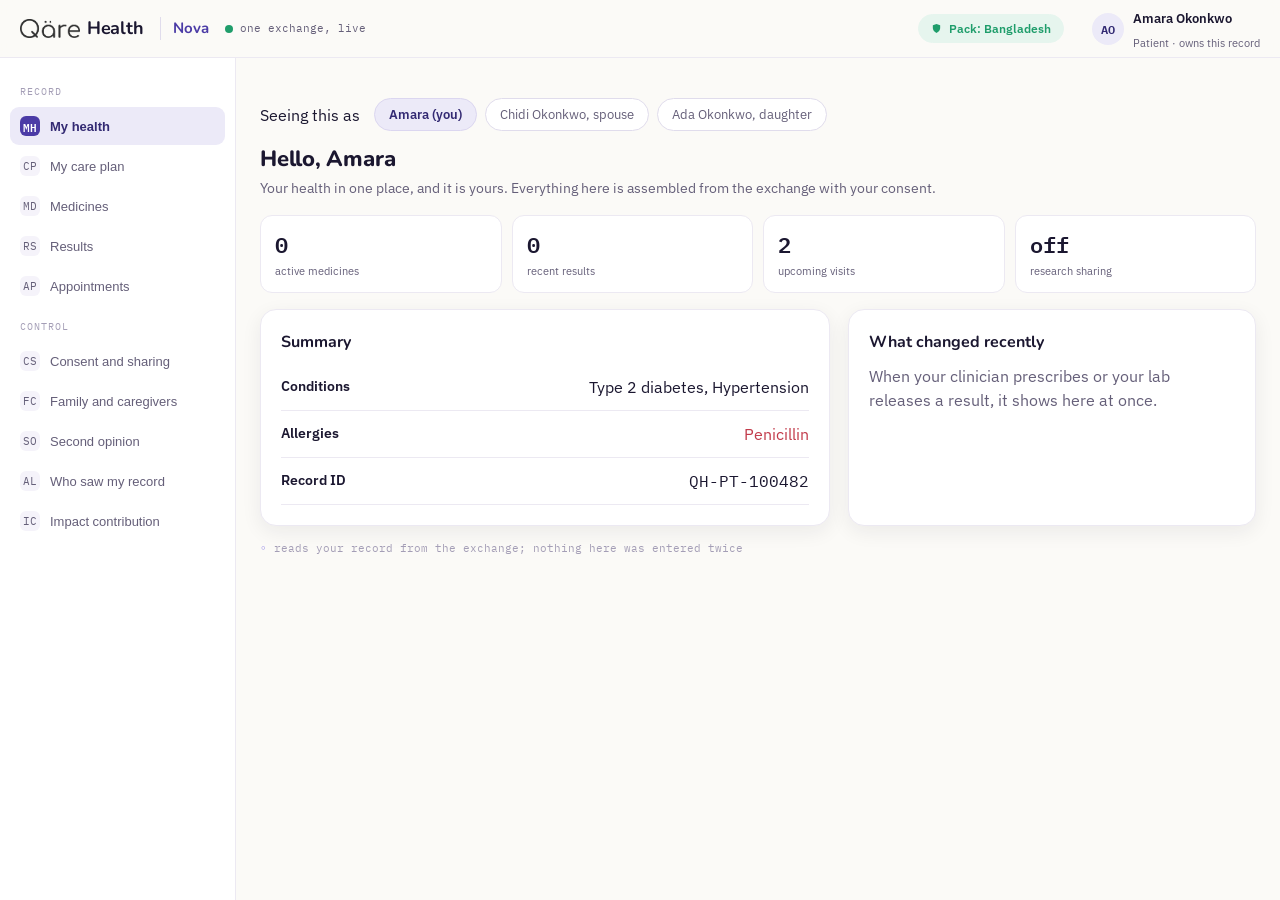
<file: products/nova/index.html>
<!doctype html>
<html lang="en">
<head>
<meta charset="utf-8" />
<link rel="icon" href="data:," />
<meta name="viewport" content="width=device-width, initial-scale=1" />
<title>Qäre Nova</title>
<link rel="preconnect" href="https://fonts.googleapis.com" />
<link rel="preconnect" href="https://fonts.gstatic.com" crossorigin />
<link href="https://fonts.googleapis.com/css2?family=Nunito:wght@600;700;800&family=IBM+Plex+Sans:wght@400;500;600;700&family=IBM+Plex+Mono:wght@400;500&display=swap" rel="stylesheet" />
<link rel="stylesheet" href="../../assets/tokens.css" />
<link rel="stylesheet" href="../../assets/qare.css" />
<style>
  .med { display: flex; justify-content: space-between; align-items: center; padding: 11px 0; border-bottom: 1px solid var(--hairline); }
  .med.fresh { animation: flash 1.4s ease; } @keyframes flash { 0%{background:var(--iris-tint)} 100%{background:transparent} }
  .med .m-d { font-size: 14px; font-weight: 600; } .med .m-m { font-size: 12px; color: var(--mid); }
  .consent { display: flex; justify-content: space-between; align-items: center; background: var(--surface); border: 1px solid var(--hairline); border-radius: 12px; padding: 13px 14px; margin-bottom: 10px; }
  .consent .c-t { font-size: 14px; font-weight: 600; } .consent .c-m { font-size: 12px; color: var(--mid); }
  .toggle { border: none; cursor: pointer; border-radius: 999px; padding: 7px 14px; font-size: 12px; font-weight: 600; font-family: var(--font-ui); }
  .toggle.on { background: var(--verified-tint); color: var(--verified); }
  .toggle.off { background: var(--unmeasured-tint); color: var(--mid); }
</style>
</head>
<body>
<div id="root"></div>
<script src="../../assets/exchange.js"></script>
<script src="../../assets/spine.js"></script>
<script src="../../assets/care.js"></script>
<script src="../../assets/app.js"></script>
<script>
(function () {
  var X = window.QareExchange, UI = window.QareUI, esc = UI.esc, C = X.care;
  UI.init('nova');
  var pt = X.PATIENT;
  var mod = 'home';
  var viewer = 'owner';   // 'owner' or a delegate id: the demo lets you see what each person sees
  var seen = {};

  function head(t, d) { return '<div class="sec-head"><div><div class="t">' + esc(t) + '</div><div class="d">' + esc(d) + '</div></div></div>'; }
  function prov(t) { return '<p class="provenance">' + esc(t) + '</p>'; }
  function ctitle(t) { return '<div style="font-family:var(--font-brand);font-weight:700;margin-bottom:10px">' + esc(t) + '</div>'; }
  function ago(ts) { var m = Math.max(0, Math.round((Date.now() - ts) / 60000)); return m < 1 ? 'just now' : m + ' min ago'; }
  function days(ts) { var d = Math.max(0, Math.ceil((ts - Date.now()) / 86400000)); return d + ' day' + (d === 1 ? '' : 's') + ' left'; }

  var SECTION_SCOPE = { meds: 'medicines', results: 'results', appointments: 'appointments', plan: 'plan' };
  var OWNER_ONLY = { consent: 1, people: 1, opinion: 1, contribution: 1, log: 1 };

  // Access for the person currently viewing. The owner always can. A delegate only within the scope the patient gave.
  function can(scope, log) {
    if (viewer === 'owner') return { allow: true };
    var req = { patientId: pt.id, flow: 'delegated', recipient: viewer, scope: scope, purpose: 'delegate view' };
    return log ? X.access(req, { app: 'nova', persona: viewer }) : X.evaluate(req);
  }
  function delegateName() { var d = C.DELEGATES.filter(function (x) { return x.id === viewer; })[0]; return d ? d.name : ''; }
  function blocked(why) { return '<div class="card shadow"><div class="sub" style="font-size:13px">' + esc(why) + '</div></div>'; }

  var MODS = [
    { key: 'home', label: 'My health', ic: 'MH', group: 'Record' },
    { key: 'plan', label: 'My care plan', ic: 'CP', group: 'Record' },
    { key: 'meds', label: 'Medicines', ic: 'MD', group: 'Record' },
    { key: 'results', label: 'Results', ic: 'RS', group: 'Record' },
    { key: 'appointments', label: 'Appointments', ic: 'AP', group: 'Record' },
    { key: 'consent', label: 'Consent and sharing', ic: 'CS', group: 'Control' },
    { key: 'people', label: 'Family and caregivers', ic: 'FC', group: 'Control' },
    { key: 'opinion', label: 'Second opinion', ic: 'SO', group: 'Control' },
    { key: 'log', label: 'Who saw my record', ic: 'AL', group: 'Control' },
    { key: 'contribution', label: 'Impact contribution', ic: 'IC', group: 'Control' }
  ];

  function viewerBar() {
    var opts = [['owner', 'Amara (you)']].concat(C.DELEGATES.map(function (d) { return [d.id, d.name + ', ' + d.rel.toLowerCase()]; }));
    return '<div class="tenants" style="margin-bottom:12px"><span class="sub2" style="align-self:center;margin-right:6px">Seeing this as</span>' + opts.map(function (o) {
      var on = o[0] === viewer; return '<button class="tenant' + (on ? ' on' : '') + '" data-viewer="' + esc(o[0]) + '" aria-pressed="' + on + '">' + esc(o[1]) + '</button>'; }).join('') + '</div>';
  }

  /* ---------- care plan: hospital notice, discharge plan, progress ---------- */
  function planBody() {
    var refs = C.referrals({ patientId: pt.id }), dis = refs.filter(function (r) { return r.discharge; });
    var out = head('My care plan', 'Where you are being sent, what the plan is after you leave hospital, and how your health is changing.');
    if (!refs.length) out += '<div class="card shadow"><div class="sub">Nothing yet. If your doctor refers you to a hospital, the hospital\'s reply and what to bring appear here.</div></div>';
    refs.slice().reverse().forEach(function (r) {
      var body;
      var choice = (r.status === 'sent' || r.status === 'accepted') && viewer === 'owner' ? '<div style="margin-top:14px;border-top:1px solid var(--hairline);padding-top:12px"><div class="sub2" style="margin-bottom:8px">This is your decision. If you choose not to go, your doctor is told it was your informed choice, and keeps caring for you.</div><div style="display:flex;gap:8px;flex-wrap:wrap;align-items:center"><label for="pd-' + esc(r.referralId) + '" class="sub2">If you wish, say why</label><input id="pd-' + esc(r.referralId) + '" placeholder="optional" style="padding:9px 12px;border:1px solid var(--border);border-radius:10px;background:var(--surface);font-family:var(--font-ui)"><button class="btn btn-ghost btn-sm" data-decline-ref="' + esc(r.referralId) + '">I choose not to go</button></div></div>' : '';
      if (r.status === 'patient-declined') body = '<div class="sub" style="font-size:13px">You chose not to go to ' + esc(r.toOrgName) + '. ' + esc(r.patientDecision.note ? 'You said: ' + r.patientDecision.note + '. ' : '') + 'Dr. ' + esc(r.referrer.replace(/^Dr\.\s*/, '')) + ' has been told this was your decision, and will talk it through with you.</div>' + (viewer === 'owner' ? '<button class="btn btn-ghost btn-sm" style="margin-top:10px" data-reconsider-ref="' + esc(r.referralId) + '">I have changed my mind</button>' : '');
      else if (r.status === 'sent') body = '<div class="sub">Dr. ' + esc(r.referrer.replace(/^Dr\.\s*/, '')) + ' asked ' + esc(r.toOrgName) + ' to see you. They have not replied yet.</div>';
      else if (r.status === 'declined') body = '<div class="sub" style="font-size:13px">' + esc(r.toOrgName) + ' could not take you now: ' + esc(r.response.reason.toLowerCase()) + '. ' + (r.response.alternativeName ? 'They suggested ' + esc(r.response.alternativeName) + '. ' : '') + 'Your doctor will arrange another way and tell you.</div>';
      else body = '<div class="rec" style="display:flex;justify-content:space-between;padding:8px 0;border-bottom:1px solid var(--hairline);font-size:14px"><span class="k" style="color:var(--mid)">Go to</span><span>' + esc(r.notice ? r.notice.unit : r.response.unit) + ', ' + esc(r.toOrgName) + '</span></div>' +
        '<div style="display:flex;justify-content:space-between;padding:8px 0;border-bottom:1px solid var(--hairline);font-size:14px"><span style="color:var(--mid)">When</span><span>' + esc(r.notice ? r.notice.expectedBy : '') + '</span></div>' +
        (r.notice ? '<div style="margin-top:10px;font-size:13px">' + r.notice.instructions.map(function (i) { return '<div>&middot; ' + esc(i) + '</div>'; }).join('') + '</div>' : '') +
        (r.status === 'admitted' ? '<div style="margin-top:10px"><span class="chip verified">you are admitted</span></div>' : r.status === 'discharged' ? '<div style="margin-top:10px"><span class="chip verified">you went home from hospital</span></div>' : '');
      out += '<div class="card shadow" style="margin-bottom:14px">' + ctitle('Referral to ' + r.toOrgName) + body + choice + '</div>';
    });
    dis.forEach(function (r) {
      var d = r.discharge, pa = C.postAcute({ patientId: pt.id }).filter(function (x) { return x.dischargeId === d.dischargeId; })[0];
      out += '<div class="card shadow" style="margin-bottom:14px">' + ctitle('Your plan after hospital') +
        '<div class="sub" style="font-size:13px;margin-bottom:8px">' + esc(d.plan.interventions.join(', ')) + '. Followed up at home by ' + esc(d.toOrgName) + '.</div>' +
        (pa && pa.followups.length ? pa.followups.map(function (f) { return '<div class="med"><div><div class="m-d">Home visit, simulated day ' + f.simDay + '</div><div class="m-m">' + esc(f.adherence) + '</div></div><span class="mono">' + f.bpSys + '/' + f.bpDia + '</span></div>'; }).join('') : '<div class="sub">No home visit yet.</div>') + '</div>';
    });
    var prog = ['HBA1C', 'BP-SYS'].map(function (code) { return C.outcomeRecord(pt.id, code); }).filter(function (o) { return o.status !== 'unmeasured'; });
    if (prog.length) out += '<div class="card shadow">' + ctitle('How your health is changing') + prog.map(function (o) {
      var line = !o.followUp ? 'Starting point ' + o.baseline.value + ' ' + o.measure.unit + '. We will measure again.' : o.change >= 0 ? 'Down from ' + o.baseline.value + ' to ' + o.followUp.value + ' ' + o.measure.unit + '.' : 'Went from ' + o.baseline.value + ' to ' + o.followUp.value + ' ' + o.measure.unit + '.';
      return '<div class="med"><div><div class="m-d">' + esc(o.measure.label) + '</div><div class="m-m">' + esc(line) + '</div></div>' + (o.status === 'documented' ? '<span class="chip verified">improved, on record</span>' : o.status === 'pending' ? '<span class="chip claimed">still measuring</span>' : '<span class="chip">no clear change</span>') + '</div>'; }).join('') +
      '<div class="sub2" style="margin-top:8px">Follow-up days are simulated in this demonstration.</div></div>';
    return out + prov('hospital replies, discharge plans and measurements are events on your record, shown here in plain words');
  }

  function peopleBody() {
    var ds = C.delegations(pt.id), active = ds.filter(function (g) { return g.active && (!g.expires || g.expires > Date.now()); });
    var avail = C.DELEGATES.filter(function (d) { return !active.some(function (g) { return g.recipient === d.id; }); });
    var scopes = [['medicines', 'Medicines'], ['results', 'Results'], ['appointments', 'Appointments'], ['plan', 'Care plan']];
    return head('Family and caregivers', 'You choose who can see what, and for how long. They see only what you give them, and you can take it back at any time.') +
      '<div class="card shadow" style="margin-bottom:14px">' + ctitle('Who can see your record') +
      (active.length ? active.map(function (g) {
        var d = C.DELEGATES.filter(function (x) { return x.id === g.recipient; })[0];
        return '<div class="consent"><div><div class="c-t">' + esc(d ? d.name : g.recipient) + (d ? ', ' + esc(d.rel.toLowerCase()) : '') + '</div><div class="c-m">sees ' + esc((g.scope || []).join(', ')) + ' &middot; ' + (g.expires ? days(g.expires) : 'no end date') + '</div></div><button class="toggle on" data-undelegate="' + esc(g.recipient) + '">Stop sharing</button></div>'; }).join('') : '<div class="sub">No one. Your record is yours alone, apart from your care team.</div>') + '</div>' +
      (avail.length ? '<div class="card shadow">' + ctitle('Let someone help you') +
        '<div class="fld" style="display:flex;flex-direction:column;gap:4px;margin-bottom:10px"><label for="dl-who" style="font-size:12px;color:var(--mid);font-weight:600">Who</label><select id="dl-who" style="padding:9px 12px;border:1px solid var(--border);border-radius:10px;background:var(--surface);font-family:var(--font-ui)">' + avail.map(function (d) { return '<option value="' + d.id + '">' + esc(d.name + ', ' + d.rel.toLowerCase()) + '</option>'; }).join('') + '</select></div>' +
        '<div style="font-size:12px;color:var(--mid);font-weight:600;margin-bottom:6px">What they can see</div>' + scopes.map(function (s) { return '<label style="display:inline-flex;gap:6px;margin-right:14px;font-size:13px"><input type="checkbox" class="dl-scope" value="' + s[0] + '"' + (s[0] === 'medicines' ? ' checked' : '') + '> ' + s[1] + '</label>'; }).join('') +
        '<div class="fld" style="display:flex;flex-direction:column;gap:4px;margin:12px 0"><label for="dl-days" style="font-size:12px;color:var(--mid);font-weight:600">For how long</label><select id="dl-days" style="padding:9px 12px;border:1px solid var(--border);border-radius:10px;background:var(--surface);font-family:var(--font-ui)"><option value="30">30 days</option><option value="90">90 days</option><option value="365">1 year</option></select></div>' +
        '<button class="btn btn-primary" data-delegate>Share with them</button>' +
        '<div class="sub2" style="margin-top:10px">They cannot change your sharing choices or see anything you did not tick. If you decide against a treatment, that is your decision to make.</div></div>' : '') +
      prov('each grant is a scoped, expiring delegation on your consent ledger; every time someone opens something it is written to your access log');
  }

  function opinionBody() {
    var shares = C.opinionShares({ patientId: pt.id }).slice().reverse();
    var org = C.SECOND_OPINION_ORGS[0], items = [['medicines', 'Medicines'], ['results', 'Results'], ['discharge plan', 'Hospital discharge plan']];
    var log = X.eventsOfType('ACCESS_LOGGED').filter(function (e) { return e.payload.patientId === pt.id && e.payload.purpose === 'second opinion'; });
    return head('Second opinion', 'Ask another doctor to look at your care. You decide what they see and for how long. Your own doctor is not told unless you want them to be.') +
      '<div class="card shadow" style="margin-bottom:14px">' + ctitle('Share with another doctor') +
      '<div style="font-size:13px;margin-bottom:8px">' + esc(X.org(org).name) + ' &middot; ' + esc(X.org(org).personas[0].name) + '</div>' +
      items.map(function (s) { return '<label style="display:inline-flex;gap:6px;margin-right:14px;font-size:13px"><input type="checkbox" class="so-item" value="' + s[0] + '"' + (s[0] !== 'discharge plan' ? ' checked' : '') + '> ' + s[1] + '</label>'; }).join('') +
      '<div style="display:flex;flex-direction:column;gap:4px;margin:12px 0"><label for="so-q" style="font-size:12px;color:var(--mid);font-weight:600">Your question</label><input id="so-q" value="Is admission needed for my blood pressure, or can it be managed at home?" style="padding:9px 12px;border:1px solid var(--border);border-radius:10px;background:var(--surface);font-family:var(--font-ui)"></div>' +
      '<div style="display:flex;flex-direction:column;gap:4px;margin:12px 0"><label for="so-days" style="font-size:12px;color:var(--mid);font-weight:600">For how long</label><select id="so-days" style="padding:9px 12px;border:1px solid var(--border);border-radius:10px;background:var(--surface);font-family:var(--font-ui)"><option value="7">7 days</option><option value="30">30 days</option></select></div>' +
      '<button class="btn btn-primary" data-share-opinion>Share for a second opinion</button></div>' +
      (shares.length ? '<div class="card shadow" style="margin-bottom:14px">' + ctitle('What you have shared') + shares.map(function (sh) {
        var g = C.delegations(pt.id).filter(function (x) { return x.recipient === sh.toOrgId; })[0], live = g && g.active && (!g.expires || g.expires > Date.now());
        return '<div class="consent"><div><div class="c-t">' + esc(sh.toOrgName) + '</div><div class="c-m">' + esc(sh.items.join(', ')) + (live ? ' &middot; ' + days(g.expires) : '') + '</div></div>' + (live ? '<button class="toggle on" data-stop-opinion="' + esc(sh.toOrgId) + '">Stop sharing</button>' : '<span class="chip unmeasured">stopped</span>') + '</div>'; }).join('') + '</div>' : '') +
      (log.length ? '<div class="card shadow">' + ctitle('Who opened it') + log.slice().reverse().map(function (e) { return '<div class="med"><div><div class="m-d">' + esc(X.org(e.payload.recipient) ? X.org(e.payload.recipient).name : e.payload.recipient) + ' opened ' + esc((e.payload.reason || '').indexOf('Outside') === 0 ? 'an item (blocked)' : 'an item') + '</div><div class="m-m">' + ago(e.ts) + '</div></div><span class="chip ' + (e.payload.allow ? 'verified' : 'inconsistent') + '">' + (e.payload.allow ? 'allowed' : 'blocked') + '</span></div>'; }).join('') + '</div>' : '') +
      prov('a second opinion is a time-limited grant to one clinic; stopping it takes effect on the next read');
  }

  var FLOW = { treatment: 'Care', payment: 'Payment', mandated: 'Public health report', secondary: 'Supply and safety', research: 'Research', delegated: 'Family or caregiver' };
  function whoName(p, ev) {
    if (p.recipient === 'maker') return 'Medicine maker';
    var o = p.recipient && X.org(p.recipient); if (o) return o.name;
    var d = C.DELEGATES.filter(function (x) { return x.id === p.recipient; })[0]; if (d) return d.name + ' (' + d.rel.toLowerCase() + ')';
    return (ev.actor && ev.actor.app) ? 'Qäre ' + ev.actor.app.charAt(0).toUpperCase() + ev.actor.app.slice(1) : 'The exchange';
  }
  function logBody() {
    var rows = X.eventsOfType('ACCESS_LOGGED').filter(function (e) { return e.payload.patientId === pt.id; }).slice().reverse();
    var exp = X.eventsOfType('RECORD_EXPORTED').filter(function (e) { return e.payload.patientId === pt.id; });
    var allowed = rows.filter(function (e) { return e.payload.allow; }).length, blockedN = rows.length - allowed;
    return head('Who saw my record', 'Every time someone opened your record, or tried to, is written here. You cannot be shown less than the truth.') +
      '<div class="figs" style="margin-bottom:16px"><div class="fig"><div class="fv">' + rows.length + '</div><div class="fk">times opened or tried</div></div><div class="fig"><div class="fv">' + allowed + '</div><div class="fk">allowed</div></div><div class="fig"><div class="fv">' + blockedN + '</div><div class="fk">blocked</div></div></div>' +
      '<div class="card shadow" style="margin-bottom:14px">' + ctitle('Recent activity') +
      (rows.length ? rows.slice(0, 25).map(function (e) { var p = e.payload;
        return '<div class="med"><div><div class="m-d">' + esc(whoName(p, e)) + '</div><div class="m-m">' + esc(FLOW[p.flow] || p.flow) + (p.purpose ? ' &middot; ' + esc(p.purpose) : '') + ' &middot; ' + ago(e.ts) + (p.allow ? '' : ' &middot; ' + esc(p.reason)) + '</div></div><span class="chip ' + (p.allow ? 'verified' : 'inconsistent') + '">' + (p.allow ? 'allowed' : 'blocked') + '</span></div>'; }).join('') : '<div class="sub">Nothing yet. When a clinician, pharmacy or caregiver opens your record, it shows here.</div>') + '</div>' +
      '<div class="card shadow">' + ctitle('Take your record with you') +
      '<div class="sub" style="font-size:13px;margin-bottom:12px">Download everything on this exchange that belongs to you, in the open FHIR format any other system can read. Only your own record is included, no one else\'s.' + (exp.length ? ' You have downloaded it ' + exp.length + (exp.length === 1 ? ' time.' : ' times.') : '') + '</div>' +
      '<button class="btn btn-primary" data-fhir>Download my record (FHIR)</button></div>' +
      prov('the access log is the audit trail of the exchange, filtered to you; a download is itself recorded');
  }

  function moduleBody() {
    if (viewer !== 'owner' && OWNER_ONLY[mod]) return head('Not shared with you', '') + blocked('This part is only for ' + pt.name.split(' ')[0] + '. ' + delegateName() + ' can see only what ' + pt.name.split(' ')[0] + ' chose to share.');
    var sc = SECTION_SCOPE[mod];
    if (sc) { var g = can(sc, false); if (!g.allow) return head('Not shared with you', '') + blocked(g.reason + '. Ask ' + pt.name.split(' ')[0] + ' if you need access.'); }
    var meds = X.prescriptions().filter(function (r) { return r.patientId === pt.id; });
    var results = X.labResults().filter(function (r) { return r.patientId === pt.id; });
    var care = X.consentGranted('pulse') !== false;
    var research = X.consentGranted('research') === true;
    if (mod === 'home') {
      var seesM = can('medicines').allow, seesR = can('results').allow;
      return head(viewer === 'owner' ? 'Hello, Amara' : pt.name.split(' ')[0] + '\'s health', viewer === 'owner' ? 'Your health in one place, and it is yours. Everything here is assembled from the exchange with your consent.' : delegateName() + ' is seeing only what ' + pt.name.split(' ')[0] + ' chose to share.') +
        '<div class="figs" style="margin-bottom:16px"><div class="fig"><div class="fv">' + (seesM ? meds.length : '-') + '</div><div class="fk">active medicines</div></div><div class="fig"><div class="fv">' + (seesR ? results.length : '-') + '</div><div class="fk">recent results</div></div><div class="fig"><div class="fv">2</div><div class="fk">upcoming visits</div></div><div class="fig"><div class="fv">' + (research ? 'on' : 'off') + '</div><div class="fk">research sharing</div></div></div>' +
        '<div class="split"><div class="card shadow">' + ctitle('Summary') +
        '<div class="med"><div><div class="m-d">Conditions</div></div><span>' + esc(pt.conditions.join(', ')) + '</span></div>' +
        '<div class="med"><div><div class="m-d">Allergies</div></div><span style="color:var(--inconsistent)">' + esc(pt.allergies.join(', ')) + '</span></div>' +
        '<div class="med"><div><div class="m-d">Record ID</div></div><span class="mono">' + esc(pt.mrn) + '</span></div></div>' +
        '<div class="card shadow">' + ctitle('What changed recently') +
        ((seesM && meds.length) || (seesR && results.length) ? ((seesM ? meds.slice(-2) : []).map(function (r) { return '<div class="med"><div class="m-d">' + esc(r.drugName) + ' prescribed</div>' + (X.isDispensed(r.rxId) ? '<span class="chip verified">picked up</span>' : '<span class="chip claimed">at ' + esc(r.pharmacyName || 'pharmacy') + '</span>') + '</div>'; }).join('') + (seesR ? results.slice(-2) : []).map(function (r) { return '<div class="med"><div class="m-d">' + esc(r.testName) + ' result</div>' + (r.flag ? '<span class="chip inconsistent">review</span>' : '<span class="chip verified">normal</span>') + '</div>'; }).join('')) : '<div class="sub">When your clinician prescribes or your lab releases a result, it shows here at once.</div>') +
        '</div></div>' + prov('reads your record from the exchange; nothing here was entered twice');
    }
    if (mod === 'plan') return planBody();
    if (mod === 'meds') {
      var np = C.nominatedPharmacy(pt.id);
      var pharmCard = viewer !== 'owner' ? '' : '<div class="card shadow" style="margin-bottom:14px">' + ctitle('My pharmacy') +
        '<div class="sub" style="font-size:13px;margin-bottom:10px">New prescriptions go to ' + esc(np.name) + (np.source === 'patient' ? ', which you chose.' : ' unless you choose another.') + '</div>' +
        '<div style="display:flex;gap:8px;flex-wrap:wrap;align-items:center"><label for="ph-pick" class="sub2">Send my prescriptions to</label><select id="ph-pick" style="padding:9px 12px;border:1px solid var(--border);border-radius:10px;background:var(--surface);font-family:var(--font-ui)">' + C.pharmacies().map(function (o) { return '<option value="' + esc(o.id) + '"' + (o.id === np.orgId ? ' selected' : '') + '>' + esc(o.name + ', ' + o.region) + '</option>'; }).join('') + '</select><button class="btn btn-primary btn-sm" data-nominate>Save</button></div></div>';
      return head('Medicines', 'What you have been prescribed, and whether it is ready at the pharmacy.') + pharmCard +
        (meds.length ? meds.slice().reverse().map(function (r) { var fresh = !seen['m' + r.rxId]; seen['m' + r.rxId] = true; var disp = X.isDispensed(r.rxId); return '<div class="med' + (fresh ? ' fresh' : '') + '"><div><div class="m-d">' + esc(r.drugName) + ' x' + r.qty + '</div><div class="m-m">prescribed by ' + esc(r.prescriber) + (r.pharmacyName ? ' &middot; ' + esc(r.pharmacyName) : '') + '</div></div>' + (disp ? '<span class="chip verified">picked up</span>' : '<span class="chip claimed">ready at pharmacy</span>') + '</div>'; }).join('') : '<div class="card"><div class="sub">No medicines yet. When your clinician prescribes in Pulse, it appears here live.</div></div>') +
        prov('your medicines update the moment a clinician prescribes and a pharmacist dispenses');
    }
    if (mod === 'results') {
      return head('Results', 'Your lab results, in plain terms, as soon as the lab releases them.') +
        (results.length ? results.slice().reverse().map(function (r) { var fresh = !seen['r' + (r.orderId || r.test)]; seen['r' + (r.orderId || r.test)] = true; return '<div class="med' + (fresh ? ' fresh' : '') + '"><div><div class="m-d">' + esc(r.testName) + '</div><div class="m-m">' + esc(r.value) + ' ' + esc(r.unit) + (r.flag ? ' &middot; your clinician will discuss this' : ' &middot; in the normal range') + '</div></div>' + (r.flag ? '<span class="chip inconsistent">out of range</span>' : '<span class="chip verified">normal</span>') + '</div>'; }).join('') : '<div class="card"><div class="sub">No results yet. When the lab in Prism releases one, it appears here.</div></div>') +
        prov('results are released to you and your clinician at the same time, no waiting for a callback');
    }
    if (mod === 'appointments') {
      return head('Appointments', 'Your upcoming and past visits across the health system.') +
        '<div class="qt-wrap"><table class="qt"><thead><tr><th>When</th><th>With</th><th>Where</th><th>Status</th></tr></thead><tbody>' +
        [['24 Oct, 10:00', 'Dr. Imran Chowdhury', 'Bhorosha Primary Care', 'Confirmed'], ['08 Oct', 'Dr. Imran Chowdhury', 'Bhorosha Primary Care', 'Attended']].map(function (r) {
          return '<tr><td class="mono">' + esc(r[0]) + '</td><td class="nm">' + esc(r[1]) + '</td><td>' + esc(r[2]) + '</td><td>' + (r[3] === 'Attended' ? '<span class="chip">attended</span>' : '<span class="chip claimed">scheduled</span>') + '</td></tr>';
        }).join('') + '</tbody></table></div>' + prov('appointments are shared with the facility, so they have your record before you arrive');
    }
    if (mod === 'consent') {
      return head('Consent and sharing', 'You decide who sees your record. Two separate keys: your care team, and anonymous research. Granting one never grants the other.') +
        '<div class="consent"><div><div class="c-t">Bhorosha Primary Care</div><div class="c-m">care coordination &middot; your clinician</div></div><button class="toggle ' + (care ? 'on' : 'off') + '" data-consent="pulse">' + (care ? 'Granted' : 'Grant') + '</button></div>' +
        '<div class="consent"><div><div class="c-t">Dhaka Tertiary Hospital</div><div class="c-m">care coordination &middot; for your referral</div></div><button class="toggle on" disabled>Granted</button></div>' +
        '<div class="consent"><div><div class="c-t">Medicine makers: reason for your medicine</div><div class="c-m">supply and safety &middot; ' + (C.makerContext(pt.id) ? 'they also see why a medicine was prescribed, your age band and sex. Never your name.' : 'they see that a medicine was dispensed and where, so supply keeps up. Never your name, and not why you take it.') + '</div></div><button class="toggle ' + (C.makerContext(pt.id) ? 'on' : 'off') + '" data-maker aria-pressed="' + C.makerContext(pt.id) + '">' + (C.makerContext(pt.id) ? 'Sharing' : 'Share') + '</button></div>' +
        '<div class="consent"><div><div class="c-t">Anonymous research and impact</div><div class="c-m">secondary use &middot; only de-identified aggregates reach the Commons</div></div><button class="toggle ' + (research ? 'on' : 'off') + '" data-consent="research">' + (research ? 'Sharing' : 'Share') + '</button></div>' +
        '<div class="card shadow" style="margin-top:14px"><div class="sub" style="font-size:13px">Every grant is live and you can withdraw it at any time. A withdrawal is honoured immediately: the research cohort in Lumen drops your record on its next build, and your care team loses access the moment you revoke.</div></div>' +
        prov('the consent ledger is append-only; grant, revoke and every access is recorded');
    }
    if (mod === 'log') return logBody();
    if (mod === 'people') return peopleBody();
    if (mod === 'opinion') return opinionBody();
    if (mod === 'contribution') {
      return head('Impact contribution', 'With your consent, your de-identified outcomes join the national picture that institutions publish, verified, to raise capital for care. Your identity never leaves your record.') +
        '<div class="split"><div class="card shadow">' + ctitle('What you contribute') +
        '<div class="med"><div class="m-d">Diabetes control outcome</div><span>' + (research ? '<span class="chip claimed">contributing</span>' : '<span class="chip">not shared</span>') + '</span></div>' +
        '<div class="med"><div class="m-d">Access and coverage</div><span>' + (research ? '<span class="chip claimed">contributing</span>' : '<span class="chip">not shared</span>') + '</span></div>' +
        '<div class="sub" style="font-size:13px;margin-top:12px">' + (research ? 'You are sharing anonymised outcomes. They count only once they are verified, and only in groups large enough that no one can be picked out.' : 'You are not sharing for research. Turn it on in Consent to contribute anonymously.') + '</div></div>' +
        '<div class="card shadow">' + ctitle('Where it goes') + '<div class="sub" style="font-size:13px">Only de-identified, verified aggregates reach the Global Impact Commons. No name, no record ID, nothing that points back to you. You can see the Commons for yourself.</div><a class="btn btn-ghost" style="margin-top:12px" href="' + X.GIC_URL + '" target="_blank" rel="noopener">See the Commons</a></div></div>' +
        prov('your contribution is anonymous and verifiable; the two are not in tension');
    }
    return '';
  }

  var pending = false;
  function render() {
    var ae = document.activeElement;
    if (ae && /^(INPUT|SELECT|TEXTAREA)$/.test(ae.tagName) && document.getElementById('root').contains(ae)) { pending = true; return; }
    pending = false;
    var abn = X.labResults().filter(function (r) { return r.patientId === pt.id && r.flag; }).length;
    var notice = C.referrals({ patientId: pt.id }).filter(function (r) { return r.status === 'accepted' || r.status === 'declined'; }).length;
    var mods = MODS.filter(function (m) { return viewer === 'owner' || !OWNER_ONLY[m.key]; }).map(function (m) { return m.key === 'results' && can('results').allow ? Object.assign({}, m, { badge: abn || null }) : m.key === 'plan' ? Object.assign({}, m, { badge: viewer === 'owner' ? (notice || null) : null }) : m; });
    var who = viewer === 'owner' ? { n: pt.name, r: 'Patient · owns this record' } : { n: delegateName(), r: 'Caregiver · sees what ' + pt.name.split(' ')[0] + ' shared' };
    document.getElementById('root').innerHTML =
      UI.topbar({ appName: 'Nova', personaName: who.n, personaRole: who.r }) +
      '<div class="os">' + UI.osNav(mods, mod) +
        '<main class="os-main"><div style="margin-top:4px">' + viewerBar() + moduleBody() + '</div></main>' +
      '</div>';
  }
  document.addEventListener('focusout', function () { setTimeout(function () { if (pending) render(); }, 0); });

  document.addEventListener('click', function (e) {
    var a = e.target;
    var vw = a.getAttribute('data-viewer'); if (vw) { viewer = vw; if (OWNER_ONLY[mod] && viewer !== 'owner') mod = 'home'; if (viewer !== 'owner') can('medicines', true); render(); return; }
    var m = a.closest('[data-mod]'); if (m) { mod = m.getAttribute('data-mod'); if (viewer !== 'owner' && SECTION_SCOPE[mod]) { can(SECTION_SCOPE[mod], true); } render(); return; }
    var c = a.getAttribute('data-consent');
    if (c) {
      var on = (c === 'pulse') ? (X.consentGranted('pulse') !== false) : (X.consentGranted(c) === true);
      var rv = null;
      if (c === 'research') { rv = on ? X.consent.revoke({ patientId: pt.id, flow: 'secondary', recipient: 'research', by: 'patient, in Nova' }, { app: 'nova', persona: pt.id }) : (X.consent.grant({ patientId: pt.id, flow: 'secondary', recipient: 'research', by: 'patient, in Nova' }, { app: 'nova', persona: pt.id }), null); }
      else X.append(on ? 'CONSENT_REVOKED' : 'CONSENT_GRANTED', { to: c, patientId: pt.id }, { app: 'nova', persona: pt.id });
      UI.toast('Consent', (on ? 'Revoked' : 'Granted') + ' access: ' + (c === 'pulse' ? 'your clinician' : 'anonymous research') + (rv && rv.alreadyPublished ? '. Anonymous results already published cannot be recalled, but you are left out of every new one.' : ''));
      return;
    }
    if (a.hasAttribute('data-delegate')) {
      var who = document.getElementById('dl-who').value, sc = Array.prototype.map.call(document.querySelectorAll('.dl-scope:checked'), function (x) { return x.value; });
      if (!sc.length) { UI.toast('Choose something', 'Tick at least one thing they can see.'); return; }
      C.delegate(pt.id, who, sc, parseInt(document.getElementById('dl-days').value, 10)); UI.toast('Shared', 'They can see only what you ticked.'); return;
    }
    var ud = a.getAttribute('data-undelegate'); if (ud) { C.undelegate(pt.id, ud); UI.toast('Stopped', 'They can no longer see your record.'); return; }
    if (a.hasAttribute('data-share-opinion')) {
      var items = Array.prototype.map.call(document.querySelectorAll('.so-item:checked'), function (x) { return x.value; });
      if (!items.length) { UI.toast('Choose something', 'Tick at least one thing to share.'); return; }
      C.shareOpinion({ patientId: pt.id, patientName: pt.name, toOrgId: C.SECOND_OPINION_ORGS[0], items: items, days: parseInt(document.getElementById('so-days').value, 10), question: document.getElementById('so-q').value });
      UI.toast('Shared', 'The second-opinion clinic can see what you ticked, until you stop it.'); return;
    }
    if (a.hasAttribute('data-maker')) {
      var mk = C.makerContext(pt.id); C.setMakerContext(pt.id, !mk);
      UI.toast('Medicine makers', mk ? 'Stopped. They no longer see why a medicine was prescribed.' : 'They now also see why, your age band and sex. Never your name.'); return;
    }
    if (a.hasAttribute('data-nominate')) {
      var ph = document.getElementById('ph-pick').value; C.nominate(pt.id, ph, 'patient', true);
      UI.toast('My pharmacy', 'New prescriptions go to ' + esc(X.org(ph).name) + '.'); return;
    }
    var dr = a.getAttribute('data-decline-ref');
    if (dr) { var nt = document.getElementById('pd-' + dr); var rs = C.decideReferral({ patientId: pt.id, referralId: dr, note: nt ? nt.value.trim() : '' }); UI.toast(rs.ok ? 'Your decision' : 'Not possible', rs.ok ? 'Your doctor has been told. It is your choice.' : rs.reason); return; }
    var rc = a.getAttribute('data-reconsider-ref'); if (rc) { C.reconsiderReferral({ patientId: pt.id, referralId: rc }); UI.toast('Your decision', 'The referral is open again.'); return; }
    if (a.hasAttribute('data-fhir')) {
      var b = C.patientBundle(pt.id), blob = new Blob([JSON.stringify(b, null, 2)], { type: 'application/fhir+json' }), url = URL.createObjectURL(blob), dl = document.createElement('a');
      dl.href = url; dl.download = 'my-record-' + pt.id + '.fhir.json'; document.body.appendChild(dl); dl.click(); document.body.removeChild(dl); setTimeout(function () { URL.revokeObjectURL(url); }, 1000);
      C.recordExport(pt.id, b.total); UI.toast('Downloaded', b.total + ' items from your record.'); return;
    }
    var so = a.getAttribute('data-stop-opinion'); if (so) { C.stopOpinion(pt.id, so); UI.toast('Stopped', 'They can no longer open your record.'); return; }
  });

  X.subscribe(render);
  UI.watchToasts(function (ev) {
    var p = ev.payload;
    if (ev.type === 'RX_WRITTEN' && p.patientId === pt.id) return { k: 'Pulse', msg: 'New prescription on your record: ' + esc(p.drugName) + ', for ' + esc(p.pharmacyName || 'your pharmacy') + '.' };
    if (ev.type === 'RX_DISPENSED' && p.patientId === pt.id) return { k: 'Cura', msg: 'Your ' + esc(p.drugName) + ' is ready to collect.' };
    if (ev.type === 'LAB_RESULT' && p.patientId === pt.id) return { k: 'Prism', msg: 'A new result is on your record: ' + esc(p.testName) + '.' };
    if (ev.type === 'HOSPITAL_NOTICE' && p.patientId === pt.id) return { k: 'Hospital', msg: esc(p.toOrgName) + ' will see you: ' + esc(p.unit) + ', ' + esc(p.expectedBy.toLowerCase()) + '. See My care plan.' };
    if (ev.type === 'REFERRAL_RESPONSE' && p.decision === 'declined') return { k: 'Hospital', msg: 'The hospital could not take you now. Your doctor will arrange another way.' };
    if (ev.type === 'NOTIFIABLE_CASE' && p.patientId === pt.id) return { k: 'Public health', msg: 'Your doctor reported ' + esc(p.condition) + ' to the health ministry, as the law requires. See Who saw my record.' };
    if (ev.type === 'DISCHARGE_COMPLETED' && p.patientId === pt.id) return { k: 'Hospital', msg: 'You are going home. Your plan is in My care plan.' };
    return null;
  });
  render();
})();
</script>
</body>
</html>
</file>
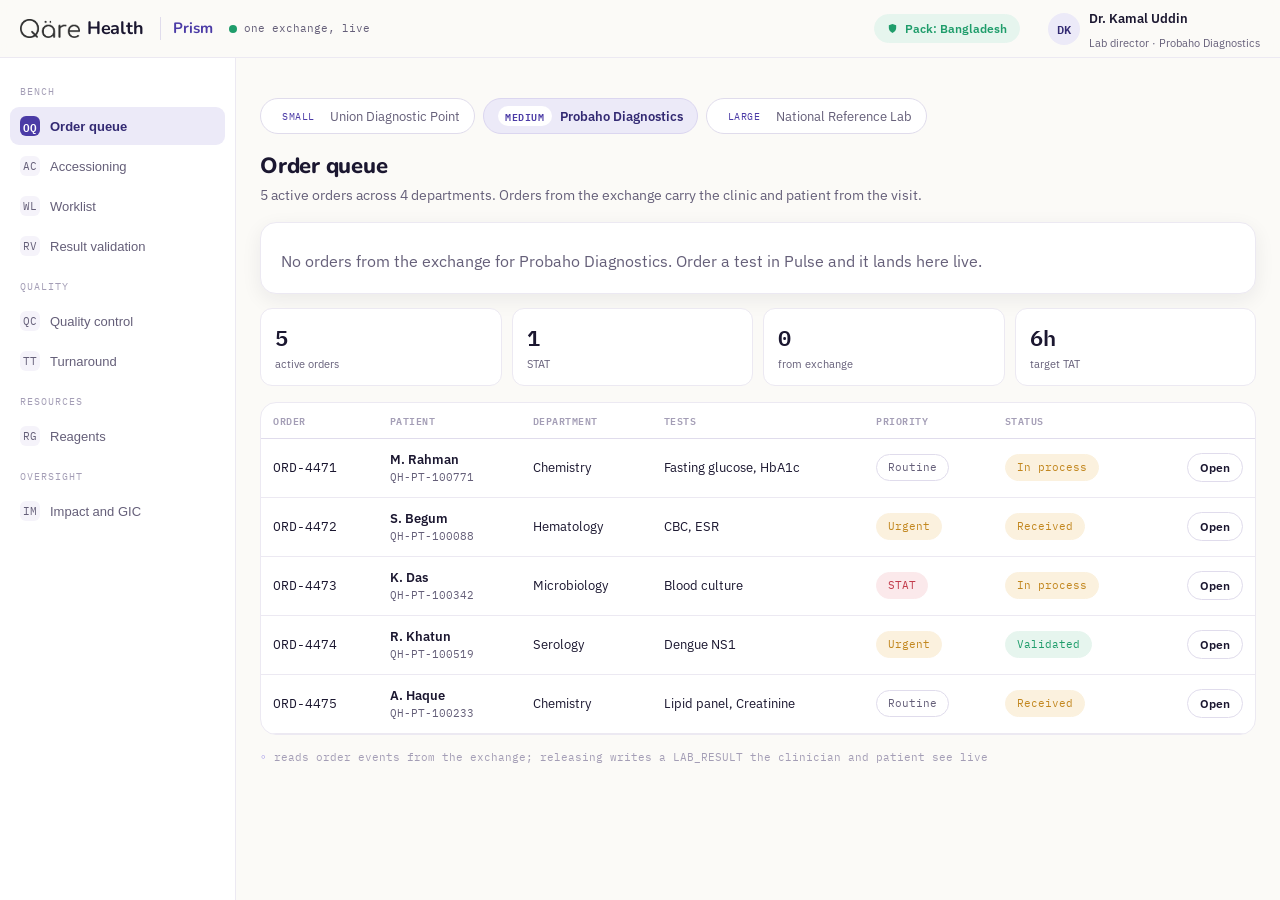
<file: products/prism/index.html>
<!doctype html>
<html lang="en">
<head>
<meta charset="utf-8" />
<link rel="icon" href="data:," />
<meta name="viewport" content="width=device-width, initial-scale=1" />
<title>Qäre Prism</title>
<link rel="preconnect" href="https://fonts.googleapis.com" />
<link rel="preconnect" href="https://fonts.gstatic.com" crossorigin />
<link href="https://fonts.googleapis.com/css2?family=Nunito:wght@600;700;800&family=IBM+Plex+Sans:wght@400;500;600;700&family=IBM+Plex+Mono:wght@400;500&display=swap" rel="stylesheet" />
<link rel="stylesheet" href="../../assets/tokens.css" />
<link rel="stylesheet" href="../../assets/qare.css" />
<style>
  .lj { height: 90px; position: relative; border: 1px solid var(--hairline); border-radius: 10px; background: var(--surface); margin-top: 8px; }
  .lj .mean, .lj .sd { position: absolute; left: 0; right: 0; border-top: 1px dashed var(--border); }
  .lj .mean { border-top: 1px solid var(--iris-line); }
  .lj svg { position: absolute; inset: 0; width: 100%; height: 100%; }
  .legend { display: flex; gap: 14px; font-size: 11px; color: var(--mid); margin-top: 8px; flex-wrap: wrap; }
  .legend i { width: 9px; height: 9px; border-radius: 50%; display: inline-block; margin-right: 5px; vertical-align: middle; }
</style>
</head>
<body>
<div id="root"></div>
<script src="../../assets/exchange.js"></script>
<script src="../../assets/spine.js"></script>
<script src="../../assets/care.js"></script>
<script src="../../assets/app.js"></script>
<script>
(function () {
  var X = window.QareExchange, UI = window.QareUI, esc = UI.esc;
  UI.init('prism');
  var orgs = X.orgsFor('prism');
  var cur = X.org('ORG-LAB');
  var mod = 'orders';

  // ---- Deep sample data ----
  var DEPTS = ['Chemistry', 'Hematology', 'Microbiology', 'Serology'];
  // Internal worklist orders (plus the exchange-driven Amara orders, merged below)
  var INTERNAL = [
    { id: 'ORD-4471', pt: 'M. Rahman', mrn: 'QH-PT-100771', dept: 'Chemistry', tests: ['Fasting glucose', 'HbA1c'], prio: 'Routine', status: 'In process', coll: '07:12' },
    { id: 'ORD-4472', pt: 'S. Begum', mrn: 'QH-PT-100088', dept: 'Hematology', tests: ['CBC', 'ESR'], prio: 'Urgent', status: 'Received', coll: '07:40' },
    { id: 'ORD-4473', pt: 'K. Das', mrn: 'QH-PT-100342', dept: 'Microbiology', tests: ['Blood culture'], prio: 'STAT', status: 'In process', coll: '06:55' },
    { id: 'ORD-4474', pt: 'R. Khatun', mrn: 'QH-PT-100519', dept: 'Serology', tests: ['Dengue NS1'], prio: 'Urgent', status: 'Validated', coll: '06:30' },
    { id: 'ORD-4475', pt: 'A. Haque', mrn: 'QH-PT-100233', dept: 'Chemistry', tests: ['Lipid panel', 'Creatinine'], prio: 'Routine', status: 'Received', coll: '08:05' }
  ];
  var REAGENTS = [
    { name: 'HbA1c cartridge', onHand: 42, reorder: 30, lot: 'RLZ-8841', exp: '2027-02' },
    { name: 'Lipid reagent kit', onHand: 11, reorder: 20, lot: 'LPD-2210', exp: '2026-12' },
    { name: 'Blood culture bottles', onHand: 8, reorder: 25, lot: 'BCB-1190', exp: '2026-11' },
    { name: 'Dengue NS1 strips', onHand: 120, reorder: 40, lot: 'DNG-5521', exp: '2027-04' },
    { name: 'CBC diluent', onHand: 60, reorder: 30, lot: 'CBC-3310', exp: '2027-01' }
  ];
  // QC: last 14 points for the HbA1c analyzer, one out of range (Westgard 1-3s).
  var QC = [5.1, 5.0, 5.2, 4.9, 5.1, 5.0, 5.3, 5.1, 5.0, 4.8, 5.2, 5.9, 5.1, 5.0];
  var QC_MEAN = 5.1, QC_SD = 0.2;
  var TAT = [{ d: 'Chemistry', med: 4.2, tgt: 6 }, { d: 'Hematology', med: 2.1, tgt: 4 }, { d: 'Microbiology', med: 38, tgt: 48 }, { d: 'Serology', med: 3.4, tgt: 6 }];

  function exchangeOrders() {
    // Orders a clinician sent to this lab over the exchange, not yet resulted.
    return X.care.labOrders({ labOrgId: cur.id }).filter(function (o) { return !o.result; }).map(function (o) {
      return { id: o.orderId, pt: o.patientName, mrn: o.patientId, dept: 'Chemistry', tests: [o.testName + (o.simDay ? ' (simulated day ' + o.simDay + ')' : '')], prio: o.urgency, status: 'Received', coll: new Date(o.ts).toTimeString().slice(0, 5), exchange: true, order: o, from: o.clinicName };
    });
  }

  function statusChip(s) {
    var m = { 'Received': 'claimed', 'In process': 'claimed', 'Validated': 'verified', 'Released': 'verified' };
    return '<span class="chip ' + (m[s] || '') + '">' + esc(s) + '</span>';
  }
  function prioTag(p) {
    var c = p === 'STAT' ? 'inconsistent' : p === 'Urgent' ? 'claimed' : '';
    return '<span class="chip ' + c + '">' + esc(p) + '</span>';
  }

  var MODS = [
    { key: 'orders', label: 'Order queue', ic: 'OQ', group: 'Bench', badge: null },
    { key: 'accession', label: 'Accessioning', ic: 'AC', group: 'Bench' },
    { key: 'worklist', label: 'Worklist', ic: 'WL', group: 'Bench' },
    { key: 'validate', label: 'Result validation', ic: 'RV', group: 'Bench' },
    { key: 'qc', label: 'Quality control', ic: 'QC', group: 'Quality' },
    { key: 'tat', label: 'Turnaround', ic: 'TT', group: 'Quality' },
    { key: 'reagents', label: 'Reagents', ic: 'RG', group: 'Resources' },
    { key: 'impact', label: 'Impact and GIC', ic: 'IM', group: 'Oversight' }
  ];

  function moduleBody() {
    var exOrders = exchangeOrders();
    if (mod === 'orders') {
      var all = exOrders.concat(INTERNAL);
      return head('Order queue', all.length + ' active orders across ' + DEPTS.length + ' departments. Orders from the exchange carry the clinic and patient from the visit.') + (exOrders.length ? '' : '<div class="card shadow" style="margin-bottom:14px"><div class="sub">No orders from the exchange for ' + esc(cur.name) + '. Order a test in Pulse and it lands here live.</div></div>') +
        kpis([[all.length, 'active orders'], [all.filter(function (o) { return o.prio === 'STAT'; }).length, 'STAT'], [exOrders.length, 'from exchange'], ['6h', 'target TAT']]) +
        '<div class="qt-wrap"><table class="qt"><thead><tr><th>Order</th><th>Patient</th><th>Department</th><th>Tests</th><th>Priority</th><th>Status</th><th></th></tr></thead><tbody>' +
        all.map(function (o) {
          return '<tr><td><span class="mono">' + esc(o.id) + '</span>' + (o.exchange ? ' <span class="chip iris">exchange</span>' : '') + '</td>' +
            '<td><div class="nm">' + esc(o.pt) + '</div><div class="sub2 mono">' + esc(o.mrn) + '</div></td>' +
            '<td>' + esc(o.dept) + '</td><td>' + esc(o.tests.join(', ')) + '</td><td>' + prioTag(o.prio) + '</td><td>' + statusChip(o.status) + '</td>' +
            '<td style="text-align:right">' + (o.exchange ? '<button class="btn btn-primary btn-sm" data-release="' + esc(o.id) + '">Result and release</button>' : '<button class="btn btn-ghost btn-sm">Open</button>') + '</td></tr>';
        }).join('') +
        '</tbody></table></div>' + prov('reads order events from the exchange; releasing writes a LAB_RESULT the clinician and patient see live');
    }
    if (mod === 'accession') {
      return head('Accessioning', 'Specimen receipt, labelling and chain of custody. Every tube is barcoded on arrival and tracked to disposal.') +
        '<div class="qt-wrap"><table class="qt"><thead><tr><th>Accession</th><th>Specimen</th><th>Received</th><th>Condition</th><th>Chain of custody</th></tr></thead><tbody>' +
        [['ACC-99120', 'Serum, SST', '07:12', 'Acceptable', 'sealed, 2 handoffs'], ['ACC-99121', 'EDTA whole blood', '07:40', 'Acceptable', 'sealed, 1 handoff'], ['ACC-99122', 'Blood culture set', '06:55', 'Flagged: delay', 'sealed, 3 handoffs'], ['ACC-99123', 'Serum', '06:30', 'Acceptable', 'sealed, 1 handoff']].map(function (r) {
          return '<tr><td class="mono">' + esc(r[0]) + '</td><td>' + esc(r[1]) + '</td><td class="mono">' + esc(r[2]) + '</td><td>' + (r[3].indexOf('Flagged') === 0 ? '<span class="chip inconsistent">' + esc(r[3]) + '</span>' : '<span class="chip verified">' + esc(r[3]) + '</span>') + '</td><td class="sub2">' + esc(r[4]) + '</td></tr>';
        }).join('') + '</tbody></table></div>' + prov('every specimen is barcoded and its custody is append-only');
    }
    if (mod === 'worklist') {
      return head('Worklist', 'Pending work by department and analyzer. The bench runs from here.') +
        DEPTS.map(function (d) {
          var rows = INTERNAL.concat(exOrders).filter(function (o) { return o.dept === d && o.status !== 'Validated'; });
          return '<div class="card shadow" style="margin-bottom:14px"><div style="display:flex;justify-content:space-between;align-items:center;margin-bottom:10px"><strong>' + esc(d) + '</strong><span class="chip">' + rows.length + ' pending</span></div>' +
            (rows.length ? '<div class="qt-wrap" style="border:0"><table class="qt"><tbody>' + rows.map(function (o) {
              return '<tr><td class="mono">' + esc(o.id) + '</td><td>' + esc(o.pt) + '</td><td>' + esc(o.tests.join(', ')) + '</td><td>' + prioTag(o.prio) + '</td><td>' + statusChip(o.status) + '</td></tr>';
            }).join('') + '</tbody></table></div>' : '<div class="sub">Clear.</div>') + '</div>';
        }).join('') + prov('derived from live orders; this view reads and does not release');
    }
    if (mod === 'validate') {
      var pend = exOrders;
      return head('Result validation', 'Enter and validate results. A result only leaves the lab when a validator signs it; releasing writes it to the shared record.') +
        (pend.length ? pend.map(function (o) {
          var t = o.test;
          var val = t.code === 'HBA1C' ? '8.1' : t.code === 'CREAT' ? '1.0' : '180';
          var flag = parseFloat(val) > t.flagAbove;
          return '<div class="card shadow" style="margin-bottom:12px"><div style="display:flex;justify-content:space-between;flex-wrap:wrap;gap:10px;align-items:center">' +
            '<div><div class="nm">' + esc(t.name) + ' &middot; ' + esc(o.pt) + '</div><div class="sub2 mono">ref ' + esc(t.ref) + ' ' + esc(t.unit) + ' &middot; ' + esc(o.id) + '</div></div>' +
            '<div style="display:flex;gap:10px;align-items:center"><span class="mono" style="font-size:18px;color:' + (flag ? 'var(--inconsistent)' : 'var(--verified)') + '">' + val + ' ' + esc(t.unit) + '</span>' +
            (flag ? '<span class="chip inconsistent">out of range</span>' : '<span class="chip verified">in range</span>') +
            '<button class="btn btn-primary btn-sm" data-release="' + esc(t.code) + '">Validate and release</button></div></div></div>';
        }).join('') : '<div class="card"><div class="sub">No results pending validation.</div></div>') +
        prov('IRIS checks delta against prior results; a human validator signs every release');
    }
    if (mod === 'qc') {
      var w = 100 / (QC.length - 1);
      var pts = QC.map(function (v, i) { var y = 70 - ((v - (QC_MEAN - 3 * QC_SD)) / (6 * QC_SD)) * 60; return (i * w).toFixed(1) + ',' + y.toFixed(1); }).join(' ');
      return head('Quality control', 'Levey-Jennings for the HbA1c analyzer, Westgard rules applied. Point 12 broke 1-3s and is held.') +
        '<div class="card shadow"><div style="display:flex;justify-content:space-between;align-items:center"><strong>HbA1c analyzer &middot; Level 2 control</strong><span class="chip inconsistent">1 rule violation</span></div>' +
        '<div class="lj"><svg viewBox="0 0 100 80" preserveAspectRatio="none"><line x1="0" y1="40" x2="100" y2="40" stroke="var(--iris-line)" stroke-width="0.5"/><line x1="0" y1="10" x2="100" y2="10" stroke="var(--border)" stroke-width="0.4" stroke-dasharray="2"/><line x1="0" y1="70" x2="100" y2="70" stroke="var(--border)" stroke-width="0.4" stroke-dasharray="2"/>' +
        '<polyline points="' + pts + '" fill="none" stroke="var(--iris)" stroke-width="0.8"/>' +
        QC.map(function (v, i) { var y = 70 - ((v - (QC_MEAN - 3 * QC_SD)) / (6 * QC_SD)) * 60; var hot = Math.abs(v - QC_MEAN) > 3 * QC_SD; return '<circle cx="' + (i * w).toFixed(1) + '" cy="' + y.toFixed(1) + '" r="1.3" fill="' + (hot ? 'var(--inconsistent)' : 'var(--iris)') + '"/>'; }).join('') +
        '</svg></div><div class="legend"><span><i style="background:var(--iris-line)"></i>mean ' + QC_MEAN + '%</span><span><i style="background:var(--border)"></i>&plusmn;3SD</span><span><i style="background:var(--inconsistent)"></i>violation</span></div></div>' +
        prov('no patient result is released from a run whose QC has not passed');
    }
    if (mod === 'tat') {
      var max = 50;
      return head('Turnaround', 'Median turnaround by department against target. Microbiology is the long pole, as expected for culture.') +
        kpis([['4.1h', 'median TAT'], ['92%', 'within target'], ['3', 'breaching now'], ['1,284', 'tests this week']]) +
        '<div class="card shadow">' + TAT.map(function (t) {
          var pct = Math.min(100, t.med / max * 100); var cls = t.med > t.tgt ? 'crit' : 'ok';
          return '<div style="margin-bottom:12px"><div style="display:flex;justify-content:space-between;font-size:13px;margin-bottom:5px"><span>' + esc(t.d) + '</span><span class="mono">' + t.med + 'h &middot; target ' + t.tgt + 'h</span></div><div class="meter"><div class="fill ' + cls + '" style="width:' + pct + '%"></div></div></div>';
        }).join('') + '</div>' + prov('computed from accession-to-release timestamps');
    }
    if (mod === 'reagents') {
      return head('Reagents', 'On-hand stock against reorder point, with lot and expiry. Two lines are below reorder.') +
        '<div class="qt-wrap"><table class="qt"><thead><tr><th>Reagent</th><th>Lot</th><th>Expiry</th><th class="num">On hand</th><th class="num">Reorder</th><th>Status</th></tr></thead><tbody>' +
        REAGENTS.map(function (r) {
          var low = r.onHand < r.reorder;
          return '<tr><td class="nm">' + esc(r.name) + '</td><td class="mono">' + esc(r.lot) + '</td><td class="mono">' + esc(r.exp) + '</td><td class="num">' + r.onHand + '</td><td class="num">' + r.reorder + '</td><td>' + (low ? '<span class="chip inconsistent">reorder</span>' : '<span class="chip verified">ok</span>') + '</td></tr>';
        }).join('') + '</tbody></table></div>' + prov('a reagent lot ties every result to the batch that produced it');
    }
    if (mod === 'impact') {
      return head('Impact and GIC', 'What this lab contributes to the EESG Health Impact framework, and its verified publication to the Commons.') +
        UI.impactPanel(cur, { measures: [
          { front: 'Access and coverage', measure: 'Results released on the exchange', value: String(X.labResults().filter(function (r) { return r.labOrgId === cur.id; }).length), status: X.labResults().some(function (r) { return r.labOrgId === cur.id; }) ? 'Verified' : 'Unmeasured' },
          { front: 'Care quality and safety', measure: 'QC pass rate', value: '99.3%', status: 'Claimed' },
          { front: 'Access and coverage', measure: 'Median turnaround', value: '4.1h', status: 'Claimed' },
          { front: 'Health outcomes', measure: 'Critical results called < 1h', value: '96%', status: 'Claimed' }
        ] });
    }
    return '';
  }

  function head(t, d) { return '<div class="sec-head"><div><div class="t">' + esc(t) + '</div><div class="d">' + esc(d) + '</div></div></div>'; }
  function kpis(arr) { return '<div class="figs" style="margin-bottom:16px">' + arr.map(function (a) { return '<div class="fig"><div class="fv">' + esc(a[0]) + '</div><div class="fk">' + esc(a[1]) + '</div></div>'; }).join('') + '</div>'; }
  function prov(t) { return '<p class="provenance">' + esc(t) + '</p>'; }

  function render() {
    var who = cur.personas[0];
    var exCount = exchangeOrders().length;
    var mods = MODS.map(function (m) { return m.key === 'orders' ? Object.assign({}, m, { badge: exCount || null, calm: true }) : m; });
    document.getElementById('root').innerHTML =
      UI.topbar({ appName: 'Prism', personaName: who.name, personaRole: who.role + ' · ' + cur.name }) +
      '<div class="os">' + UI.osNav(mods, mod) +
        '<main class="os-main">' + UI.tenantBar(orgs, cur.id) + '<div style="margin-top:16px">' + moduleBody() + '</div></main>' +
      '</div>';
  }

  document.addEventListener('click', function (e) {
    var t = e.target.getAttribute('data-tenant'); if (t) { cur = X.org(t); render(); return; }
    var m = e.target.closest('[data-mod]'); if (m) { mod = m.getAttribute('data-mod'); render(); return; }
    var rel = e.target.getAttribute('data-release');
    if (rel) {
      var ord = X.care.labOrders({ labOrgId: cur.id }).filter(function (o) { return o.orderId === rel && !o.result; })[0];
      if (!ord) return;
      var ev = X.care.releaseLab(ord, cur.id, cur.personas[0].id);
      UI.toast('Released', ev.payload.testName + ' ' + ev.payload.value + ' ' + ev.payload.unit + ' is on the visit record (simulated analyzer).');
      return;
    }
    if (e.target.matches('[data-gic-publish]')) {
      X.append('GIC_PUBLISHED', { orgId: cur.id, orgName: cur.name, outcome: 'Diagnostic access and quality, Q current', measures: UI.verifiedMeasures(), status: 'Verified' }, { app: 'prism', persona: cur.personas[0].id });
      UI.toast('Published to GIC', cur.name + ' posted a record to the Commons.');
    }
  });

  X.subscribe(render);
  render();
})();
</script>
</body>
</html>
</file>
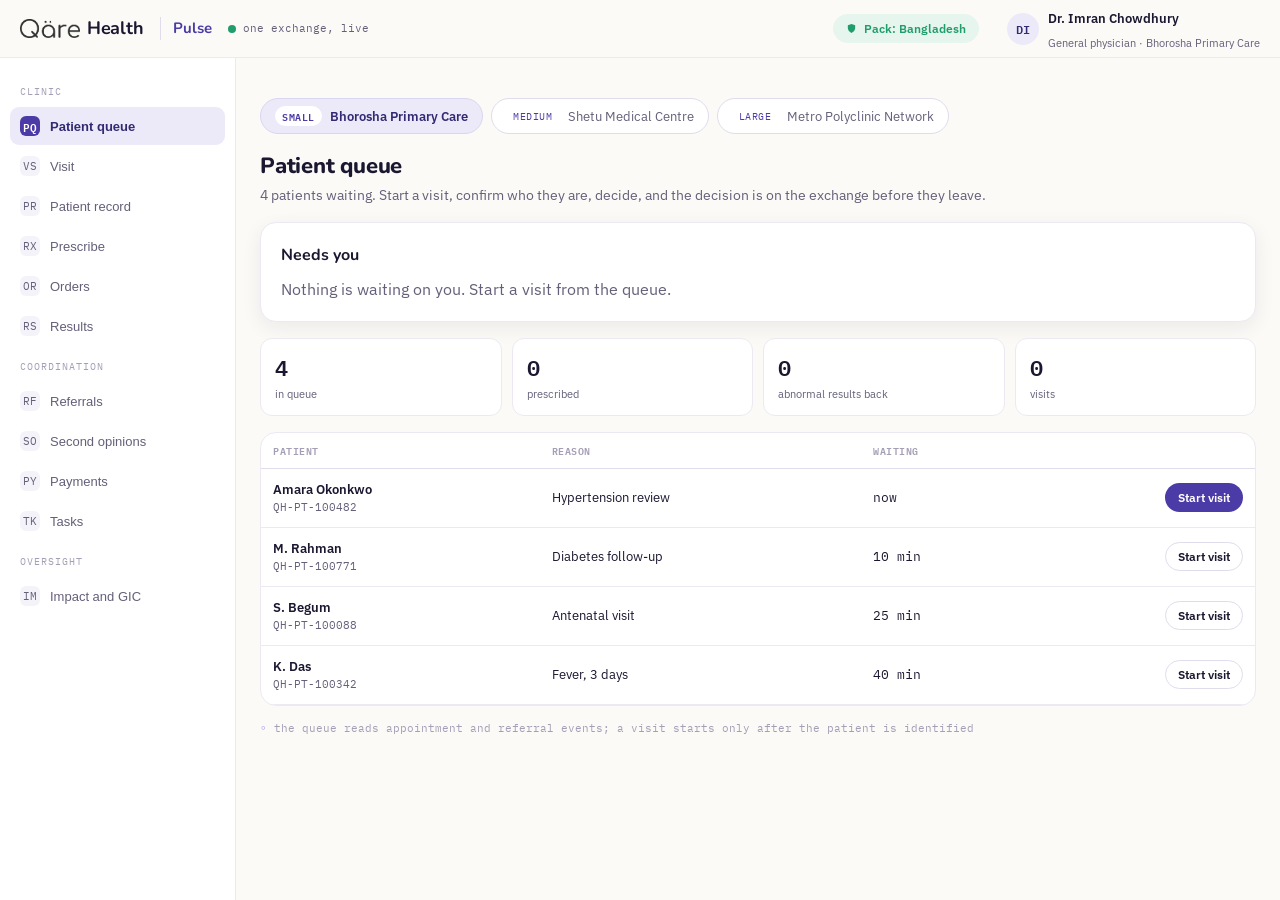
<file: products/pulse/index.html>
<!doctype html>
<html lang="en">
<head>
<meta charset="utf-8" />
<link rel="icon" href="data:," />
<meta name="viewport" content="width=device-width, initial-scale=1" />
<title>Qäre Pulse</title>
<link rel="preconnect" href="https://fonts.googleapis.com" />
<link rel="preconnect" href="https://fonts.gstatic.com" crossorigin />
<link href="https://fonts.googleapis.com/css2?family=Nunito:wght@600;700;800&family=IBM+Plex+Sans:wght@400;500;600;700&family=IBM+Plex+Mono:wght@400;500&display=swap" rel="stylesheet" />
<link rel="stylesheet" href="../../assets/tokens.css" />
<link rel="stylesheet" href="../../assets/qare.css" />
<style>
  .rx label { display: block; font-size: 12px; color: var(--mid); margin: 10px 0 4px; font-weight: 600; }
  .rx select, .rx input { width: 100%; font-family: var(--font-ui); font-size: 14px; padding: 9px 12px; border: 1px solid var(--border); border-radius: 10px; background: var(--surface); }
  .rx select:focus, .rx input:focus { outline: none; box-shadow: var(--focus-ring); border-color: var(--iris-bright); }
  .rec { display: flex; justify-content: space-between; gap: 12px; padding: 8px 0; border-bottom: 1px solid var(--hairline); font-size: 14px; }
  .rec .k { color: var(--mid); flex: none; }
  .iris { background: var(--iris-tint); border: 1px solid var(--iris-line); border-radius: 12px; padding: 13px; font-size: 13px; }
  .iris .h { font-family: var(--font-mono); font-size: 11px; letter-spacing: 0.08em; text-transform: uppercase; color: var(--iris-deep); margin-bottom: 5px; }
  .fld { display: flex; flex-direction: column; gap: 4px; min-width: 0; }
  .fld label { font-size: 12px; color: var(--mid); font-weight: 600; }
  .fld input, .fld select { width: 100%; font-family: var(--font-ui); font-size: 13px; padding: 9px 12px; border: 1px solid var(--border); border-radius: 10px; background: var(--surface); color: var(--ink); }
  .fld input:focus-visible, .fld select:focus-visible { outline: none; box-shadow: var(--focus-ring); }
  .grid3 { display: grid; grid-template-columns: repeat(3, minmax(0, 1fr)); gap: 12px; } .grid2 { display: grid; grid-template-columns: repeat(2, minmax(0, 1fr)); gap: 12px; }
  @media (max-width: 760px) { .grid3, .grid2 { grid-template-columns: 1fr; } }
  .cand { border: 1px solid var(--hairline); border-radius: 12px; padding: 12px 14px; margin-bottom: 10px; background: var(--surface); } .cand.sel { border-color: var(--iris-line); background: var(--iris-tint); }
  .sms { background: var(--chrome); color: var(--surface); border-radius: 12px; padding: 10px 14px; font-family: var(--font-mono); font-size: 12px; margin: 10px 0; }
  .sub2 { font-size: 12px; color: var(--mid); }
  .step { display: flex; align-items: center; gap: 10px; font-family: var(--font-brand); font-weight: 700; font-size: 14px; margin-bottom: 10px; }
  .step .n { width: 24px; height: 24px; border-radius: 999px; background: var(--iris-tint); border: 1px solid var(--iris-line); color: var(--iris-deep); display: inline-flex; align-items: center; justify-content: center; font-size: 12px; }
  .tl { border-left: 2px solid var(--hairline); margin-left: 6px; padding-left: 14px; }
  .tl .it { padding: 6px 0; font-size: 13px; }
</style>
</head>
<body>
<div id="root"></div>
<script src="../../assets/exchange.js"></script>
<script src="../../assets/spine.js"></script>
<script src="../../assets/care.js"></script>
<script src="../../assets/app.js"></script>
<script>
(function () {
  var X = window.QareExchange, UI = window.QareUI, esc = UI.esc, C = X.care;
  UI.init('pulse');
  var orgs = X.orgsFor('pulse');
  var cur = X.org('ORG-CLINIC');
  var mod = 'queue';

  var QUEUE = [
    { name: 'Amara Okonkwo', mrn: 'QH-PT-100482', reason: 'Hypertension review', wait: 'now', focus: true, q: { name: 'Amara Okonkwo', sex: 'F', dob: '1974-03-12', phone: '01711000482', village: 'Dhaka', father: '' } },
    { name: 'M. Rahman', mrn: 'QH-PT-100771', reason: 'Diabetes follow-up', wait: '10 min', q: { name: 'Mohammed Rahman', sex: 'M', dob: '', phone: '', village: 'Dhaka', father: '' } },
    { name: 'S. Begum', mrn: 'QH-PT-100088', reason: 'Antenatal visit', wait: '25 min', q: { name: 'Shirin Begum', sex: 'F', dob: '', phone: '', village: 'Gazipur', father: '' } },
    { name: 'K. Das', mrn: 'QH-PT-100342', reason: 'Fever, 3 days', wait: '40 min', q: { name: 'Kanai Das', sex: 'M', dob: '', phone: '', village: 'Dhaka', father: '' } }
  ];

  // Visit start form state. Lives in memory; the visit itself lives on the exchange.
  var vq = null;
  function newVq(i) {
    var e = QUEUE[i] || { reason: '', q: { name: '', sex: '', dob: '', phone: '', village: '', father: '' } };
    return { qi: i, mode: 'in-person', reason: e.reason, q: Object.assign({}, e.q), res: null, sel: null, confirmed: null, otp: null, makerOptIn: false, msg: '' };
  }

  function head(t, d) { return '<div class="sec-head"><div><div class="t">' + esc(t) + '</div><div class="d">' + esc(d) + '</div></div></div>'; }
  function kpis(arr) { return '<div class="figs" style="margin-bottom:16px">' + arr.map(function (a) { return '<div class="fig"><div class="fv">' + esc(a[0]) + '</div><div class="fk">' + esc(a[1]) + '</div></div>'; }).join('') + '</div>'; }
  function prov(t) { return '<p class="provenance">' + esc(t) + '</p>'; }
  function fld(id, label, val, ph) { return '<div class="fld"><label for="' + id + '">' + esc(label) + '</label><input id="' + id + '" value="' + esc(val || '') + '" placeholder="' + esc(ph || '') + '"></div>'; }
  function sel(id, label, opts, val) { return '<div class="fld"><label for="' + id + '">' + esc(label) + '</label><select id="' + id + '">' + opts.map(function (o) { return '<option value="' + esc(o[0]) + '"' + (o[0] === val ? ' selected' : '') + '>' + esc(o[1]) + '</option>'; }).join('') + '</select></div>'; }
  function step(n, t) { return '<div class="step"><span class="n">' + n + '</span>' + esc(t) + '</div>'; }
  function ctitle(t) { return '<div style="font-family:var(--font-brand);font-weight:700;margin-bottom:10px">' + esc(t) + '</div>'; }
  function ago(ts) { var m = Math.max(0, Math.round((Date.now() - ts) / 60000)); return m < 1 ? 'just now' : m + ' min ago'; }

  function pidFor(recId) {
    var cl = X.registry.clusterOf(recId), pid = null;
    cl.records.forEach(function (id) { var r = X.registry.record(id); if (!pid && r && r.patientId) pid = r.patientId; });
    return pid || cl.id;
  }
  function active() { return C.activeVisit(cur.id); }
  function lastVisit() { var v = C.visits().filter(function (x) { return x.clinicId === cur.id; }); return v.length ? v[v.length - 1] : null; }
  function focusVisit() { return active() || lastVisit(); }

  var MODS = [
    { key: 'queue', label: 'Patient queue', ic: 'PQ', group: 'Clinic' },
    { key: 'visit', label: 'Visit', ic: 'VS', group: 'Clinic' },
    { key: 'record', label: 'Patient record', ic: 'PR', group: 'Clinic' },
    { key: 'prescribe', label: 'Prescribe', ic: 'RX', group: 'Clinic' },
    { key: 'orders', label: 'Orders', ic: 'OR', group: 'Clinic' },
    { key: 'results', label: 'Results', ic: 'RS', group: 'Clinic' },
    { key: 'referrals', label: 'Referrals', ic: 'RF', group: 'Coordination' },
    { key: 'opinions', label: 'Second opinions', ic: 'SO', group: 'Coordination' },
    { key: 'payments', label: 'Payments', ic: 'PY', group: 'Coordination' },
    { key: 'tasks', label: 'Tasks', ic: 'TK', group: 'Coordination' },
    { key: 'impact', label: 'Impact and GIC', ic: 'IM', group: 'Oversight' }
  ];

  /* ---------- what needs the clinician ---------- */
  function needs() {
    var out = [], v = active();
    var vids = C.visits().filter(function (x) { return x.clinicId === cur.id; }).map(function (x) { return x.visitId; });
    C.labOrders().filter(function (o) { return vids.indexOf(o.visitId) >= 0 && o.result && o.result.flag; }).forEach(function (o) { out.push({ sev: 'crit', t: 'Abnormal ' + o.testName + ' for ' + o.patientName, s: o.result.value + ' ' + o.result.unit, go: 'results', cta: 'Review' }); });
    C.referrals().filter(function (r) { return vids.indexOf(r.visitId) >= 0; }).forEach(function (r) {
      if (r.status === 'declined') out.push({ sev: 'crit', t: r.toOrgName + ' declined ' + r.patientName, s: r.response.reason, go: 'referrals', cta: 'Re-refer' });
      if (r.status === 'patient-declined') out.push({ sev: 'warn', t: r.patientName + ' chose not to go to ' + r.toOrgName, s: 'An informed choice, made by the patient.' + (r.patientDecision.note ? ' Their words: ' + r.patientDecision.note : '') + ' Talk it through and agree another plan.', go: 'referrals', cta: 'Open' });
      if (r.status === 'accepted') out.push({ sev: 'idle', t: r.toOrgName + ' accepted ' + r.patientName, s: r.notice ? r.notice.unit + ', expected ' + r.notice.expectedBy.toLowerCase() : '', go: 'referrals', cta: 'Open' });
    });
    C.updatesFor(cur.id).forEach(function (u) { out.push({ sev: u.kind === 'followup' ? 'idle' : 'warn', t: (u.kind === 'followup' ? 'Follow-up update: ' : 'Discharge update: ') + u.patientName, s: u.text, go: 'record', cta: 'Open record', ack: u.key }); });
    C.opinionShares({ toOrgId: cur.id }).filter(function (sh) { return C.opinionView(sh, cur.id).allowed.length; }).forEach(function (sh) { out.push({ sev: 'warn', t: 'Second opinion requested: ' + sh.patientName, s: sh.question || 'The patient shared their record with you.', go: 'opinions', cta: 'Open' }); });
    if (v) out.unshift({ sev: 'warn', t: 'Visit open: ' + v.patientName, s: v.mode + ', started ' + ago(v.startedAt), go: 'visit', cta: 'Continue' });
    return out;
  }
  function inbox() {
    var n = needs();
    return '<div class="card shadow" style="margin-bottom:16px">' + ctitle('Needs you') +
      (n.length ? n.map(function (x) { return '<div style="display:flex;gap:10px;align-items:center;padding:9px 0;border-bottom:1px solid var(--hairline)"><span class="sev ' + x.sev + '"></span><div style="flex:1"><div style="font-size:13px;font-weight:600">' + esc(x.t) + '</div><div class="sub2">' + esc(x.s) + '</div></div>' + (x.ack ? '<button class="btn btn-ghost btn-sm" data-ack="' + esc(x.ack) + '" style="margin-right:6px">Acknowledge</button>' : '') + '<button class="btn btn-ghost btn-sm" data-mod="' + x.go + '">' + esc(x.cta) + '</button></div>'; }).join('') : '<div class="sub">Nothing is waiting on you. Start a visit from the queue.</div>') + '</div>';
  }

  /* ---------- visit: identity step then the visit ---------- */
  function candList() {
    var r = vq.res; if (!r) return '';
    if (!r.candidates.length) return '<div class="sub" style="margin-top:10px">' + esc(r.note) + '</div>';
    return '<div style="margin-top:12px"><div class="sub2" style="margin-bottom:8px">' + esc(r.note) + '</div>' + r.candidates.slice(0, 4).map(function (c) {
      var o = c.rec, chip = c.band === 'auto' ? 'verified' : c.band === 'review' ? 'claimed' : 'unmeasured';
      return '<div class="cand' + (vq.sel === o.id ? ' sel' : '') + '"><div style="display:flex;justify-content:space-between;gap:10px;align-items:center"><div><div style="font-size:13px;font-weight:600">' + esc(o.name) + ' <span class="mono sub2">' + esc(o.id) + '</span></div>' +
        '<div class="sub2">' + esc([o.sex, o.dob || 'date of birth unknown', o.father ? 'father ' + o.father : '', o.village].filter(Boolean).join(' · ')) + '</div></div>' +
        '<div style="text-align:right"><span class="chip ' + chip + '">' + esc(c.band === 'auto' ? 'likely' : c.band === 'review' ? 'possible' : 'unlikely') + ' ' + Math.round(c.p * 100) + '%</span><div style="margin-top:6px"><button class="btn ' + (vq.sel === o.id ? 'btn-primary' : 'btn-ghost') + ' btn-sm" data-pick="' + esc(o.id) + '">' + (vq.sel === o.id ? 'Selected' : 'This is the patient') + '</button></div></div></div></div>';
    }).join('') + '</div>';
  }
  function methodBox() {
    if (vq.confirmed) {
      return '<div class="cand sel"><span class="chip verified">identity confirmed</span> <span style="font-size:13px">' + esc(vq.confirmed.label) + '</span> <button class="btn btn-ghost btn-sm" data-unconfirm style="margin-left:8px">Change</button></div>';
    }
    var inp = vq.mode === 'in-person';
    var out = '<div class="sub2" style="margin-bottom:8px">' + (inp ? 'Check the person in front of you, or have them confirm with a code on their phone.' : 'This is a virtual visit, so nobody can check an ID card. The patient confirms with a code on their phone, or a community health worker vouches.') + '</div><div style="display:flex;gap:8px;flex-wrap:wrap">' +
      (inp ? '<button class="btn btn-ghost btn-sm" data-method="in-person ID check"' + (vq.sel ? '' : ' disabled') + '>ID checked in person</button>' : '') +
      '<button class="btn btn-ghost btn-sm" data-method="patient code"' + (vq.sel ? '' : ' disabled') + '>Send a code to the patient</button>' +
      '<button class="btn btn-ghost btn-sm" data-method="community health worker"' + (vq.sel ? '' : ' disabled') + '>Community health worker vouches</button>' +
      (inp ? '<button class="btn btn-ghost btn-sm" data-method="new registration">Register as a new person</button>' : '') + '</div>';
    if (vq.otp) {
      out += '<div class="sms">SIMULATED SMS to ' + esc(vq.otp.to) + ': Qäre code ' + esc(vq.otp.simulatedCode) + '. Do not share it.</div>' +
        '<div style="display:flex;gap:10px;align-items:flex-end;flex-wrap:wrap"><div style="width:180px">' + fld('vf-otp', 'Code the patient reads out', '', '6 digits') + '</div><button class="btn btn-primary" data-otpverify>Confirm identity</button></div>';
    }
    return out;
  }
  function startPanel() {
    var qrow = '<div class="grid3">' + fld('vf-name', 'Name', vq.q.name) + sel('vf-sex', 'Sex', [['', 'Not stated'], ['F', 'Female'], ['M', 'Male']], vq.q.sex) + fld('vf-dob', 'Date of birth or year', vq.q.dob, '1988 or 1988-04-02') +
      fld('vf-father', 'Father\'s name', vq.q.father) + fld('vf-phone', 'Phone', vq.q.phone) + fld('vf-village', 'Village or area', vq.q.village) + '</div>';
    var queueBtns = QUEUE.map(function (q, i) { return '<button class="btn ' + (vq.qi === i ? 'btn-primary' : 'btn-ghost') + ' btn-sm" data-startq="' + i + '">' + esc(q.name) + '</button>'; }).join(' ') + ' <button class="btn ' + (vq.qi === -1 ? 'btn-primary' : 'btn-ghost') + ' btn-sm" data-startq="-1">Walk-in</button>';
    return head('Start a visit', 'Know who the patient is before anything is ordered or prescribed. The match uses the registry in Core, and the patient or a trusted person confirms it.') +
      '<div class="card shadow" style="margin-bottom:14px">' + step(1, 'Who is the patient?') + '<div style="margin-bottom:12px">' + queueBtns + '</div>' + qrow +
      '<div style="display:flex;gap:10px;margin-top:12px;flex-wrap:wrap"><button class="btn btn-primary" data-find>Find in the registry</button><span class="sub2" style="align-self:center">A common name needs more than the name. Add the father\'s name or birth year.</span></div>' + candList() + '</div>' +
      '<div class="card shadow" style="margin-bottom:14px">' + step(2, 'Confirm identity') + methodBox() + '</div>' +
      '<div class="card shadow" style="margin-bottom:14px">' + step(3, 'The visit') + '<div class="grid2">' + sel('vf-mode', 'How', [['in-person', 'In person'], ['virtual', 'Virtual (video or phone)']], vq.mode) + fld('vf-reason', 'Reason for the visit', vq.reason) + '</div>' +
      '<label style="display:flex;gap:10px;align-items:flex-start;margin-top:12px;font-size:13px"><input type="checkbox" id="vf-maker"' + (vq.makerOptIn ? ' checked' : '') + ' style="margin-top:3px"> <span>The patient agrees to share their medicine, condition and age band (never their name) with the medicine maker, to keep supply and safety working. They can withdraw this in Nova.</span></label>' +
      '<div style="margin-top:14px"><button class="btn btn-primary" data-begin' + (vq.confirmed ? '' : ' disabled') + '>Start visit</button></div>' + (vq.msg ? '<div class="sub" style="margin-top:10px;color:var(--inconsistent)">' + esc(vq.msg) + '</div>' : '') + '</div>' +
      prov('a visit is a VISIT_STARTED event with the identity method recorded; a treatment access decision is written to the audit trail');
  }
  function diagnosisBox(v) {
    var nots = C.notifiableList(), done = X.eventsOfType('DIAGNOSIS_RECORDED').filter(function (e) { return e.payload.visitId === v.visitId; });
    var opts = '<optgroup label="Notifiable in ' + esc(X.pack().country) + '">' + nots.map(function (n) { return '<option>' + esc(n.condition) + '</option>'; }).join('') + '</optgroup><optgroup label="Other conditions">' + C.SYNDROMES.map(function (c) { return '<option>' + esc(c) + '</option>'; }).join('') + '</optgroup>';
    return '<div style="margin-top:14px;border-top:1px solid var(--hairline);padding-top:12px"><div class="sub2" style="margin-bottom:6px">Diagnosis</div>' +
      '<div style="display:flex;gap:8px;flex-wrap:wrap;align-items:center"><label for="dx-cond" class="sub2">Condition</label><select id="dx-cond" style="padding:8px 12px;border:1px solid var(--border);border-radius:10px;background:var(--surface);font-family:var(--font-ui)">' + opts + '</select><button class="btn btn-ghost btn-sm" data-diagnose>Record diagnosis</button></div>' +
      '<div class="sub2" style="margin-top:6px">A notifiable condition is reported to public health with the patient\'s name and place, as the law requires, and the patient is told. Any other condition adds only an anonymous count.</div>' +
      (done.length ? '<div style="margin-top:8px">' + done.map(function (e) { return '<span class="chip ' + (e.payload.notifiable ? 'claimed' : 'verified') + '" style="margin-right:6px">' + esc(e.payload.condition) + (e.payload.notifiable ? ', reported' : ', counted') + '</span>'; }).join('') + '</div>' : '') + '</div>';
  }
  function visitPanel(v) {
    var vit = C.observations(v.patientId, 'BP-SYS').filter(function (o) { return o.simDay === 0 && o.sourceOrgId === v.clinicId; });
    var orders = C.labOrders({ visitId: v.visitId }), rxs = X.prescriptions().filter(function (r) { return r.visitId === v.visitId; }), refs = C.referrals({ visitId: v.visitId });
    var tl = [];
    tl.push([v.startedAt, 'Visit started, ' + v.mode + '. Identity: ' + v.identity.label]);
    orders.forEach(function (o) { tl.push([o.ts, o.testName + ' ordered at ' + o.labName + (o.result ? '. Resulted ' + o.result.value + ' ' + o.result.unit + (o.result.flag ? ', out of range' : '') : '')]); });
    rxs.forEach(function (r) { tl.push([r.rxId && X.eventsOfType('RX_WRITTEN').filter(function (e) { return e.payload.rxId === r.rxId; })[0].ts, r.drugName + ' x' + r.qty + ' to ' + r.pharmacyName + (X.isDispensed(r.rxId) ? ', dispensed' : ', waiting')]); });
    refs.forEach(function (r) { tl.push([r.ts, 'Referred to ' + r.toOrgName + ': ' + r.status]); });
    tl.sort(function (a, b) { return a[0] - b[0]; });
    var virt = v.mode === 'virtual' ? '<div class="card shadow" style="margin-bottom:14px"><div style="display:flex;gap:10px;align-items:center"><span class="chip claimed">simulated call</span><span style="font-size:13px">Video or phone consult in progress with ' + esc(v.patientName) + '. No call is made in this demonstration.</span></div></div>' : '';
    return head('Visit: ' + v.patientName, v.mode === 'virtual' ? 'A virtual visit. Orders and prescriptions go to the same lab and the patient\'s own pharmacy as an in-person visit.' : 'In person. Orders and prescriptions go to the lab and to the patient\'s own pharmacy.') + virt +
      '<div class="split"><div class="card shadow">' + ctitle('This visit') +
      '<div class="rec"><span class="k">Patient</span><span>' + esc(v.patientName) + ' <span class="mono sub2">' + esc(v.patientId) + '</span></span></div>' +
      '<div class="rec"><span class="k">Identity</span><span>' + esc(v.identity.label) + '</span></div>' +
      '<div class="rec"><span class="k">Reason</span><span>' + esc(v.reason || 'not stated') + '</span></div>' +
      '<div class="rec"><span class="k">Pharmacy</span><span>' + esc(C.nominatedPharmacy(v.patientId).name) + ' <span class="sub2">(' + (C.nominatedPharmacy(v.patientId).source === 'patient' ? 'chosen by the patient' : 'default, ask the patient') + ')</span></span></div>' +
      '<div class="rec"><span class="k">Vitals</span><span>' + (vit.length ? esc(vit.map(function (o) { return o.value + ' ' + o.unit; }).join(', ')) : 'not recorded') + '</span></div>' +
      (v.status === 'open' ? '<div style="display:flex;gap:8px;align-items:flex-end;margin-top:12px;flex-wrap:wrap"><div style="width:130px">' + fld('vt-sys', 'Systolic (mmHg)', '', 'e.g. 152') + '</div><div style="width:130px">' + fld('vt-dia', 'Diastolic', '', 'e.g. 96') + '</div><button class="btn btn-ghost btn-sm" data-vitals>Record vitals</button></div>' : '') +
      (v.status === 'open' ? diagnosisBox(v) : '') +
      '<div style="display:flex;gap:8px;flex-wrap:wrap;margin-top:14px"><button class="btn btn-primary btn-sm" data-mod="orders">Order a test</button><button class="btn btn-primary btn-sm" data-mod="prescribe">Prescribe</button><button class="btn btn-ghost btn-sm" data-mod="referrals">Refer</button><button class="btn btn-ghost btn-sm" data-mod="payments">Payments</button>' +
      (v.status === 'open' ? '<button class="btn btn-ghost btn-sm" data-close="' + esc(v.visitId) + '">Close visit</button>' : '<span class="chip unmeasured">closed</span>') + '</div></div>' +
      '<div class="card shadow">' + ctitle('Timeline') + '<div class="tl">' + tl.map(function (t) { return '<div class="it"><span class="sub2 mono">' + ago(t[0]) + '</span> ' + esc(t[1]) + '</div>'; }).join('') + '</div></div></div>' +
      prov('everything in this visit is an event; the lab, the pharmacy, the hospital and the patient each see only what their role allows');
  }
  function needVisit(what) {
    return head(what, 'Start a visit first, so the order, prescription or referral is tied to a confirmed patient.') +
      '<div class="card shadow"><div class="sub" style="margin-bottom:12px">No visit is open at ' + esc(cur.name) + '.</div><button class="btn btn-primary" data-mod="visit">Start a visit</button></div>';
  }

  function recordBody() {
    var v = focusVisit();
    if (!v) return head('Patient record', 'Open a visit to see the record for that patient.') + '<div class="card shadow"><button class="btn btn-primary" data-mod="visit">Start a visit</button></div>';
    var pid = v.patientId, rec = v.recordId ? X.registry.record(v.recordId) : null, isA = pid === 'PT-AMARA', pt = X.PATIENT;
    var sent = X.prescriptions().filter(function (r) { return r.patientId === pid; });
    var results = X.labResults().filter(function (r) { return r.patientId === pid; });
    return head('Patient record', 'One record, assembled from every app that has touched this patient. Consent to it is held by the patient in Nova.') +
      '<div class="split"><div class="card shadow">' +
      '<div style="font-family:var(--font-brand);font-weight:700;font-size:16px;margin-bottom:10px">' + esc(v.patientName) + '</div>' +
      '<div class="rec"><span class="k">Identifiers</span><span>' + (isA ? pt.age + ', ' + esc(pt.sex) + ' &middot; <span class="mono">' + esc(pt.mrn) + '</span>' : rec ? esc([rec.sex, rec.dob].filter(Boolean).join(', ')) + ' &middot; <span class="mono">' + esc(rec.mrn) + '</span>' : 'new registration') + '</span></div>' +
      '<div class="rec"><span class="k">Conditions</span><span>' + (isA ? esc(pt.conditions.join(', ')) : 'none recorded on the exchange') + '</span></div>' +
      '<div class="rec"><span class="k">Allergies</span><span style="color:var(--inconsistent)">' + (isA ? esc(pt.allergies.join(', ')) : 'none recorded') + '</span></div>' +
      '<div class="rec"><span class="k">Medicines</span><span>' + (sent.length ? esc(sent.map(function (r) { return r.drugName; }).join(', ')) : 'none recorded') + '</span></div>' +
      '<div class="rec"><span class="k">Recent results</span><span>' + (results.length ? esc(results.map(function (r) { return r.testName + ' ' + r.value + r.unit; }).join(', ')) : 'none yet') + '</span></div>' +
      '</div><div class="card shadow"><div class="iris"><div class="h">IRIS</div>' + (isA ? 'Blood pressure trend is up over three visits and her HbA1c, if ordered, will confirm control. CardiNex-10 suits the hypertension and has no interaction with her metformin. She is penicillin allergic, not relevant here. A licensed clinician decides.' : 'There is no history on the exchange for this patient yet, so I have nothing to compare against. Ask about current medicines and allergies and record them. A licensed clinician decides.') + '</div></div></div>' +
      outcomeCards(pid) +
      prov('reads from the exchange; the record is assembled, not re-entered');
  }
  function outcomeCards(pid) {
    var cards = ['HBA1C', 'BP-SYS'].map(function (code) {
      var o = C.outcomeRecord(pid, code); if (o.status === 'unmeasured') return '';
      var chip = o.status === 'documented' ? '<span class="chip verified">documented</span>' : o.status === 'pending' ? '<span class="chip claimed">pending follow-up</span>' : '<span class="chip inconsistent">not met</span>';
      return '<div class="card shadow" style="margin-top:14px"><div style="display:flex;justify-content:space-between;align-items:center;margin-bottom:8px"><div style="font-family:var(--font-brand);font-weight:700">' + esc(o.measure.label) + ' outcome record</div>' + chip + '</div>' +
        '<div class="rec"><span class="k">Baseline</span><span>' + (o.baseline ? esc(o.baseline.value + ' ' + o.measure.unit) : 'none') + '</span></div>' +
        '<div class="rec"><span class="k">Follow-up</span><span>' + (o.followUp ? esc(o.followUp.value + ' ' + o.measure.unit) + ' <span class="sub2">simulated day ' + o.followUp.simDay + '</span>' : 'not yet') + '</span></div>' +
        o.checks.map(function (c) { return '<div class="rec"><span class="k">' + esc(c.k) + '</span><span style="text-align:right"><span class="chip ' + (c.ok ? 'verified' : 'unmeasured') + '">' + (c.ok ? 'met' : 'open') + '</span> <span class="sub2">' + esc(c.note) + '</span></span></div>'; }).join('') +
        '<div class="sub2" style="margin-top:8px">Staying out of hospital is not an outcome. This counts only when health measurably improves, linked to what was done, and an independent record agrees.</div></div>';
    }).join('');
    return cards;
  }

  function opinionsBody() {
    var shares = C.opinionShares({ toOrgId: cur.id });
    return head('Second opinions', 'Patients can share their record with you for a second opinion. They choose what, for how long, and can stop it at any time.') +
      (shares.length ? shares.slice().reverse().map(function (sh) {
        var st = C.opinionView(sh, cur.id, false), live = st.allowed.length > 0, op = opened[sh.shareId];
        return '<div class="card shadow" style="margin-bottom:14px"><div style="display:flex;justify-content:space-between;align-items:center"><div style="font-family:var(--font-brand);font-weight:700">' + esc(sh.patientName) + '</div>' + (live ? '<span class="chip verified">shared with you</span>' : '<span class="chip unmeasured">no longer shared</span>') + '</div>' +
          '<div class="sub2" style="margin:6px 0">Question: ' + esc(sh.question || 'none given') + '</div><div class="sub2">Shared items: ' + esc(sh.items.join(', ')) + ' for ' + sh.days + ' days</div>' +
          (live ? '<div style="margin-top:10px"><button class="btn btn-primary btn-sm" data-open-opinion="' + esc(sh.shareId) + '">Open shared record</button></div>' : '<div class="sub" style="margin-top:10px">The patient stopped sharing or the time ran out. You can no longer open it.</div>') +
          (live && op ? opinionRecord(sh, op) : '') + '</div>';
      }).join('') : '<div class="card shadow"><div class="sub">Nothing shared with ' + esc(cur.name) + ' yet. A patient does this from Nova. Switch to Shetu Medical Centre above if you are showing a second-opinion clinic.</div></div>') +
      prov('each item you open is checked against the patient\'s grant and written to their access log');
  }
  function opinionRecord(sh, op) {
    var pid = sh.patientId, out = '<div style="margin-top:12px">';
    op.allowed.forEach(function (a) {
      if (a.item === 'medicines') out += '<div class="rec"><span class="k">Medicines</span><span>' + (X.prescriptions().filter(function (r) { return r.patientId === pid; }).map(function (r) { return esc(r.drugName + ' x' + r.qty); }).join(', ') || 'none') + '</span></div>';
      if (a.item === 'results') out += '<div class="rec"><span class="k">Results</span><span>' + (X.labResults().filter(function (r) { return r.patientId === pid; }).map(function (r) { return esc(r.testName + ' ' + r.value + ' ' + r.unit); }).join(', ') || 'none') + '</span></div>';
      if (a.item === 'discharge plan') { var d = X.eventsOfType('DISCHARGE_COMPLETED').filter(function (e) { return e.payload.patientId === pid; }).slice(-1)[0]; out += '<div class="rec"><span class="k">Discharge plan</span><span>' + (d ? esc(d.payload.plan.interventions.join(', ')) : 'none yet') + '</span></div>'; }
    });
    op.denied.forEach(function (d) { out += '<div class="rec"><span class="k">' + esc(d.item) + '</span><span class="sub2">not shared: ' + esc(d.reason) + '</span></div>'; });
    return out + '</div>';
  }

  function prescribeBody() {
    var v = active(); if (!v) return needVisit('Prescribe');
    var np = C.nominatedPharmacy(v.patientId), sent = X.prescriptions().filter(function (r) { return r.visitId === v.visitId; });
    return head('Prescribe', 'The prescription goes to ' + np.name + ', the pharmacy ' + (np.source === 'patient' ? 'the patient chose' : 'on file. Ask the patient if this is still where they want it') + '. The maker sees supply, not the patient.') +
      '<div class="split"><div class="card shadow rx">' +
      '<label for="drug">Medicine</label><select id="drug">' + X.FORMULARY.map(function (d) { return '<option value="' + d.code + '">' + esc(d.name) + ' &middot; ' + esc(d.form) + '</option>'; }).join('') + '</select>' +
      '<label for="qty">Quantity (packs)</label><input id="qty" type="number" value="1" min="1" max="12">' +
      '<label for="sig">Directions</label><input id="sig" value="One tablet daily">' +
      '<label for="pharm">Pharmacy</label><select id="pharm">' + X.orgsFor('cura').map(function (o) { return '<option value="' + o.id + '"' + (o.id === np.orgId ? ' selected' : '') + '>' + esc(o.name) + ' &middot; ' + esc(o.region) + '</option>'; }).join('') + '</select>' +
      '<div class="sub2" style="margin-top:6px">Change this only if the patient asks. The new choice is saved as theirs.</div>' +
      '<button class="btn btn-primary" id="writeRx" style="margin-top:14px;width:100%">Sign and send prescription</button></div>' +
      '<div class="card shadow">' + ctitle('Written this visit') +
      (sent.length ? sent.slice().reverse().map(function (r) { return '<div class="rec"><span>' + esc(r.drugName) + ' x' + r.qty + '<div class="sub2">' + esc(r.pharmacyName) + '</div></span>' + (X.isDispensed(r.rxId) ? '<span class="chip verified">dispensed</span>' : '<span class="chip claimed">at pharmacy</span>') + '</div>'; }).join('') : '<div class="sub">Nothing yet.</div>') + '</div></div>' +
      prov('writes an RX_WRITTEN event addressed to one pharmacy; a licensed clinician signs every prescription');
  }

  function ordersBody() {
    var v = active(); if (!v) return needVisit('Orders');
    var list = C.labOrders({ visitId: v.visitId });
    return head('Orders', 'Order a lab test. It goes to the lab you pick in Prism, and the result returns to this visit.') +
      '<div class="split"><div class="card shadow rx">' +
      '<label for="otest">Test</label><select id="otest">' + X.LAB_TESTS.map(function (t) { return '<option value="' + t.code + '">' + esc(t.name) + '</option>'; }).join('') + '</select>' +
      '<label for="ourg">Urgency</label><select id="ourg"><option>Routine</option><option>Urgent</option><option>STAT</option></select>' +
      '<label for="oday">Clock (demonstration only)</label><select id="oday"><option value="0">Now, baseline</option><option value="30">Simulated day 30</option><option value="90">Simulated day 90, follow-up</option></select>' +
      '<label for="olab">Lab</label><select id="olab">' + X.orgsFor('prism').map(function (o) { return '<option value="' + o.id + '"' + (o.id === 'ORG-LAB' ? ' selected' : '') + '>' + esc(o.name) + '</option>'; }).join('') + '</select>' +
      '<button class="btn btn-primary" id="orderLab" style="margin-top:14px;width:100%">Send order to the lab</button></div>' +
      '<div class="card shadow">' + ctitle('This visit') + (list.length ? list.slice().reverse().map(function (o) {
        return '<div class="rec"><span>' + esc(o.testName) + '<div class="sub2">' + esc(o.labName) + ' &middot; ' + esc(o.urgency) + '</div></span>' + (o.result ? '<span class="chip ' + (o.result.flag ? 'inconsistent' : 'verified') + '">' + esc(o.result.value + ' ' + o.result.unit) + '</span>' : '<span class="chip claimed">awaiting lab</span>') + '</div>'; }).join('') : '<div class="sub">No orders yet.</div>') + '</div></div>' +
      prov('an order is a LAB_ORDERED event for one lab; releasing the result there writes it back to this visit');
  }

  function resultsBody() {
    var v = focusVisit(), pid = v ? v.patientId : null;
    var list = C.labOrders(pid ? { patientId: pid } : null).filter(function (o) { return o.result; });
    return head('Results', 'Results released by the lab in Prism, on the record the moment they are validated.') +
      (list.length ? '<div class="qt-wrap"><table class="qt"><thead><tr><th>Test</th><th>Patient</th><th class="num">Value</th><th>Reference</th><th>Flag</th></tr></thead><tbody>' +
        list.slice().reverse().map(function (o) { var r = o.result, tt = X.labTest(r.test); return '<tr><td class="nm">' + esc(r.testName) + '<div class="sub2">' + esc(o.labName) + '</div></td><td>' + esc(o.patientName) + '</td><td class="num">' + esc(r.value) + ' ' + esc(r.unit) + '</td><td class="sub2">' + esc(tt ? tt.ref : '') + '</td><td>' + (r.flag ? '<span class="chip inconsistent">out of range</span>' : '<span class="chip verified">normal</span>') + '</td></tr>'; }).join('') +
        '</tbody></table></div><p class="sub2" style="margin-top:8px">Analyzer values are simulated in this demonstration.</p>' : '<div class="card"><div class="sub">No results yet. Open Prism in another tab, find the order and release a result; it lands here live.</div></div>') +
      prov('reads LAB_RESULT events tied to an order; a flagged result is surfaced, not buried in a report');
  }

  function referralsBody() {
    var v = active(), mine = C.referrals().filter(function (r) { return r.fromOrgId === cur.id; });
    var form = v ? '<div class="card shadow rx" style="margin-bottom:14px">' + ctitle('Refer ' + v.patientName) +
      '<label for="rto">Hospital</label><select id="rto">' + C.RECEIVING.map(function (id) { return '<option value="' + id + '">' + esc(X.org(id).name) + ' &middot; ' + esc(X.org(id).region) + '</option>'; }).join('') + '</select>' +
      '<label for="rurg">Urgency</label><select id="rurg"><option>Routine</option><option>Urgent</option><option>STAT</option></select>' +
      '<label for="rwhy">Reason</label><input id="rwhy" value="Uncontrolled blood pressure with raised HbA1c; admission for stabilisation">' +
      '<div class="sub2" style="margin-top:8px">The hospital receives the reason, current medicines and results, and nothing else. They can accept or decline, and a decline comes back with a reason.</div>' +
      '<button class="btn btn-primary" id="sendRef" style="margin-top:12px">Send referral</button></div>' : '<div class="card shadow" style="margin-bottom:14px"><div class="sub" style="margin-bottom:10px">Open a visit to refer a patient.</div><button class="btn btn-primary" data-mod="visit">Start a visit</button></div>';
    var chip = { sent: '<span class="chip claimed">sent, awaiting reply</span>', accepted: '<span class="chip verified">accepted</span>', declined: '<span class="chip inconsistent">declined</span>', 'patient-declined': '<span class="chip claimed">patient chose not to go</span>', admitted: '<span class="chip verified">admitted</span>', discharged: '<span class="chip verified">discharged</span>' };
    return head('Referrals', 'Refer to a hospital. The receiving facility in Apex sees it live and accepts or declines.') + form +
      (mine.length ? '<div class="qt-wrap"><table class="qt"><thead><tr><th>Patient</th><th>To</th><th>Reason</th><th>Status</th></tr></thead><tbody>' + mine.slice().reverse().map(function (r) {
        var det = r.discharge ? '<div class="sub2">Follow-up with ' + esc(r.discharge.toOrgName) + '</div>' : r.status === 'patient-declined' ? '<div class="sub2">Informed choice by the patient. ' + esc(r.patientDecision.note || '') + '</div>' : r.status === 'declined' ? '<div class="sub2">' + esc(r.response.reason) + (r.response.alternativeName ? ' Suggested: ' + esc(r.response.alternativeName) : '') + '</div>' : r.notice ? '<div class="sub2">' + esc(r.notice.unit) + ', expected ' + esc(r.notice.expectedBy.toLowerCase()) + '</div>' : '';
        return '<tr><td class="nm">' + esc(r.patientName) + '</td><td>' + esc(r.toOrgName) + '</td><td>' + esc(r.reason) + '</td><td>' + chip[r.status] + det + '</td></tr>'; }).join('') + '</tbody></table></div>' : '') +
      prov('CLINIC_REFERRAL, then REFERRAL_RESPONSE and HOSPITAL_NOTICE from Apex; the loop closes on the same record');
  }

  function paymentsBody() {
    var v = focusVisit(); if (!v) return needVisit('Payments');
    var p = C.payments(v.visitId), cc = p.currency;
    return head('Payments', 'What this visit costs and who pays. Shown to explain the flow. No money moves in this demonstration.') +
      UI.illustrative('Tariffs and co-payment shares are placeholders in ' + cc + '. Real tariffs come from the payer and the ministry schedule.') +
      '<div class="qt-wrap"><table class="qt"><thead><tr><th>Item</th><th>Paid to</th><th class="num">Amount</th><th class="num">Patient pays</th><th class="num">Payer covers</th></tr></thead><tbody>' +
      p.lines.map(function (l) { return '<tr><td class="nm">' + esc(l.item) + '</td><td>' + esc(l.payee) + '</td><td class="num">' + l.amount + '</td><td class="num">' + l.patient + '</td><td class="num">' + l.payer + '</td></tr>'; }).join('') +
      '<tr><td class="nm">Total (' + esc(cc) + ')</td><td></td><td class="num"><strong>' + p.total.amount + '</strong></td><td class="num"><strong>' + p.total.patient + '</strong></td><td class="num"><strong>' + p.total.payer + '</strong></td></tr></tbody></table></div>' +
      '<div class="card shadow" style="margin-top:14px">' + ctitle('How the money would move') +
      '<div class="rec"><span class="k">Patient</span><span>Pays the co-payment at each point of care, or by mobile money</span></div>' +
      '<div class="rec"><span class="k">Payer (Shield)</span><span>Adjudicates the claim against the visit, the lab order and the dispense</span></div>' +
      '<div class="rec"><span class="k">Clinic, lab, pharmacy</span><span>Each is paid for what its own event shows it did</span></div></div>' +
      prov('each line is derived from an event on this visit, so a payment cannot drift from what was done');
  }

  function moduleBody() {
    var sentAll = X.prescriptions().filter(function (r) { return r.by === 'pulse'; });
    var resultsAll = X.labResults();
    if (mod === 'queue') {
      var v = active();
      return head('Patient queue', QUEUE.length + ' patients waiting. Start a visit, confirm who they are, decide, and the decision is on the exchange before they leave.') + inbox() +
        kpis([[QUEUE.length, 'in queue'], [sentAll.length, 'prescribed'], [resultsAll.filter(function (r) { return r.flag; }).length, 'abnormal results back'], [C.visits().filter(function (x) { return x.clinicId === cur.id; }).length, 'visits']]) +
        '<div class="qt-wrap"><table class="qt"><thead><tr><th>Patient</th><th>Reason</th><th>Waiting</th><th></th></tr></thead><tbody>' +
        QUEUE.map(function (q, i) { return '<tr><td><div class="nm">' + esc(q.name) + '</div><div class="sub2 mono">' + esc(q.mrn) + '</div></td><td>' + esc(q.reason) + '</td><td class="mono">' + esc(q.wait) + '</td><td style="text-align:right"><button class="btn ' + (q.focus ? 'btn-primary' : 'btn-ghost') + ' btn-sm" data-startq="' + i + '"' + (v ? ' disabled' : '') + '>Start visit</button></td></tr>'; }).join('') +
        '</tbody></table></div>' + prov('the queue reads appointment and referral events; a visit starts only after the patient is identified');
    }
    if (mod === 'visit') { var av = active(); if (av) return visitPanel(av); if (!vq) vq = newVq(0); return startPanel(); }
    if (mod === 'record') return recordBody();
    if (mod === 'prescribe') return prescribeBody();
    if (mod === 'orders') return ordersBody();
    if (mod === 'results') return resultsBody();
    if (mod === 'referrals') return referralsBody();
    if (mod === 'opinions') return opinionsBody();
    if (mod === 'payments') return paymentsBody();
    if (mod === 'tasks') {
      var ab = needs().filter(function (n) { return n.sev === 'crit'; });
      return head('Tasks', 'Follow-ups and results that need the clinician to act.') +
        '<div class="card shadow">' + (ab.length ? ab.map(function (n) { return taskRow('crit', n.t, n.s); }).join('') : taskRow('idle', 'No abnormal results or declined referrals', 'none pending')) +
        taskRow('idle', 'Antenatal recall, S. Begum', 'due next week') + '</div>' +
        prov('tasks are generated from events on the record, not a separate to-do list');
    }
    if (mod === 'impact') {
      return head('Impact and GIC', 'The clinic\'s contribution to the framework and its verified publication to the Commons.') +
        UI.impactPanel(cur, { measures: [
          { front: 'Access and coverage', measure: 'Visits completed on the exchange', value: String(C.visits().filter(function (x) { return x.clinicId === cur.id && x.status === 'closed'; }).length), status: C.visits().some(function (x) { return x.clinicId === cur.id && x.status === 'closed'; }) ? 'Verified' : 'Unmeasured' },
          { front: 'Care quality and safety', measure: 'Guideline-concordant scripts', value: '96%', status: 'Claimed' },
          { front: 'Health outcomes', measure: 'BP controlled at 6 months', value: '71%', status: 'Claimed' }
        ] });
    }
    return '';
  }

  function taskRow(sev, t, s) { return '<div style="display:flex;gap:10px;align-items:center;padding:9px 0;border-bottom:1px solid var(--hairline)"><span class="sev ' + sev + '"></span><div style="flex:1"><span style="font-size:13px;font-weight:600">' + esc(t) + '</span></div><span class="sub2">' + esc(s) + '</span></div>'; }

  var opened = {};
  var pending = false;
  function render() {
    var ae = document.activeElement;
    if (ae && /^(INPUT|SELECT|TEXTAREA)$/.test(ae.tagName) && document.getElementById('root').contains(ae)) { pending = true; return; }
    pending = false;
    var who = cur.personas[0];
    var abn = needs().filter(function (n) { return n.sev === 'crit'; }).length;
    var mods = MODS.map(function (m) { return m.key === 'results' ? Object.assign({}, m, { badge: abn || null }) : m.key === 'visit' && active() ? Object.assign({}, m, { badge: 1, calm: true }) : m; });
    document.getElementById('root').innerHTML =
      UI.topbar({ appName: 'Pulse', personaName: who.name, personaRole: who.role + ' · ' + cur.name }) +
      '<div class="os">' + UI.osNav(mods, mod) +
        '<main class="os-main">' + UI.tenantBar(orgs, cur.id) + '<div style="margin-top:16px">' + moduleBody() + '</div></main>' +
      '</div>';
  }
  document.addEventListener('focusout', function () { setTimeout(function () { if (pending) render(); }, 0); });

  function readForm() {
    var g = function (id) { var el = document.getElementById(id); return el ? el.value : null; };
    if (!vq) return;
    ['name', 'sex', 'dob', 'father', 'phone', 'village'].forEach(function (k) { var v = g('vf-' + k); if (v !== null) vq.q[k] = v.trim(); });
    var m = g('vf-mode'); if (m) vq.mode = m;
    var r = g('vf-reason'); if (r !== null) vq.reason = r;
    var mk = document.getElementById('vf-maker'); if (mk) vq.makerOptIn = mk.checked;
  }
  document.addEventListener('change', function (e) { if (e.target.id && e.target.id.indexOf('vf-') === 0) { readForm(); if (e.target.id === 'vf-mode') { vq.confirmed = null; vq.otp = null; render(); } } });

  function who() { return cur.personas[0].name; }
  function sendRx(code, qty, sig, pharmId) {
    var v = active(); if (!v) return;
    var np = C.nominatedPharmacy(v.patientId);
    if (pharmId && pharmId !== np.orgId) C.nominate(v.patientId, pharmId, 'patient, asked at visit', true);
    var ev = C.prescribe({ visitId: v.visitId, drug: code, qty: qty, sig: sig, pharmacyId: pharmId });
    UI.toast('Sent', ev.payload.drugName + ' x' + qty + ' to ' + ev.payload.pharmacyName + '.');
  }

  document.addEventListener('click', function (e) {
    var t = e.target.getAttribute('data-tenant'); if (t) { cur = X.org(t); vq = null; render(); return; }
    var m = e.target.closest('[data-mod]'); if (m && !m.disabled) { mod = m.getAttribute('data-mod'); render(); return; }
    var a = e.target;

    // identity step
    var sq = a.getAttribute('data-startq'); if (sq !== null) { vq = newVq(parseInt(sq, 10)); if (parseInt(sq, 10) === -1) vq.reason = ''; mod = 'visit'; render(); return; }
    if (a.hasAttribute('data-find')) { readForm(); vq.res = X.registry.match(vq.q); vq.sel = null; vq.confirmed = null; vq.otp = null; vq.msg = ''; if (vq.res.decision === 'auto' || vq.res.decision === 'review') vq.sel = vq.res.candidates[0].rec.id; render(); return; }
    var pk = a.getAttribute('data-pick'); if (pk) { readForm(); vq.sel = pk; vq.confirmed = null; vq.otp = null; render(); return; }
    if (a.hasAttribute('data-unconfirm')) { vq.confirmed = null; vq.otp = null; render(); return; }
    var mt = a.getAttribute('data-method');
    if (mt) {
      readForm();
      var cand = vq.res && vq.res.candidates.filter(function (c) { return c.rec.id === vq.sel; })[0];
      if (mt === 'new registration') { vq.sel = null; vq.confirmed = { method: mt, label: 'New registration, checked in person (no match in the registry)', recordId: null, band: 'new', p: 0 }; render(); return; }
      if (!cand) return;
      if (mt === 'patient code') { vq.otp = X.registry.challenge(cand.rec.id); if (vq.otp && vq.otp.channel === 'chw') { vq.msg = vq.otp.note; vq.otp = null; } render(); return; }
      var lbl = mt === 'in-person ID check' ? 'Checked in person against ' + cand.rec.name + ' (' + cand.rec.id + ')' : 'Community health worker vouched for ' + cand.rec.name + ' (' + cand.rec.id + ')';
      vq.confirmed = { method: mt, label: lbl, recordId: cand.rec.id, band: cand.band, p: cand.p }; render(); return;
    }
    if (a.hasAttribute('data-otpverify')) {
      var code = (document.getElementById('vf-otp') || {}).value, c2 = vq.res.candidates.filter(function (c) { return c.rec.id === vq.sel; })[0];
      if (c2 && X.registry.verifyCode(c2.rec.id, code)) { vq.confirmed = { method: 'patient code', label: 'Patient confirmed with a one-time code to the phone on file (' + c2.rec.id + ')', recordId: c2.rec.id, band: c2.band, p: c2.p }; vq.otp = null; vq.msg = ''; }
      else vq.msg = 'That code does not match. Ask the patient to read it again.';
      render(); return;
    }
    if (a.hasAttribute('data-begin')) {
      readForm();
      var cf = vq.confirmed; if (!cf) return;
      var rec = cf.recordId ? X.registry.record(cf.recordId) : null;
      var pid = rec ? pidFor(rec.id) : 'PT-NEW-' + X.hash53(vq.q.name + vq.q.dob).slice(-6).toUpperCase();
      var r = C.startVisit({ clinicId: cur.id, mode: vq.mode, patientId: pid, patientName: rec ? rec.name : vq.q.name, recordId: cf.recordId, reason: vq.reason, identity: { method: cf.method, label: cf.label, band: cf.band, p: Math.round(cf.p * 1000) / 1000 }, clinician: who(), personaId: cur.personas[0].id, makerOptIn: vq.makerOptIn });
      if (!r.ok) { vq.msg = r.reason; render(); return; }
      vq = null; UI.toast('Visit started', 'Identity confirmed. Treatment access is logged.'); render(); return;
    }
    var cl = a.getAttribute('data-close'); if (cl) { C.closeVisit(cl, ''); vq = null; mod = 'queue'; UI.toast('Visit closed', 'The visit is on the record.'); return; }

    // orders, prescriptions, referrals
    var ak = a.getAttribute('data-ack'); if (ak) { C.acknowledge(ak, cur.id); return; }
    var oo = a.getAttribute('data-open-opinion');
    if (oo) { var sh = C.opinionShares({ toOrgId: cur.id }).filter(function (x) { return x.shareId === oo; })[0]; if (sh) { opened[oo] = C.opinionView(sh, cur.id, true); render(); } return; }
    if (a.hasAttribute('data-diagnose')) {
      var v0 = active(); if (!v0) return;
      var rs0 = C.diagnose({ visitId: v0.visitId, condition: document.getElementById('dx-cond').value });
      UI.toast(rs0.ok ? (rs0.kind === 'notifiable' ? 'Reported to public health' : 'Counted anonymously') : 'Not recorded', rs0.ok ? (rs0.kind === 'notifiable' ? 'A case report went to the health ministry (' + rs0.timeliness + '). The patient has been told.' : 'Only an anonymous count joins disease surveillance.') : rs0.reason);
      return;
    }
    if (a.hasAttribute('data-vitals')) {
      var av = active(), sy = parseFloat((document.getElementById('vt-sys') || {}).value);
      if (av && sy) { C.observe({ patientId: av.patientId, code: 'BP-SYS', value: sy, simDay: 0, sourceOrgId: cur.id, app: 'pulse', visitId: av.visitId, note: 'diastolic ' + ((document.getElementById('vt-dia') || {}).value || 'n/a') }); UI.toast('Recorded', 'Blood pressure is on the record as the baseline.'); }
      return;
    }
    if (a.id === 'orderLab') {
      var v = active(); if (!v) return;
      var o = C.orderLab({ visitId: v.visitId, test: document.getElementById('otest').value, urgency: document.getElementById('ourg').value, labOrgId: document.getElementById('olab').value, simDay: parseInt(document.getElementById('oday').value, 10) || 0 });
      UI.toast('Ordered', o.payload.testName + ' sent to ' + o.payload.labName + '.'); return;
    }
    if (a.id === 'writeRx') {
      sendRx(document.getElementById('drug').value, Math.max(1, parseInt(document.getElementById('qty').value, 10) || 1), document.getElementById('sig').value, document.getElementById('pharm').value); return;
    }
    if (a.id === 'sendRef') {
      var vv = active(); if (!vv) return;
      var rr = C.refer({ visitId: vv.visitId, toOrgId: document.getElementById('rto').value, urgency: document.getElementById('rurg').value, reason: document.getElementById('rwhy').value });
      if (!rr.ok) { UI.toast('Not sent', rr.reason); return; }
      UI.toast('Referral sent', 'The hospital sees it now and can accept or decline.'); return;
    }
    if (a.matches('[data-gic-publish]')) {
      X.append('GIC_PUBLISHED', { orgId: cur.id, orgName: cur.name, outcome: 'Primary care access, Q current', measures: UI.verifiedMeasures(), status: 'Verified' }, { app: 'pulse', persona: cur.personas[0].id });
      UI.toast('Published to GIC', cur.name + ' posted a record to the Commons.');
    }
  });

  X.subscribe(render);
  UI.watchToasts(function (ev) {
    var p = ev.payload;
    if (ev.type === 'LAB_RESULT') return { k: 'Prism', msg: esc(p.testName) + ' resulted for ' + esc(p.patientName) + ': ' + esc(p.value) + ' ' + esc(p.unit) + '.' };
    if (ev.type === 'RX_DISPENSED') return { k: 'Cura', msg: esc(p.drugName) + ' was dispensed.' };
    if (ev.type === 'REFERRAL_RESPONSE') return { k: 'Apex', msg: 'Referral ' + esc(p.decision) + (p.reason ? ': ' + esc(p.reason) : '') + '.' };
    return null;
  });
  render();
})();
</script>
</body>
</html>
</file>
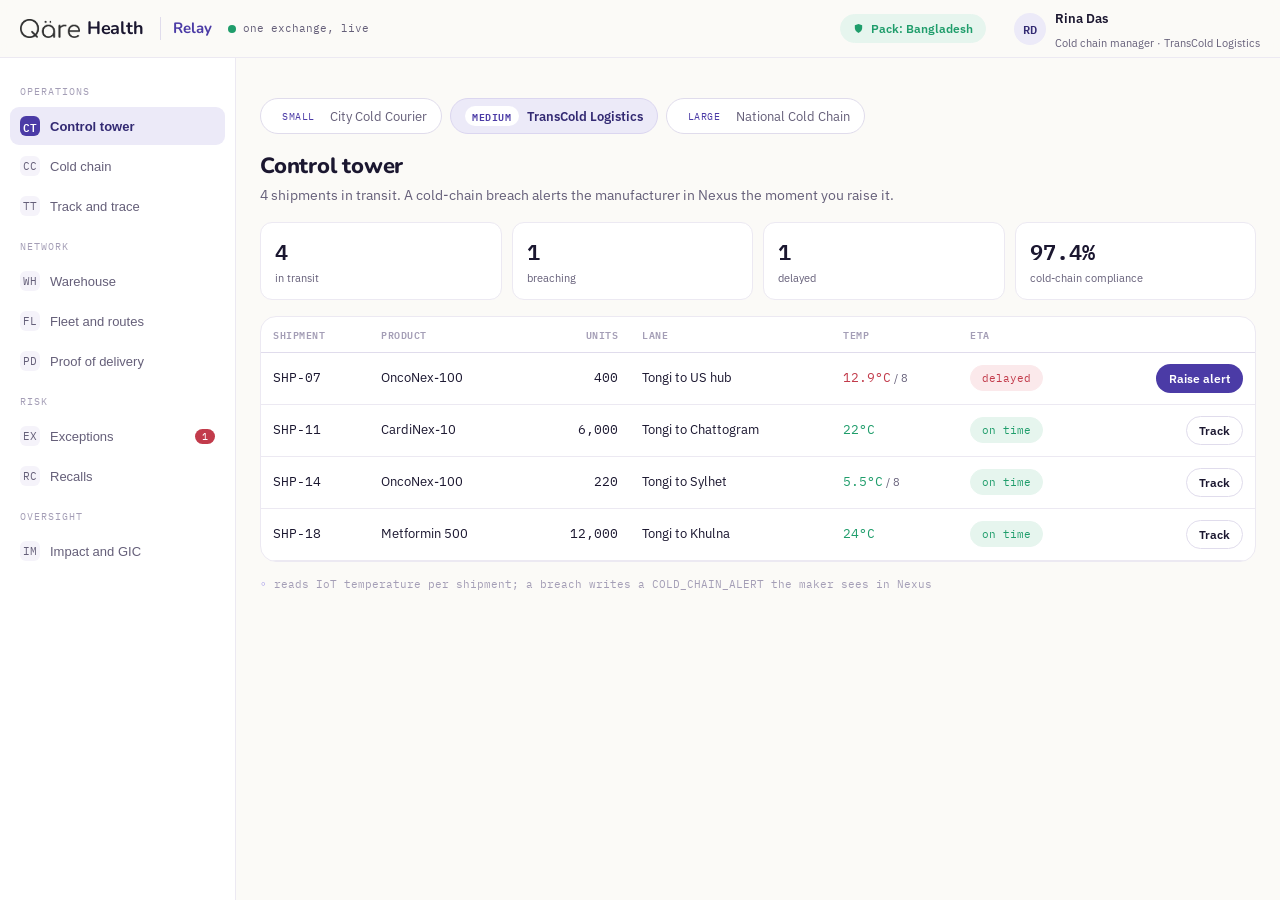
<file: products/relay/index.html>
<!doctype html>
<html lang="en">
<head>
<meta charset="utf-8" />
<link rel="icon" href="data:," />
<meta name="viewport" content="width=device-width, initial-scale=1" />
<title>Qäre Relay</title>
<link rel="preconnect" href="https://fonts.googleapis.com" />
<link rel="preconnect" href="https://fonts.gstatic.com" crossorigin />
<link href="https://fonts.googleapis.com/css2?family=Nunito:wght@600;700;800&family=IBM+Plex+Sans:wght@400;500;600;700&family=IBM+Plex+Mono:wght@400;500&display=swap" rel="stylesheet" />
<link rel="stylesheet" href="../../assets/tokens.css" />
<link rel="stylesheet" href="../../assets/qare.css" />
</head>
<body>
<div id="root"></div>
<script src="../../assets/exchange.js"></script>
<script src="../../assets/spine.js"></script>
<script src="../../assets/app.js"></script>
<script>
(function () {
  var X = window.QareExchange, UI = window.QareUI, esc = UI.esc, money = UI.money;
  UI.init('relay');
  var orgs = X.orgsFor('relay');
  var cur = X.org('ORG-RELAY-MID');
  var mod = 'tower';

  function scale() { return cur.sizeClass === 'LARGE' ? 6 : cur.sizeClass === 'MEDIUM' ? 1 : 0.3; }

  var SHIPMENTS = [
    { id: 'SHP-07', product: 'OncoNex-100', units: 400, lane: 'Tongi to US hub', temp: 12.9, cap: 8, cold: true, eta: 'delayed', trace: [4, 5, 6, 7, 9, 11, 13, 12, 10] },
    { id: 'SHP-11', product: 'CardiNex-10', units: 6000, lane: 'Tongi to Chattogram', temp: 22, cap: 30, cold: false, eta: 'on time', trace: [21, 22, 23, 22, 22, 23, 22] },
    { id: 'SHP-14', product: 'OncoNex-100', units: 220, lane: 'Tongi to Sylhet', temp: 5.5, cap: 8, cold: true, eta: 'on time', trace: [5, 5, 6, 5, 5, 6, 5] },
    { id: 'SHP-18', product: 'Metformin 500', units: 12000, lane: 'Tongi to Khulna', temp: 24, cap: 30, cold: false, eta: 'on time', trace: [23, 24, 24, 23, 24] }
  ];
  var WAREHOUSE = [
    { node: 'Tongi central', cap: '12,000 pallets', used: 71, cold: '98% uptime' },
    { node: 'Chattogram DC', cap: '4,000 pallets', used: 55, cold: '99% uptime' },
    { node: 'Sylhet depot', cap: '900 pallets', used: 82, cold: '95% uptime' }
  ];
  var FLEET = [
    { v: 'Reefer TRK-11', route: 'Tongi to Chattogram', status: 'En route', temp: '22°C' },
    { v: 'Reefer TRK-04', route: 'Tongi to Sylhet', status: 'En route', temp: '5.5°C' },
    { v: 'Van VAN-22', route: 'Dhaka metro drops', status: 'Delivering', temp: 'ambient' },
    { v: 'Reefer TRK-07', route: 'Airport to US hub', status: 'Breach hold', temp: '12.9°C' }
  ];

  var MODS = [
    { key: 'tower', label: 'Control tower', ic: 'CT', group: 'Operations' },
    { key: 'coldchain', label: 'Cold chain', ic: 'CC', group: 'Operations' },
    { key: 'trace', label: 'Track and trace', ic: 'TT', group: 'Operations' },
    { key: 'warehouse', label: 'Warehouse', ic: 'WH', group: 'Network' },
    { key: 'fleet', label: 'Fleet and routes', ic: 'FL', group: 'Network' },
    { key: 'pod', label: 'Proof of delivery', ic: 'PD', group: 'Network' },
    { key: 'exceptions', label: 'Exceptions', ic: 'EX', group: 'Risk' },
    { key: 'recalls', label: 'Recalls', ic: 'RC', group: 'Risk' },
    { key: 'impact', label: 'Impact and GIC', ic: 'IM', group: 'Oversight' }
  ];

  function head(t, d) { return '<div class="sec-head"><div><div class="t">' + esc(t) + '</div><div class="d">' + esc(d) + '</div></div></div>'; }
  function kpis(arr) { return '<div class="figs" style="margin-bottom:16px">' + arr.map(function (a) { return '<div class="fig"><div class="fv">' + esc(a[0]) + '</div><div class="fk">' + esc(a[1]) + '</div></div>'; }).join('') + '</div>'; }
  function prov(t) { return '<p class="provenance">' + esc(t) + '</p>'; }
  function breaches() { return SHIPMENTS.filter(function (s) { return s.cold && s.temp > s.cap; }); }
  function raised(id) { return X.coldChainAlerts().some(function (a) { return a.shipment === id; }); }
  function spark(trace, cap) { return '<div class="spark">' + trace.map(function (v) { var h = Math.min(100, v / (cap * 1.6) * 100); return '<i class="' + (v > cap ? 'hot' : '') + '" style="height:' + h + '%"></i>'; }).join('') + '</div>'; }

  function moduleBody() {
    var br = breaches();
    if (mod === 'tower') {
      return head('Control tower', SHIPMENTS.length + ' shipments in transit. A cold-chain breach alerts the manufacturer in Nexus the moment you raise it.') +
        kpis([[SHIPMENTS.length, 'in transit'], [br.length, 'breaching'], [SHIPMENTS.filter(function (s) { return s.eta === 'delayed'; }).length, 'delayed'], ['97.4%', 'cold-chain compliance']]) +
        '<div class="qt-wrap"><table class="qt"><thead><tr><th>Shipment</th><th>Product</th><th class="num">Units</th><th>Lane</th><th>Temp</th><th>ETA</th><th></th></tr></thead><tbody>' +
        SHIPMENTS.map(function (s) {
          var breach = s.cold && s.temp > s.cap;
          return '<tr><td class="mono">' + esc(s.id) + '</td><td class="nm">' + esc(s.product) + '</td><td class="num">' + s.units.toLocaleString() + '</td><td>' + esc(s.lane) + '</td>' +
            '<td><span class="mono" style="color:' + (breach ? 'var(--inconsistent)' : 'var(--verified)') + '">' + s.temp + '°C</span>' + (s.cold ? ' <span class="sub2">/ ' + s.cap + '</span>' : '') + '</td>' +
            '<td>' + (s.eta === 'delayed' ? '<span class="chip inconsistent">delayed</span>' : '<span class="chip verified">on time</span>') + '</td>' +
            '<td style="text-align:right">' + (breach ? (raised(s.id) ? '<span class="chip inconsistent">alerted</span>' : '<button class="btn btn-primary btn-sm" data-alert="' + esc(s.id) + '">Raise alert</button>') : '<button class="btn btn-ghost btn-sm">Track</button>') + '</td></tr>';
        }).join('') + '</tbody></table></div>' + prov('reads IoT temperature per shipment; a breach writes a COLD_CHAIN_ALERT the maker sees in Nexus');
    }
    if (mod === 'coldchain') {
      return head('Cold chain', 'Temperature trace per cold shipment against its cap. SHP-07 broke the cap on the airport leg.') +
        SHIPMENTS.filter(function (s) { return s.cold; }).map(function (s) {
          var breach = s.temp > s.cap;
          return '<div class="card shadow" style="margin-bottom:12px"><div style="display:flex;justify-content:space-between;align-items:center;margin-bottom:8px"><div><strong>' + esc(s.id) + ' &middot; ' + esc(s.product) + '</strong><div class="sub2">' + esc(s.lane) + ' &middot; cap ' + s.cap + '°C</div></div>' + (breach ? '<span class="chip inconsistent">excursion</span>' : '<span class="chip verified">in range</span>') + '</div>' + spark(s.trace, s.cap) + '</div>';
        }).join('') + prov('an excursion holds the lot; release needs a QP sign-off in Nexus');
    }
    if (mod === 'trace') {
      return head('Track and trace', 'GS1 serialisation from plant to shelf. Every pack scans at each handoff, so a counterfeit cannot enter the chain.') +
        '<div class="qt-wrap"><table class="qt"><thead><tr><th>Serial (SGTIN)</th><th>Product</th><th>Last scan</th><th>Location</th><th>Status</th></tr></thead><tbody>' +
        [['(01)0847...(21)1049', 'OncoNex-100', '08:40', 'Airport export', 'In custody'], ['(01)0847...(21)1050', 'OncoNex-100', '08:41', 'Airport export', 'In custody'], ['(01)0312...(21)7781', 'CardiNex-10', '07:10', 'Chattogram DC', 'Received'], ['(01)0312...(21)7782', 'CardiNex-10', '07:10', 'Chattogram DC', 'Received']].map(function (r) {
          return '<tr><td class="mono">' + esc(r[0]) + '</td><td class="nm">' + esc(r[1]) + '</td><td class="mono">' + esc(r[2]) + '</td><td>' + esc(r[3]) + '</td><td><span class="chip verified">' + esc(r[4]) + '</span></td></tr>';
        }).join('') + '</tbody></table></div>' + prov('the same serial a pharmacist scans in Cura reconciles against this chain');
    }
    if (mod === 'warehouse') {
      return head('Warehouse', 'Network nodes with utilisation and cold-room uptime.') +
        kpis([['3', 'nodes'], ['69%', 'mean utilisation'], ['97%', 'cold uptime'], [money(Math.round(2400000 * scale())), 'inventory value']]) +
        '<div class="cards3">' + WAREHOUSE.map(function (w) {
          return '<div class="card shadow"><strong>' + esc(w.node) + '</strong><div class="sub2" style="margin:4px 0 10px">' + esc(w.cap) + '</div>' +
            '<div style="display:flex;justify-content:space-between;font-size:12px;margin-bottom:5px"><span>utilisation</span><span class="mono">' + w.used + '%</span></div><div class="meter"><div class="fill ' + (w.used > 80 ? 'warn' : '') + '" style="width:' + w.used + '%"></div></div>' +
            '<div class="sub2" style="margin-top:10px">cold room ' + esc(w.cold) + '</div></div>';
        }).join('') + '</div>' + prov('a hospital requisition in Apex can draw from the nearest node');
    }
    if (mod === 'fleet') {
      return head('Fleet and routes', 'Vehicles live, with route and current temperature. One reefer is on a breach hold.') +
        '<div class="qt-wrap"><table class="qt"><thead><tr><th>Vehicle</th><th>Route</th><th>Temp</th><th>Status</th></tr></thead><tbody>' +
        FLEET.map(function (f) { var c = f.status === 'Breach hold' ? 'inconsistent' : f.status === 'Delivering' ? 'claimed' : 'verified'; return '<tr><td class="nm mono">' + esc(f.v) + '</td><td>' + esc(f.route) + '</td><td class="mono">' + esc(f.temp) + '</td><td><span class="chip ' + c + '">' + esc(f.status) + '</span></td></tr>'; }).join('') +
        '</tbody></table></div>' + prov('route and temperature are logged continuously to the shipment record');
    }
    if (mod === 'pod') {
      return head('Proof of delivery', 'Deliveries reconciled against the order, pack by pack. A short delivery is flagged, not silently accepted.') +
        '<div class="qt-wrap"><table class="qt"><thead><tr><th>Delivery</th><th>Destination</th><th class="num">Ordered</th><th class="num">Received</th><th>Reconciliation</th></tr></thead><tbody>' +
        [['POD-3301', 'Shapla District Hospital', 500, 500, 'Matched'], ['POD-3302', 'Shetu Community Pharmacy', 120, 118, 'Short 2'], ['POD-3303', 'Probaho Diagnostics', 40, 40, 'Matched']].map(function (r) {
          return '<tr><td class="mono">' + esc(r[0]) + '</td><td>' + esc(r[1]) + '</td><td class="num">' + r[2] + '</td><td class="num">' + r[3] + '</td><td>' + (r[4] === 'Matched' ? '<span class="chip verified">matched</span>' : '<span class="chip inconsistent">' + esc(r[4]) + '</span>') + '</td></tr>';
        }).join('') + '</tbody></table></div>' + prov('a mismatch stays Inconsistent until a record resolves it, never cleared by assertion');
    }
    if (mod === 'exceptions') {
      var alerts = X.coldChainAlerts();
      return head('Exceptions', 'Open exceptions across the network. Cold-chain breaches raised to a manufacturer appear here with their status.') +
        (br.length || alerts.length ?
          '<div class="qt-wrap"><table class="qt"><thead><tr><th>Shipment</th><th>Type</th><th>Detail</th><th>Status</th></tr></thead><tbody>' +
          br.map(function (s) { var r = raised(s.id); return '<tr><td class="mono">' + esc(s.id) + '</td><td>Cold-chain excursion</td><td>' + esc(s.product) + ' peaked ' + s.temp + '°C, cap ' + s.cap + '</td><td>' + (r ? '<span class="chip inconsistent">alerted to maker</span>' : '<span class="chip claimed">unraised</span>') + '</td></tr>'; }).join('') +
          '<tr><td class="mono">POD-3302</td><td>Short delivery</td><td>Shetu pharmacy, 2 units short</td><td><span class="chip claimed">investigating</span></td></tr>' +
          '</tbody></table></div>' : '<div class="card"><div class="sub">No open exceptions.</div></div>') +
        prov('raising a breach from the control tower posts it to Nexus and logs it here');
    }
    if (mod === 'recalls') {
      return head('Recalls', 'Active and historic recalls, traced to the exact packs and their current custody.') +
        '<div class="qt-wrap"><table class="qt"><thead><tr><th>Recall</th><th>Product</th><th>Batch</th><th class="num">Units</th><th class="num">Recovered</th><th>Status</th></tr></thead><tbody>' +
        [['BN-2026-003', 'OncoNex-100', 'BATCH-ONCO-0097', 1000, 847, 'Active'], ['BN-2025-044', 'CardiNex-10', 'BATCH-CARD-0210', 500, 500, 'Closed']].map(function (r) {
          return '<tr><td class="mono">' + esc(r[0]) + '</td><td class="nm">' + esc(r[1]) + '</td><td class="mono">' + esc(r[2]) + '</td><td class="num">' + r[3] + '</td><td class="num">' + r[4] + '</td><td>' + (r[5] === 'Active' ? '<span class="chip inconsistent">active</span>' : '<span class="chip verified">closed</span>') + '</td></tr>';
        }).join('') + '</tbody></table></div>' + prov('serialisation makes a recall exact: only the affected packs, and where each one is now');
    }
    if (mod === 'impact') {
      return head('Impact and GIC', 'What this logistics operation contributes to the EESG Health Impact framework, and its verified publication to the Commons.') +
        UI.impactPanel(cur, { measures: [
          { front: 'Supply integrity and pharmacovigilance', measure: 'Cold-chain compliance', value: '97.4%', status: 'Claimed' },
          { front: 'Environment', measure: 'Route emissions vs target', value: '-4%', status: 'Claimed' },
          { front: 'Access and coverage', measure: 'On-time last-mile delivery', value: '94%', status: 'Claimed' }
        ] });
    }
    return '';
  }

  function render() {
    var who = cur.personas[0];
    var br = breaches().filter(function (s) { return !raised(s.id); }).length;
    var mods = MODS.map(function (m) { return m.key === 'exceptions' ? Object.assign({}, m, { badge: br || null }) : m; });
    document.getElementById('root').innerHTML =
      UI.topbar({ appName: 'Relay', personaName: who.name, personaRole: who.role + ' · ' + cur.name }) +
      '<div class="os">' + UI.osNav(mods, mod) +
        '<main class="os-main">' + UI.tenantBar(orgs, cur.id) + '<div style="margin-top:16px">' + moduleBody() + '</div></main>' +
      '</div>';
  }

  document.addEventListener('click', function (e) {
    var t = e.target.getAttribute('data-tenant'); if (t) { cur = X.org(t); render(); return; }
    var m = e.target.closest('[data-mod]'); if (m) { mod = m.getAttribute('data-mod'); render(); return; }
    var sid = e.target.getAttribute('data-alert');
    if (sid) {
      var s = SHIPMENTS.filter(function (x) { return x.id === sid; })[0];
      X.append('COLD_CHAIN_ALERT', { shipment: sid, product: s.product, units: s.units, temp: s.temp, cap: s.cap, lane: s.lane, byOrgId: cur.id, maker: 'ORG-NEXAGEN' }, { app: 'relay', persona: cur.personas[0].id });
      UI.toast('Alert raised', s.product + ' ' + sid + ' flagged to the manufacturer.');
      return;
    }
    if (e.target.matches('[data-gic-publish]')) {
      X.append('GIC_PUBLISHED', { orgId: cur.id, orgName: cur.name, outcome: 'Cold-chain integrity, Q current', measures: UI.verifiedMeasures(), status: 'Verified' }, { app: 'relay', persona: cur.personas[0].id });
      UI.toast('Published to GIC', cur.name + ' posted a verified record to the Commons.');
    }
  });

  X.subscribe(render);
  render();
})();
</script>
</body>
</html>
</file>
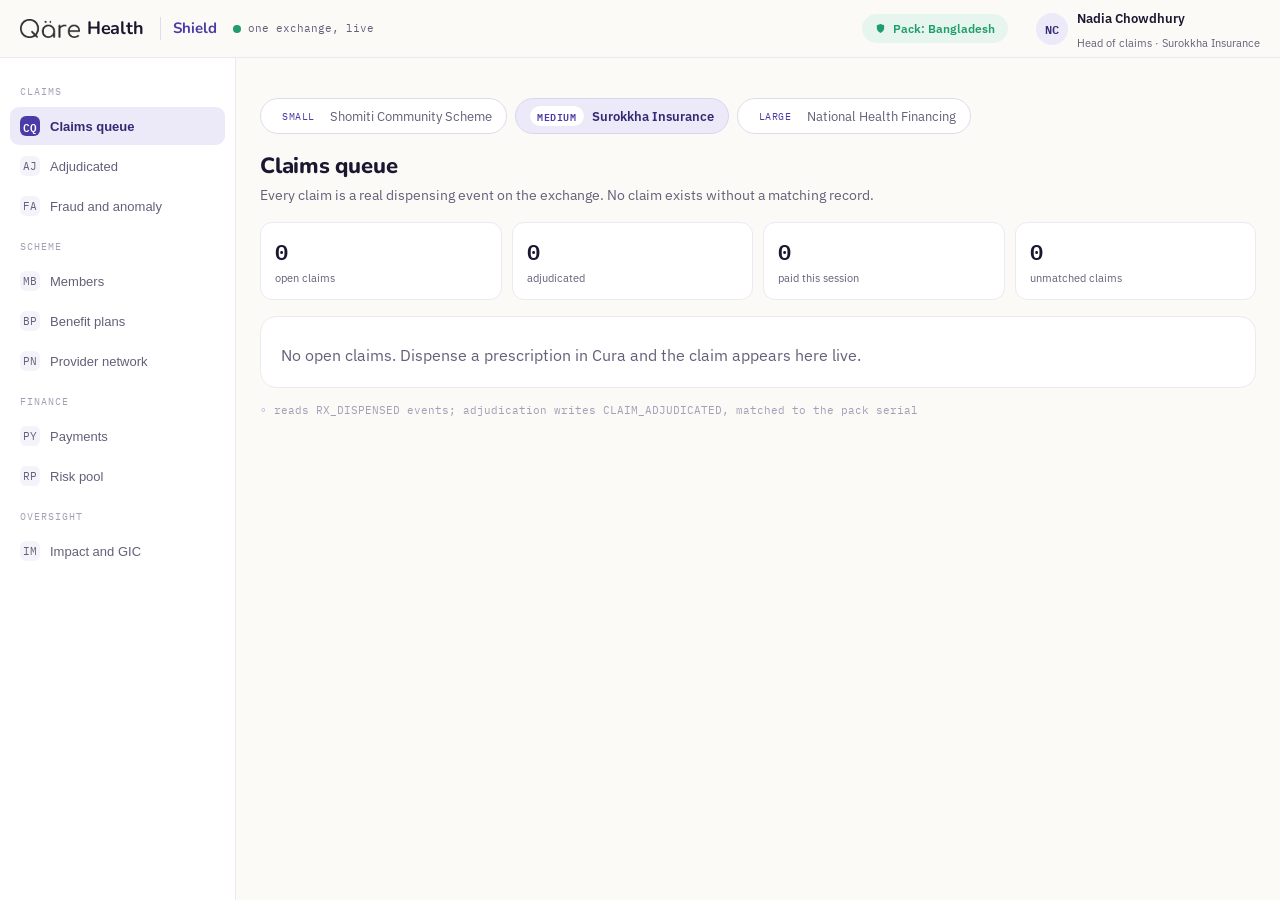
<file: products/shield/index.html>
<!doctype html>
<html lang="en">
<head>
<meta charset="utf-8" />
<link rel="icon" href="data:," />
<meta name="viewport" content="width=device-width, initial-scale=1" />
<title>Qäre Shield</title>
<link rel="preconnect" href="https://fonts.googleapis.com" />
<link rel="preconnect" href="https://fonts.gstatic.com" crossorigin />
<link href="https://fonts.googleapis.com/css2?family=Nunito:wght@600;700;800&family=IBM+Plex+Sans:wght@400;500;600;700&family=IBM+Plex+Mono:wght@400;500&display=swap" rel="stylesheet" />
<link rel="stylesheet" href="../../assets/tokens.css" />
<link rel="stylesheet" href="../../assets/qare.css" />
</head>
<body>
<div id="root"></div>
<script src="../../assets/exchange.js"></script>
<script src="../../assets/spine.js"></script>
<script src="../../assets/care.js"></script>
<script src="../../assets/app.js"></script>
<script>
(function () {
  var X = window.QareExchange, UI = window.QareUI, esc = UI.esc, money = UI.money;
  UI.init('shield');
  var orgs = X.orgsFor('shield');
  var cur = X.org('ORG-SHIELD-MID');
  var mod = 'claims';
  var seen = {};

  function scale() { return cur.sizeClass === 'LARGE' ? 20 : cur.sizeClass === 'MEDIUM' ? 1 : 0.2; }

  var PLANS = [
    { name: 'Essential', members: 240000, premium: 'subsidised', cover: 'Primary care, generics, maternal' },
    { name: 'Standard', members: 86000, premium: '420 BDT/mo', cover: 'Adds secondary care, labs' },
    { name: 'Comprehensive', members: 22000, premium: '1,150 BDT/mo', cover: 'Adds tertiary, oncology' }
  ];
  var NETWORK = [
    { prov: 'Shapla District Hospital', type: 'Hospital', claims: 1240, status: 'In network' },
    { prov: 'Probaho Diagnostics', type: 'Lab', claims: 820, status: 'In network' },
    { prov: 'Shetu Community Pharmacy', type: 'Pharmacy', claims: 2110, status: 'In network' },
    { prov: 'Metro Polyclinic Network', type: 'Clinic', claims: 640, status: 'Review' }
  ];
  var FRAUD = [
    { flag: 'Duplicate claim', detail: 'Same pack serial billed twice, SHP pharmacy', sev: 'High' },
    { flag: 'Upcoding', detail: 'Consult billed as procedure, 3 instances', sev: 'Medium' }
  ];

  var MODS = [
    { key: 'claims', label: 'Claims queue', ic: 'CQ', group: 'Claims' },
    { key: 'adjudicated', label: 'Adjudicated', ic: 'AJ', group: 'Claims' },
    { key: 'fraud', label: 'Fraud and anomaly', ic: 'FA', group: 'Claims' },
    { key: 'members', label: 'Members', ic: 'MB', group: 'Scheme' },
    { key: 'plans', label: 'Benefit plans', ic: 'BP', group: 'Scheme' },
    { key: 'network', label: 'Provider network', ic: 'PN', group: 'Scheme' },
    { key: 'payments', label: 'Payments', ic: 'PY', group: 'Finance' },
    { key: 'riskpool', label: 'Risk pool', ic: 'RP', group: 'Finance' },
    { key: 'impact', label: 'Impact and GIC', ic: 'IM', group: 'Oversight' }
  ];

  function head(t, d) { return '<div class="sec-head"><div><div class="t">' + esc(t) + '</div><div class="d">' + esc(d) + '</div></div></div>'; }
  function kpis(arr) { return '<div class="figs" style="margin-bottom:16px">' + arr.map(function (a) { return '<div class="fig"><div class="fv">' + esc(a[0]) + '</div><div class="fk">' + esc(a[1]) + '</div></div>'; }).join('') + '</div>'; }
  function prov(t) { return '<p class="provenance">' + esc(t) + '</p>'; }

  function moduleBody() {
    var open = X.dispenses().filter(function (d) { return !X.isClaimed(d.rxId); });
    var done = X.claims();
    var paid = done.reduce(function (a, c) { return a + (c.amount || 0); }, 0);
    if (mod === 'claims') {
      return head('Claims queue', 'Every claim is a real dispensing event on the exchange. No claim exists without a matching record.') +
        kpis([[open.length, 'open claims'], [done.length, 'adjudicated'], [money(paid), 'paid this session'], ['0', 'unmatched claims']]) +
        (open.length ? '<div class="qt-wrap"><table class="qt"><thead><tr><th>Member</th><th>Item</th><th>Pack serial</th><th class="num">Claim</th><th class="num">Copay</th><th></th></tr></thead><tbody>' +
          open.slice().reverse().map(function (d) {
            var drug = X.drug(d.drug); var amt = drug ? drug.unitPrice * d.qty : 0; var copay = Math.round(amt * 0.2);
            var fresh = !seen[d.rxId]; seen[d.rxId] = true;
            return '<tr' + (fresh ? ' style="background:var(--iris-tint)"' : '') + '><td class="nm">' + esc(d.patientName || 'member') + '</td><td>' + esc(d.drugName) + ' x' + d.qty + '</td><td class="mono sub2">' + esc(d.packSerial || d.rxId) + '</td><td class="num">' + money(amt) + '</td><td class="num">' + money(copay) + '</td><td style="text-align:right"><button class="btn btn-primary btn-sm" data-adj="' + esc(d.rxId) + '">Adjudicate</button></td></tr>';
          }).join('') + '</tbody></table></div>' : '<div class="card"><div class="sub">No open claims. Dispense a prescription in Cura and the claim appears here live.</div></div>') +
        prov('reads RX_DISPENSED events; adjudication writes CLAIM_ADJUDICATED, matched to the pack serial');
    }
    if (mod === 'adjudicated') {
      return head('Adjudicated', 'Claims settled this session, each tied to the record that justifies it.') +
        (done.length ? '<div class="qt-wrap"><table class="qt"><thead><tr><th>Claim</th><th>Item</th><th class="num">Paid</th><th class="num">Copay</th><th>Basis</th></tr></thead><tbody>' +
          done.slice().reverse().map(function (c) { return '<tr><td class="mono">' + esc(c.rxId) + '</td><td class="nm">' + esc(c.drugName) + '</td><td class="num">' + money(c.amount) + '</td><td class="num">' + money(c.copay) + '</td><td>' + UI.statusChip('Verified') + '</td></tr>'; }).join('') +
          '</tbody></table></div>' : '<div class="card"><div class="sub">Nothing adjudicated yet.</div></div>') +
        prov('every settled claim traces to a dispensing event, so audit is one lookup');
    }
    if (mod === 'fraud') {
      return head('Fraud and anomaly', 'Patterns the exchange makes visible: a claim without a record, a serial billed twice, a code that does not fit the encounter.') +
        kpis([[FRAUD.length, 'open flags'], ['0', 'claims without a record'], ['1.2%', 'flagged rate'], [money(Math.round(34000 * scale())), 'recovered, quarter']]) +
        '<div class="qt-wrap"><table class="qt"><thead><tr><th>Flag</th><th>Detail</th><th>Severity</th><th></th></tr></thead><tbody>' +
        FRAUD.map(function (f) { return '<tr><td class="nm">' + esc(f.flag) + '</td><td>' + esc(f.detail) + '</td><td>' + (f.sev === 'High' ? '<span class="chip inconsistent">High</span>' : '<span class="chip claimed">Medium</span>') + '</td><td style="text-align:right"><button class="btn btn-ghost btn-sm">Investigate</button></td></tr>'; }).join('') +
        '</tbody></table></div>' + prov('a claim that cannot be matched to a dispensing or admission event never pays');
    }
    if (mod === 'members') {
      var n = Math.round(348000 * scale());
      return head('Members', 'Enrolled lives, their plan and their coverage status.') +
        kpis([[n.toLocaleString(), 'members'], ['94%', 'coverage active'], [Math.round(n * 0.03).toLocaleString(), 'renewals due'], ['31%', 'female head of household']]) +
        '<div class="qt-wrap"><table class="qt"><thead><tr><th>Member</th><th>Plan</th><th>Status</th><th>Renews</th></tr></thead><tbody>' +
        [['Amara Okonkwo', 'Standard', 'Active', '14 Jan'], ['M. Rahman', 'Essential', 'Active', '02 Dec'], ['S. Begum', 'Comprehensive', 'Active', '20 Mar'], ['K. Das', 'Essential', 'Lapsed', 'overdue']].map(function (r) {
          return '<tr><td class="nm">' + esc(r[0]) + '</td><td>' + esc(r[1]) + '</td><td>' + (r[2] === 'Lapsed' ? '<span class="chip inconsistent">lapsed</span>' : '<span class="chip verified">active</span>') + '</td><td class="mono">' + esc(r[3]) + '</td></tr>';
        }).join('') + '</tbody></table></div>' + prov('enrollment and claims read the same member record, so eligibility is never stale');
    }
    if (mod === 'plans') {
      return head('Benefit plans', 'The scheme\'s plans, their membership and what each covers.') +
        '<div class="cards3">' + PLANS.map(function (p) {
          return '<div class="card shadow"><div style="font-family:var(--font-brand);font-weight:700;font-size:16px">' + esc(p.name) + '</div><div class="mono" style="font-size:12px;color:var(--mid);margin:4px 0 10px">' + esc(p.premium) + '</div>' +
            '<div style="font-family:var(--font-mono);font-size:20px;font-weight:600">' + p.members.toLocaleString() + '</div><div class="sub2">members</div>' +
            '<div class="sub" style="font-size:12.5px;margin-top:10px">' + esc(p.cover) + '</div></div>';
        }).join('') + '</div>' + prov('benefits adjudicate automatically against the member plan and the record');
    }
    if (mod === 'network') {
      return head('Provider network', 'Contracted providers, their claim volume and standing.') +
        '<div class="qt-wrap"><table class="qt"><thead><tr><th>Provider</th><th>Type</th><th class="num">Claims, quarter</th><th>Status</th></tr></thead><tbody>' +
        NETWORK.map(function (p) { return '<tr><td class="nm">' + esc(p.prov) + '</td><td>' + esc(p.type) + '</td><td class="num">' + p.claims.toLocaleString() + '</td><td>' + (p.status === 'Review' ? '<span class="chip claimed">review</span>' : '<span class="chip verified">in network</span>') + '</td></tr>'; }).join('') +
        '</tbody></table></div>' + prov('a provider\'s claims reconcile against their own dispensing and admission records');
    }
    if (mod === 'payments') {
      return head('Payments', 'Settlement to providers. The payer never touches the record; it pays against what the exchange verifies.') +
        kpis([[money(Math.round(1240000 * scale())), 'settled, month'], [money(paid), 'this session'], ['4.2d', 'mean settlement'], ['99.1%', 'clean first-pass']]) +
        '<div class="card shadow"><div class="sub" style="font-size:13px">Because every claim is matched to a dispensing or admission event before it pays, first-pass settlement is high and disputes are rare. Payment runs reconcile through the same mobile-money adapter Core operates.</div></div>' +
        prov('settlement follows verification; an unverified claim is never paid');
    }
    if (mod === 'riskpool') {
      return head('Risk pool', 'The scheme\'s financial health: contributions in, claims out, reserve.') +
        kpis([[money(Math.round(2100000 * scale())), 'contributions, month'], [money(Math.round(1680000 * scale())), 'claims, month'], ['80%', 'loss ratio'], [money(Math.round(5400000 * scale())), 'reserve']]) +
        '<div class="card shadow"><div class="sub" style="font-size:13px">Loss ratio at 80% is healthy for a subsidised scheme. The affordability front of the impact framework reads directly from this: lower out-of-pocket means the pool is doing its job. Verified claims data makes the actuarial basis real rather than estimated.</div></div>' +
        prov('a verified claims history is what lets a payer price risk in a market with thin data');
    }
    if (mod === 'impact') {
      return head('Impact and GIC', 'The payer\'s contribution to the framework and its verified publication to the Commons.') +
        UI.impactPanel(cur, { measures: [
          { front: 'Affordability and financial protection', measure: 'Claims adjudicated on record', value: String(X.claims().length), status: X.claims().length ? 'Verified' : 'Unmeasured' },
          { front: 'Affordability and financial protection', measure: 'Out-of-pocket reduced', value: '22%', status: 'Claimed' },
          { front: 'Governance', measure: 'Fraud flags cleared', value: '0 open', status: 'Claimed' }
        ] });
    }
    return '';
  }

  function render() {
    var who = cur.personas[0];
    var open = X.dispenses().filter(function (d) { return !X.isClaimed(d.rxId); }).length;
    var mods = MODS.map(function (m) { return m.key === 'claims' ? Object.assign({}, m, { badge: open || null, calm: true }) : m; });
    document.getElementById('root').innerHTML =
      UI.topbar({ appName: 'Shield', personaName: who.name, personaRole: who.role + ' · ' + cur.name }) +
      '<div class="os">' + UI.osNav(mods, mod) +
        '<main class="os-main">' + UI.tenantBar(orgs, cur.id) + '<div style="margin-top:16px">' + moduleBody() + '</div></main>' +
      '</div>';
  }

  document.addEventListener('click', function (e) {
    var t = e.target.getAttribute('data-tenant'); if (t) { cur = X.org(t); render(); return; }
    var m = e.target.closest('[data-mod]'); if (m) { mod = m.getAttribute('data-mod'); render(); return; }
    var rx = e.target.getAttribute('data-adj');
    if (rx) {
      var d = X.dispenses().filter(function (x) { return x.rxId === rx; })[0];
      var drug = X.drug(d.drug); var amt = drug ? drug.unitPrice * d.qty : 0;
      X.append('CLAIM_ADJUDICATED', { rxId: rx, drugName: d.drugName, amount: amt - Math.round(amt * 0.2), copay: Math.round(amt * 0.2), orgId: cur.id }, { app: 'shield', persona: cur.personas[0].id });
      UI.toast('Adjudicated', d.drugName + ' claim approved against pack ' + (d.packSerial || rx) + '.');
      return;
    }
    if (e.target.matches('[data-gic-publish]')) {
      X.append('GIC_PUBLISHED', { orgId: cur.id, orgName: cur.name, outcome: 'Financial protection, Q current', measures: UI.verifiedMeasures(), status: 'Verified' }, { app: 'shield', persona: cur.personas[0].id });
      UI.toast('Published to GIC', cur.name + ' posted a verified record to the Commons.');
    }
  });

  X.subscribe(render);
  UI.watchToasts(function (ev) {
    if (ev.type === 'RX_DISPENSED') return { k: 'Cura', msg: 'New claim to adjudicate: ' + esc(ev.payload.drugName) + '.' };
    return null;
  });
  render();
})();
</script>
</body>
</html>
</file>
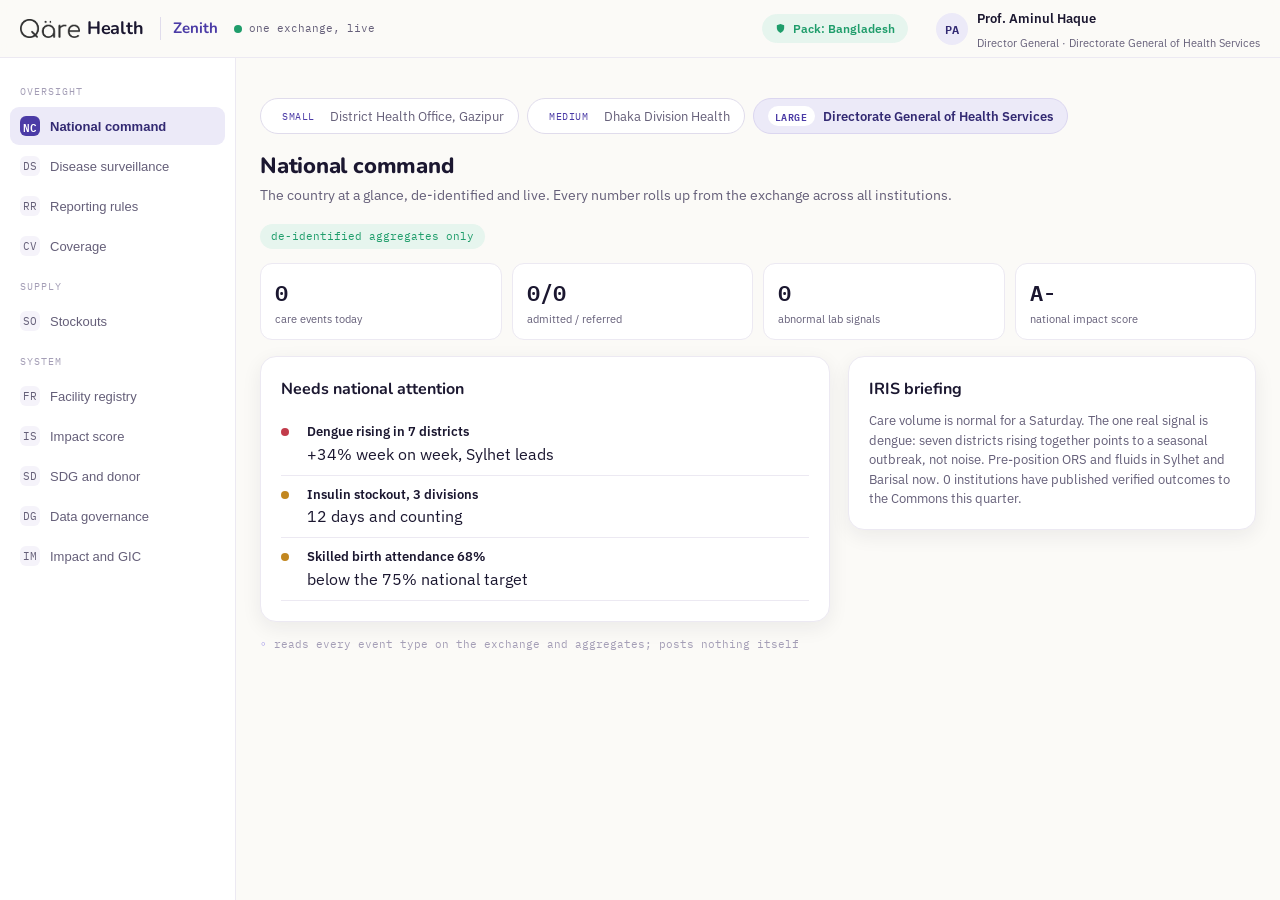
<file: products/zenith/index.html>
<!doctype html>
<html lang="en">
<head>
<meta charset="utf-8" />
<link rel="icon" href="data:," />
<meta name="viewport" content="width=device-width, initial-scale=1" />
<title>Qäre Zenith</title>
<link rel="preconnect" href="https://fonts.googleapis.com" />
<link rel="preconnect" href="https://fonts.gstatic.com" crossorigin />
<link href="https://fonts.googleapis.com/css2?family=Nunito:wght@600;700;800&family=IBM+Plex+Sans:wght@400;500;600;700&family=IBM+Plex+Mono:wght@400;500&display=swap" rel="stylesheet" />
<link rel="stylesheet" href="../../assets/tokens.css" />
<link rel="stylesheet" href="../../assets/qare.css" />
<style>
  .bars { display: flex; flex-direction: column; gap: 10px; }
  .barrow { display: flex; align-items: center; gap: 10px; }
  .barrow .lab { flex: 0 0 120px; font-size: 13px; }
  .barrow .track { flex: 1; height: 10px; background: var(--surface-alt); border-radius: 999px; overflow: hidden; }
  .barrow .fill { height: 100%; border-radius: 999px; background: var(--iris); }
  .barrow .val { flex: 0 0 56px; text-align: right; font-family: var(--font-mono); font-size: 12px; }
  .deid { font-family: var(--font-mono); font-size: 11px; color: var(--verified); background: var(--verified-tint); border-radius: 999px; padding: 4px 11px; display: inline-flex; gap: 7px; }
</style>
</head>
<body>
<div id="root"></div>
<script src="../../assets/exchange.js"></script>
<script src="../../assets/spine.js"></script>
<script src="../../assets/care.js"></script>
<script src="../../assets/app.js"></script>
<script>
(function () {
  var X = window.QareExchange, UI = window.QareUI, esc = UI.esc, C = X.care;
  UI.init('zenith');
  var orgs = X.orgsFor('zenith');
  var cur = X.org('ORG-MOH-LRG');
  var mod = 'command';

  var DISEASES = [
    { name: 'Dengue', trend: 'rising', districts: 7, cases: 1840, change: '+34%' },
    { name: 'Diarrhoeal disease', trend: 'stable', districts: 12, cases: 2210, change: '+3%' },
    { name: 'Respiratory infection', trend: 'stable', districts: 18, cases: 4120, change: '-2%' },
    { name: 'Hypertension (new dx)', trend: 'rising', districts: 22, cases: 3650, change: '+11%' }
  ];
  var COVERAGE = [
    { prog: 'Immunisation (DPT3)', pct: 89 }, { prog: 'Antenatal (4+ visits)', pct: 74 },
    { prog: 'Skilled birth attendance', pct: 68 }, { prog: 'Essential medicines', pct: 82 }
  ];
  var STOCKOUTS = [
    { item: 'Insulin', districts: 'Sylhet, Barisal, Rangpur', days: 12 },
    { item: 'ORS', districts: 'Rangpur', days: 4 },
    { item: 'BCG vaccine', districts: 'Khulna', days: 7 }
  ];
  var FACILITIES = [
    { tier: 'Community clinics', count: 14280, onExchange: 92 },
    { tier: 'Upazila complexes', count: 424, onExchange: 88 },
    { tier: 'District hospitals', count: 64, onExchange: 97 },
    { tier: 'Tertiary hospitals', count: 37, onExchange: 100 }
  ];

  var MODS = [
    { key: 'command', label: 'National command', ic: 'NC', group: 'Oversight' },
    { key: 'surveillance', label: 'Disease surveillance', ic: 'DS', group: 'Oversight' },
    { key: 'rules', label: 'Reporting rules', ic: 'RR', group: 'Oversight' },
    { key: 'coverage', label: 'Coverage', ic: 'CV', group: 'Oversight' },
    { key: 'stockouts', label: 'Stockouts', ic: 'SO', group: 'Supply' },
    { key: 'facilities', label: 'Facility registry', ic: 'FR', group: 'System' },
    { key: 'score', label: 'Impact score', ic: 'IS', group: 'System' },
    { key: 'reporting', label: 'SDG and donor', ic: 'SD', group: 'System' },
    { key: 'governance', label: 'Data governance', ic: 'DG', group: 'System' },
    { key: 'impact', label: 'Impact and GIC', ic: 'IM', group: 'System' }
  ];

  function head(t, d) { return '<div class="sec-head"><div><div class="t">' + esc(t) + '</div><div class="d">' + esc(d) + '</div></div></div>'; }
  function kpis(arr) { return '<div class="figs" style="margin-bottom:16px">' + arr.map(function (a) { return '<div class="fig"><div class="fv">' + esc(a[0]) + '</div><div class="fk">' + esc(a[1]) + '</div></div>'; }).join('') + '</div>'; }
  function prov(t) { return '<p class="provenance">' + esc(t) + '</p>'; }

  function moduleBody() {
    var rx = X.prescriptions().length, disp = X.dispenses().length;
    var refs = X.referrals().length, adm = X.admissions().length;
    var labs = X.labResults().length, abn = X.labResults().filter(function (l) { return l.flag; }).length;
    var pubs = X.gicPublications().length;
    if (mod === 'command') {
      return head('National command', 'The country at a glance, de-identified and live. Every number rolls up from the exchange across all institutions.') +
        '<div style="margin-bottom:14px"><span class="deid">de-identified aggregates only</span></div>' +
        kpis([[(rx + disp + labs + adm), 'care events today'], [adm + '/' + refs, 'admitted / referred'], [abn, 'abnormal lab signals'], ['A-', 'national impact score']]) +
        '<div class="split"><div>' +
        '<div class="card shadow"><div style="font-family:var(--font-brand);font-weight:700;margin-bottom:12px">Needs national attention</div>' +
        natRow('crit', 'Dengue rising in 7 districts', '+34% week on week, Sylhet leads') +
        natRow('warn', 'Insulin stockout, 3 divisions', '12 days and counting') +
        natRow('warn', 'Skilled birth attendance 68%', 'below the 75% national target') +
        '</div></div><div>' +
        '<div class="card shadow"><div style="font-family:var(--font-brand);font-weight:700;margin-bottom:10px">IRIS briefing</div><div class="sub" style="font-size:13px">Care volume is normal for a Saturday. The one real signal is dengue: seven districts rising together points to a seasonal outbreak, not noise. Pre-position ORS and fluids in Sylhet and Barisal now. ' + pubs + ' institutions have published verified outcomes to the Commons this quarter.</div></div>' +
        '</div></div>' + prov('reads every event type on the exchange and aggregates; posts nothing itself');
    }
    if (mod === 'surveillance') {
      var live = C.surveillance();
      return head('Disease surveillance', 'Syndromic signal by condition, built from de-identified encounters and lab results across the country.') +
        '<div class="card shadow" style="margin-bottom:14px"><div style="font-family:var(--font-brand);font-weight:700;margin-bottom:6px">Counted on this exchange now</div><div class="refnote" style="font-size:12px;color:var(--mid);margin-bottom:8px">Anonymous counts from diagnoses recorded in Pulse. A count under ' + live.min + ' is hidden, so a small number cannot point at a person.</div>' +
        (live.rows.length ? '<table class="qt"><thead><tr><th>Condition</th><th>Type</th><th class="num">Cases</th><th class="num">Districts</th></tr></thead><tbody>' + live.rows.map(function (r) { return '<tr><td class="nm">' + esc(r.condition) + '</td><td>' + (r.notifiable ? '<span class="chip claimed">notifiable</span>' : '<span class="chip">syndromic</span>') + '</td><td class="num">' + (r.suppressed ? 'under ' + live.min : r.count) + '</td><td class="num">' + (r.suppressed ? '-' : r.districts) + '</td></tr>'; }).join('') + '</tbody></table>' : '<div class="sub">No diagnoses recorded yet. In Pulse, open a visit and record a diagnosis; it counts here live.</div>') + '</div>' +
        UI.illustrative('The national table below is a placeholder baseline for the demonstration. It is replaced by counts like those above as facilities connect.') +
        '<div class="qt-wrap"><table class="qt"><thead><tr><th>Condition</th><th>Trend</th><th class="num">Districts</th><th class="num">Cases, 7d</th><th class="num">Change</th></tr></thead><tbody>' +
        DISEASES.map(function (d) { var up = d.trend === 'rising'; return '<tr><td class="nm">' + esc(d.name) + '</td><td>' + (up ? '<span class="chip inconsistent">rising</span>' : '<span class="chip verified">stable</span>') + '</td><td class="num">' + d.districts + '</td><td class="num">' + d.cases.toLocaleString() + '</td><td class="num" style="color:' + (up ? 'var(--inconsistent)' : 'var(--mid)') + '">' + esc(d.change) + '</td></tr>'; }).join('') +
        '</tbody></table></div>' + prov('a rising signal across many districts triggers a public-health review, not a single-clinic alert');
    }
    if (mod === 'rules') {
      var pk = X.pack(), nots = C.notifiableList(), cases = C.notifiableCases().slice().reverse(), flow = pk.flows.mandated || {};
      return head('Reporting rules', 'Two kinds of public-health data move, and they are never mixed. A named case report for a notifiable disease is a legal duty. Everything else is an anonymous count.') +
        '<div class="split"><div class="card shadow"><div style="font-family:var(--font-brand);font-weight:700;margin-bottom:8px">Notifiable disease report</div>' +
        '<div class="rec"><span class="k">What it is</span><span>A case report, with identity</span></div><div class="rec"><span class="k">Basis</span><span>' + esc(flow.basis || 'Legal obligation') + '</span></div>' +
        '<div class="rec"><span class="k">Patient opt-out</span><span>None. The patient is told.</span></div><div class="rec"><span class="k">What is sent</span><span>Name, age band, sex, location, condition, reporting clinic. Nothing else from the record.</span></div></div>' +
        '<div class="card shadow"><div style="font-family:var(--font-brand);font-weight:700;margin-bottom:8px">Surveillance count</div>' +
        '<div class="rec"><span class="k">What it is</span><span>An anonymous count by condition and place</span></div><div class="rec"><span class="k">Basis</span><span>Public-health surveillance, aggregate</span></div>' +
        '<div class="rec"><span class="k">Identity</span><span>No patient identifier is ever attached</span></div><div class="rec"><span class="k">Small numbers</span><span>Hidden below ' + pk.minCohort + '</span></div></div></div>' +
        '<div class="qt-wrap" style="margin-top:14px"><table class="qt"><thead><tr><th>Condition on the ' + esc(pk.country) + ' list</th><th>Report within</th><th>Flow</th></tr></thead><tbody>' +
        nots.map(function (n) { return '<tr><td class="nm">' + esc(n.condition) + '</td><td>' + esc(n.timeliness) + '</td><td><span class="chip claimed">named case report</span></td></tr>'; }).join('') +
        C.SYNDROMES.map(function (c) { return '<tr><td class="nm">' + esc(c) + '</td><td>weekly counts</td><td><span class="chip">anonymous count</span></td></tr>'; }).join('') + '</tbody></table></div>' +
        '<div class="card shadow" style="margin-top:14px"><div style="font-family:var(--font-brand);font-weight:700;margin-bottom:8px">Case reports received</div>' +
        (cases.length ? '<table class="qt"><thead><tr><th>Case</th><th>Condition</th><th>Person</th><th>Where</th><th>Reported by</th></tr></thead><tbody>' + cases.map(function (c) { return '<tr><td class="mono">' + esc(c.caseId) + '</td><td class="nm">' + esc(c.condition) + '<div class="sub2">' + esc(c.timeliness) + '</div></td><td>' + esc(c.patientName) + '<div class="sub2">' + esc(c.ageBand) + ', ' + esc(c.sex) + '</div></td><td>' + esc(c.location) + '</td><td>' + esc(c.reporterName) + '</td></tr>'; }).join('') + '</tbody></table>' : '<div class="sub">None yet. When a clinician records a notifiable condition in Pulse, the case report arrives here and the patient sees it in their access log.</div>') + '</div>' +
        prov('rules come from the active jurisdiction pack, a draft summary and not legal advice; every report is also an entry in the patient\'s access log');
    }
    if (mod === 'coverage') {
      return head('Coverage', 'Programme coverage against national targets. Two programmes are below target.') +
        '<div class="card shadow"><div class="bars">' + COVERAGE.map(function (c) { var cls = c.pct < 75 ? 'crit' : 'ok'; return '<div class="barrow"><span class="lab">' + esc(c.prog) + '</span><span class="track"><span class="fill ' + cls + '" style="width:' + c.pct + '%;background:' + (cls === 'crit' ? 'var(--inconsistent)' : 'var(--iris)') + '"></span></span><span class="val">' + c.pct + '%</span></div>'; }).join('') + '</div></div>' +
        prov('coverage is computed from service events, not from a periodic survey');
    }
    if (mod === 'stockouts') {
      return head('Stockouts', 'Essential medicine and vaccine stockouts by district, with days out. Insulin is the pressing one.') +
        '<div class="qt-wrap"><table class="qt"><thead><tr><th>Item</th><th>Districts affected</th><th class="num">Days out</th><th></th></tr></thead><tbody>' +
        STOCKOUTS.map(function (s) { return '<tr><td class="nm">' + esc(s.item) + '</td><td>' + esc(s.districts) + '</td><td class="num" style="color:' + (s.days > 7 ? 'var(--inconsistent)' : 'var(--claimed)') + '">' + s.days + '</td><td style="text-align:right"><button class="btn btn-primary btn-sm">Redistribute via Relay</button></td></tr>'; }).join('') +
        '</tbody></table></div>' + prov('stockouts aggregate from facility and supply events; redistribution routes through Relay');
    }
    if (mod === 'facilities') {
      return head('Facility registry', 'The national health estate and how much of it is live on the exchange.') +
        kpis([['14,805', 'facilities'], ['92%', 'on the exchange'], ['18.4M', 'people with a record'], ['3', 'onboarding this week']]) +
        '<div class="qt-wrap"><table class="qt"><thead><tr><th>Tier</th><th class="num">Facilities</th><th class="num">On exchange</th><th>Status</th></tr></thead><tbody>' +
        FACILITIES.map(function (f) { return '<tr><td class="nm">' + esc(f.tier) + '</td><td class="num">' + f.count.toLocaleString() + '</td><td class="num">' + f.onExchange + '%</td><td><div class="meter" style="width:120px"><div class="fill ' + (f.onExchange < 90 ? 'warn' : 'ok') + '" style="width:' + f.onExchange + '%"></div></div></td></tr>'; }).join('') +
        '</tbody></table></div>' + prov('every connected facility is a node in Core, the HIE operator console');
    }
    if (mod === 'score') {
      return head('Impact score', 'The national EESG Health Impact score, by pillar and front, as it feeds the Commons.') +
        '<div class="cards3">' + [['Economic', 'B+'], ['Environment', 'B'], ['Social', 'A-'], ['Governance', 'A']].map(function (p) {
          return '<div class="card shadow"><div class="sub2">' + esc(p[0]) + '</div><div style="font-family:var(--font-mono);font-size:34px;font-weight:600;margin-top:4px">' + esc(p[1]) + '</div></div>';
        }).join('') + '</div>' +
        '<div style="margin-top:16px">' + UI.impactPanel(cur, { measures: [
          { front: 'Access and coverage', measure: 'Population on the exchange', value: '18.4M', status: 'Claimed' },
          { front: 'Supply integrity and pharmacovigilance', measure: 'Stockout districts', value: '3', status: 'Claimed' },
          { front: 'Health outcomes', measure: 'Institutions publishing to GIC', value: String(pubs), status: pubs ? 'Verified' : 'Unmeasured' }
        ] }) + '</div>' + prov('the national score is the audited sum of what institutions verify, not a self-assessment');
    }
    if (mod === 'reporting') {
      return head('SDG and donor', 'How verified outcomes map to the SDGs and to the donor and DFI reports that fund them.') +
        '<div class="qt-wrap"><table class="qt"><thead><tr><th>SDG target</th><th>Indicator</th><th>Value</th><th>Verified</th></tr></thead><tbody>' +
        [['3.8 UHC', 'Service coverage index', '0.61', 'Claimed'], ['3.b Essential medicines', 'Availability', '82%', 'Claimed'], ['3.2 Child mortality', 'Under-5 per 1,000', '28', 'Verified'], ['3.1 Maternal health', 'ANC 4+ coverage', '74%', 'Claimed']].map(function (r) {
          return '<tr><td class="nm">' + esc(r[0]) + '</td><td>' + esc(r[1]) + '</td><td class="mono">' + esc(r[2]) + '</td><td>' + UI.statusChip(r[3]) + '</td></tr>';
        }).join('') + '</tbody></table></div>' + prov('donor reports draw from the same verified records, so there is one number, not a reporting copy');
    }
    if (mod === 'governance') {
      return head('Data governance', 'The rules that keep the national view de-identified and the exchange trustworthy.') +
        '<div class="cards3">' + [['De-identification', 'Dashboards and counts are aggregate with small numbers hidden. The one exception is a notifiable disease case report, which names the person because the law requires it, shares the minimum, and is logged to the patient.'], ['Data residency', 'Records stay in country; only verified aggregates reach the Commons.'], ['Access control', 'Role-based, enforced at the exchange, audited in Core.']].map(function (c) {
          return '<div class="card shadow"><div style="font-weight:700;font-size:14px;margin-bottom:6px">' + esc(c[0]) + '</div><div class="sub" style="font-size:13px">' + esc(c[1]) + '</div></div>';
        }).join('') + '</div>' + prov('neutrality and privacy are structural; the ministry sees the picture, never the person');
    }
    if (mod === 'impact') {
      return head('Impact and GIC', 'The national contribution to the framework and its verified publication to the Commons.') +
        UI.impactPanel(cur, { measures: [
          { front: 'Access and coverage', measure: 'Population on the exchange', value: '18.4M', status: 'Claimed' },
          { front: 'Health outcomes', measure: 'Under-5 mortality per 1,000', value: '28', status: 'Claimed' },
          { front: 'Governance', measure: 'Facilities audited this year', value: '1,204', status: 'Claimed' }
        ] });
    }
    return '';
  }

  function natRow(sev, t, s) { return '<div style="display:flex;gap:10px;align-items:flex-start;padding:9px 0;border-bottom:1px solid var(--hairline)"><span class="sev ' + sev + '" style="margin-top:6px"></span><div><div style="font-size:13px;font-weight:600">' + esc(t) + '</div><div class="sub2">' + esc(s) + '</div></div></div>'; }

  function render() {
    var who = cur.personas[0];
    document.getElementById('root').innerHTML =
      UI.topbar({ appName: 'Zenith', personaName: who.name, personaRole: who.role + ' · ' + cur.name }) +
      '<div class="os">' + UI.osNav(MODS, mod) +
        '<main class="os-main">' + UI.tenantBar(orgs, cur.id) + '<div style="margin-top:16px">' + moduleBody() + '</div></main>' +
      '</div>';
  }

  document.addEventListener('click', function (e) {
    var t = e.target.getAttribute('data-tenant'); if (t) { cur = X.org(t); render(); return; }
    var m = e.target.closest('[data-mod]'); if (m) { mod = m.getAttribute('data-mod'); render(); return; }
    if (e.target.matches('[data-gic-publish]')) {
      X.append('GIC_PUBLISHED', { orgId: cur.id, orgName: cur.name, outcome: 'National health system performance, Q current', measures: UI.verifiedMeasures(), status: 'Verified' }, { app: 'zenith', persona: cur.personas[0].id });
      UI.toast('Published to GIC', cur.name + ' posted a verified national record to the Commons.');
    }
  });

  X.subscribe(render);
  render();
})();
</script>
</body>
</html>
</file>
<file: assets/tokens.css>
/*
 * Qäre Health: its own identity. Not Helios (brass), not GIC (dark green).
 * The design concepts are shared with the iQuantile family: warm paper ground,
 * one restrained accent, verification as visible status, IBM Plex for work and
 * numerals. The hues are Qäre's own: an iris indigo-violet on warm paper, with
 * Nunito carrying the roundness of the wordmark. The one place hex values live.
 * No em dashes.
 */

:root {
  /* Ground and chrome */
  --page: #FBFAF7;          /* warm paper, a touch warmer than the siblings */
  --surface: #FFFFFF;
  --surface-alt: #F5F3FA;   /* faint indigo-tinted panel */
  --chrome: #171326;        /* indigo-black chrome, distinct from Helios brown-black */
  --chrome-soft: #2A2440;
  --on-chrome: #CFC9DB;      /* body text on the chrome */
  --on-chrome-faint: #9A94AD;

  /* Accent: iris indigo-violet, Qäre's single bold hue */
  --iris: #4B3BA6;
  --iris-bright: #6A5AE0;
  --iris-deep: #332A73;
  --iris-tint: #ECEAF8;
  --iris-line: #DBD6F0;

  /* Text */
  --ink: #1B1730;
  --mid: #655F79;
  --faint: #A49EB6;

  /* Lines */
  --hairline: #ECE9F2;
  --border: #E0DCEC;

  /* Verification status: the shared language of the exchange and the Commons.
     Verified green echoes GIC so the connection reads, but tuned for warm paper. */
  --verified: #1F9D6B;
  --verified-tint: #E6F5EE;
  --claimed: #C2871F;       /* amber: asserted, not yet matched by a record */
  --claimed-tint: #FBF1DE;
  --unmeasured: #8A849A;    /* grey: no record yet */
  --unmeasured-tint: #EFEDF3;
  --inconsistent: #C23B4B;  /* red: claim and record disagree */
  --inconsistent-tint: #FBE9EB;

  /* Capital and impact (tie to GIC's language) */
  --capital: #C2871F;
  --impact: #6A5AE0;

  /* Categorical ramp for charts (indigo family, Carbon data-ink discipline) */
  --cat-1: #4B3BA6;
  --cat-2: #1F9D6B;
  --cat-3: #C2871F;
  --cat-4: #6A7A9E;
  --cat-5: #B6A7E0;

  /* Type: Nunito carries the wordmark roundness; IBM Plex does the work. */
  --font-brand: 'Nunito', system-ui, -apple-system, 'Segoe UI', sans-serif;
  --font-ui: 'IBM Plex Sans', system-ui, -apple-system, 'Segoe UI', sans-serif;
  --font-mono: 'IBM Plex Mono', ui-monospace, 'SF Mono', Menlo, Consolas, monospace;

  /* Shape, 8-point grid */
  --card-radius: 16px;
  --control-radius: 999px;
  --card-shadow: 0 6px 20px rgba(27, 23, 48, 0.07);
  --focus-ring: 0 0 0 2px #6A5AE0;

  --sp-xs: 4px; --sp-sm: 8px; --sp-md: 12px; --sp-lg: 16px;
  --sp-xl: 24px; --sp-2xl: 32px; --sp-3xl: 48px;
}
</file>
<file: assets/qare.css>
/*
 * Qäre Health: shared component styles for every app shell.
 * Depends on assets/tokens.css. No em dashes.
 */
* { box-sizing: border-box; margin: 0; padding: 0; }
body {
  font-family: var(--font-ui);
  background: var(--page);
  color: var(--ink);
  line-height: 1.5;
  -webkit-font-smoothing: antialiased;
}
a { color: inherit; text-decoration: none; }
.mono { font-family: var(--font-mono); font-variant-numeric: tabular-nums; }
.wrap { max-width: 1120px; margin: 0 auto; padding: 0 24px; }

/* Top bar */
.qbar {
  position: sticky; top: 0; z-index: 40;
  display: flex; align-items: center; gap: 16px;
  height: 58px; padding: 0 20px;
  background: rgba(251,250,247,0.9); backdrop-filter: blur(8px);
  border-bottom: 1px solid var(--hairline);
}
.qbar .wordmark { font-family: var(--font-brand); font-weight: 700; font-size: 18px; letter-spacing: -0.01em; display: inline-flex; align-items: center; gap: 7px; color: var(--ink); }
.wm-img { height: 19px; width: auto; display: block; }
.qbar .wordmark .dot { color: var(--iris-bright); }
.qbar .app-name { font-family: var(--font-brand); font-weight: 700; font-size: 15px; color: var(--iris); padding-left: 12px; border-left: 1px solid var(--border); }
.qbar .spacer { flex: 1; }
.qbar .live { display: inline-flex; align-items: center; gap: 7px; font-family: var(--font-mono); font-size: 11px; color: var(--mid); }
.qbar .live .d { width: 8px; height: 8px; border-radius: 50%; background: var(--verified); box-shadow: 0 0 0 0 rgba(31,157,107,0.5); animation: pulse 2s infinite; }
@keyframes pulse { 0%{box-shadow:0 0 0 0 rgba(31,157,107,0.45)} 70%{box-shadow:0 0 0 7px rgba(31,157,107,0)} 100%{box-shadow:0 0 0 0 rgba(31,157,107,0)} }
@media (prefers-reduced-motion: reduce) { .qbar .live .d { animation: none; } }
.qbar .persona { display: flex; align-items: center; gap: 9px; }
.qbar .persona .ava { width: 32px; height: 32px; border-radius: 50%; background: var(--iris-tint); color: var(--iris-deep); display: grid; place-items: center; font-family: var(--font-mono); font-size: 12px; font-weight: 600; }
.qbar .persona .pn { font-size: 13px; font-weight: 600; line-height: 1.1; }
.qbar .persona .pr { font-size: 11px; color: var(--mid); }

/* Buttons */
.btn { font-family: var(--font-ui); font-size: 13px; font-weight: 600; border-radius: var(--control-radius); padding: 9px 16px; cursor: pointer; border: 1px solid transparent; transition: all .15s ease; }
.btn:focus-visible { outline: none; box-shadow: var(--focus-ring); }
.btn-primary { background: var(--iris); color: var(--surface); }
.btn-primary:hover { background: var(--iris-deep); }
.btn-ghost { background: transparent; border-color: var(--border); color: var(--ink); }
.btn-ghost:hover { background: var(--surface-alt); }
.btn-sm { padding: 6px 12px; font-size: 12px; }

/* Cards */
.card { background: var(--surface); border: 1px solid var(--hairline); border-radius: var(--card-radius); padding: 20px; }
.card.shadow { box-shadow: var(--card-shadow); }
.card.stripe { border-left: 3px solid var(--iris); }
.card.stripe-crit { border-left: 3px solid var(--inconsistent); }
.card.stripe-review { border-left: 3px solid var(--claimed); }

/* Status chips (verification language) */
.chip { display: inline-flex; align-items: center; gap: 6px; font-family: var(--font-mono); font-size: 11px; border-radius: 999px; padding: 4px 11px; border: 1px solid var(--border); color: var(--mid); background: var(--surface); }
.chip.verified { background: var(--verified-tint); color: var(--verified); border-color: var(--verified-tint); }
.chip.claimed { background: var(--claimed-tint); color: var(--claimed); border-color: var(--claimed-tint); }
.chip.unmeasured { background: var(--unmeasured-tint); color: var(--unmeasured); border-color: var(--unmeasured-tint); }
.chip.inconsistent { background: var(--inconsistent-tint); color: var(--inconsistent); border-color: var(--inconsistent-tint); }
.chip.iris { background: var(--iris-tint); color: var(--iris-deep); border-color: var(--iris-line); }

/* Section bits */
.eyebrow { font-family: var(--font-mono); font-size: 12px; letter-spacing: 0.12em; text-transform: uppercase; color: var(--iris); }
.greet { font-family: var(--font-brand); font-weight: 800; font-size: clamp(22px, 3.4vw, 30px); letter-spacing: -0.01em; }
.sub { color: var(--mid); margin-top: 6px; }
.provenance { font-family: var(--font-mono); font-size: 11px; color: var(--faint); margin-top: 14px; display: flex; gap: 7px; align-items: baseline; }
.provenance::before { content: "◦"; color: var(--iris-bright); }

/* ---- Operating-system shell: module rail + workspace ---- */
.os { display: grid; grid-template-columns: 236px 1fr; align-items: start; }
@media (max-width: 860px) { .os { grid-template-columns: 1fr; } }
.os-nav { position: sticky; top: 58px; align-self: start; height: calc(100vh - 58px); overflow-y: auto; border-right: 1px solid var(--hairline); background: var(--surface); padding: 14px 10px; display: flex; flex-direction: column; gap: 2px; }
@media (max-width: 860px) { .os-nav { position: static; height: auto; flex-direction: row; overflow-x: auto; border-right: 0; border-bottom: 1px solid var(--hairline); } }
.os-nav .grp { font-family: var(--font-mono); font-size: 10px; letter-spacing: 0.1em; text-transform: uppercase; color: var(--faint); padding: 12px 10px 6px; }
@media (max-width: 860px) { .os-nav .grp { display: none; } }
.navitem { display: flex; align-items: center; gap: 10px; width: 100%; text-align: left; background: transparent; border: 0; border-radius: 9px; padding: 9px 10px; font-size: 13px; color: var(--mid); white-space: nowrap; }
.navitem:hover { background: var(--surface-alt); color: var(--ink); }
.navitem.on { background: var(--iris-tint); color: var(--iris-deep); font-weight: 600; }
.navitem .ic { width: 20px; height: 20px; border-radius: 6px; background: var(--surface-alt); display: grid; place-items: center; font-family: var(--font-mono); font-size: 11px; color: var(--mid); flex: 0 0 auto; }
.navitem.on .ic { background: var(--iris); color: var(--surface); }
.navitem .bdg { margin-left: auto; font-family: var(--font-mono); font-size: 10px; background: var(--inconsistent); color: var(--surface); border-radius: 999px; padding: 1px 7px; }
.navitem .bdg.calm { background: var(--iris); }
.os-main { padding: 24px; min-width: 0; }
@media (max-width: 520px) { .os-main { padding: 16px; } }

/* Section header + toolbar */
.sec-head { display: flex; align-items: flex-end; justify-content: space-between; gap: 16px; flex-wrap: wrap; margin-bottom: 16px; }
.sec-head .t { font-family: var(--font-brand); font-weight: 800; font-size: 22px; letter-spacing: -0.01em; }
.sec-head .d { color: var(--mid); font-size: 14px; margin-top: 2px; }
.sec-head .actions { display: flex; gap: 8px; }
.toolbar { display: flex; gap: 8px; flex-wrap: wrap; align-items: center; margin-bottom: 14px; }
.toolbar .search { flex: 1 1 200px; min-width: 140px; font-family: var(--font-ui); font-size: 13px; padding: 8px 12px; border: 1px solid var(--border); border-radius: 999px; background: var(--surface); }

/* Sub-tabs within a module */
.subtabs { display: flex; gap: 4px; background: var(--surface-alt); border: 1px solid var(--hairline); border-radius: 12px; padding: 4px; margin-bottom: 16px; flex-wrap: wrap; }
.subtab { border: 0; background: transparent; border-radius: 9px; padding: 8px 14px; font-size: 13px; color: var(--mid); font-weight: 500; }
.subtab.on { background: var(--surface); color: var(--ink); box-shadow: var(--card-shadow); font-weight: 600; }

/* Dense data table */
.qt { width: 100%; border-collapse: collapse; font-size: 13px; }
.qt th { text-align: left; font-family: var(--font-mono); font-size: 10px; letter-spacing: 0.05em; text-transform: uppercase; color: var(--faint); font-weight: 600; padding: 10px 12px; border-bottom: 1px solid var(--border); }
.qt td { padding: 11px 12px; border-bottom: 1px solid var(--hairline); vertical-align: middle; }
.qt tr:hover td { background: var(--row-hover); }
.qt td .nm { font-weight: 600; }
.qt td .sub2 { font-size: 11px; color: var(--mid); }
.qt .num { font-family: var(--font-mono); font-variant-numeric: tabular-nums; text-align: right; }
.qt-wrap { overflow-x: auto; border: 1px solid var(--hairline); border-radius: var(--card-radius); background: var(--surface); }

/* Split and grid */
.split { display: grid; grid-template-columns: 1.4fr 1fr; gap: 18px; }
@media (max-width: 900px) { .split { grid-template-columns: 1fr; } }
.cards3 { display: grid; grid-template-columns: repeat(3, 1fr); gap: 14px; }
@media (max-width: 760px) { .cards3 { grid-template-columns: 1fr; } }

/* Severity dot + meter */
.sev { width: 8px; height: 8px; border-radius: 50%; display: inline-block; margin-right: 8px; }
.sev.ok { background: var(--verified); } .sev.warn { background: var(--claimed); } .sev.crit { background: var(--inconsistent); } .sev.idle { background: var(--faint); }
.meter { height: 8px; border-radius: 999px; background: var(--surface-alt); overflow: hidden; }
.meter .fill { height: 100%; border-radius: 999px; background: var(--iris); }
.meter .fill.warn { background: var(--claimed); } .meter .fill.crit { background: var(--inconsistent); } .meter .fill.ok { background: var(--verified); }
.wardgrid { display: grid; grid-template-columns: repeat(auto-fill, minmax(26px, 1fr)); gap: 5px; }
.bed { aspect-ratio: 1; border-radius: 5px; background: var(--verified-tint); border: 1px solid var(--verified); }
.bed.occ { background: var(--iris-tint); border-color: var(--iris-line); }
.bed.block { background: var(--inconsistent-tint); border-color: var(--inconsistent); }
.bed.free { background: var(--surface-alt); border-color: var(--border); }
.spark { display: flex; align-items: flex-end; gap: 2px; height: 34px; }
.spark i { flex: 1; background: var(--iris); border-radius: 2px 2px 0 0; min-height: 2px; display: block; }
.spark i.hot { background: var(--inconsistent); }

/* Tenant size switcher */
.tenants { display: flex; gap: 8px; flex-wrap: wrap; margin-top: 16px; }
.tenant { display: inline-flex; align-items: center; gap: 8px; font-family: var(--font-ui); font-size: 13px; cursor: pointer; background: var(--surface); border: 1px solid var(--border); border-radius: 999px; padding: 7px 14px; color: var(--mid); transition: all .15s ease; }
.tenant:hover { border-color: var(--iris-line); }
.tenant.on { background: var(--iris-tint); border-color: var(--iris-line); color: var(--iris-deep); font-weight: 600; }
.tenant .tz { font-family: var(--font-mono); font-size: 10px; letter-spacing: 0.06em; color: var(--iris); background: var(--surface); border-radius: 999px; padding: 1px 7px; }
.tenant.on .tz { background: var(--surface); }

/* Live toast when a cross-tab event lands (docked left so IRIS owns the right) */
.toast-wrap { position: fixed; left: 20px; bottom: 20px; z-index: 90; display: flex; flex-direction: column; gap: 8px; max-width: 340px; }
.toast { background: var(--chrome); color: var(--surface); border-radius: 12px; padding: 12px 14px; box-shadow: var(--card-shadow); font-size: 13px; opacity: 0; transform: translateY(8px); transition: all .25s ease; }
.toast.in { opacity: 1; transform: none; }
.toast .t-k { font-family: var(--font-mono); font-size: 10px; letter-spacing: 0.1em; text-transform: uppercase; color: var(--iris-bright); }

/* Impact and GIC panel */
.impact { background: var(--surface-alt); border: 1px solid var(--iris-line); border-radius: var(--card-radius); padding: 18px; }
.impact h3 { font-family: var(--font-brand); font-size: 15px; font-weight: 700; display: flex; align-items: center; gap: 8px; }
.impact .rows { display: flex; flex-direction: column; gap: 8px; margin: 12px 0; }
.impact .row { display: flex; justify-content: space-between; align-items: center; gap: 10px; background: var(--surface); border: 1px solid var(--hairline); border-radius: 10px; padding: 10px 12px; }
.impact .row .m { font-size: 13px; }
.impact .row .v { font-family: var(--font-mono); font-size: 13px; font-weight: 600; }

.figs { display: flex; gap: 10px; flex-wrap: wrap; }
.fig { flex: 1 1 130px; background: var(--surface); border: 1px solid var(--hairline); border-radius: 12px; padding: 12px 14px; }
.fig .fv { font-family: var(--font-mono); font-size: 22px; font-weight: 600; }
.fig .fk { font-size: 11px; color: var(--mid); margin-top: 2px; }

.feed { display: flex; flex-direction: column; gap: 8px; }
.feed .ev { display: flex; gap: 10px; align-items: baseline; font-size: 13px; padding: 8px 0; border-bottom: 1px solid var(--hairline); }
.feed .ev .tm { font-family: var(--font-mono); font-size: 10px; color: var(--faint); flex: 0 0 56px; }
.feed .ev.fresh { animation: flash 1.2s ease; }
@keyframes flash { 0%{background:var(--iris-tint)} 100%{background:transparent} }

/* ---- IRIS: Qare's docked copilot (shared, every app) ---- */
.iriswidget { position: fixed; right: 20px; bottom: 20px; z-index: 95; }
.iris-mk { width: 16px; height: 16px; border-radius: 5px; flex: 0 0 auto; background:
  radial-gradient(circle at 30% 30%, var(--iris-bright), var(--iris-deep)); box-shadow: 0 0 0 3px var(--iris-tint); }
.iris-fab { display: inline-flex; align-items: center; gap: 9px; font-family: var(--font-brand); font-weight: 700;
  font-size: 13px; color: var(--surface); background: var(--iris); border: 0; border-radius: 999px; padding: 11px 18px;
  cursor: pointer; box-shadow: 0 10px 24px -8px rgba(74,59,166,0.6); transition: transform .15s ease, background .15s ease; }
.iris-fab:hover { background: var(--iris-deep); transform: translateY(-1px); }
.iriswidget.open .iris-fab { display: none; }
.iriswidget:not(.open) .iris-panel { display: none; }
.iris-panel { width: 370px; max-width: calc(100vw - 32px); height: 520px; max-height: calc(100vh - 100px);
  display: flex; flex-direction: column; background: var(--surface); border: 1px solid var(--iris-line);
  border-radius: 18px; box-shadow: 0 30px 70px -28px rgba(27,23,48,0.5); overflow: hidden;
  opacity: 0; transform: translateY(10px) scale(0.98); transition: opacity .2s ease, transform .2s ease; }
.iriswidget.open .iris-panel { opacity: 1; transform: none; }
.iris-h { display: flex; align-items: center; gap: 9px; padding: 13px 15px; border-bottom: 1px solid var(--hairline);
  background: var(--surface-alt); }
.iris-h b { font-family: var(--font-brand); font-size: 14px; }
.iris-ctx { font-family: var(--font-mono); font-size: 10px; letter-spacing: .06em; text-transform: uppercase;
  color: var(--iris); background: var(--surface); border: 1px solid var(--iris-line); border-radius: 999px; padding: 2px 9px; }
.iris-x { margin-left: auto; background: transparent; border: 0; font-size: 20px; line-height: 1; color: var(--mid); cursor: pointer; padding: 0 4px; }
.iris-log { flex: 1; overflow-y: auto; padding: 15px; display: flex; flex-direction: column; gap: 10px; }
.iris-b { max-width: 86%; font-size: 13px; line-height: 1.5; padding: 10px 13px; border-radius: 13px; white-space: pre-wrap; }
.iris-b.ai { align-self: flex-start; background: var(--iris-tint); color: var(--ink); border-bottom-left-radius: 4px; }
.iris-b.me { align-self: flex-end; background: var(--chrome); color: var(--surface); border-bottom-right-radius: 4px; }
.iris-dots { display: inline-block; width: 18px; }
.iris-dots::after { content: "..."; animation: irisdots 1.2s steps(4, end) infinite; }
@keyframes irisdots { 0%{content:"."} 33%{content:".."} 66%{content:"..."} }
.iris-b.think { display: flex; align-items: center; gap: 7px; background: transparent; color: var(--mid); font-size: 12px; padding: 4px 2px; }
.iris-team { font-family: var(--font-mono); font-size: 11px; letter-spacing: .02em; color: var(--iris); }
.iris-acts { display: flex; flex-wrap: wrap; gap: 7px; align-self: flex-start; margin-top: -2px; }
.iris-act { font-size: 12px; font-weight: 600; border-radius: 999px; padding: 7px 13px; cursor: pointer; border: 1px solid transparent; }
.iris-act.act { background: var(--iris); color: var(--surface); }
.iris-act.act:hover { background: var(--iris-deep); }
.iris-act.evidence { background: var(--surface); color: var(--iris-deep); border-color: var(--iris-line); }
.iris-act.evidence:hover { background: var(--iris-tint); }
.iris-chips { display: flex; flex-wrap: wrap; gap: 6px; padding: 0 15px 10px; }
.iris-chip { font-size: 12px; color: var(--iris-deep); background: var(--surface-alt); border: 1px solid var(--iris-line);
  border-radius: 999px; padding: 6px 11px; cursor: pointer; }
.iris-chip:hover { background: var(--iris-tint); }
.iris-in { display: flex; gap: 8px; padding: 12px 14px; border-top: 1px solid var(--hairline); }
.iris-in input { flex: 1; font-family: var(--font-ui); font-size: 13px; padding: 9px 13px; border: 1px solid var(--border);
  border-radius: 999px; background: var(--surface); }
.iris-in input:focus-visible { outline: none; box-shadow: var(--focus-ring); }
.iris-in button { flex: 0 0 auto; width: 36px; border: 0; border-radius: 50%; background: var(--iris); color: var(--surface); font-size: 15px; cursor: pointer; }
.iris-foot { font-size: 10.5px; color: var(--faint); padding: 0 15px 12px; }
@media (prefers-reduced-motion: reduce) { .iris-fab, .iris-panel { transition: none; } .iris-dots::after { animation: none; content: "..."; } }

/* ---- Live operating surface: flow strip, clock, streaming feed ---- */
.flow { display: flex; flex-wrap: nowrap; align-items: center; gap: 0; overflow-x: auto;
  background: var(--surface); border: 1px solid var(--hairline); border-radius: var(--card-radius); padding: 18px 16px; }
.flow .node { flex: 0 0 auto; display: flex; flex-direction: column; align-items: center; gap: 4px; min-width: 84px; text-align: center; }
.flow .node .dot { width: 38px; height: 38px; border-radius: 11px; background: var(--iris-tint); color: var(--iris-deep);
  display: grid; place-items: center; font-family: var(--font-mono); font-size: 11px; font-weight: 600; border: 1px solid var(--iris-line); }
.flow .node.hot .dot { background: var(--inconsistent-tint); color: var(--inconsistent); border-color: var(--inconsistent-tint); }
.flow .node .nl { font-size: 11px; font-weight: 600; }
.flow .node .nv { font-family: var(--font-mono); font-size: 11px; color: var(--mid); }
.flow .link { flex: 1 1 24px; position: relative; height: 2px; min-width: 24px; background: var(--border); align-self: center; margin-top: -18px; }
.flow .link::after { content: ""; position: absolute; top: -2px; left: 0; width: 6px; height: 6px; border-radius: 50%;
  background: var(--iris-bright); animation: flowdot 1.8s linear infinite; }
.flow .link.hot::after { background: var(--inconsistent); }
@keyframes flowdot { from { left: -4px; opacity: 0; } 15% { opacity: 1; } 85% { opacity: 1; } to { left: 100%; opacity: 0; } }
@media (prefers-reduced-motion: reduce) { .flow .link::after { animation: none; opacity: .6; } }
.clock { font-family: var(--font-mono); font-variant-numeric: tabular-nums; font-weight: 500; }
.livedot { display: inline-block; width: 7px; height: 7px; border-radius: 50%; background: var(--verified); margin-right: 6px;
  box-shadow: 0 0 0 0 rgba(31,157,107,0.5); animation: pulse 2s infinite; vertical-align: middle; }
.band { font-family: var(--font-mono); font-size: 10px; color: var(--faint); }

/* ---- Element library, rail chips, EESG rollup (the three-rail contract, visible) ---- */
.rails { display: inline-flex; gap: 4px; }
.rail { font-family: var(--font-mono); font-size: 9px; letter-spacing: .04em; border-radius: 999px; padding: 2px 6px; border: 1px solid var(--border); color: var(--faint); background: var(--surface); }
.rail.on.exch { color: var(--iris-deep); background: var(--iris-tint); border-color: var(--iris-line); }
.rail.on.eesg { color: var(--verified); background: var(--verified-tint); border-color: var(--verified-tint); }
.rail.on.gic { color: var(--capital); background: var(--claimed-tint); border-color: var(--claimed-tint); }

.lib { width: 100%; border-collapse: collapse; font-size: 13px; }
.lib th { text-align: left; font-family: var(--font-mono); font-size: 10px; letter-spacing: .05em; text-transform: uppercase; color: var(--faint); padding: 10px 12px; border-bottom: 1px solid var(--border); }
.lib td { padding: 11px 12px; border-bottom: 1px solid var(--hairline); vertical-align: middle; }
.lib td .nm { font-weight: 600; }
.lib td .ds { font-size: 11px; color: var(--mid); }
.lib .grp-row td { background: var(--surface-alt); font-family: var(--font-mono); font-size: 10px; letter-spacing: .08em; text-transform: uppercase; color: var(--iris); }
.toggle { position: relative; width: 38px; height: 22px; border-radius: 999px; border: 0; background: var(--border); cursor: pointer; transition: background .15s ease; flex: 0 0 auto; }
.toggle::after { content: ""; position: absolute; top: 2px; left: 2px; width: 18px; height: 18px; border-radius: 50%; background: var(--surface); transition: transform .15s ease; box-shadow: 0 1px 3px rgba(0,0,0,.2); }
.toggle.on { background: var(--iris); } .toggle.on::after { transform: translateX(16px); }
.toggle.locked { opacity: .5; cursor: not-allowed; }

/* EESG rollup grid, generated from enabled modules */
.eesg { display: grid; grid-template-columns: repeat(4, 1fr); gap: 12px; }
@media (max-width: 900px) { .eesg { grid-template-columns: 1fr 1fr; } }
@media (max-width: 560px) { .eesg { grid-template-columns: 1fr; } }
.eesg .pillar { background: var(--surface); border: 1px solid var(--hairline); border-radius: var(--card-radius); padding: 14px; }
.eesg .pillar h4 { font-family: var(--font-brand); font-size: 13px; letter-spacing: .02em; margin-bottom: 10px; color: var(--iris-deep); }
.eesg .met { padding: 8px 0; border-bottom: 1px solid var(--hairline); }
.eesg .met:last-child { border-bottom: 0; }
.eesg .met .mv { display: flex; justify-content: space-between; align-items: center; gap: 8px; }
.eesg .met .mn { font-size: 12px; }
.eesg .met .mnum { font-family: var(--font-mono); font-size: 13px; font-weight: 600; }
.eesg .met .src { font-family: var(--font-mono); font-size: 10px; color: var(--faint); margin-top: 2px; }
.eesg .empty { color: var(--faint); font-size: 12px; }

.progress { height: 6px; border-radius: 999px; background: var(--surface-alt); overflow: hidden; margin-top: 6px; }
.progress .fill { height: 100%; background: var(--iris); border-radius: 999px; transition: width .4s ease; }
.progress .fill.ok { background: var(--verified); } .progress .fill.warn { background: var(--claimed); } .progress .fill.crit { background: var(--inconsistent); }
.scanfeed i { font-family: var(--font-mono); font-size: 11px; }
.pitch { background: linear-gradient(135deg, var(--iris-tint), var(--surface)); border: 1px solid var(--iris-line); border-radius: var(--card-radius); padding: 16px 18px; margin-bottom: 16px; }
.pitch .k { font-family: var(--font-mono); font-size: 10px; letter-spacing: .1em; text-transform: uppercase; color: var(--iris); }
.pitch .l { font-family: var(--font-brand); font-weight: 700; font-size: 15px; margin-top: 3px; }

/* ---- Topbar trust badge + role chip ---- */
.trustbadge { display: inline-flex; align-items: center; gap: 7px; font-family: var(--font-ui); font-size: 12px; font-weight: 600; color: var(--verified); background: var(--verified-tint); border: 1px solid var(--verified-tint); border-radius: 999px; padding: 6px 12px; cursor: pointer; margin-right: 12px; }
.trustbadge:hover { filter: brightness(0.98); }
.shield { width: 11px; height: 13px; flex: 0 0 auto; background: currentColor; -webkit-mask: center/contain no-repeat; mask: center/contain no-repeat;
  -webkit-mask-image: url("data:image/svg+xml,%3Csvg xmlns='http://www.w3.org/2000/svg' viewBox='0 0 24 24'%3E%3Cpath d='M12 2l8 3v6c0 5-3.4 8.5-8 11-4.6-2.5-8-6-8-11V5l8-3z'/%3E%3C/svg%3E");
  mask-image: url("data:image/svg+xml,%3Csvg xmlns='http://www.w3.org/2000/svg' viewBox='0 0 24 24'%3E%3Cpath d='M12 2l8 3v6c0 5-3.4 8.5-8 11-4.6-2.5-8-6-8-11V5l8-3z'/%3E%3C/svg%3E"); }
.rolechip { font-family: var(--font-mono); font-size: 10px; letter-spacing: .04em; text-transform: uppercase; color: var(--iris-deep); background: var(--iris-tint); border: 1px solid var(--iris-line); border-radius: 999px; padding: 2px 8px; margin-left: 10px; align-self: center; }

/* Security engine list in the compliance module */
.seclist { display: grid; grid-template-columns: 1fr 1fr; gap: 2px 20px; }
@media (max-width: 760px) { .seclist { grid-template-columns: 1fr; } }
.secrow { display: flex; align-items: center; gap: 10px; padding: 9px 0; border-bottom: 1px solid var(--hairline); }

/* ---- Auth: login + secure-loading splash ---- */
#qare-auth { position: fixed; inset: 0; z-index: 1000; }
.auth-wrap { position: fixed; inset: 0; display: grid; place-items: center; padding: 24px; isolation: isolate;
  background: radial-gradient(1200px 600px at 70% -10%, var(--iris-tint), var(--page)); overflow: auto; }
.auth-wrap::before { content: ""; position: absolute; inset: 0; z-index: 0;
  background-image: var(--hero); background-repeat: no-repeat; background-position: center 42%;
  background-size: min(880px, 92%) auto; opacity: 0.16; pointer-events: none; }
.auth-card, .splash { position: relative; z-index: 1; }
.auth-card { width: 100%; max-width: 400px; background: var(--surface); border: 1px solid var(--hairline); border-radius: 20px; box-shadow: 0 30px 80px -40px rgba(27,23,48,.4); padding: 34px 30px; }
.auth-brand { display: flex; align-items: center; gap: 8px; font-family: var(--font-brand); font-weight: 800; font-size: 20px; }
.auth-brand .auth-logo { height: 21px; }
.auth-brand.big { justify-content: center; font-size: 24px; }
.auth-app { font-family: var(--font-brand); font-weight: 700; font-size: 15px; color: var(--iris); margin-top: 14px; }
.auth-sub { color: var(--mid); font-size: 14px; margin-top: 2px; }
.auth-err { background: var(--inconsistent-tint); color: var(--inconsistent); border-radius: 10px; padding: 9px 12px; font-size: 12.5px; margin-top: 14px; }
.auth-l { display: block; font-size: 11px; font-weight: 600; color: var(--mid); letter-spacing: .02em; margin: 16px 0 5px; }
.auth-in { width: 100%; font-family: var(--font-ui); font-size: 14px; padding: 11px 13px; border: 1px solid var(--border); border-radius: 10px; background: var(--surface); }
.auth-in:focus-visible { outline: none; box-shadow: var(--focus-ring); }
.auth-roles { display: flex; gap: 6px; flex-wrap: wrap; }
.auth-role { font-size: 12.5px; border: 1px solid var(--border); background: var(--surface); border-radius: 999px; padding: 7px 13px; cursor: pointer; color: var(--mid); }
.auth-role.on { background: var(--iris-tint); border-color: var(--iris-line); color: var(--iris-deep); font-weight: 600; }
.auth-primary { width: 100%; margin-top: 20px; background: var(--iris); color: var(--surface); border: 0; border-radius: 10px; padding: 13px; font-size: 14px; font-weight: 600; cursor: pointer; }
.auth-primary:hover { background: var(--iris-deep); }
.auth-or { display: flex; align-items: center; gap: 10px; margin: 20px 0 14px; color: var(--faint); font-size: 11px; }
.auth-or::before, .auth-or::after { content: ""; flex: 1; height: 1px; background: var(--hairline); }
.auth-sso { display: grid; gap: 8px; }
.auth-ssobtn { font-size: 13px; font-weight: 600; border: 1px solid var(--border); background: var(--surface); border-radius: 10px; padding: 11px; cursor: pointer; color: var(--ink); }
.auth-ssobtn:hover { background: var(--surface-alt); }
.auth-demo { margin-top: 18px; font-size: 12px; color: var(--mid); text-align: center; background: var(--surface-alt); border-radius: 10px; padding: 9px; }
.auth-trust { display: flex; align-items: center; justify-content: center; gap: 6px; margin-top: 12px; font-size: 11px; color: var(--verified); }

.splash { width: 100%; max-width: 420px; text-align: center; }
.splash-app { font-family: var(--font-brand); font-weight: 700; font-size: 15px; color: var(--iris); margin-top: 10px; }
.splash-steps { display: inline-flex; flex-direction: column; gap: 10px; text-align: left; margin: 26px auto; }
.splash-step { display: flex; align-items: center; gap: 10px; font-size: 13px; color: var(--faint); transition: color .2s ease; }
.splash-step .sdot { width: 16px; height: 16px; border-radius: 50%; border: 2px solid var(--border); flex: 0 0 auto; transition: all .2s ease; }
.splash-step.on { color: var(--ink); }
.splash-step.on .sdot { background: var(--verified); border-color: var(--verified); box-shadow: inset 0 0 0 2px var(--surface); }
.splash-bar { height: 5px; border-radius: 999px; background: var(--surface-alt); overflow: hidden; max-width: 280px; margin: 0 auto; }
.splash-fill { height: 100%; width: 0; background: var(--iris); border-radius: 999px; transition: width .35s ease; }
.splash-sign { margin-top: 16px; font-family: var(--font-mono); font-size: 11px; color: var(--mid); }

/* ===== In-depth clinical chart (3-column workspace) ===== */
.chart3 { display: grid; grid-template-columns: 252px minmax(0,1fr) 304px; gap: 16px; align-items: start; }
@media (max-width: 1180px) { .chart3 { grid-template-columns: 1fr; } }
.cblock { background: var(--surface); border: 1px solid var(--hairline); border-radius: var(--card-radius); padding: 15px; margin-bottom: 14px; }
.cblock h4 { font-family: var(--font-mono); font-size: 10px; letter-spacing: .08em; text-transform: uppercase; color: var(--faint); margin-bottom: 10px; display: flex; justify-content: space-between; align-items: center; }
.pii.blur { filter: blur(4.5px); user-select: none; }
.crec-top { display: flex; gap: 11px; align-items: center; }
.crec-av { width: 46px; height: 46px; border-radius: 50%; background: var(--iris); color: var(--surface); display: grid; place-items: center; font-family: var(--font-brand); font-weight: 800; font-size: 16px; flex: 0 0 auto; }
.crec-nm { font-family: var(--font-brand); font-weight: 800; font-size: 16px; line-height: 1.1; }
.crec-meta { font-size: 11px; color: var(--mid); margin-top: 2px; }
.piitoggle { font-family: var(--font-mono); font-size: 10px; color: var(--iris); background: var(--iris-tint); border: 1px solid var(--iris-line); border-radius: 999px; padding: 3px 8px; cursor: pointer; }
.cmember { display: flex; align-items: center; gap: 9px; padding: 7px 0; border-bottom: 1px solid var(--hairline); }
.cmember:last-child { border-bottom: 0; }
.cmini { width: 26px; height: 26px; border-radius: 50%; background: var(--surface-alt); color: var(--iris-deep); display: grid; place-items: center; font-family: var(--font-mono); font-size: 10px; font-weight: 600; flex: 0 0 auto; }
.cmember .cnm { font-size: 12.5px; font-weight: 600; line-height: 1.15; }
.cmember .crole { font-size: 11px; color: var(--mid); }
.cdot { width: 8px; height: 8px; border-radius: 50%; margin-left: auto; flex: 0 0 auto; }
.cdot.on { background: var(--verified); } .cdot.off { background: var(--border); } .cdot.crit { background: var(--inconsistent); }
.qa-btn { display: flex; align-items: center; gap: 9px; width: 100%; text-align: left; background: transparent; border: 0; border-radius: 9px; padding: 9px 8px; font-size: 13px; color: var(--ink); cursor: pointer; }
.qa-btn:hover { background: var(--surface-alt); }
.qa-btn.accent { color: var(--iris-deep); font-weight: 600; }

/* Care plan goals */
.goals { display: grid; grid-template-columns: repeat(3, 1fr); gap: 12px; margin-bottom: 16px; }
@media (max-width: 920px) { .goals { grid-template-columns: 1fr; } }
.goalcard { background: var(--surface); border: 1px solid var(--hairline); border-radius: 14px; padding: 14px; }
.goalcard .gtop { display: flex; justify-content: space-between; align-items: center; gap: 8px; margin-bottom: 8px; }
.goalcard .gdom { font-size: 11px; color: var(--mid); }
.goalcard .glabel { font-size: 13.5px; font-weight: 600; line-height: 1.3; min-height: 34px; }
.goalcard .gpct { display: flex; justify-content: space-between; align-items: center; margin-top: 8px; font-family: var(--font-mono); font-size: 12px; color: var(--mid); }
.gstat { font-family: var(--font-mono); font-size: 10px; letter-spacing: .04em; text-transform: uppercase; border-radius: 999px; padding: 3px 8px; }
.gstat.ontrack { background: var(--verified-tint); color: var(--verified); }
.gstat.atrisk { background: var(--inconsistent-tint); color: var(--inconsistent); }
.gstat.hold { background: var(--claimed-tint); color: var(--claimed); }

/* Clinical timeline */
.tl { position: relative; }
.tlitem { display: grid; grid-template-columns: 30px 1fr; gap: 12px; padding-bottom: 14px; }
.tlic { width: 28px; height: 28px; border-radius: 8px; display: grid; place-items: center; font-family: var(--font-mono); font-size: 9px; font-weight: 600; flex: 0 0 auto; z-index: 1; }
.tlic.alert { background: var(--inconsistent-tint); color: var(--inconsistent); }
.tlic.lab { background: var(--iris-tint); color: var(--iris-deep); }
.tlic.med { background: var(--verified-tint); color: var(--verified); }
.tlic.note { background: var(--claimed-tint); color: var(--claimed); }
.tlic.dc, .tlic.adm { background: var(--surface-alt); color: var(--mid); }
.tlcard { background: var(--surface); border: 1px solid var(--hairline); border-radius: 12px; padding: 12px 14px; }
.tlcard.alert { border-color: var(--inconsistent-tint); }
.tlmeta { display: flex; align-items: center; gap: 8px; flex-wrap: wrap; font-size: 11px; color: var(--mid); margin-bottom: 4px; }
.tlbadge { font-family: var(--font-mono); font-size: 9px; letter-spacing: .05em; text-transform: uppercase; border-radius: 999px; padding: 2px 7px; background: var(--surface-alt); color: var(--mid); }
.tltitle { font-size: 13.5px; font-weight: 600; }
.tldesc { font-size: 12.5px; color: var(--mid); margin-top: 3px; line-height: 1.5; }
.protected { display: flex; align-items: center; justify-content: space-between; gap: 10px; background: var(--surface-alt); border-radius: 9px; padding: 9px 11px; margin-top: 8px; }
.protected .lock { font-size: 12px; color: var(--mid); display: flex; align-items: center; gap: 6px; }
.glassbtn { font-family: var(--font-ui); font-size: 11px; font-weight: 600; color: var(--claimed); background: var(--claimed-tint); border: 1px solid var(--claimed-tint); border-radius: 999px; padding: 5px 11px; cursor: pointer; }

/* Risk radar + agent insights + compliance */
.radar { text-align: center; }
.radar .rscore { font-family: var(--font-brand); font-weight: 800; font-size: 34px; line-height: 1; }
.radar .rout { font-size: 12px; color: var(--mid); }
.radar .rtrend { font-size: 11px; margin-top: 4px; }
.radar .rtrend.up { color: var(--inconsistent); } .radar .rtrend.down { color: var(--verified); } .radar .rtrend.flat { color: var(--mid); }
.rdoms { display: grid; grid-template-columns: repeat(3, 1fr); gap: 8px; margin-top: 12px; }
.rdom { background: var(--surface-alt); border-radius: 10px; padding: 8px 6px; }
.rdom .rn { font-size: 10px; color: var(--mid); }
.rdom .rv { font-family: var(--font-mono); font-weight: 600; font-size: 15px; }
.ins { border-radius: 12px; padding: 11px 13px; margin-bottom: 10px; border: 1px solid var(--hairline); }
.ins .ik { font-family: var(--font-mono); font-size: 9px; letter-spacing: .08em; text-transform: uppercase; margin-bottom: 4px; font-weight: 600; }
.ins.critical { background: var(--inconsistent-tint); border-color: var(--inconsistent-tint); } .ins.critical .ik { color: var(--inconsistent); }
.ins.risk { background: var(--claimed-tint); border-color: var(--claimed-tint); } .ins.risk .ik { color: var(--claimed); }
.ins.opportunity { background: var(--iris-tint); border-color: var(--iris-line); } .ins.opportunity .ik { color: var(--iris-deep); }
.ins .it { font-size: 12.5px; line-height: 1.5; }
.chk { display: flex; align-items: center; gap: 9px; padding: 8px 0; border-bottom: 1px solid var(--hairline); font-size: 12.5px; }
.chk:last-child { border-bottom: 0; }
.chk .cico { width: 16px; height: 16px; border-radius: 50%; display: grid; place-items: center; font-size: 10px; flex: 0 0 auto; color: var(--surface); }
.chk .cico.ok { background: var(--verified); } .chk .cico.no { background: var(--claimed); }

/* Login demo button + legal */
.auth-demobtn { width: 100%; margin-top: 16px; background: var(--surface-alt); color: var(--iris-deep); border: 1px solid var(--iris-line); border-radius: 10px; padding: 10px; font-size: 13px; font-weight: 600; cursor: pointer; }
.auth-demobtn:hover { background: var(--iris-tint); }
.auth-legal { margin-top: 16px; padding-top: 14px; border-top: 1px solid var(--hairline); text-align: center; font-size: 11px; color: var(--mid); line-height: 1.7; }
.auth-legal a { color: var(--mid); text-decoration: underline; }
.auth-note { color: var(--faint); font-size: 10.5px; }

/* Shared legal footer at the foot of every app */
.legalbar { border-top: 1px solid var(--hairline); background: var(--surface); padding: 16px 24px; display: flex; flex-wrap: wrap; gap: 6px 18px; align-items: baseline; font-size: 11px; color: var(--mid); }
.legalbar .lb-co { font-weight: 600; color: var(--ink); }
.legalbar .lb-links a { color: var(--mid); text-decoration: underline; margin-right: 10px; }
.legalbar .lb-note { color: var(--faint); flex: 1 1 320px; }
.legalbar .shield { color: var(--verified); }

/* Inline charts */
.lchart { display: block; overflow: visible; }
.lchart .lc-x { font-family: var(--font-mono); font-size: 9px; fill: var(--faint); }
.lchart .bc-a { fill: var(--iris); } .lchart .bc-b { fill: var(--verified); }
.chart-card . chead { display: flex; justify-content: space-between; align-items: baseline; margin-bottom: 8px; }
.legendrow { display: flex; gap: 14px; font-size: 11px; color: var(--mid); margin-top: 6px; }
.legendrow i { display: inline-block; width: 9px; height: 9px; border-radius: 2px; margin-right: 5px; vertical-align: middle; }
.legendrow .a { background: var(--iris); } .legendrow .b { background: var(--verified); }
/* clickable tiles / rows for drill-down */
.fig.click, .qt tr.click { cursor: pointer; }
.fig.click:hover { border-color: var(--iris-line); background: var(--surface-alt); }
.qt tr.click:hover td { background: var(--row-hover); }
.unitchip { display: inline-flex; align-items: center; gap: 7px; font-size: 12.5px; cursor: pointer; background: var(--surface); border: 1px solid var(--border); border-radius: 999px; padding: 6px 13px; color: var(--mid); }
.unitchip.on { background: var(--iris-tint); border-color: var(--iris-line); color: var(--iris-deep); font-weight: 600; }
.unitchip b { font-family: var(--font-mono); font-weight: 600; }
</file>
